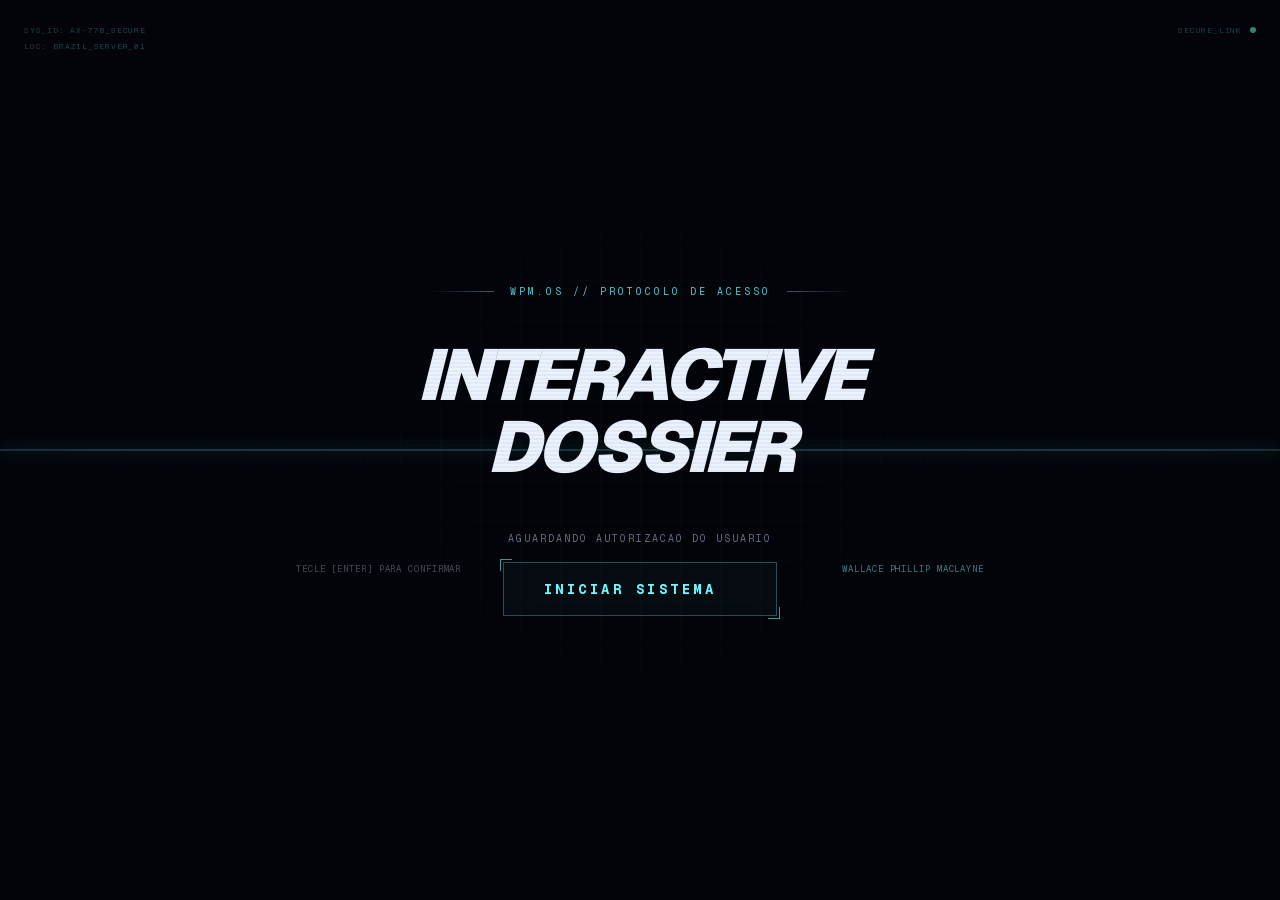
<file: index.html>
<!DOCTYPE html><html lang="pt-BR" translate="no" class="geist_a71539c9-module__T19VSG__variable geist_mono_8d43a2aa-module__8Li5zG__variable notranslate h-full antialiased"><head><meta charSet="utf-8"/><meta name="viewport" content="width=device-width, initial-scale=1"/><link rel="preload" href="/_next/static/media/797e433ab948586e-s.p.0.q-h669a_dqa.woff2" as="font" crossorigin="" type="font/woff2"/><link rel="preload" href="/_next/static/media/caa3a2e1cccd8315-s.p.16t1db8_9y2o~.woff2" as="font" crossorigin="" type="font/woff2"/><link rel="stylesheet" href="/_next/static/chunks/12eqcy9iph8if.css" data-precedence="next"/><link rel="preload" as="script" fetchPriority="low" href="/_next/static/chunks/11n40mn7j1~63.js"/><script src="/_next/static/chunks/0h2d7u7pw8jb6.js" async=""></script><script src="/_next/static/chunks/0ss2wcxd7g8xs.js" async=""></script><script src="/_next/static/chunks/0ljjnck5ohosw.js" async=""></script><script src="/_next/static/chunks/13.e57r-v69_p.js" async=""></script><script src="/_next/static/chunks/0.h~90f0sdwwn.js" async=""></script><script src="/_next/static/chunks/turbopack-0r7y1dw8263rt.js" async=""></script><script src="/_next/static/chunks/02noyhbm_2ves.js" async=""></script><script src="/_next/static/chunks/0db~xpz94m5nm.js" async=""></script><script src="/_next/static/chunks/0f~lzdw5puibt.js" async=""></script><script src="/_next/static/chunks/03vmb3if.8fyn.js" async=""></script><script src="/_next/static/chunks/0c-l1e7se64zc.js" async=""></script><script src="/_next/static/chunks/0z11ixhhohd-1.js" async=""></script><script src="/_next/static/chunks/0-rhfuvsv3g99.js" async=""></script><meta name="next-size-adjust" content=""/><title>WPM.OS - Wallace Phillip Maclayne | Interactive Portfolio</title><meta name="description" content="Interactive portfolio system by Wallace Phillip Maclayne, combining product thinking, operations, UX, and web systems built from real constraints."/><meta name="application-name" content="WPM.OS"/><link rel="author" href="https://wpmsmartwonkey.me"/><meta name="author" content="Wallace Phillip Maclayne"/><meta name="keywords" content="Wallace Phillip Maclayne,WPM.OS,portfolio,creative developer,front-end,UX,motion design,WebGL,React,Next.js"/><meta name="creator" content="Wallace Phillip Maclayne"/><meta name="publisher" content="Wallace Phillip Maclayne"/><meta name="robots" content="index, follow"/><meta name="googlebot" content="index, follow, max-video-preview:-1, max-image-preview:large, max-snippet:-1"/><meta name="google" content="notranslate"/><link rel="canonical" href="https://wpmsmartwonkey.me/"/><meta property="og:title" content="WPM.OS - Wallace Phillip Maclayne"/><meta property="og:description" content="Interactive portfolio system by Wallace Phillip Maclayne, combining product thinking, operations, UX, and web systems built from real constraints."/><meta property="og:url" content="https://wpmsmartwonkey.me/"/><meta property="og:site_name" content="WPM.OS"/><meta property="og:locale" content="en_US"/><meta property="og:image" content="https://wpmsmartwonkey.me/project-livro-cover-og.jpg"/><meta property="og:image:width" content="1200"/><meta property="og:image:height" content="630"/><meta property="og:image:alt" content="WPM.OS portfolio featured work preview"/><meta property="og:type" content="website"/><meta name="twitter:card" content="summary_large_image"/><meta name="twitter:title" content="WPM.OS - Wallace Phillip Maclayne"/><meta name="twitter:description" content="Interactive portfolio system by Wallace Phillip Maclayne, combining product thinking, operations, UX, and web systems built from real constraints."/><meta name="twitter:image" content="https://wpmsmartwonkey.me/project-livro-cover-og.jpg"/><link rel="icon" href="/favicon.ico?favicon.0x3dzn~oxb6tn.ico" sizes="256x256" type="image/x-icon"/><script src="/_next/static/chunks/03~yq9q893hmn.js" noModule=""></script></head><body translate="no" class="notranslate min-h-full bg-wpm-black text-wpm-white"><div hidden=""><!--$--><!--/$--></div><a href="#main-content" class="sr-only focus:not-sr-only focus:fixed focus:top-3 focus:left-3 focus:z-[60] font-mono text-xs text-wpm-cyan bg-wpm-black border border-wpm-purple/30 px-4 py-2 rounded-sm focus:outline-none focus:ring-2 focus:ring-wpm-purple/50 focus:ring-offset-2 focus:ring-offset-wpm-black">Ir para o conteúdo</a><script type="application/ld+json">{"@context":"https://schema.org","@type":"Person","name":"Wallace Phillip Maclayne","url":"https://wpmsmartwonkey.me","jobTitle":"Commercial Manager / Marketing Technologist","description":"Interactive portfolio system by Wallace Phillip Maclayne, combining product thinking, operations, UX, and web systems built from real constraints.","sameAs":["https://github.com/acewallthemac","https://www.linkedin.com/in/wpmaclayne/"],"knowsAbout":["Gestão de Equipes","Negociação Comercial","Trade Marketing","Visual Merchandising","Liderança Operacional","React","Next.js","TypeScript","Tailwind CSS","Supabase","PostgreSQL","PWA","Figma","UX Design","IA Generativa e LLMs","Testes Automatizados"],"mainEntityOfPage":"https://wpmsmartwonkey.me/"}</script><p class="sr-only" aria-live="polite" aria-atomic="true">Start screen ready.</p><main id="main-content" tabindex="-1" class="focus:outline-none"><div class="fixed inset-0 z-40 flex flex-col items-center justify-center overflow-hidden bg-[#02040a]"><div class="absolute inset-0 opacity-[0.04]" style="background-image:linear-gradient(rgba(116,247,255,0.4) 1px, transparent 1px), linear-gradient(90deg, rgba(116,247,255,0.4) 1px, transparent 1px);background-size:40px 40px"></div><div class="absolute inset-0 bg-[radial-gradient(circle_at_50%_50%,transparent_20%,#02040a_80%)]"></div><div class="absolute top-6 left-6 flex flex-col gap-1 text-wpm-cyan/40 font-mono text-[8px] uppercase tracking-widest"><span>SYS_ID: AX-77B_SECURE</span><span>LOC: BRAZIL_SERVER_01</span></div><div class="absolute top-6 right-6 flex items-center gap-2"><span class="font-mono text-[8px] text-wpm-cyan/40 uppercase tracking-widest animate-pulse">SECURE_LINK</span><div class="h-1.5 w-1.5 rounded-full bg-wpm-success"></div></div><div class="relative z-10 flex flex-col items-center max-w-3xl w-full px-6"><div class="flex items-center gap-4 mb-10 w-full justify-center opacity-80"><div class="h-px w-16 bg-gradient-to-r from-transparent to-wpm-cyan/50"></div><p class="font-mono text-[10px] tracking-[0.3em] uppercase text-wpm-cyan">WPM.OS // Protocolo de Acesso</p><div class="h-px w-16 bg-gradient-to-l from-transparent to-wpm-cyan/50"></div></div><h1 class="text-center font-sans text-5xl md:text-7xl font-black leading-none text-wpm-white tracking-tighter uppercase italic wpm-glitch" data-text="INTERACTIVE DOSSIER">INTERACTIVE DOSSIER</h1><div class="mt-12 flex flex-col items-center"><p class="font-mono text-[10px] uppercase tracking-[0.2em] text-wpm-muted mb-4">Aguardando autorizacao do usuario</p><button class="group relative flex items-center justify-center border border-wpm-cyan/30 bg-wpm-cyan/[0.03] px-10 py-4 cursor-pointer hover:bg-wpm-cyan/[0.08] transition-colors focus-visible:outline-none focus-visible:ring-2 focus-visible:ring-wpm-cyan/70"><div class="absolute -top-1 -left-1 h-3 w-3 border-t border-l border-wpm-cyan/60"></div><div class="absolute -bottom-1 -right-1 h-3 w-3 border-b border-r border-wpm-cyan/60"></div><span class="font-mono text-sm tracking-[0.25em] font-bold text-wpm-cyan group-hover:text-glow-cyan transition-all">INICIAR SISTEMA</span><span class="ml-3 font-mono text-sm font-bold text-wpm-cyan opacity-100">_</span></button></div><div class="absolute bottom-10 flex w-full justify-between px-10 text-[9px] font-mono text-wpm-gray uppercase tracking-widest"><span class="opacity-50">Tecle [ENTER] para confirmar</span><span class="opacity-50 text-wpm-cyan">Wallace Phillip Maclayne</span></div></div><div class="absolute left-0 right-0 h-[2px] bg-wpm-cyan/20 animate-scanline shadow-[0_0_15px_rgba(116,247,255,0.4)]"></div><div class="crt-overlay"></div><div class="crt-vignette"></div></div></main><!--$--><!--/$--><script src="/_next/static/chunks/11n40mn7j1~63.js" id="_R_" async=""></script><script>(self.__next_f=self.__next_f||[]).push([0])</script><script>self.__next_f.push([1,"1:\"$Sreact.fragment\"\n2:I[13862,[\"/_next/static/chunks/02noyhbm_2ves.js\",\"/_next/static/chunks/0db~xpz94m5nm.js\"],\"default\"]\n3:I[10357,[\"/_next/static/chunks/02noyhbm_2ves.js\",\"/_next/static/chunks/0db~xpz94m5nm.js\",\"/_next/static/chunks/0f~lzdw5puibt.js\"],\"default\"]\n4:I[73043,[\"/_next/static/chunks/02noyhbm_2ves.js\",\"/_next/static/chunks/0db~xpz94m5nm.js\"],\"default\"]\n5:I[76210,[\"/_next/static/chunks/02noyhbm_2ves.js\",\"/_next/static/chunks/0db~xpz94m5nm.js\",\"/_next/static/chunks/03vmb3if.8fyn.js\",\"/_next/static/chunks/0c-l1e7se64zc.js\"],\"default\"]\n6:I[58080,[\"/_next/static/chunks/02noyhbm_2ves.js\",\"/_next/static/chunks/0db~xpz94m5nm.js\"],\"default\"]\n7:I[6978,[\"/_next/static/chunks/02noyhbm_2ves.js\",\"/_next/static/chunks/0db~xpz94m5nm.js\"],\"ClientPageRoot\"]\n8:I[99200,[\"/_next/static/chunks/02noyhbm_2ves.js\",\"/_next/static/chunks/0db~xpz94m5nm.js\",\"/_next/static/chunks/0z11ixhhohd-1.js\",\"/_next/static/chunks/0c-l1e7se64zc.js\"],\"default\"]\nb:I[64690,[\"/_next/static/chunks/02noyhbm_2ves.js\",\"/_next/static/chunks/0db~xpz94m5nm.js\"],\"OutletBoundary\"]\nc:\"$Sreact.suspense\"\ne:I[64690,[\"/_next/static/chunks/02noyhbm_2ves.js\",\"/_next/static/chunks/0db~xpz94m5nm.js\"],\"ViewportBoundary\"]\n10:I[64690,[\"/_next/static/chunks/02noyhbm_2ves.js\",\"/_next/static/chunks/0db~xpz94m5nm.js\"],\"MetadataBoundary\"]\n12:I[49449,[\"/_next/static/chunks/02noyhbm_2ves.js\",\"/_next/static/chunks/0db~xpz94m5nm.js\",\"/_next/static/chunks/0-rhfuvsv3g99.js\"],\"default\"]\n:HL[\"/_next/static/chunks/12eqcy9iph8if.css\",\"style\"]\n:HL[\"/_next/static/media/797e433ab948586e-s.p.0.q-h669a_dqa.woff2\",\"font\",{\"crossOrigin\":\"\",\"type\":\"font/woff2\"}]\n:HL[\"/_next/static/media/caa3a2e1cccd8315-s.p.16t1db8_9y2o~.woff2\",\"font\",{\"crossOrigin\":\"\",\"type\":\"font/woff2\"}]\n"])</script><script>self.__next_f.push([1,"0:{\"P\":null,\"c\":[\"\",\"\"],\"q\":\"\",\"i\":false,\"f\":[[[\"\",{\"children\":[\"__PAGE__\",{}]},\"$undefined\",\"$undefined\",16],[[\"$\",\"$1\",\"c\",{\"children\":[[[\"$\",\"link\",\"0\",{\"rel\":\"stylesheet\",\"href\":\"/_next/static/chunks/12eqcy9iph8if.css\",\"precedence\":\"next\",\"crossOrigin\":\"$undefined\",\"nonce\":\"$undefined\"}],[\"$\",\"script\",\"script-0\",{\"src\":\"/_next/static/chunks/02noyhbm_2ves.js\",\"async\":true,\"nonce\":\"$undefined\"}],[\"$\",\"script\",\"script-1\",{\"src\":\"/_next/static/chunks/0db~xpz94m5nm.js\",\"async\":true,\"nonce\":\"$undefined\"}]],[\"$\",\"html\",null,{\"lang\":\"pt-BR\",\"translate\":\"no\",\"className\":\"geist_a71539c9-module__T19VSG__variable geist_mono_8d43a2aa-module__8Li5zG__variable notranslate h-full antialiased\",\"children\":[\"$\",\"body\",null,{\"translate\":\"no\",\"className\":\"notranslate min-h-full bg-wpm-black text-wpm-white\",\"children\":[[\"$\",\"a\",null,{\"href\":\"#main-content\",\"className\":\"sr-only focus:not-sr-only focus:fixed focus:top-3 focus:left-3 focus:z-[60] font-mono text-xs text-wpm-cyan bg-wpm-black border border-wpm-purple/30 px-4 py-2 rounded-sm focus:outline-none focus:ring-2 focus:ring-wpm-purple/50 focus:ring-offset-2 focus:ring-offset-wpm-black\",\"children\":\"Ir para o conteúdo\"}],[\"$\",\"script\",null,{\"type\":\"application/ld+json\",\"children\":\"{\\\"@context\\\":\\\"https://schema.org\\\",\\\"@type\\\":\\\"Person\\\",\\\"name\\\":\\\"Wallace Phillip Maclayne\\\",\\\"url\\\":\\\"https://wpmsmartwonkey.me\\\",\\\"jobTitle\\\":\\\"Commercial Manager / Marketing Technologist\\\",\\\"description\\\":\\\"Interactive portfolio system by Wallace Phillip Maclayne, combining product thinking, operations, UX, and web systems built from real constraints.\\\",\\\"sameAs\\\":[\\\"https://github.com/acewallthemac\\\",\\\"https://www.linkedin.com/in/wpmaclayne/\\\"],\\\"knowsAbout\\\":[\\\"Gestão de Equipes\\\",\\\"Negociação Comercial\\\",\\\"Trade Marketing\\\",\\\"Visual Merchandising\\\",\\\"Liderança Operacional\\\",\\\"React\\\",\\\"Next.js\\\",\\\"TypeScript\\\",\\\"Tailwind CSS\\\",\\\"Supabase\\\",\\\"PostgreSQL\\\",\\\"PWA\\\",\\\"Figma\\\",\\\"UX Design\\\",\\\"IA Generativa e LLMs\\\",\\\"Testes Automatizados\\\"],\\\"mainEntityOfPage\\\":\\\"https://wpmsmartwonkey.me/\\\"}\"}],[\"$\",\"$L2\",null,{\"parallelRouterKey\":\"children\",\"error\":\"$3\",\"errorStyles\":[],\"errorScripts\":[[\"$\",\"script\",\"script-0\",{\"src\":\"/_next/static/chunks/0f~lzdw5puibt.js\",\"async\":true}]],\"template\":[\"$\",\"$L4\",null,{}],\"templateStyles\":\"$undefined\",\"templateScripts\":\"$undefined\",\"notFound\":[[\"$\",\"$L5\",null,{}],[]],\"forbidden\":\"$undefined\",\"unauthorized\":\"$undefined\"}],[\"$\",\"$L6\",null,{}]]}]}]]}],{\"children\":[[\"$\",\"$1\",\"c\",{\"children\":[[\"$\",\"$L7\",null,{\"Component\":\"$8\",\"serverProvidedParams\":{\"searchParams\":{},\"params\":{},\"promises\":[\"$@9\",\"$@a\"]}}],[[\"$\",\"script\",\"script-0\",{\"src\":\"/_next/static/chunks/0z11ixhhohd-1.js\",\"async\":true,\"nonce\":\"$undefined\"}],[\"$\",\"script\",\"script-1\",{\"src\":\"/_next/static/chunks/0c-l1e7se64zc.js\",\"async\":true,\"nonce\":\"$undefined\"}]],[\"$\",\"$Lb\",null,{\"children\":[\"$\",\"$c\",null,{\"name\":\"Next.MetadataOutlet\",\"children\":\"$@d\"}]}]]}],{},null,false,null]},null,false,null],[\"$\",\"$1\",\"h\",{\"children\":[null,[\"$\",\"$Le\",null,{\"children\":\"$Lf\"}],[\"$\",\"div\",null,{\"hidden\":true,\"children\":[\"$\",\"$L10\",null,{\"children\":[\"$\",\"$c\",null,{\"name\":\"Next.Metadata\",\"children\":\"$L11\"}]}]}],[\"$\",\"meta\",null,{\"name\":\"next-size-adjust\",\"content\":\"\"}]]}],false]],\"m\":\"$undefined\",\"G\":[\"$12\",[[\"$\",\"link\",\"0\",{\"rel\":\"stylesheet\",\"href\":\"/_next/static/chunks/12eqcy9iph8if.css\",\"precedence\":\"next\",\"crossOrigin\":\"$undefined\",\"nonce\":\"$undefined\"}]]],\"S\":true,\"h\":null,\"s\":\"$undefined\",\"l\":\"$undefined\",\"p\":\"$undefined\",\"d\":\"$undefined\",\"b\":\"dKsdw8HbYvzYkblWJy-wK\"}\n"])</script><script>self.__next_f.push([1,"9:{}\na:\"$0:f:0:1:1:children:0:props:children:0:props:serverProvidedParams:params\"\n"])</script><script>self.__next_f.push([1,"f:[[\"$\",\"meta\",\"0\",{\"charSet\":\"utf-8\"}],[\"$\",\"meta\",\"1\",{\"name\":\"viewport\",\"content\":\"width=device-width, initial-scale=1\"}]]\n"])</script><script>self.__next_f.push([1,"13:I[39561,[\"/_next/static/chunks/02noyhbm_2ves.js\",\"/_next/static/chunks/0db~xpz94m5nm.js\"],\"IconMark\"]\nd:null\n"])</script><script>self.__next_f.push([1,"11:[[\"$\",\"title\",\"0\",{\"children\":\"WPM.OS - Wallace Phillip Maclayne | Interactive Portfolio\"}],[\"$\",\"meta\",\"1\",{\"name\":\"description\",\"content\":\"Interactive portfolio system by Wallace Phillip Maclayne, combining product thinking, operations, UX, and web systems built from real constraints.\"}],[\"$\",\"meta\",\"2\",{\"name\":\"application-name\",\"content\":\"WPM.OS\"}],[\"$\",\"link\",\"3\",{\"rel\":\"author\",\"href\":\"https://wpmsmartwonkey.me\"}],[\"$\",\"meta\",\"4\",{\"name\":\"author\",\"content\":\"Wallace Phillip Maclayne\"}],[\"$\",\"meta\",\"5\",{\"name\":\"keywords\",\"content\":\"Wallace Phillip Maclayne,WPM.OS,portfolio,creative developer,front-end,UX,motion design,WebGL,React,Next.js\"}],[\"$\",\"meta\",\"6\",{\"name\":\"creator\",\"content\":\"Wallace Phillip Maclayne\"}],[\"$\",\"meta\",\"7\",{\"name\":\"publisher\",\"content\":\"Wallace Phillip Maclayne\"}],[\"$\",\"meta\",\"8\",{\"name\":\"robots\",\"content\":\"index, follow\"}],[\"$\",\"meta\",\"9\",{\"name\":\"googlebot\",\"content\":\"index, follow, max-video-preview:-1, max-image-preview:large, max-snippet:-1\"}],[\"$\",\"meta\",\"10\",{\"name\":\"google\",\"content\":\"notranslate\"}],[\"$\",\"link\",\"11\",{\"rel\":\"canonical\",\"href\":\"https://wpmsmartwonkey.me/\"}],[\"$\",\"meta\",\"12\",{\"property\":\"og:title\",\"content\":\"WPM.OS - Wallace Phillip Maclayne\"}],[\"$\",\"meta\",\"13\",{\"property\":\"og:description\",\"content\":\"Interactive portfolio system by Wallace Phillip Maclayne, combining product thinking, operations, UX, and web systems built from real constraints.\"}],[\"$\",\"meta\",\"14\",{\"property\":\"og:url\",\"content\":\"https://wpmsmartwonkey.me/\"}],[\"$\",\"meta\",\"15\",{\"property\":\"og:site_name\",\"content\":\"WPM.OS\"}],[\"$\",\"meta\",\"16\",{\"property\":\"og:locale\",\"content\":\"en_US\"}],[\"$\",\"meta\",\"17\",{\"property\":\"og:image\",\"content\":\"https://wpmsmartwonkey.me/project-livro-cover-og.jpg\"}],[\"$\",\"meta\",\"18\",{\"property\":\"og:image:width\",\"content\":\"1200\"}],[\"$\",\"meta\",\"19\",{\"property\":\"og:image:height\",\"content\":\"630\"}],[\"$\",\"meta\",\"20\",{\"property\":\"og:image:alt\",\"content\":\"WPM.OS portfolio featured work preview\"}],[\"$\",\"meta\",\"21\",{\"property\":\"og:type\",\"content\":\"website\"}],[\"$\",\"meta\",\"22\",{\"name\":\"twitter:card\",\"content\":\"summary_large_image\"}],[\"$\",\"meta\",\"23\",{\"name\":\"twitter:title\",\"content\":\"WPM.OS - Wallace Phillip Maclayne\"}],[\"$\",\"meta\",\"24\",{\"name\":\"twitter:description\",\"content\":\"Interactive portfolio system by Wallace Phillip Maclayne, combining product thinking, operations, UX, and web systems built from real constraints.\"}],[\"$\",\"meta\",\"25\",{\"name\":\"twitter:image\",\"content\":\"https://wpmsmartwonkey.me/project-livro-cover-og.jpg\"}],[\"$\",\"link\",\"26\",{\"rel\":\"icon\",\"href\":\"/favicon.ico?favicon.0x3dzn~oxb6tn.ico\",\"sizes\":\"256x256\",\"type\":\"image/x-icon\"}],[\"$\",\"$L13\",\"27\",{}]]\n"])</script></body></html>
</file>
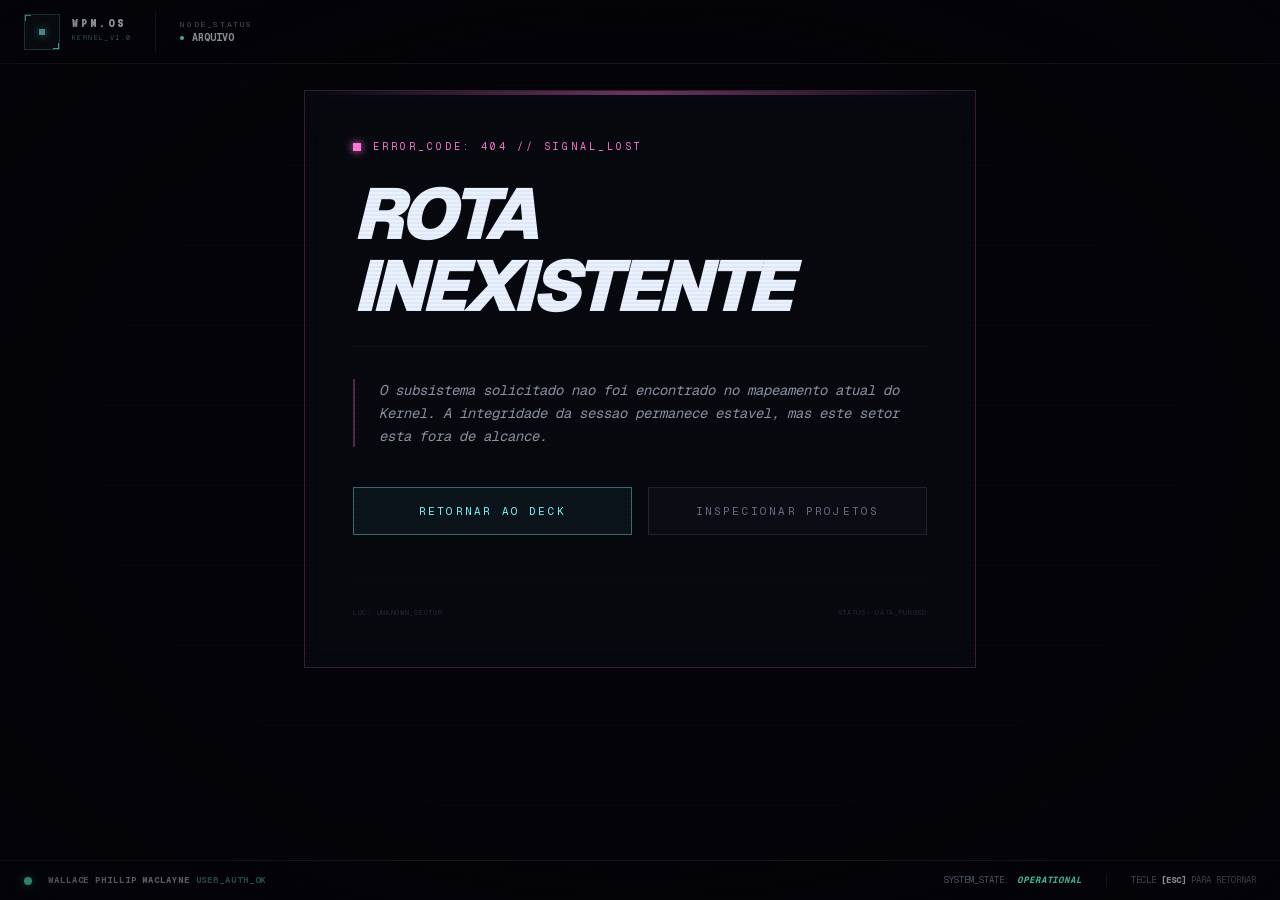
<file: 404/index.html>
<!DOCTYPE html><html lang="pt-BR" translate="no" class="geist_a71539c9-module__T19VSG__variable geist_mono_8d43a2aa-module__8Li5zG__variable notranslate h-full antialiased"><head><meta charSet="utf-8"/><meta name="viewport" content="width=device-width, initial-scale=1"/><link rel="stylesheet" href="/_next/static/chunks/12eqcy9iph8if.css" data-precedence="next"/><link rel="preload" as="script" fetchPriority="low" href="/_next/static/chunks/11n40mn7j1~63.js"/><script src="/_next/static/chunks/0h2d7u7pw8jb6.js" async=""></script><script src="/_next/static/chunks/0ss2wcxd7g8xs.js" async=""></script><script src="/_next/static/chunks/0ljjnck5ohosw.js" async=""></script><script src="/_next/static/chunks/13.e57r-v69_p.js" async=""></script><script src="/_next/static/chunks/0.h~90f0sdwwn.js" async=""></script><script src="/_next/static/chunks/turbopack-0r7y1dw8263rt.js" async=""></script><script src="/_next/static/chunks/02noyhbm_2ves.js" async=""></script><script src="/_next/static/chunks/0db~xpz94m5nm.js" async=""></script><script src="/_next/static/chunks/0f~lzdw5puibt.js" async=""></script><script src="/_next/static/chunks/03vmb3if.8fyn.js" async=""></script><script src="/_next/static/chunks/0c-l1e7se64zc.js" async=""></script><script src="/_next/static/chunks/0-rhfuvsv3g99.js" async=""></script><meta name="robots" content="noindex"/><meta name="next-size-adjust" content=""/><title>WPM.OS - Wallace Phillip Maclayne | Interactive Portfolio</title><meta name="description" content="Interactive portfolio system by Wallace Phillip Maclayne, combining product thinking, operations, UX, and web systems built from real constraints."/><meta name="application-name" content="WPM.OS"/><link rel="author" href="https://wpmsmartwonkey.me"/><meta name="author" content="Wallace Phillip Maclayne"/><meta name="keywords" content="Wallace Phillip Maclayne,WPM.OS,portfolio,creative developer,front-end,UX,motion design,WebGL,React,Next.js"/><meta name="creator" content="Wallace Phillip Maclayne"/><meta name="publisher" content="Wallace Phillip Maclayne"/><meta name="robots" content="index, follow"/><meta name="googlebot" content="index, follow, max-video-preview:-1, max-image-preview:large, max-snippet:-1"/><meta name="google" content="notranslate"/><link rel="canonical" href="https://wpmsmartwonkey.me/"/><meta property="og:title" content="WPM.OS - Wallace Phillip Maclayne"/><meta property="og:description" content="Interactive portfolio system by Wallace Phillip Maclayne, combining product thinking, operations, UX, and web systems built from real constraints."/><meta property="og:url" content="https://wpmsmartwonkey.me/"/><meta property="og:site_name" content="WPM.OS"/><meta property="og:locale" content="en_US"/><meta property="og:image" content="https://wpmsmartwonkey.me/project-livro-cover-og.jpg"/><meta property="og:image:width" content="1200"/><meta property="og:image:height" content="630"/><meta property="og:image:alt" content="WPM.OS portfolio featured work preview"/><meta property="og:type" content="website"/><meta name="twitter:card" content="summary_large_image"/><meta name="twitter:title" content="WPM.OS - Wallace Phillip Maclayne"/><meta name="twitter:description" content="Interactive portfolio system by Wallace Phillip Maclayne, combining product thinking, operations, UX, and web systems built from real constraints."/><meta name="twitter:image" content="https://wpmsmartwonkey.me/project-livro-cover-og.jpg"/><link rel="icon" href="/favicon.ico?favicon.0x3dzn~oxb6tn.ico" sizes="256x256" type="image/x-icon"/><script src="/_next/static/chunks/03~yq9q893hmn.js" noModule=""></script></head><body translate="no" class="notranslate min-h-full bg-wpm-black text-wpm-white"><div hidden=""><!--$--><!--/$--></div><a href="#main-content" class="sr-only focus:not-sr-only focus:fixed focus:top-3 focus:left-3 focus:z-[60] font-mono text-xs text-wpm-cyan bg-wpm-black border border-wpm-purple/30 px-4 py-2 rounded-sm focus:outline-none focus:ring-2 focus:ring-wpm-purple/50 focus:ring-offset-2 focus:ring-offset-wpm-black">Ir para o conteúdo</a><script type="application/ld+json">{"@context":"https://schema.org","@type":"Person","name":"Wallace Phillip Maclayne","url":"https://wpmsmartwonkey.me","jobTitle":"Commercial Manager / Marketing Technologist","description":"Interactive portfolio system by Wallace Phillip Maclayne, combining product thinking, operations, UX, and web systems built from real constraints.","sameAs":["https://github.com/acewallthemac","https://www.linkedin.com/in/wpmaclayne/"],"knowsAbout":["Gestão de Equipes","Negociação Comercial","Trade Marketing","Visual Merchandising","Liderança Operacional","React","Next.js","TypeScript","Tailwind CSS","Supabase","PostgreSQL","PWA","Figma","UX Design","IA Generativa e LLMs","Testes Automatizados"],"mainEntityOfPage":"https://wpmsmartwonkey.me/"}</script><div class="min-h-screen bg-wpm-black relative"><div class="pointer-events-none fixed inset-0 z-0 opacity-[0.025]" style="background-image:linear-gradient(rgba(108,77,255,0.5) 1px, transparent 1px), linear-gradient(90deg, rgba(108,77,255,0.5) 1px, transparent 1px);background-size:80px 80px"></div><header class="fixed top-0 left-0 right-0 z-30 h-16 bg-[#050509]/90 backdrop-blur-xl border-b border-white/[0.08]"><div class="mx-auto h-full flex items-center justify-between px-6"><div class="flex items-center gap-6"><a class="flex items-center gap-3 group" href="/"><div class="relative flex h-9 w-9 items-center justify-center border border-wpm-cyan/30 bg-wpm-cyan/5"><div class="h-1.5 w-1.5 bg-wpm-cyan shadow-[0_0_8px_rgba(116,247,255,0.8)]"></div><div class="absolute top-0 left-0 h-1.5 w-1.5 border-t border-l border-wpm-cyan"></div><div class="absolute bottom-0 right-0 h-1.5 w-1.5 border-b border-r border-wpm-cyan"></div></div><div class="flex flex-col"><span class="font-mono text-[10px] font-black tracking-[0.3em] text-wpm-white leading-none">WPM.OS</span><span class="font-mono text-[7px] text-wpm-cyan/50 tracking-[0.2em] mt-1 uppercase">KERNEL_V1.0</span></div></a><div class="hidden h-10 w-px bg-white/10 sm:block"></div><div class="hidden flex-col sm:flex"><span class="font-mono text-[8px] uppercase tracking-[0.2em] text-wpm-muted">NODE_STATUS</span><div class="flex items-center gap-2"><div class="h-1 w-1 rounded-full bg-wpm-success animate-pulse"></div><span class="font-mono text-[10px] uppercase font-bold text-wpm-white/80">ARQUIVO</span></div></div></div></div></header><footer class="fixed bottom-0 left-0 right-0 z-30 hidden h-10 items-center justify-between border-t border-white/[0.08] bg-[#050509]/90 px-6 backdrop-blur-md md:flex"><div class="flex items-center gap-4"><div class="h-2 w-2 rounded-full bg-wpm-success shadow-[0_0_8px_rgba(91,255,199,0.5)]"></div><span class="font-mono text-[9px] text-wpm-white/60 uppercase tracking-widest font-bold">Wallace Phillip Maclayne<!-- --> <span class="text-wpm-cyan/40">USER_AUTH_OK</span></span></div><div class="flex items-center gap-6"><div class="flex items-center gap-2"><span class="font-mono text-[9px] text-wpm-muted uppercase">SYSTEM_STATE:</span><span class="font-mono text-[9px] text-wpm-success font-bold uppercase tracking-widest italic animate-pulse">OPERATIONAL</span></div><span class="font-mono text-[9px] text-wpm-muted border-l border-white/10 pl-6">TECLE <span class="text-wpm-white font-bold">[ESC]</span> PARA RETORNAR</span></div></footer><main id="main-content" tabindex="-1" class="pt-16 pb-16 min-h-screen focus:outline-none relative z-10"><div class="relative w-full overflow-hidden"><div class="w-full" style="opacity:1;transform:none"><div class="flex flex-col items-center justify-center min-h-[70vh] px-6"><div class="relative border border-wpm-experimental/20 bg-[#0a0d14]/60 p-8 md:p-12 max-w-2xl w-full backdrop-blur-md overflow-hidden"><div class="absolute top-0 left-0 w-full h-1 bg-gradient-to-r from-transparent via-wpm-experimental/40 to-transparent"></div><div class="flex items-center gap-3 mb-6"><div class="h-2 w-2 bg-wpm-experimental animate-pulse shadow-[0_0_8px_#FF7AD9]"></div><span class="font-mono text-[10px] uppercase tracking-[0.3em] text-wpm-experimental">Error_Code: 404 // Signal_Lost</span></div><h1 class="font-sans text-5xl md:text-7xl font-black uppercase italic tracking-tighter text-wpm-white mb-6 wpm-glitch" data-text="ROTA INEXISTENTE">ROTA INEXISTENTE</h1><div class="h-px w-full bg-white/5 mb-8"></div><p class="font-mono text-sm leading-relaxed text-wpm-gray mb-10 border-l-2 border-wpm-experimental/30 pl-6 italic">O subsistema solicitado nao foi encontrado no mapeamento atual do Kernel. A integridade da sessao permanece estavel, mas este setor esta fora de alcance.</p><div class="grid sm:grid-cols-2 gap-4"><a class="wpm-btn-ripple flex min-h-12 items-center justify-center border border-wpm-cyan/40 bg-wpm-cyan/[0.05] font-mono text-[11px] uppercase tracking-[0.2em] text-wpm-cyan transition-all hover:bg-wpm-cyan/10" href="/console/">Retornar ao Deck</a><a class="wpm-btn-ripple flex min-h-12 items-center justify-center border border-white/10 bg-white/[0.02] font-mono text-[11px] uppercase tracking-[0.2em] text-wpm-muted hover:text-wpm-white transition-all" href="/projects/">Inspecionar Projetos</a></div><div class="mt-12 pt-6 border-t border-white/5 flex justify-between items-center opacity-30"><span class="font-mono text-[7px] uppercase tracking-widest text-wpm-muted">Loc: Unknown_Sector</span><span class="font-mono text-[7px] uppercase tracking-widest text-wpm-muted">Status: Data_Purged</span></div></div></div></div></div></main><!--$!--><template data-dgst="BAILOUT_TO_CLIENT_SIDE_RENDERING"></template><!--/$--><a class="fixed bottom-14 right-6 z-40 flex h-14 w-14 items-center justify-center border border-wpm-cyan/40 bg-wpm-black/90 text-wpm-cyan shadow-[0_0_30px_rgba(116,247,255,0.2)] backdrop-blur-lg hover:bg-wpm-cyan hover:text-wpm-black transition-all active:scale-90 lg:hidden" aria-label="Voltar ao console" href="/console/"><span class="font-mono text-xl font-black italic">&lt;</span></a><div class="crt-overlay pointer-events-none"></div><div class="crt-vignette pointer-events-none"></div></div><!--$--><!--/$--><script src="/_next/static/chunks/11n40mn7j1~63.js" id="_R_" async=""></script><script>(self.__next_f=self.__next_f||[]).push([0])</script><script>self.__next_f.push([1,"1:\"$Sreact.fragment\"\n2:I[13862,[\"/_next/static/chunks/02noyhbm_2ves.js\",\"/_next/static/chunks/0db~xpz94m5nm.js\"],\"default\"]\n3:I[10357,[\"/_next/static/chunks/02noyhbm_2ves.js\",\"/_next/static/chunks/0db~xpz94m5nm.js\",\"/_next/static/chunks/0f~lzdw5puibt.js\"],\"default\"]\n4:I[73043,[\"/_next/static/chunks/02noyhbm_2ves.js\",\"/_next/static/chunks/0db~xpz94m5nm.js\"],\"default\"]\n5:I[76210,[\"/_next/static/chunks/02noyhbm_2ves.js\",\"/_next/static/chunks/0db~xpz94m5nm.js\",\"/_next/static/chunks/03vmb3if.8fyn.js\",\"/_next/static/chunks/0c-l1e7se64zc.js\"],\"default\"]\n6:I[58080,[\"/_next/static/chunks/02noyhbm_2ves.js\",\"/_next/static/chunks/0db~xpz94m5nm.js\"],\"default\"]\n7:I[6978,[\"/_next/static/chunks/02noyhbm_2ves.js\",\"/_next/static/chunks/0db~xpz94m5nm.js\"],\"ClientPageRoot\"]\na:I[64690,[\"/_next/static/chunks/02noyhbm_2ves.js\",\"/_next/static/chunks/0db~xpz94m5nm.js\"],\"OutletBoundary\"]\nb:\"$Sreact.suspense\"\ne:I[64690,[\"/_next/static/chunks/02noyhbm_2ves.js\",\"/_next/static/chunks/0db~xpz94m5nm.js\"],\"ViewportBoundary\"]\n10:I[64690,[\"/_next/static/chunks/02noyhbm_2ves.js\",\"/_next/static/chunks/0db~xpz94m5nm.js\"],\"MetadataBoundary\"]\n12:I[49449,[\"/_next/static/chunks/02noyhbm_2ves.js\",\"/_next/static/chunks/0db~xpz94m5nm.js\",\"/_next/static/chunks/0-rhfuvsv3g99.js\"],\"default\"]\n:HL[\"/_next/static/chunks/12eqcy9iph8if.css\",\"style\"]\n"])</script><script>self.__next_f.push([1,"0:{\"P\":null,\"c\":[\"\",\"_not-found\",\"\"],\"q\":\"\",\"i\":false,\"f\":[[[\"\",{\"children\":[\"/_not-found\",{\"children\":[\"__PAGE__\",{}]}]},\"$undefined\",\"$undefined\",16],[[\"$\",\"$1\",\"c\",{\"children\":[[[\"$\",\"link\",\"0\",{\"rel\":\"stylesheet\",\"href\":\"/_next/static/chunks/12eqcy9iph8if.css\",\"precedence\":\"next\",\"crossOrigin\":\"$undefined\",\"nonce\":\"$undefined\"}],[\"$\",\"script\",\"script-0\",{\"src\":\"/_next/static/chunks/02noyhbm_2ves.js\",\"async\":true,\"nonce\":\"$undefined\"}],[\"$\",\"script\",\"script-1\",{\"src\":\"/_next/static/chunks/0db~xpz94m5nm.js\",\"async\":true,\"nonce\":\"$undefined\"}]],[\"$\",\"html\",null,{\"lang\":\"pt-BR\",\"translate\":\"no\",\"className\":\"geist_a71539c9-module__T19VSG__variable geist_mono_8d43a2aa-module__8Li5zG__variable notranslate h-full antialiased\",\"children\":[\"$\",\"body\",null,{\"translate\":\"no\",\"className\":\"notranslate min-h-full bg-wpm-black text-wpm-white\",\"children\":[[\"$\",\"a\",null,{\"href\":\"#main-content\",\"className\":\"sr-only focus:not-sr-only focus:fixed focus:top-3 focus:left-3 focus:z-[60] font-mono text-xs text-wpm-cyan bg-wpm-black border border-wpm-purple/30 px-4 py-2 rounded-sm focus:outline-none focus:ring-2 focus:ring-wpm-purple/50 focus:ring-offset-2 focus:ring-offset-wpm-black\",\"children\":\"Ir para o conteúdo\"}],[\"$\",\"script\",null,{\"type\":\"application/ld+json\",\"children\":\"{\\\"@context\\\":\\\"https://schema.org\\\",\\\"@type\\\":\\\"Person\\\",\\\"name\\\":\\\"Wallace Phillip Maclayne\\\",\\\"url\\\":\\\"https://wpmsmartwonkey.me\\\",\\\"jobTitle\\\":\\\"Commercial Manager / Marketing Technologist\\\",\\\"description\\\":\\\"Interactive portfolio system by Wallace Phillip Maclayne, combining product thinking, operations, UX, and web systems built from real constraints.\\\",\\\"sameAs\\\":[\\\"https://github.com/acewallthemac\\\",\\\"https://www.linkedin.com/in/wpmaclayne/\\\"],\\\"knowsAbout\\\":[\\\"Gestão de Equipes\\\",\\\"Negociação Comercial\\\",\\\"Trade Marketing\\\",\\\"Visual Merchandising\\\",\\\"Liderança Operacional\\\",\\\"React\\\",\\\"Next.js\\\",\\\"TypeScript\\\",\\\"Tailwind CSS\\\",\\\"Supabase\\\",\\\"PostgreSQL\\\",\\\"PWA\\\",\\\"Figma\\\",\\\"UX Design\\\",\\\"IA Generativa e LLMs\\\",\\\"Testes Automatizados\\\"],\\\"mainEntityOfPage\\\":\\\"https://wpmsmartwonkey.me/\\\"}\"}],[\"$\",\"$L2\",null,{\"parallelRouterKey\":\"children\",\"error\":\"$3\",\"errorStyles\":[],\"errorScripts\":[[\"$\",\"script\",\"script-0\",{\"src\":\"/_next/static/chunks/0f~lzdw5puibt.js\",\"async\":true}]],\"template\":[\"$\",\"$L4\",null,{}],\"templateStyles\":\"$undefined\",\"templateScripts\":\"$undefined\",\"notFound\":[[\"$\",\"$L5\",null,{}],[]],\"forbidden\":\"$undefined\",\"unauthorized\":\"$undefined\"}],[\"$\",\"$L6\",null,{}]]}]}]]}],{\"children\":[[\"$\",\"$1\",\"c\",{\"children\":[null,[\"$\",\"$L2\",null,{\"parallelRouterKey\":\"children\",\"error\":\"$undefined\",\"errorStyles\":\"$undefined\",\"errorScripts\":\"$undefined\",\"template\":[\"$\",\"$L4\",null,{}],\"templateStyles\":\"$undefined\",\"templateScripts\":\"$undefined\",\"notFound\":\"$undefined\",\"forbidden\":\"$undefined\",\"unauthorized\":\"$undefined\"}]]}],{\"children\":[[\"$\",\"$1\",\"c\",{\"children\":[[\"$\",\"$L7\",null,{\"Component\":\"$5\",\"serverProvidedParams\":{\"searchParams\":{},\"params\":{},\"promises\":[\"$@8\",\"$@9\"]}}],[[\"$\",\"script\",\"script-0\",{\"src\":\"/_next/static/chunks/03vmb3if.8fyn.js\",\"async\":true,\"nonce\":\"$undefined\"}],[\"$\",\"script\",\"script-1\",{\"src\":\"/_next/static/chunks/0c-l1e7se64zc.js\",\"async\":true,\"nonce\":\"$undefined\"}]],[\"$\",\"$La\",null,{\"children\":[\"$\",\"$b\",null,{\"name\":\"Next.MetadataOutlet\",\"children\":\"$@c\"}]}]]}],{},null,false,null]},null,false,\"$@d\"]},null,false,null],[\"$\",\"$1\",\"h\",{\"children\":[[\"$\",\"meta\",null,{\"name\":\"robots\",\"content\":\"noindex\"}],[\"$\",\"$Le\",null,{\"children\":\"$Lf\"}],[\"$\",\"div\",null,{\"hidden\":true,\"children\":[\"$\",\"$L10\",null,{\"children\":[\"$\",\"$b\",null,{\"name\":\"Next.Metadata\",\"children\":\"$L11\"}]}]}],[\"$\",\"meta\",null,{\"name\":\"next-size-adjust\",\"content\":\"\"}]]}],false]],\"m\":\"$undefined\",\"G\":[\"$12\",[[\"$\",\"link\",\"0\",{\"rel\":\"stylesheet\",\"href\":\"/_next/static/chunks/12eqcy9iph8if.css\",\"precedence\":\"next\",\"crossOrigin\":\"$undefined\",\"nonce\":\"$undefined\"}]]],\"S\":true,\"h\":null,\"s\":\"$undefined\",\"l\":\"$undefined\",\"p\":\"$undefined\",\"d\":\"$undefined\",\"b\":\"dKsdw8HbYvzYkblWJy-wK\"}\n"])</script><script>self.__next_f.push([1,"13:[]\nd:\"$W13\"\n8:{}\n9:\"$0:f:0:1:1:children:1:children:0:props:children:0:props:serverProvidedParams:params\"\n"])</script><script>self.__next_f.push([1,"f:[[\"$\",\"meta\",\"0\",{\"charSet\":\"utf-8\"}],[\"$\",\"meta\",\"1\",{\"name\":\"viewport\",\"content\":\"width=device-width, initial-scale=1\"}]]\n"])</script><script>self.__next_f.push([1,"14:I[39561,[\"/_next/static/chunks/02noyhbm_2ves.js\",\"/_next/static/chunks/0db~xpz94m5nm.js\"],\"IconMark\"]\nc:null\n"])</script><script>self.__next_f.push([1,"11:[[\"$\",\"title\",\"0\",{\"children\":\"WPM.OS - Wallace Phillip Maclayne | Interactive Portfolio\"}],[\"$\",\"meta\",\"1\",{\"name\":\"description\",\"content\":\"Interactive portfolio system by Wallace Phillip Maclayne, combining product thinking, operations, UX, and web systems built from real constraints.\"}],[\"$\",\"meta\",\"2\",{\"name\":\"application-name\",\"content\":\"WPM.OS\"}],[\"$\",\"link\",\"3\",{\"rel\":\"author\",\"href\":\"https://wpmsmartwonkey.me\"}],[\"$\",\"meta\",\"4\",{\"name\":\"author\",\"content\":\"Wallace Phillip Maclayne\"}],[\"$\",\"meta\",\"5\",{\"name\":\"keywords\",\"content\":\"Wallace Phillip Maclayne,WPM.OS,portfolio,creative developer,front-end,UX,motion design,WebGL,React,Next.js\"}],[\"$\",\"meta\",\"6\",{\"name\":\"creator\",\"content\":\"Wallace Phillip Maclayne\"}],[\"$\",\"meta\",\"7\",{\"name\":\"publisher\",\"content\":\"Wallace Phillip Maclayne\"}],[\"$\",\"meta\",\"8\",{\"name\":\"robots\",\"content\":\"index, follow\"}],[\"$\",\"meta\",\"9\",{\"name\":\"googlebot\",\"content\":\"index, follow, max-video-preview:-1, max-image-preview:large, max-snippet:-1\"}],[\"$\",\"meta\",\"10\",{\"name\":\"google\",\"content\":\"notranslate\"}],[\"$\",\"link\",\"11\",{\"rel\":\"canonical\",\"href\":\"https://wpmsmartwonkey.me/\"}],[\"$\",\"meta\",\"12\",{\"property\":\"og:title\",\"content\":\"WPM.OS - Wallace Phillip Maclayne\"}],[\"$\",\"meta\",\"13\",{\"property\":\"og:description\",\"content\":\"Interactive portfolio system by Wallace Phillip Maclayne, combining product thinking, operations, UX, and web systems built from real constraints.\"}],[\"$\",\"meta\",\"14\",{\"property\":\"og:url\",\"content\":\"https://wpmsmartwonkey.me/\"}],[\"$\",\"meta\",\"15\",{\"property\":\"og:site_name\",\"content\":\"WPM.OS\"}],[\"$\",\"meta\",\"16\",{\"property\":\"og:locale\",\"content\":\"en_US\"}],[\"$\",\"meta\",\"17\",{\"property\":\"og:image\",\"content\":\"https://wpmsmartwonkey.me/project-livro-cover-og.jpg\"}],[\"$\",\"meta\",\"18\",{\"property\":\"og:image:width\",\"content\":\"1200\"}],[\"$\",\"meta\",\"19\",{\"property\":\"og:image:height\",\"content\":\"630\"}],[\"$\",\"meta\",\"20\",{\"property\":\"og:image:alt\",\"content\":\"WPM.OS portfolio featured work preview\"}],[\"$\",\"meta\",\"21\",{\"property\":\"og:type\",\"content\":\"website\"}],[\"$\",\"meta\",\"22\",{\"name\":\"twitter:card\",\"content\":\"summary_large_image\"}],[\"$\",\"meta\",\"23\",{\"name\":\"twitter:title\",\"content\":\"WPM.OS - Wallace Phillip Maclayne\"}],[\"$\",\"meta\",\"24\",{\"name\":\"twitter:description\",\"content\":\"Interactive portfolio system by Wallace Phillip Maclayne, combining product thinking, operations, UX, and web systems built from real constraints.\"}],[\"$\",\"meta\",\"25\",{\"name\":\"twitter:image\",\"content\":\"https://wpmsmartwonkey.me/project-livro-cover-og.jpg\"}],[\"$\",\"link\",\"26\",{\"rel\":\"icon\",\"href\":\"/favicon.ico?favicon.0x3dzn~oxb6tn.ico\",\"sizes\":\"256x256\",\"type\":\"image/x-icon\"}],[\"$\",\"$L14\",\"27\",{}]]\n"])</script></body></html>
</file>
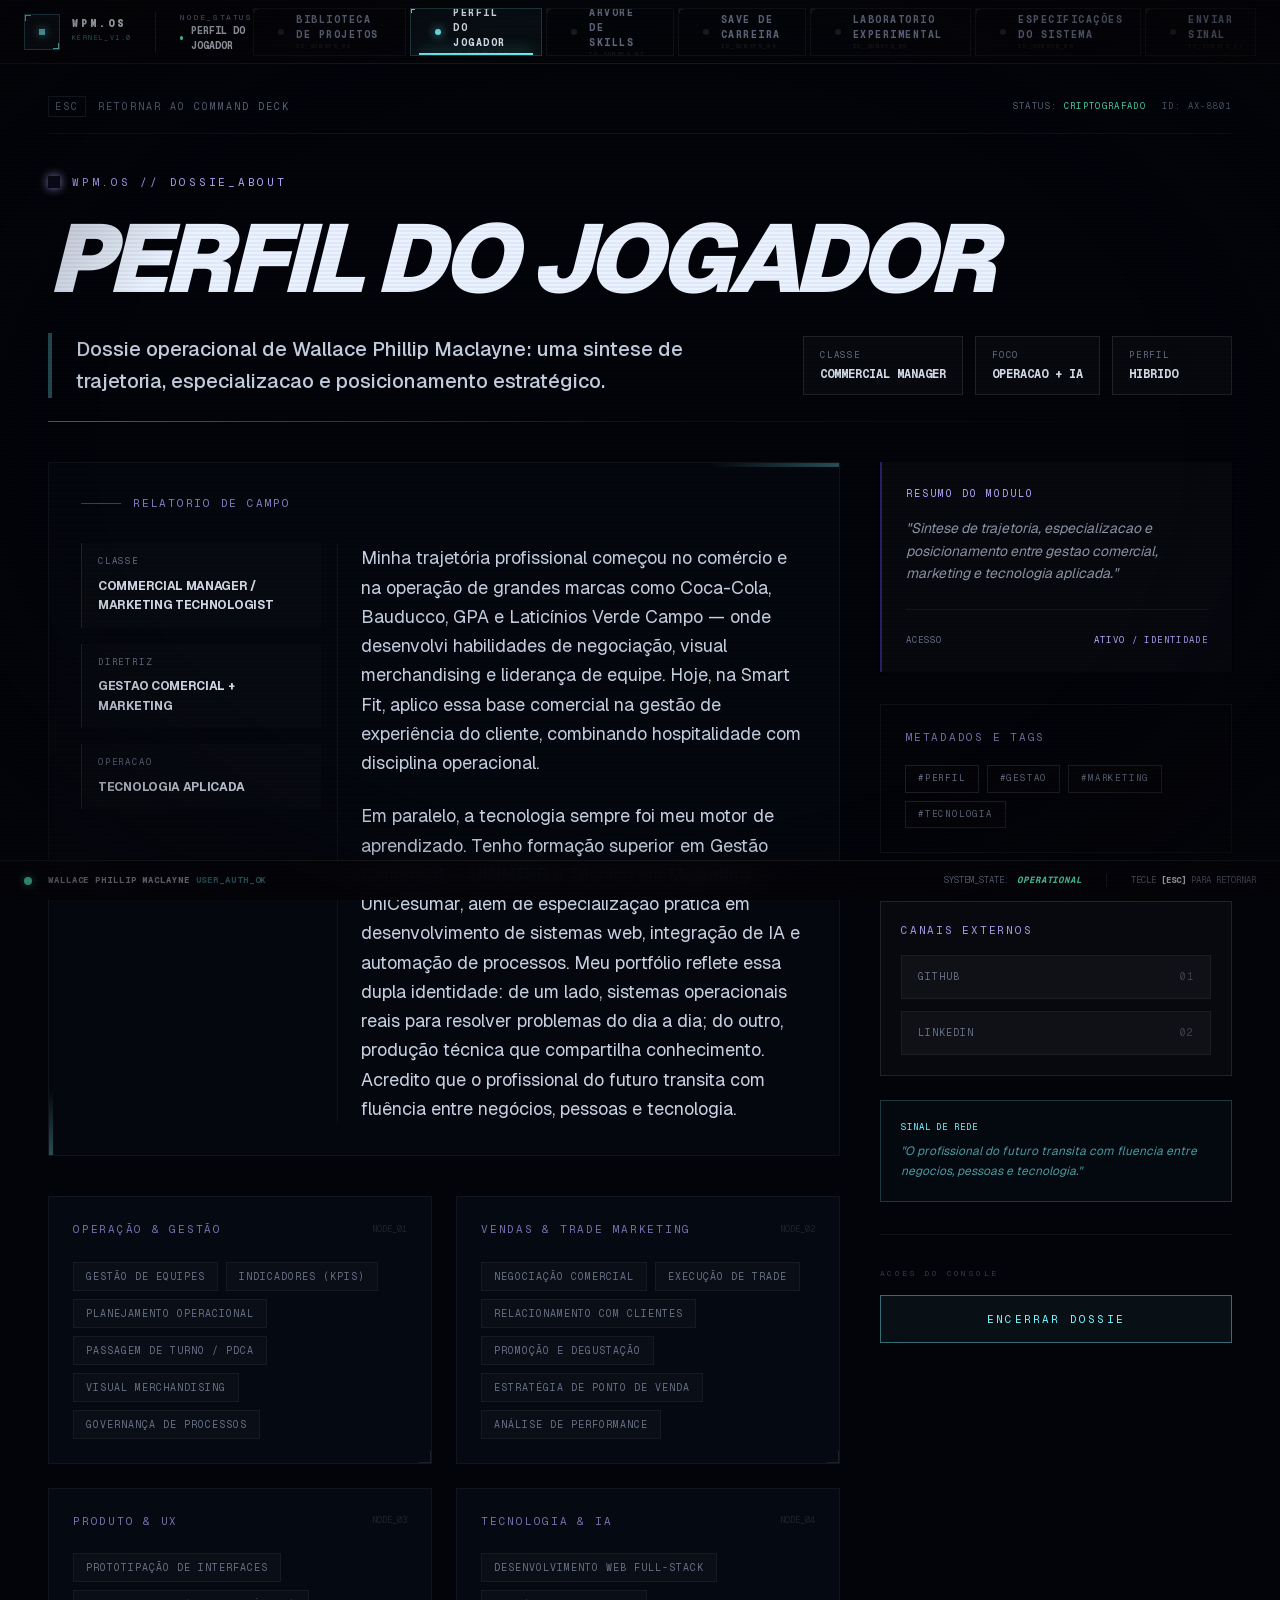
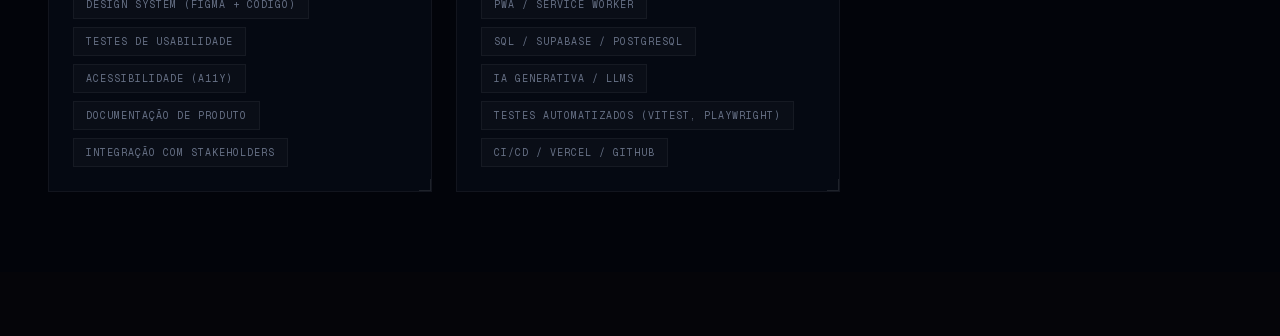
<file: about/index.html>
<!DOCTYPE html><html lang="pt-BR" translate="no" class="geist_a71539c9-module__T19VSG__variable geist_mono_8d43a2aa-module__8Li5zG__variable notranslate h-full antialiased"><head><meta charSet="utf-8"/><meta name="viewport" content="width=device-width, initial-scale=1"/><link rel="preload" href="/_next/static/media/797e433ab948586e-s.p.0.q-h669a_dqa.woff2" as="font" crossorigin="" type="font/woff2"/><link rel="preload" href="/_next/static/media/caa3a2e1cccd8315-s.p.16t1db8_9y2o~.woff2" as="font" crossorigin="" type="font/woff2"/><link rel="stylesheet" href="/_next/static/chunks/12eqcy9iph8if.css" data-precedence="next"/><link rel="preload" as="script" fetchPriority="low" href="/_next/static/chunks/11n40mn7j1~63.js"/><script src="/_next/static/chunks/0h2d7u7pw8jb6.js" async=""></script><script src="/_next/static/chunks/0ss2wcxd7g8xs.js" async=""></script><script src="/_next/static/chunks/0ljjnck5ohosw.js" async=""></script><script src="/_next/static/chunks/13.e57r-v69_p.js" async=""></script><script src="/_next/static/chunks/0.h~90f0sdwwn.js" async=""></script><script src="/_next/static/chunks/turbopack-0r7y1dw8263rt.js" async=""></script><script src="/_next/static/chunks/02noyhbm_2ves.js" async=""></script><script src="/_next/static/chunks/0db~xpz94m5nm.js" async=""></script><script src="/_next/static/chunks/0f~lzdw5puibt.js" async=""></script><script src="/_next/static/chunks/03vmb3if.8fyn.js" async=""></script><script src="/_next/static/chunks/0c-l1e7se64zc.js" async=""></script><script src="/_next/static/chunks/0akxp7bke1asw.js" async=""></script><script src="/_next/static/chunks/0zoegvtxd8_8o.js" async=""></script><script src="/_next/static/chunks/0-rhfuvsv3g99.js" async=""></script><meta name="next-size-adjust" content=""/><title>About | WPM.OS - Wallace Phillip Maclayne</title><meta name="description" content="Professional profile of Wallace Phillip Maclayne — Commercial Manager, Marketing Technologist, and systems builder combining business, people, and technology from Brazil."/><meta name="application-name" content="WPM.OS"/><link rel="author" href="https://wpmsmartwonkey.me"/><meta name="author" content="Wallace Phillip Maclayne"/><meta name="keywords" content="Wallace Phillip Maclayne,WPM.OS,portfolio,creative developer,front-end,UX,motion design,WebGL,React,Next.js"/><meta name="creator" content="Wallace Phillip Maclayne"/><meta name="publisher" content="Wallace Phillip Maclayne"/><meta name="robots" content="index, follow"/><meta name="googlebot" content="index, follow, max-video-preview:-1, max-image-preview:large, max-snippet:-1"/><meta name="google" content="notranslate"/><link rel="canonical" href="https://wpmsmartwonkey.me/about/"/><meta property="og:title" content="About | WPM.OS - Wallace Phillip Maclayne"/><meta property="og:description" content="Professional profile of Wallace Phillip Maclayne — Commercial Manager, Marketing Technologist, and systems builder combining business, people, and technology from Brazil."/><meta property="og:url" content="https://wpmsmartwonkey.me/about/"/><meta property="og:type" content="profile"/><meta name="twitter:card" content="summary"/><meta name="twitter:title" content="About | WPM.OS - Wallace Phillip Maclayne"/><meta name="twitter:description" content="Professional profile of Wallace Phillip Maclayne — Commercial Manager, Marketing Technologist, and systems builder combining business, people, and technology from Brazil."/><link rel="icon" href="/favicon.ico?favicon.0x3dzn~oxb6tn.ico" sizes="256x256" type="image/x-icon"/><script src="/_next/static/chunks/03~yq9q893hmn.js" noModule=""></script></head><body translate="no" class="notranslate min-h-full bg-wpm-black text-wpm-white"><div hidden=""><!--$--><!--/$--></div><a href="#main-content" class="sr-only focus:not-sr-only focus:fixed focus:top-3 focus:left-3 focus:z-[60] font-mono text-xs text-wpm-cyan bg-wpm-black border border-wpm-purple/30 px-4 py-2 rounded-sm focus:outline-none focus:ring-2 focus:ring-wpm-purple/50 focus:ring-offset-2 focus:ring-offset-wpm-black">Ir para o conteúdo</a><script type="application/ld+json">{"@context":"https://schema.org","@type":"Person","name":"Wallace Phillip Maclayne","url":"https://wpmsmartwonkey.me","jobTitle":"Commercial Manager / Marketing Technologist","description":"Interactive portfolio system by Wallace Phillip Maclayne, combining product thinking, operations, UX, and web systems built from real constraints.","sameAs":["https://github.com/acewallthemac","https://www.linkedin.com/in/wpmaclayne/"],"knowsAbout":["Gestão de Equipes","Negociação Comercial","Trade Marketing","Visual Merchandising","Liderança Operacional","React","Next.js","TypeScript","Tailwind CSS","Supabase","PostgreSQL","PWA","Figma","UX Design","IA Generativa e LLMs","Testes Automatizados"],"mainEntityOfPage":"https://wpmsmartwonkey.me/"}</script><div class="min-h-screen bg-wpm-black relative"><div class="pointer-events-none fixed inset-0 z-0 opacity-[0.025]" style="background-image:linear-gradient(rgba(108,77,255,0.5) 1px, transparent 1px), linear-gradient(90deg, rgba(108,77,255,0.5) 1px, transparent 1px);background-size:80px 80px"></div><header class="fixed top-0 left-0 right-0 z-30 h-16 bg-[#050509]/90 backdrop-blur-xl border-b border-white/[0.08]"><div class="mx-auto h-full flex items-center justify-between px-6"><div class="flex items-center gap-6"><a class="flex items-center gap-3 group" href="/"><div class="relative flex h-9 w-9 items-center justify-center border border-wpm-cyan/30 bg-wpm-cyan/5"><div class="h-1.5 w-1.5 bg-wpm-cyan shadow-[0_0_8px_rgba(116,247,255,0.8)]"></div><div class="absolute top-0 left-0 h-1.5 w-1.5 border-t border-l border-wpm-cyan"></div><div class="absolute bottom-0 right-0 h-1.5 w-1.5 border-b border-r border-wpm-cyan"></div></div><div class="flex flex-col"><span class="font-mono text-[10px] font-black tracking-[0.3em] text-wpm-white leading-none">WPM.OS</span><span class="font-mono text-[7px] text-wpm-cyan/50 tracking-[0.2em] mt-1 uppercase">KERNEL_V1.0</span></div></a><div class="hidden h-10 w-px bg-white/10 sm:block"></div><div class="hidden flex-col sm:flex"><span class="font-mono text-[8px] uppercase tracking-[0.2em] text-wpm-muted">NODE_STATUS</span><div class="flex items-center gap-2"><div class="h-1 w-1 rounded-full bg-wpm-success animate-pulse"></div><span class="font-mono text-[10px] uppercase font-bold text-wpm-white/80">Perfil do Jogador</span></div></div></div><nav class="hidden lg:flex items-center h-full gap-1"><a class="relative flex items-center px-6 h-12 transition-all duration-300 group overflow-hidden
                               border border-white/5 hover:border-white/20 hover:bg-white/[0.02]" href="/projects/"><div class="absolute top-0 left-0 h-1 w-1 border-t border-l transition-colors border-white/10"></div><div class="flex items-center gap-3 relative z-10"><div class="relative flex items-center justify-center"><div class="h-1.5 w-1.5 rounded-full transition-all duration-300 bg-white/10 group-hover:bg-wpm-cyan/40"></div></div><div class="flex flex-col"><span class="font-mono text-[10px] font-bold tracking-[0.15em] uppercase transition-colors text-wpm-muted group-hover:text-wpm-white">Biblioteca de Projetos</span><span class="font-mono text-[6px] tracking-widest text-white/10 uppercase group-hover:text-wpm-cyan/20 transition-colors">ID_SUBSYS_0<!-- -->1</span></div></div><div class="absolute inset-0 bg-gradient-to-tr from-transparent via-transparent to-white/[0.02] opacity-0 group-hover:opacity-100 transition-opacity"></div></a><a class="relative flex items-center px-6 h-12 transition-all duration-300 group overflow-hidden
                               bg-wpm-cyan/[0.04] border border-wpm-cyan/20" href="/about/"><div class="absolute top-0 left-0 h-1 w-1 border-t border-l transition-colors border-wpm-cyan"></div><div class="flex items-center gap-3 relative z-10"><div class="relative flex items-center justify-center"><div class="h-1.5 w-1.5 rounded-full transition-all duration-300 bg-wpm-cyan shadow-[0_0_10px_rgba(116,247,255,1)]"></div><div class="absolute h-1.5 w-1.5 rounded-full border border-wpm-cyan" style="opacity:0;transform:scale(0.8)"></div></div><div class="flex flex-col"><span class="font-mono text-[10px] font-bold tracking-[0.15em] uppercase transition-colors text-wpm-white">Perfil do Jogador</span><span class="font-mono text-[6px] tracking-widest text-white/10 uppercase group-hover:text-wpm-cyan/20 transition-colors">ID_SUBSYS_0<!-- -->2</span></div></div><div class="absolute inset-0 bg-gradient-to-tr from-transparent via-transparent to-white/[0.02] opacity-0 group-hover:opacity-100 transition-opacity"></div><div class="absolute bottom-0 left-2 right-2 h-0.5 bg-wpm-cyan shadow-[0_0_15px_rgba(116,247,255,0.8)]"></div></a><a class="relative flex items-center px-6 h-12 transition-all duration-300 group overflow-hidden
                               border border-white/5 hover:border-white/20 hover:bg-white/[0.02]" href="/skills/"><div class="absolute top-0 left-0 h-1 w-1 border-t border-l transition-colors border-white/10"></div><div class="flex items-center gap-3 relative z-10"><div class="relative flex items-center justify-center"><div class="h-1.5 w-1.5 rounded-full transition-all duration-300 bg-white/10 group-hover:bg-wpm-cyan/40"></div></div><div class="flex flex-col"><span class="font-mono text-[10px] font-bold tracking-[0.15em] uppercase transition-colors text-wpm-muted group-hover:text-wpm-white">Arvore de Skills</span><span class="font-mono text-[6px] tracking-widest text-white/10 uppercase group-hover:text-wpm-cyan/20 transition-colors">ID_SUBSYS_0<!-- -->3</span></div></div><div class="absolute inset-0 bg-gradient-to-tr from-transparent via-transparent to-white/[0.02] opacity-0 group-hover:opacity-100 transition-opacity"></div></a><a class="relative flex items-center px-6 h-12 transition-all duration-300 group overflow-hidden
                               border border-white/5 hover:border-white/20 hover:bg-white/[0.02]" href="/resume/"><div class="absolute top-0 left-0 h-1 w-1 border-t border-l transition-colors border-white/10"></div><div class="flex items-center gap-3 relative z-10"><div class="relative flex items-center justify-center"><div class="h-1.5 w-1.5 rounded-full transition-all duration-300 bg-white/10 group-hover:bg-wpm-cyan/40"></div></div><div class="flex flex-col"><span class="font-mono text-[10px] font-bold tracking-[0.15em] uppercase transition-colors text-wpm-muted group-hover:text-wpm-white">Save de Carreira</span><span class="font-mono text-[6px] tracking-widest text-white/10 uppercase group-hover:text-wpm-cyan/20 transition-colors">ID_SUBSYS_0<!-- -->4</span></div></div><div class="absolute inset-0 bg-gradient-to-tr from-transparent via-transparent to-white/[0.02] opacity-0 group-hover:opacity-100 transition-opacity"></div></a><a class="relative flex items-center px-6 h-12 transition-all duration-300 group overflow-hidden
                               border border-white/5 hover:border-white/20 hover:bg-white/[0.02]" href="/lab/"><div class="absolute top-0 left-0 h-1 w-1 border-t border-l transition-colors border-white/10"></div><div class="flex items-center gap-3 relative z-10"><div class="relative flex items-center justify-center"><div class="h-1.5 w-1.5 rounded-full transition-all duration-300 bg-white/10 group-hover:bg-wpm-cyan/40"></div></div><div class="flex flex-col"><span class="font-mono text-[10px] font-bold tracking-[0.15em] uppercase transition-colors text-wpm-muted group-hover:text-wpm-white">Laboratorio Experimental</span><span class="font-mono text-[6px] tracking-widest text-white/10 uppercase group-hover:text-wpm-cyan/20 transition-colors">ID_SUBSYS_0<!-- -->5</span></div></div><div class="absolute inset-0 bg-gradient-to-tr from-transparent via-transparent to-white/[0.02] opacity-0 group-hover:opacity-100 transition-opacity"></div></a><a class="relative flex items-center px-6 h-12 transition-all duration-300 group overflow-hidden
                               border border-white/5 hover:border-white/20 hover:bg-white/[0.02]" href="/specs/"><div class="absolute top-0 left-0 h-1 w-1 border-t border-l transition-colors border-white/10"></div><div class="flex items-center gap-3 relative z-10"><div class="relative flex items-center justify-center"><div class="h-1.5 w-1.5 rounded-full transition-all duration-300 bg-white/10 group-hover:bg-wpm-cyan/40"></div></div><div class="flex flex-col"><span class="font-mono text-[10px] font-bold tracking-[0.15em] uppercase transition-colors text-wpm-muted group-hover:text-wpm-white">Especificações do Sistema</span><span class="font-mono text-[6px] tracking-widest text-white/10 uppercase group-hover:text-wpm-cyan/20 transition-colors">ID_SUBSYS_0<!-- -->6</span></div></div><div class="absolute inset-0 bg-gradient-to-tr from-transparent via-transparent to-white/[0.02] opacity-0 group-hover:opacity-100 transition-opacity"></div></a><a class="relative flex items-center px-6 h-12 transition-all duration-300 group overflow-hidden
                               border border-white/5 hover:border-white/20 hover:bg-white/[0.02]" href="/contact/"><div class="absolute top-0 left-0 h-1 w-1 border-t border-l transition-colors border-white/10"></div><div class="flex items-center gap-3 relative z-10"><div class="relative flex items-center justify-center"><div class="h-1.5 w-1.5 rounded-full transition-all duration-300 bg-white/10 group-hover:bg-wpm-cyan/40"></div></div><div class="flex flex-col"><span class="font-mono text-[10px] font-bold tracking-[0.15em] uppercase transition-colors text-wpm-muted group-hover:text-wpm-white">Enviar Sinal</span><span class="font-mono text-[6px] tracking-widest text-white/10 uppercase group-hover:text-wpm-cyan/20 transition-colors">ID_SUBSYS_0<!-- -->7</span></div></div><div class="absolute inset-0 bg-gradient-to-tr from-transparent via-transparent to-white/[0.02] opacity-0 group-hover:opacity-100 transition-opacity"></div></a></nav><button class="lg:hidden flex items-center gap-4 px-5 py-2 border border-wpm-cyan/20 bg-wpm-cyan/[0.03] active:bg-wpm-cyan/[0.1] transition-all"><div class="flex flex-col gap-1.5"><div class="h-0.5 w-5 bg-wpm-cyan shadow-[0_0_5px_rgba(116,247,255,0.5)]"></div><div class="h-0.5 w-3 bg-wpm-cyan shadow-[0_0_5px_rgba(116,247,255,0.5)]"></div></div><span class="font-mono text-[10px] uppercase font-black tracking-[0.2em] text-wpm-cyan">Modules</span></button></div></header><footer class="fixed bottom-0 left-0 right-0 z-30 hidden h-10 items-center justify-between border-t border-white/[0.08] bg-[#050509]/90 px-6 backdrop-blur-md md:flex"><div class="flex items-center gap-4"><div class="h-2 w-2 rounded-full bg-wpm-success shadow-[0_0_8px_rgba(91,255,199,0.5)]"></div><span class="font-mono text-[9px] text-wpm-white/60 uppercase tracking-widest font-bold">Wallace Phillip Maclayne<!-- --> <span class="text-wpm-cyan/40">USER_AUTH_OK</span></span></div><div class="flex items-center gap-6"><div class="flex items-center gap-2"><span class="font-mono text-[9px] text-wpm-muted uppercase">SYSTEM_STATE:</span><span class="font-mono text-[9px] text-wpm-success font-bold uppercase tracking-widest italic animate-pulse">OPERATIONAL</span></div><span class="font-mono text-[9px] text-wpm-muted border-l border-white/10 pl-6">TECLE <span class="text-wpm-white font-bold">[ESC]</span> PARA RETORNAR</span></div></footer><main id="main-content" tabindex="-1" class="pt-16 pb-16 min-h-screen focus:outline-none relative z-10"><div class="relative w-full overflow-hidden"><div class="w-full" style="opacity:1;transform:none"><div class="relative min-h-screen bg-[#02040a] px-4 py-8 pb-20 md:px-8 lg:px-12"><div class="pointer-events-none fixed inset-0 -z-10" aria-hidden="true"><div class="absolute inset-0 bg-[radial-gradient(circle_at_50%_0%,rgba(116,247,255,0.05),transparent_40%)]"></div><div class="absolute inset-0 opacity-[0.03] bg-[linear-gradient(rgba(108,77,255,0.5)_1px,transparent_1px),linear-gradient(90deg,rgba(108,77,255,0.5)_1px,transparent_1px)] bg-[size:100px_100px]"></div></div><div class="mx-auto max-w-7xl"><div class="mb-10 flex items-center justify-between border-b border-white/5 pb-4"><a class="group flex items-center gap-3 font-mono text-[10px] uppercase tracking-[0.2em] text-wpm-muted transition-colors hover:text-wpm-cyan" href="/console/"><span class="border border-white/10 px-1.5 py-0.5 group-hover:border-wpm-cyan/40">ESC</span><span class="hidden sm:inline">Retornar ao Command Deck</span><span class="sm:hidden">Retornar</span></a><div class="flex items-center gap-4 font-mono text-[9px] text-wpm-muted uppercase tracking-[0.15em]"><span>Status: <span class="text-wpm-success">Criptografado</span></span><span class="hidden md:inline">ID: AX-8801</span></div></div><header class="relative mb-12"><div class="min-w-0" style="opacity:1;transform:none"><div class="flex items-center gap-3"><span class="h-3 w-3 bg-wpm-purple/[0.075] shadow-[0_0_10px_currentColor] text-wpm-lavender"></span><p class="font-mono text-[11px] uppercase tracking-[0.25em] text-wpm-lavender">WPM.OS // Dossie_<!-- -->ABOUT</p></div><h1 class="mt-6 font-sans text-5xl font-black leading-[0.9] tracking-tighter text-wpm-white md:text-7xl lg:text-8xl uppercase italic">Perfil do Jogador</h1><div class="mt-8 flex flex-col gap-8 lg:flex-row lg:items-center lg:justify-between"><p class="max-w-3xl text-lg font-medium leading-relaxed text-wpm-text-secondary md:text-xl border-l-4 border-wpm-cyan/30 pl-6">Dossie operacional de Wallace Phillip Maclayne: uma sintese de trajetoria, especializacao e posicionamento estratégico.</p><div class="flex shrink-0 flex-wrap gap-3"><div class="border border-white/10 bg-white/[0.02] px-4 py-3 min-w-[120px]"><p class="font-mono text-[9px] uppercase tracking-[0.2em] text-wpm-muted">classe</p><p class="mt-1 font-mono text-xs font-bold uppercase text-wpm-white/90">Commercial Manager</p></div><div class="border border-white/10 bg-white/[0.02] px-4 py-3 min-w-[120px]"><p class="font-mono text-[9px] uppercase tracking-[0.2em] text-wpm-muted">foco</p><p class="mt-1 font-mono text-xs font-bold uppercase text-wpm-white/90">operacao + IA</p></div><div class="border border-white/10 bg-white/[0.02] px-4 py-3 min-w-[120px]"><p class="font-mono text-[9px] uppercase tracking-[0.2em] text-wpm-muted">perfil</p><p class="mt-1 font-mono text-xs font-bold uppercase text-wpm-white/90">hibrido</p></div></div></div></div><div class="absolute -bottom-6 left-0 h-px w-full bg-gradient-to-r from-wpm-cyan/40 via-white/5 to-transparent"></div></header><div class="mt-16 grid gap-10 lg:grid-cols-[1fr_22rem]"><main class="min-w-0"><div style="opacity:1;transform:none"><div class="space-y-10"><section class="relative border border-white/5 bg-[#0a0d14]/40 p-6 md:p-8 overflow-hidden" style="opacity:1;transform:none"><div class="absolute right-0 top-0 h-1 w-32 bg-gradient-to-l from-wpm-cyan/30 to-transparent"></div><div class="absolute left-0 bottom-0 h-16 w-1 bg-gradient-to-t from-wpm-cyan/30 to-transparent"></div><div class="flex items-center gap-3 mb-8"><span class="h-px w-10 bg-wpm-cyan/30"></span><p class="wpm-section-title opacity-80">Relatorio de Campo</p></div><div class="grid gap-10 lg:grid-cols-[240px_1fr]"><div class="space-y-4"><div class="border-l border-white/10 bg-white/[0.01] px-4 py-3"><p class="font-mono text-[9px] uppercase tracking-[0.2em] text-wpm-muted">classe</p><p class="mt-2 text-xs font-bold leading-relaxed text-wpm-white/90 uppercase tracking-tight">Commercial Manager / Marketing Technologist</p></div><div class="border-l border-white/10 bg-white/[0.01] px-4 py-3"><p class="font-mono text-[9px] uppercase tracking-[0.2em] text-wpm-muted">diretriz</p><p class="mt-2 text-xs font-bold leading-relaxed text-wpm-white/90 uppercase tracking-tight">Gestao comercial + marketing</p></div><div class="border-l border-white/10 bg-white/[0.01] px-4 py-3"><p class="font-mono text-[9px] uppercase tracking-[0.2em] text-wpm-muted">operacao</p><p class="mt-2 text-xs font-bold leading-relaxed text-wpm-white/90 uppercase tracking-tight">Tecnologia aplicada</p></div></div><div class="relative"><div class="absolute -left-6 top-0 bottom-0 w-px bg-white/5 hidden lg:block"></div><div class="space-y-6"><p class="font-sans text-base md:text-lg leading-relaxed text-wpm-text-secondary">Minha trajetória profissional começou no comércio e na operação de grandes marcas como Coca-Cola, Bauducco, GPA e Laticínios Verde Campo — onde desenvolvi habilidades de negociação, visual merchandising e liderança de equipe. Hoje, na Smart Fit, aplico essa base comercial na gestão de experiência do cliente, combinando hospitalidade com disciplina operacional.</p><p class="font-sans text-base md:text-lg leading-relaxed text-wpm-text-secondary">Em paralelo, a tecnologia sempre foi meu motor de aprendizado. Tenho formação superior em Gestão Comercial — UNINTER e Técnico em Marketing — UniCesumar, além de especialização prática em desenvolvimento de sistemas web, integração de IA e automação de processos. Meu portfólio reflete essa dupla identidade: de um lado, sistemas operacionais reais para resolver problemas do dia a dia; do outro, produção técnica que compartilha conhecimento. Acredito que o profissional do futuro transita com fluência entre negócios, pessoas e tecnologia.</p></div></div></div></section><section class="grid gap-6 md:grid-cols-2"><article class="group relative border border-white/5 bg-wpm-elevated/40 p-6 transition-all hover:border-white/15" style="opacity:1;transform:none"><div class="flex items-center justify-between mb-6"><p class="wpm-section-title opacity-70 group-hover:opacity-100 transition-opacity">Operação &amp; Gestão</p><span class="font-mono text-[9px] text-white/10">NODE_0<!-- -->1</span></div><div class="flex flex-wrap gap-2"><span class="border border-white/5 bg-white/[0.02] px-3 py-1.5 font-mono text-[10px] uppercase tracking-widest text-wpm-muted transition-colors hover:text-wpm-cyan hover:border-wpm-cyan/40">Gestão de equipes</span><span class="border border-white/5 bg-white/[0.02] px-3 py-1.5 font-mono text-[10px] uppercase tracking-widest text-wpm-muted transition-colors hover:text-wpm-cyan hover:border-wpm-cyan/40">Indicadores (KPIs)</span><span class="border border-white/5 bg-white/[0.02] px-3 py-1.5 font-mono text-[10px] uppercase tracking-widest text-wpm-muted transition-colors hover:text-wpm-cyan hover:border-wpm-cyan/40">Planejamento operacional</span><span class="border border-white/5 bg-white/[0.02] px-3 py-1.5 font-mono text-[10px] uppercase tracking-widest text-wpm-muted transition-colors hover:text-wpm-cyan hover:border-wpm-cyan/40">Passagem de turno / PDCA</span><span class="border border-white/5 bg-white/[0.02] px-3 py-1.5 font-mono text-[10px] uppercase tracking-widest text-wpm-muted transition-colors hover:text-wpm-cyan hover:border-wpm-cyan/40">Visual Merchandising</span><span class="border border-white/5 bg-white/[0.02] px-3 py-1.5 font-mono text-[10px] uppercase tracking-widest text-wpm-muted transition-colors hover:text-wpm-cyan hover:border-wpm-cyan/40">Governança de processos</span></div><div class="absolute bottom-0 right-0 h-3 w-3 border-b border-r border-white/10 group-hover:border-wpm-cyan/40 transition-colors"></div></article><article class="group relative border border-white/5 bg-wpm-elevated/40 p-6 transition-all hover:border-white/15" style="opacity:1;transform:none"><div class="flex items-center justify-between mb-6"><p class="wpm-section-title opacity-70 group-hover:opacity-100 transition-opacity">Vendas &amp; Trade Marketing</p><span class="font-mono text-[9px] text-white/10">NODE_0<!-- -->2</span></div><div class="flex flex-wrap gap-2"><span class="border border-white/5 bg-white/[0.02] px-3 py-1.5 font-mono text-[10px] uppercase tracking-widest text-wpm-muted transition-colors hover:text-wpm-cyan hover:border-wpm-cyan/40">Negociação comercial</span><span class="border border-white/5 bg-white/[0.02] px-3 py-1.5 font-mono text-[10px] uppercase tracking-widest text-wpm-muted transition-colors hover:text-wpm-cyan hover:border-wpm-cyan/40">Execução de trade</span><span class="border border-white/5 bg-white/[0.02] px-3 py-1.5 font-mono text-[10px] uppercase tracking-widest text-wpm-muted transition-colors hover:text-wpm-cyan hover:border-wpm-cyan/40">Relacionamento com clientes</span><span class="border border-white/5 bg-white/[0.02] px-3 py-1.5 font-mono text-[10px] uppercase tracking-widest text-wpm-muted transition-colors hover:text-wpm-cyan hover:border-wpm-cyan/40">Promoção e degustação</span><span class="border border-white/5 bg-white/[0.02] px-3 py-1.5 font-mono text-[10px] uppercase tracking-widest text-wpm-muted transition-colors hover:text-wpm-cyan hover:border-wpm-cyan/40">Estratégia de ponto de venda</span><span class="border border-white/5 bg-white/[0.02] px-3 py-1.5 font-mono text-[10px] uppercase tracking-widest text-wpm-muted transition-colors hover:text-wpm-cyan hover:border-wpm-cyan/40">Análise de performance</span></div><div class="absolute bottom-0 right-0 h-3 w-3 border-b border-r border-white/10 group-hover:border-wpm-cyan/40 transition-colors"></div></article><article class="group relative border border-white/5 bg-wpm-elevated/40 p-6 transition-all hover:border-white/15" style="opacity:1;transform:none"><div class="flex items-center justify-between mb-6"><p class="wpm-section-title opacity-70 group-hover:opacity-100 transition-opacity">Produto &amp; UX</p><span class="font-mono text-[9px] text-white/10">NODE_0<!-- -->3</span></div><div class="flex flex-wrap gap-2"><span class="border border-white/5 bg-white/[0.02] px-3 py-1.5 font-mono text-[10px] uppercase tracking-widest text-wpm-muted transition-colors hover:text-wpm-cyan hover:border-wpm-cyan/40">Prototipação de interfaces</span><span class="border border-white/5 bg-white/[0.02] px-3 py-1.5 font-mono text-[10px] uppercase tracking-widest text-wpm-muted transition-colors hover:text-wpm-cyan hover:border-wpm-cyan/40">Design System (Figma + Código)</span><span class="border border-white/5 bg-white/[0.02] px-3 py-1.5 font-mono text-[10px] uppercase tracking-widest text-wpm-muted transition-colors hover:text-wpm-cyan hover:border-wpm-cyan/40">Testes de usabilidade</span><span class="border border-white/5 bg-white/[0.02] px-3 py-1.5 font-mono text-[10px] uppercase tracking-widest text-wpm-muted transition-colors hover:text-wpm-cyan hover:border-wpm-cyan/40">Acessibilidade (a11y)</span><span class="border border-white/5 bg-white/[0.02] px-3 py-1.5 font-mono text-[10px] uppercase tracking-widest text-wpm-muted transition-colors hover:text-wpm-cyan hover:border-wpm-cyan/40">Documentação de produto</span><span class="border border-white/5 bg-white/[0.02] px-3 py-1.5 font-mono text-[10px] uppercase tracking-widest text-wpm-muted transition-colors hover:text-wpm-cyan hover:border-wpm-cyan/40">Integração com stakeholders</span></div><div class="absolute bottom-0 right-0 h-3 w-3 border-b border-r border-white/10 group-hover:border-wpm-cyan/40 transition-colors"></div></article><article class="group relative border border-white/5 bg-wpm-elevated/40 p-6 transition-all hover:border-white/15" style="opacity:1;transform:none"><div class="flex items-center justify-between mb-6"><p class="wpm-section-title opacity-70 group-hover:opacity-100 transition-opacity">Tecnologia &amp; IA</p><span class="font-mono text-[9px] text-white/10">NODE_0<!-- -->4</span></div><div class="flex flex-wrap gap-2"><span class="border border-white/5 bg-white/[0.02] px-3 py-1.5 font-mono text-[10px] uppercase tracking-widest text-wpm-muted transition-colors hover:text-wpm-cyan hover:border-wpm-cyan/40">Desenvolvimento Web Full-Stack</span><span class="border border-white/5 bg-white/[0.02] px-3 py-1.5 font-mono text-[10px] uppercase tracking-widest text-wpm-muted transition-colors hover:text-wpm-cyan hover:border-wpm-cyan/40">PWA / Service Worker</span><span class="border border-white/5 bg-white/[0.02] px-3 py-1.5 font-mono text-[10px] uppercase tracking-widest text-wpm-muted transition-colors hover:text-wpm-cyan hover:border-wpm-cyan/40">SQL / Supabase / PostgreSQL</span><span class="border border-white/5 bg-white/[0.02] px-3 py-1.5 font-mono text-[10px] uppercase tracking-widest text-wpm-muted transition-colors hover:text-wpm-cyan hover:border-wpm-cyan/40">IA Generativa / LLMs</span><span class="border border-white/5 bg-white/[0.02] px-3 py-1.5 font-mono text-[10px] uppercase tracking-widest text-wpm-muted transition-colors hover:text-wpm-cyan hover:border-wpm-cyan/40">Testes automatizados (Vitest, Playwright)</span><span class="border border-white/5 bg-white/[0.02] px-3 py-1.5 font-mono text-[10px] uppercase tracking-widest text-wpm-muted transition-colors hover:text-wpm-cyan hover:border-wpm-cyan/40">CI/CD / Vercel / GitHub</span></div><div class="absolute bottom-0 right-0 h-3 w-3 border-b border-r border-white/10 group-hover:border-wpm-cyan/40 transition-colors"></div></article></section></div></div></main><aside class="min-w-0"><div class="space-y-8 sticky top-8" style="opacity:1;transform:none"><section class="border-l-2 border-wpm-purple/35 bg-white/[0.02] p-6 shadow-sm"><div class="flex items-center justify-between mb-4"><p class="font-mono text-[10px] uppercase tracking-[0.2em] text-wpm-lavender">Resumo do Modulo</p><span class="h-1.5 w-1.5 rounded-full bg-wpm-lavender animate-pulse"></span></div><p class="text-sm leading-relaxed text-wpm-gray italic">&quot;<!-- -->Sintese de trajetoria, especializacao e posicionamento entre gestao comercial, marketing e tecnologia aplicada.<!-- -->&quot;</p><div class="mt-6 pt-6 border-t border-white/5 flex items-center justify-between"><span class="font-mono text-[9px] text-wpm-muted uppercase tracking-widest">Acesso</span><span class="font-mono text-[9px] uppercase tracking-[0.15em] text-wpm-lavender">ATIVO / IDENTIDADE</span></div></section><section class="border border-white/5 bg-wpm-black/40 p-6 backdrop-blur-sm"><p class="wpm-section-title mb-5 opacity-70">Metadados e Tags</p><div class="flex flex-wrap gap-2"><span class="border border-white/10 bg-wpm-black px-3 py-1.5 font-mono text-[9px] uppercase tracking-[0.2em] text-wpm-muted hover:text-wpm-cyan hover:border-wpm-cyan/30 transition-colors">#<!-- -->perfil</span><span class="border border-white/10 bg-wpm-black px-3 py-1.5 font-mono text-[9px] uppercase tracking-[0.2em] text-wpm-muted hover:text-wpm-cyan hover:border-wpm-cyan/30 transition-colors">#<!-- -->gestao</span><span class="border border-white/10 bg-wpm-black px-3 py-1.5 font-mono text-[9px] uppercase tracking-[0.2em] text-wpm-muted hover:text-wpm-cyan hover:border-wpm-cyan/30 transition-colors">#<!-- -->marketing</span><span class="border border-white/10 bg-wpm-black px-3 py-1.5 font-mono text-[9px] uppercase tracking-[0.2em] text-wpm-muted hover:text-wpm-cyan hover:border-wpm-cyan/30 transition-colors">#<!-- -->tecnologia</span></div></section><div class="pt-4"><div class="space-y-6"><div class="border border-white/10 bg-white/[0.02] p-5"><p class="wpm-section-title mb-4">Canais Externos</p><div class="flex flex-col gap-3"><a href="https://github.com/acewallthemac" target="_blank" rel="noopener noreferrer" class="wpm-btn-ripple flex min-h-11 items-center justify-between border border-white/5 bg-white/[0.03] px-4 font-mono text-[10px] uppercase tracking-widest text-wpm-muted hover:text-wpm-cyan hover:border-wpm-cyan/40 transition-colors">GITHUB <span class="opacity-50">01</span></a><a href="https://www.linkedin.com/in/wpmaclayne/" target="_blank" rel="noopener noreferrer" class="wpm-btn-ripple flex min-h-11 items-center justify-between border border-white/5 bg-white/[0.03] px-4 font-mono text-[10px] uppercase tracking-widest text-wpm-muted hover:text-wpm-cyan hover:border-wpm-cyan/40 transition-colors">LINKEDIN <span class="opacity-50">02</span></a></div></div><div class="border border-wpm-cyan/20 bg-wpm-cyan/[0.02] p-5"><p class="font-mono text-[9px] uppercase tracking-widest text-wpm-cyan mb-2">Sinal de Rede</p><p class="text-xs text-wpm-cyan/60 leading-relaxed italic">&quot;O profissional do futuro transita com fluencia entre negocios, pessoas e tecnologia.&quot;</p></div></div></div><div class="border-t border-white/5 pt-8"><p class="font-mono text-[8px] uppercase tracking-[0.3em] text-wpm-muted/50 mb-4">Acoes do Console</p><a class="wpm-btn-ripple flex min-h-12 items-center justify-center border border-wpm-cyan/40 bg-wpm-cyan/[0.05] font-mono text-[11px] uppercase tracking-[0.2em] text-wpm-cyan transition-all hover:bg-wpm-cyan/10 active:scale-[0.98]" href="/console/">Encerrar Dossie</a></div></div></aside></div></div></div></div></div></main><!--$!--><template data-dgst="BAILOUT_TO_CLIENT_SIDE_RENDERING"></template><!--/$--><a class="fixed bottom-14 right-6 z-40 flex h-14 w-14 items-center justify-center border border-wpm-cyan/40 bg-wpm-black/90 text-wpm-cyan shadow-[0_0_30px_rgba(116,247,255,0.2)] backdrop-blur-lg hover:bg-wpm-cyan hover:text-wpm-black transition-all active:scale-90 lg:hidden" aria-label="Voltar ao console" href="/console/"><span class="font-mono text-xl font-black italic">&lt;</span></a><div class="crt-overlay pointer-events-none"></div><div class="crt-vignette pointer-events-none"></div></div><!--$--><!--/$--><script src="/_next/static/chunks/11n40mn7j1~63.js" id="_R_" async=""></script><script>(self.__next_f=self.__next_f||[]).push([0])</script><script>self.__next_f.push([1,"1:\"$Sreact.fragment\"\n2:I[13862,[\"/_next/static/chunks/02noyhbm_2ves.js\",\"/_next/static/chunks/0db~xpz94m5nm.js\"],\"default\"]\n3:I[10357,[\"/_next/static/chunks/02noyhbm_2ves.js\",\"/_next/static/chunks/0db~xpz94m5nm.js\",\"/_next/static/chunks/0f~lzdw5puibt.js\"],\"default\"]\n4:I[73043,[\"/_next/static/chunks/02noyhbm_2ves.js\",\"/_next/static/chunks/0db~xpz94m5nm.js\"],\"default\"]\n5:I[76210,[\"/_next/static/chunks/02noyhbm_2ves.js\",\"/_next/static/chunks/0db~xpz94m5nm.js\",\"/_next/static/chunks/03vmb3if.8fyn.js\",\"/_next/static/chunks/0c-l1e7se64zc.js\"],\"default\"]\n6:I[58080,[\"/_next/static/chunks/02noyhbm_2ves.js\",\"/_next/static/chunks/0db~xpz94m5nm.js\"],\"default\"]\n7:I[6978,[\"/_next/static/chunks/02noyhbm_2ves.js\",\"/_next/static/chunks/0db~xpz94m5nm.js\"],\"ClientPageRoot\"]\n8:I[59050,[\"/_next/static/chunks/02noyhbm_2ves.js\",\"/_next/static/chunks/0db~xpz94m5nm.js\",\"/_next/static/chunks/0akxp7bke1asw.js\",\"/_next/static/chunks/0c-l1e7se64zc.js\",\"/_next/static/chunks/0zoegvtxd8_8o.js\"],\"default\"]\nb:I[64690,[\"/_next/static/chunks/02noyhbm_2ves.js\",\"/_next/static/chunks/0db~xpz94m5nm.js\"],\"OutletBoundary\"]\nc:\"$Sreact.suspense\"\ne:I[64690,[\"/_next/static/chunks/02noyhbm_2ves.js\",\"/_next/static/chunks/0db~xpz94m5nm.js\"],\"ViewportBoundary\"]\n10:I[64690,[\"/_next/static/chunks/02noyhbm_2ves.js\",\"/_next/static/chunks/0db~xpz94m5nm.js\"],\"MetadataBoundary\"]\n12:I[49449,[\"/_next/static/chunks/02noyhbm_2ves.js\",\"/_next/static/chunks/0db~xpz94m5nm.js\",\"/_next/static/chunks/0-rhfuvsv3g99.js\"],\"default\"]\n:HL[\"/_next/static/chunks/12eqcy9iph8if.css\",\"style\"]\n:HL[\"/_next/static/media/797e433ab948586e-s.p.0.q-h669a_dqa.woff2\",\"font\",{\"crossOrigin\":\"\",\"type\":\"font/woff2\"}]\n:HL[\"/_next/static/media/caa3a2e1cccd8315-s.p.16t1db8_9y2o~.woff2\",\"font\",{\"crossOrigin\":\"\",\"type\":\"font/woff2\"}]\n"])</script><script>self.__next_f.push([1,"0:{\"P\":null,\"c\":[\"\",\"about\",\"\"],\"q\":\"\",\"i\":false,\"f\":[[[\"\",{\"children\":[\"about\",{\"children\":[\"__PAGE__\",{}]}]},\"$undefined\",\"$undefined\",16],[[\"$\",\"$1\",\"c\",{\"children\":[[[\"$\",\"link\",\"0\",{\"rel\":\"stylesheet\",\"href\":\"/_next/static/chunks/12eqcy9iph8if.css\",\"precedence\":\"next\",\"crossOrigin\":\"$undefined\",\"nonce\":\"$undefined\"}],[\"$\",\"script\",\"script-0\",{\"src\":\"/_next/static/chunks/02noyhbm_2ves.js\",\"async\":true,\"nonce\":\"$undefined\"}],[\"$\",\"script\",\"script-1\",{\"src\":\"/_next/static/chunks/0db~xpz94m5nm.js\",\"async\":true,\"nonce\":\"$undefined\"}]],[\"$\",\"html\",null,{\"lang\":\"pt-BR\",\"translate\":\"no\",\"className\":\"geist_a71539c9-module__T19VSG__variable geist_mono_8d43a2aa-module__8Li5zG__variable notranslate h-full antialiased\",\"children\":[\"$\",\"body\",null,{\"translate\":\"no\",\"className\":\"notranslate min-h-full bg-wpm-black text-wpm-white\",\"children\":[[\"$\",\"a\",null,{\"href\":\"#main-content\",\"className\":\"sr-only focus:not-sr-only focus:fixed focus:top-3 focus:left-3 focus:z-[60] font-mono text-xs text-wpm-cyan bg-wpm-black border border-wpm-purple/30 px-4 py-2 rounded-sm focus:outline-none focus:ring-2 focus:ring-wpm-purple/50 focus:ring-offset-2 focus:ring-offset-wpm-black\",\"children\":\"Ir para o conteúdo\"}],[\"$\",\"script\",null,{\"type\":\"application/ld+json\",\"children\":\"{\\\"@context\\\":\\\"https://schema.org\\\",\\\"@type\\\":\\\"Person\\\",\\\"name\\\":\\\"Wallace Phillip Maclayne\\\",\\\"url\\\":\\\"https://wpmsmartwonkey.me\\\",\\\"jobTitle\\\":\\\"Commercial Manager / Marketing Technologist\\\",\\\"description\\\":\\\"Interactive portfolio system by Wallace Phillip Maclayne, combining product thinking, operations, UX, and web systems built from real constraints.\\\",\\\"sameAs\\\":[\\\"https://github.com/acewallthemac\\\",\\\"https://www.linkedin.com/in/wpmaclayne/\\\"],\\\"knowsAbout\\\":[\\\"Gestão de Equipes\\\",\\\"Negociação Comercial\\\",\\\"Trade Marketing\\\",\\\"Visual Merchandising\\\",\\\"Liderança Operacional\\\",\\\"React\\\",\\\"Next.js\\\",\\\"TypeScript\\\",\\\"Tailwind CSS\\\",\\\"Supabase\\\",\\\"PostgreSQL\\\",\\\"PWA\\\",\\\"Figma\\\",\\\"UX Design\\\",\\\"IA Generativa e LLMs\\\",\\\"Testes Automatizados\\\"],\\\"mainEntityOfPage\\\":\\\"https://wpmsmartwonkey.me/\\\"}\"}],[\"$\",\"$L2\",null,{\"parallelRouterKey\":\"children\",\"error\":\"$3\",\"errorStyles\":[],\"errorScripts\":[[\"$\",\"script\",\"script-0\",{\"src\":\"/_next/static/chunks/0f~lzdw5puibt.js\",\"async\":true}]],\"template\":[\"$\",\"$L4\",null,{}],\"templateStyles\":\"$undefined\",\"templateScripts\":\"$undefined\",\"notFound\":[[\"$\",\"$L5\",null,{}],[]],\"forbidden\":\"$undefined\",\"unauthorized\":\"$undefined\"}],[\"$\",\"$L6\",null,{}]]}]}]]}],{\"children\":[[\"$\",\"$1\",\"c\",{\"children\":[null,[\"$\",\"$L2\",null,{\"parallelRouterKey\":\"children\",\"error\":\"$undefined\",\"errorStyles\":\"$undefined\",\"errorScripts\":\"$undefined\",\"template\":[\"$\",\"$L4\",null,{}],\"templateStyles\":\"$undefined\",\"templateScripts\":\"$undefined\",\"notFound\":\"$undefined\",\"forbidden\":\"$undefined\",\"unauthorized\":\"$undefined\"}]]}],{\"children\":[[\"$\",\"$1\",\"c\",{\"children\":[[\"$\",\"$L7\",null,{\"Component\":\"$8\",\"serverProvidedParams\":{\"searchParams\":{},\"params\":{},\"promises\":[\"$@9\",\"$@a\"]}}],[[\"$\",\"script\",\"script-0\",{\"src\":\"/_next/static/chunks/0akxp7bke1asw.js\",\"async\":true,\"nonce\":\"$undefined\"}],[\"$\",\"script\",\"script-1\",{\"src\":\"/_next/static/chunks/0c-l1e7se64zc.js\",\"async\":true,\"nonce\":\"$undefined\"}],[\"$\",\"script\",\"script-2\",{\"src\":\"/_next/static/chunks/0zoegvtxd8_8o.js\",\"async\":true,\"nonce\":\"$undefined\"}]],[\"$\",\"$Lb\",null,{\"children\":[\"$\",\"$c\",null,{\"name\":\"Next.MetadataOutlet\",\"children\":\"$@d\"}]}]]}],{},null,false,null]},null,false,null]},null,false,null],[\"$\",\"$1\",\"h\",{\"children\":[null,[\"$\",\"$Le\",null,{\"children\":\"$Lf\"}],[\"$\",\"div\",null,{\"hidden\":true,\"children\":[\"$\",\"$L10\",null,{\"children\":[\"$\",\"$c\",null,{\"name\":\"Next.Metadata\",\"children\":\"$L11\"}]}]}],[\"$\",\"meta\",null,{\"name\":\"next-size-adjust\",\"content\":\"\"}]]}],false]],\"m\":\"$undefined\",\"G\":[\"$12\",[[\"$\",\"link\",\"0\",{\"rel\":\"stylesheet\",\"href\":\"/_next/static/chunks/12eqcy9iph8if.css\",\"precedence\":\"next\",\"crossOrigin\":\"$undefined\",\"nonce\":\"$undefined\"}]]],\"S\":true,\"h\":null,\"s\":\"$undefined\",\"l\":\"$undefined\",\"p\":\"$undefined\",\"d\":\"$undefined\",\"b\":\"dKsdw8HbYvzYkblWJy-wK\"}\n"])</script><script>self.__next_f.push([1,"9:{}\na:\"$0:f:0:1:1:children:1:children:0:props:children:0:props:serverProvidedParams:params\"\n"])</script><script>self.__next_f.push([1,"f:[[\"$\",\"meta\",\"0\",{\"charSet\":\"utf-8\"}],[\"$\",\"meta\",\"1\",{\"name\":\"viewport\",\"content\":\"width=device-width, initial-scale=1\"}]]\n"])</script><script>self.__next_f.push([1,"13:I[39561,[\"/_next/static/chunks/02noyhbm_2ves.js\",\"/_next/static/chunks/0db~xpz94m5nm.js\"],\"IconMark\"]\nd:null\n"])</script><script>self.__next_f.push([1,"11:[[\"$\",\"title\",\"0\",{\"children\":\"About | WPM.OS - Wallace Phillip Maclayne\"}],[\"$\",\"meta\",\"1\",{\"name\":\"description\",\"content\":\"Professional profile of Wallace Phillip Maclayne — Commercial Manager, Marketing Technologist, and systems builder combining business, people, and technology from Brazil.\"}],[\"$\",\"meta\",\"2\",{\"name\":\"application-name\",\"content\":\"WPM.OS\"}],[\"$\",\"link\",\"3\",{\"rel\":\"author\",\"href\":\"https://wpmsmartwonkey.me\"}],[\"$\",\"meta\",\"4\",{\"name\":\"author\",\"content\":\"Wallace Phillip Maclayne\"}],[\"$\",\"meta\",\"5\",{\"name\":\"keywords\",\"content\":\"Wallace Phillip Maclayne,WPM.OS,portfolio,creative developer,front-end,UX,motion design,WebGL,React,Next.js\"}],[\"$\",\"meta\",\"6\",{\"name\":\"creator\",\"content\":\"Wallace Phillip Maclayne\"}],[\"$\",\"meta\",\"7\",{\"name\":\"publisher\",\"content\":\"Wallace Phillip Maclayne\"}],[\"$\",\"meta\",\"8\",{\"name\":\"robots\",\"content\":\"index, follow\"}],[\"$\",\"meta\",\"9\",{\"name\":\"googlebot\",\"content\":\"index, follow, max-video-preview:-1, max-image-preview:large, max-snippet:-1\"}],[\"$\",\"meta\",\"10\",{\"name\":\"google\",\"content\":\"notranslate\"}],[\"$\",\"link\",\"11\",{\"rel\":\"canonical\",\"href\":\"https://wpmsmartwonkey.me/about/\"}],[\"$\",\"meta\",\"12\",{\"property\":\"og:title\",\"content\":\"About | WPM.OS - Wallace Phillip Maclayne\"}],[\"$\",\"meta\",\"13\",{\"property\":\"og:description\",\"content\":\"Professional profile of Wallace Phillip Maclayne — Commercial Manager, Marketing Technologist, and systems builder combining business, people, and technology from Brazil.\"}],[\"$\",\"meta\",\"14\",{\"property\":\"og:url\",\"content\":\"https://wpmsmartwonkey.me/about/\"}],[\"$\",\"meta\",\"15\",{\"property\":\"og:type\",\"content\":\"profile\"}],[\"$\",\"meta\",\"16\",{\"name\":\"twitter:card\",\"content\":\"summary\"}],[\"$\",\"meta\",\"17\",{\"name\":\"twitter:title\",\"content\":\"About | WPM.OS - Wallace Phillip Maclayne\"}],[\"$\",\"meta\",\"18\",{\"name\":\"twitter:description\",\"content\":\"Professional profile of Wallace Phillip Maclayne — Commercial Manager, Marketing Technologist, and systems builder combining business, people, and technology from Brazil.\"}],[\"$\",\"link\",\"19\",{\"rel\":\"icon\",\"href\":\"/favicon.ico?favicon.0x3dzn~oxb6tn.ico\",\"sizes\":\"256x256\",\"type\":\"image/x-icon\"}],[\"$\",\"$L13\",\"20\",{}]]\n"])</script></body></html>
</file>
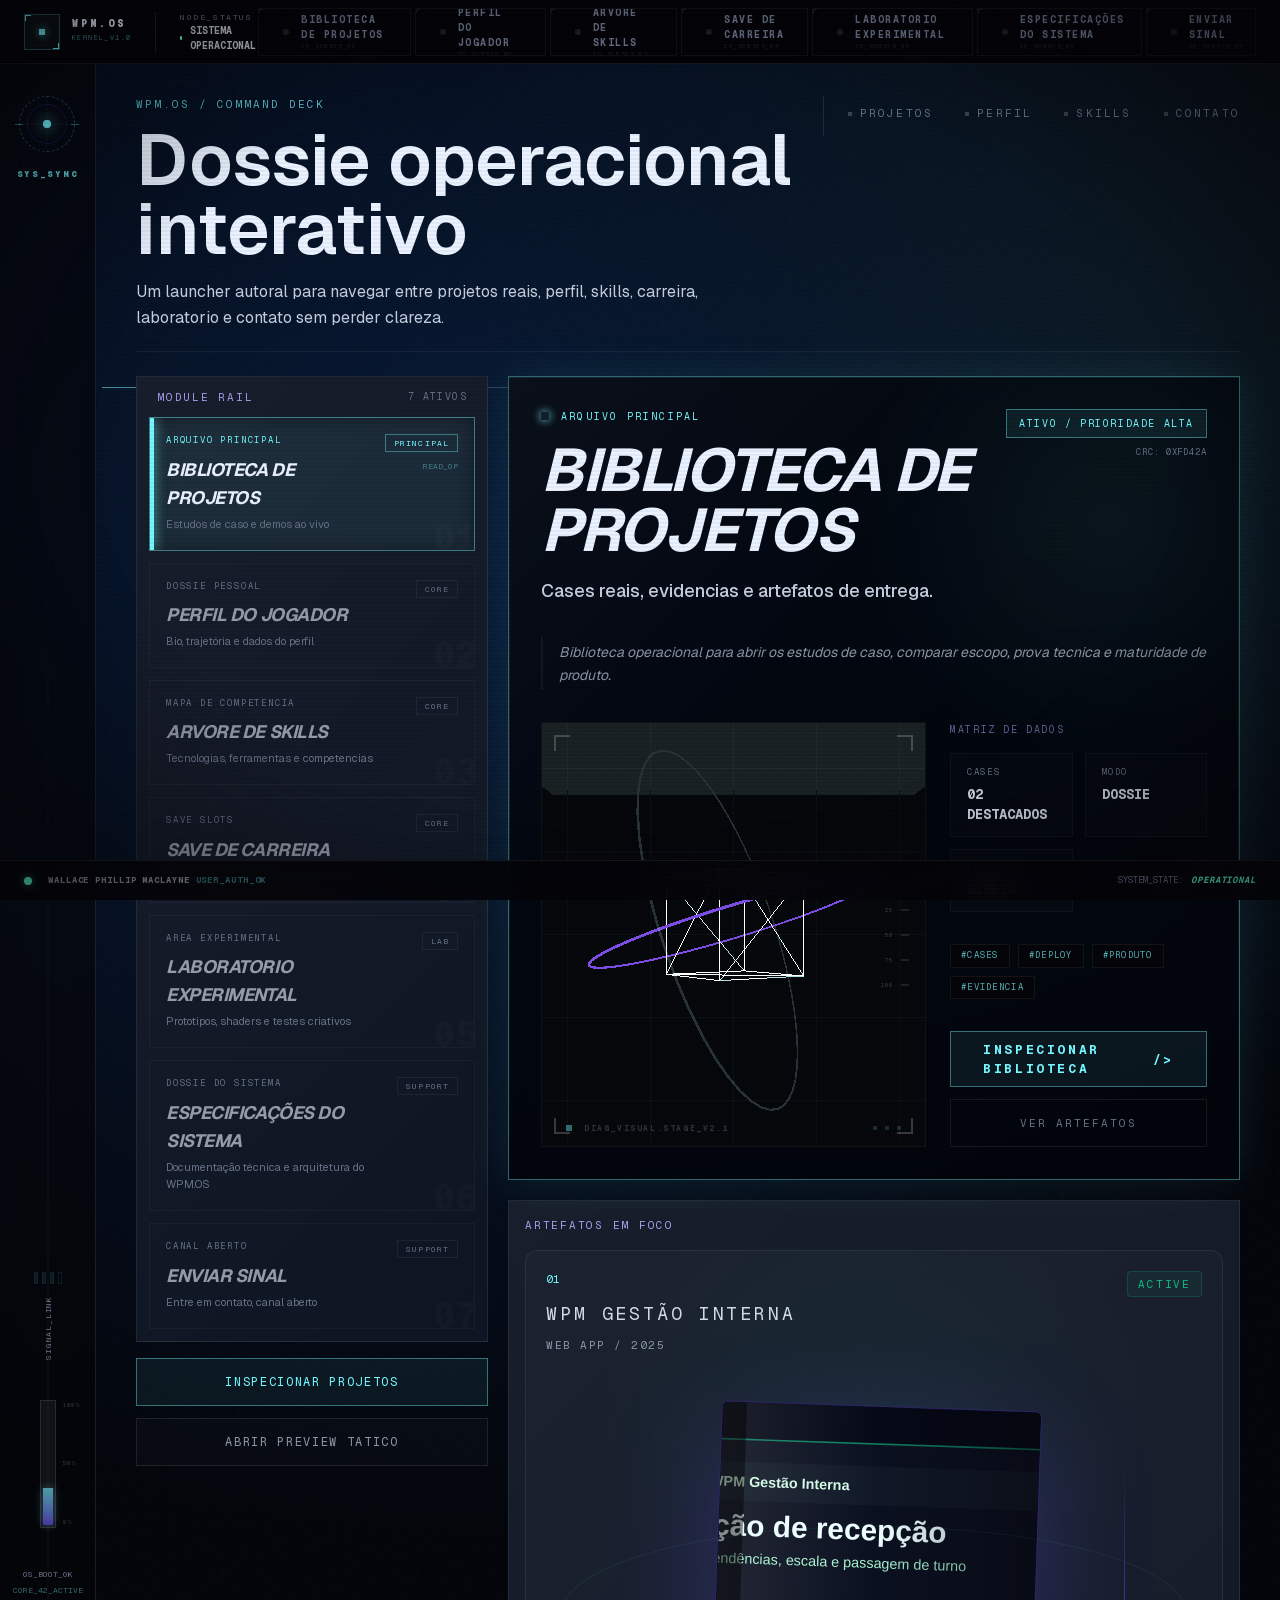
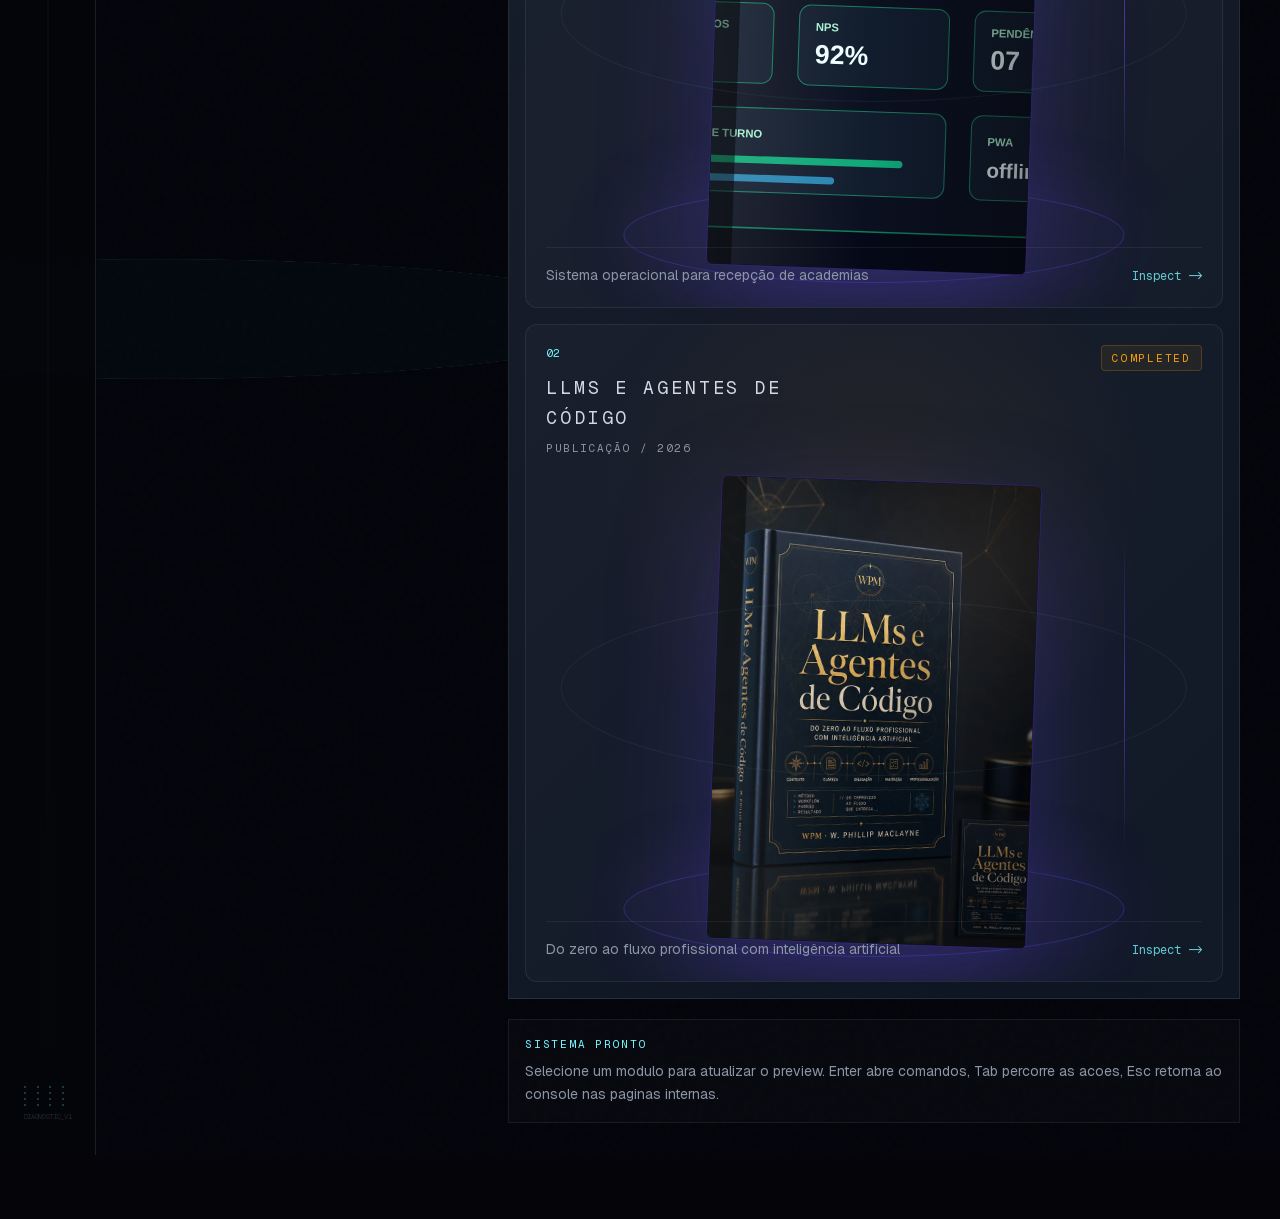
<file: console/index.html>
<!DOCTYPE html><html lang="pt-BR" translate="no" class="geist_a71539c9-module__T19VSG__variable geist_mono_8d43a2aa-module__8Li5zG__variable notranslate h-full antialiased"><head><meta charSet="utf-8"/><meta name="viewport" content="width=device-width, initial-scale=1"/><link rel="preload" href="/_next/static/media/797e433ab948586e-s.p.0.q-h669a_dqa.woff2" as="font" crossorigin="" type="font/woff2"/><link rel="preload" href="/_next/static/media/caa3a2e1cccd8315-s.p.16t1db8_9y2o~.woff2" as="font" crossorigin="" type="font/woff2"/><link rel="stylesheet" href="/_next/static/chunks/12eqcy9iph8if.css" data-precedence="next"/><link rel="preload" as="script" fetchPriority="low" href="/_next/static/chunks/11n40mn7j1~63.js"/><script src="/_next/static/chunks/0h2d7u7pw8jb6.js" async=""></script><script src="/_next/static/chunks/0ss2wcxd7g8xs.js" async=""></script><script src="/_next/static/chunks/0ljjnck5ohosw.js" async=""></script><script src="/_next/static/chunks/13.e57r-v69_p.js" async=""></script><script src="/_next/static/chunks/0.h~90f0sdwwn.js" async=""></script><script src="/_next/static/chunks/turbopack-0r7y1dw8263rt.js" async=""></script><script src="/_next/static/chunks/02noyhbm_2ves.js" async=""></script><script src="/_next/static/chunks/0db~xpz94m5nm.js" async=""></script><script src="/_next/static/chunks/0f~lzdw5puibt.js" async=""></script><script src="/_next/static/chunks/03vmb3if.8fyn.js" async=""></script><script src="/_next/static/chunks/0c-l1e7se64zc.js" async=""></script><script src="/_next/static/chunks/12z9sr.4yiv9e.js" async=""></script><script src="/_next/static/chunks/0zyywjb_fdm-e.js" async=""></script><script src="/_next/static/chunks/0-rhfuvsv3g99.js" async=""></script><meta name="next-size-adjust" content=""/><title>WPM.OS - Wallace Phillip Maclayne | Interactive Portfolio</title><meta name="description" content="Interactive portfolio system by Wallace Phillip Maclayne, combining product thinking, operations, UX, and web systems built from real constraints."/><meta name="application-name" content="WPM.OS"/><link rel="author" href="https://wpmsmartwonkey.me"/><meta name="author" content="Wallace Phillip Maclayne"/><meta name="keywords" content="Wallace Phillip Maclayne,WPM.OS,portfolio,creative developer,front-end,UX,motion design,WebGL,React,Next.js"/><meta name="creator" content="Wallace Phillip Maclayne"/><meta name="publisher" content="Wallace Phillip Maclayne"/><meta name="robots" content="index, follow"/><meta name="googlebot" content="index, follow, max-video-preview:-1, max-image-preview:large, max-snippet:-1"/><meta name="google" content="notranslate"/><link rel="canonical" href="https://wpmsmartwonkey.me/"/><meta property="og:title" content="WPM.OS - Wallace Phillip Maclayne"/><meta property="og:description" content="Interactive portfolio system by Wallace Phillip Maclayne, combining product thinking, operations, UX, and web systems built from real constraints."/><meta property="og:url" content="https://wpmsmartwonkey.me/"/><meta property="og:site_name" content="WPM.OS"/><meta property="og:locale" content="en_US"/><meta property="og:image" content="https://wpmsmartwonkey.me/project-livro-cover-og.jpg"/><meta property="og:image:width" content="1200"/><meta property="og:image:height" content="630"/><meta property="og:image:alt" content="WPM.OS portfolio featured work preview"/><meta property="og:type" content="website"/><meta name="twitter:card" content="summary_large_image"/><meta name="twitter:title" content="WPM.OS - Wallace Phillip Maclayne"/><meta name="twitter:description" content="Interactive portfolio system by Wallace Phillip Maclayne, combining product thinking, operations, UX, and web systems built from real constraints."/><meta name="twitter:image" content="https://wpmsmartwonkey.me/project-livro-cover-og.jpg"/><link rel="icon" href="/favicon.ico?favicon.0x3dzn~oxb6tn.ico" sizes="256x256" type="image/x-icon"/><script src="/_next/static/chunks/03~yq9q893hmn.js" noModule=""></script></head><body translate="no" class="notranslate min-h-full bg-wpm-black text-wpm-white"><div hidden=""><!--$--><!--/$--></div><a href="#main-content" class="sr-only focus:not-sr-only focus:fixed focus:top-3 focus:left-3 focus:z-[60] font-mono text-xs text-wpm-cyan bg-wpm-black border border-wpm-purple/30 px-4 py-2 rounded-sm focus:outline-none focus:ring-2 focus:ring-wpm-purple/50 focus:ring-offset-2 focus:ring-offset-wpm-black">Ir para o conteúdo</a><script type="application/ld+json">{"@context":"https://schema.org","@type":"Person","name":"Wallace Phillip Maclayne","url":"https://wpmsmartwonkey.me","jobTitle":"Commercial Manager / Marketing Technologist","description":"Interactive portfolio system by Wallace Phillip Maclayne, combining product thinking, operations, UX, and web systems built from real constraints.","sameAs":["https://github.com/acewallthemac","https://www.linkedin.com/in/wpmaclayne/"],"knowsAbout":["Gestão de Equipes","Negociação Comercial","Trade Marketing","Visual Merchandising","Liderança Operacional","React","Next.js","TypeScript","Tailwind CSS","Supabase","PostgreSQL","PWA","Figma","UX Design","IA Generativa e LLMs","Testes Automatizados"],"mainEntityOfPage":"https://wpmsmartwonkey.me/"}</script><div class="min-h-screen bg-wpm-black relative"><div class="pointer-events-none fixed inset-0 z-0 opacity-[0.025]" style="background-image:linear-gradient(rgba(108,77,255,0.5) 1px, transparent 1px), linear-gradient(90deg, rgba(108,77,255,0.5) 1px, transparent 1px);background-size:80px 80px"></div><header class="fixed top-0 left-0 right-0 z-30 h-16 bg-[#050509]/90 backdrop-blur-xl border-b border-white/[0.08]"><div class="mx-auto h-full flex items-center justify-between px-6"><div class="flex items-center gap-6"><a class="flex items-center gap-3 group" href="/"><div class="relative flex h-9 w-9 items-center justify-center border border-wpm-cyan/30 bg-wpm-cyan/5"><div class="h-1.5 w-1.5 bg-wpm-cyan shadow-[0_0_8px_rgba(116,247,255,0.8)]"></div><div class="absolute top-0 left-0 h-1.5 w-1.5 border-t border-l border-wpm-cyan"></div><div class="absolute bottom-0 right-0 h-1.5 w-1.5 border-b border-r border-wpm-cyan"></div></div><div class="flex flex-col"><span class="font-mono text-[10px] font-black tracking-[0.3em] text-wpm-white leading-none">WPM.OS</span><span class="font-mono text-[7px] text-wpm-cyan/50 tracking-[0.2em] mt-1 uppercase">KERNEL_V1.0</span></div></a><div class="hidden h-10 w-px bg-white/10 sm:block"></div><div class="hidden flex-col sm:flex"><span class="font-mono text-[8px] uppercase tracking-[0.2em] text-wpm-muted">NODE_STATUS</span><div class="flex items-center gap-2"><div class="h-1 w-1 rounded-full bg-wpm-success animate-pulse"></div><span class="font-mono text-[10px] uppercase font-bold text-wpm-white/80">SISTEMA OPERACIONAL</span></div></div></div><nav class="hidden lg:flex items-center h-full gap-1"><a class="relative flex items-center px-6 h-12 transition-all duration-300 group overflow-hidden
                               border border-white/5 hover:border-white/20 hover:bg-white/[0.02]" href="/projects/"><div class="absolute top-0 left-0 h-1 w-1 border-t border-l transition-colors border-white/10"></div><div class="flex items-center gap-3 relative z-10"><div class="relative flex items-center justify-center"><div class="h-1.5 w-1.5 rounded-full transition-all duration-300 bg-white/10 group-hover:bg-wpm-cyan/40"></div></div><div class="flex flex-col"><span class="font-mono text-[10px] font-bold tracking-[0.15em] uppercase transition-colors text-wpm-muted group-hover:text-wpm-white">Biblioteca de Projetos</span><span class="font-mono text-[6px] tracking-widest text-white/10 uppercase group-hover:text-wpm-cyan/20 transition-colors">ID_SUBSYS_0<!-- -->1</span></div></div><div class="absolute inset-0 bg-gradient-to-tr from-transparent via-transparent to-white/[0.02] opacity-0 group-hover:opacity-100 transition-opacity"></div></a><a class="relative flex items-center px-6 h-12 transition-all duration-300 group overflow-hidden
                               border border-white/5 hover:border-white/20 hover:bg-white/[0.02]" href="/about/"><div class="absolute top-0 left-0 h-1 w-1 border-t border-l transition-colors border-white/10"></div><div class="flex items-center gap-3 relative z-10"><div class="relative flex items-center justify-center"><div class="h-1.5 w-1.5 rounded-full transition-all duration-300 bg-white/10 group-hover:bg-wpm-cyan/40"></div></div><div class="flex flex-col"><span class="font-mono text-[10px] font-bold tracking-[0.15em] uppercase transition-colors text-wpm-muted group-hover:text-wpm-white">Perfil do Jogador</span><span class="font-mono text-[6px] tracking-widest text-white/10 uppercase group-hover:text-wpm-cyan/20 transition-colors">ID_SUBSYS_0<!-- -->2</span></div></div><div class="absolute inset-0 bg-gradient-to-tr from-transparent via-transparent to-white/[0.02] opacity-0 group-hover:opacity-100 transition-opacity"></div></a><a class="relative flex items-center px-6 h-12 transition-all duration-300 group overflow-hidden
                               border border-white/5 hover:border-white/20 hover:bg-white/[0.02]" href="/skills/"><div class="absolute top-0 left-0 h-1 w-1 border-t border-l transition-colors border-white/10"></div><div class="flex items-center gap-3 relative z-10"><div class="relative flex items-center justify-center"><div class="h-1.5 w-1.5 rounded-full transition-all duration-300 bg-white/10 group-hover:bg-wpm-cyan/40"></div></div><div class="flex flex-col"><span class="font-mono text-[10px] font-bold tracking-[0.15em] uppercase transition-colors text-wpm-muted group-hover:text-wpm-white">Arvore de Skills</span><span class="font-mono text-[6px] tracking-widest text-white/10 uppercase group-hover:text-wpm-cyan/20 transition-colors">ID_SUBSYS_0<!-- -->3</span></div></div><div class="absolute inset-0 bg-gradient-to-tr from-transparent via-transparent to-white/[0.02] opacity-0 group-hover:opacity-100 transition-opacity"></div></a><a class="relative flex items-center px-6 h-12 transition-all duration-300 group overflow-hidden
                               border border-white/5 hover:border-white/20 hover:bg-white/[0.02]" href="/resume/"><div class="absolute top-0 left-0 h-1 w-1 border-t border-l transition-colors border-white/10"></div><div class="flex items-center gap-3 relative z-10"><div class="relative flex items-center justify-center"><div class="h-1.5 w-1.5 rounded-full transition-all duration-300 bg-white/10 group-hover:bg-wpm-cyan/40"></div></div><div class="flex flex-col"><span class="font-mono text-[10px] font-bold tracking-[0.15em] uppercase transition-colors text-wpm-muted group-hover:text-wpm-white">Save de Carreira</span><span class="font-mono text-[6px] tracking-widest text-white/10 uppercase group-hover:text-wpm-cyan/20 transition-colors">ID_SUBSYS_0<!-- -->4</span></div></div><div class="absolute inset-0 bg-gradient-to-tr from-transparent via-transparent to-white/[0.02] opacity-0 group-hover:opacity-100 transition-opacity"></div></a><a class="relative flex items-center px-6 h-12 transition-all duration-300 group overflow-hidden
                               border border-white/5 hover:border-white/20 hover:bg-white/[0.02]" href="/lab/"><div class="absolute top-0 left-0 h-1 w-1 border-t border-l transition-colors border-white/10"></div><div class="flex items-center gap-3 relative z-10"><div class="relative flex items-center justify-center"><div class="h-1.5 w-1.5 rounded-full transition-all duration-300 bg-white/10 group-hover:bg-wpm-cyan/40"></div></div><div class="flex flex-col"><span class="font-mono text-[10px] font-bold tracking-[0.15em] uppercase transition-colors text-wpm-muted group-hover:text-wpm-white">Laboratorio Experimental</span><span class="font-mono text-[6px] tracking-widest text-white/10 uppercase group-hover:text-wpm-cyan/20 transition-colors">ID_SUBSYS_0<!-- -->5</span></div></div><div class="absolute inset-0 bg-gradient-to-tr from-transparent via-transparent to-white/[0.02] opacity-0 group-hover:opacity-100 transition-opacity"></div></a><a class="relative flex items-center px-6 h-12 transition-all duration-300 group overflow-hidden
                               border border-white/5 hover:border-white/20 hover:bg-white/[0.02]" href="/specs/"><div class="absolute top-0 left-0 h-1 w-1 border-t border-l transition-colors border-white/10"></div><div class="flex items-center gap-3 relative z-10"><div class="relative flex items-center justify-center"><div class="h-1.5 w-1.5 rounded-full transition-all duration-300 bg-white/10 group-hover:bg-wpm-cyan/40"></div></div><div class="flex flex-col"><span class="font-mono text-[10px] font-bold tracking-[0.15em] uppercase transition-colors text-wpm-muted group-hover:text-wpm-white">Especificações do Sistema</span><span class="font-mono text-[6px] tracking-widest text-white/10 uppercase group-hover:text-wpm-cyan/20 transition-colors">ID_SUBSYS_0<!-- -->6</span></div></div><div class="absolute inset-0 bg-gradient-to-tr from-transparent via-transparent to-white/[0.02] opacity-0 group-hover:opacity-100 transition-opacity"></div></a><a class="relative flex items-center px-6 h-12 transition-all duration-300 group overflow-hidden
                               border border-white/5 hover:border-white/20 hover:bg-white/[0.02]" href="/contact/"><div class="absolute top-0 left-0 h-1 w-1 border-t border-l transition-colors border-white/10"></div><div class="flex items-center gap-3 relative z-10"><div class="relative flex items-center justify-center"><div class="h-1.5 w-1.5 rounded-full transition-all duration-300 bg-white/10 group-hover:bg-wpm-cyan/40"></div></div><div class="flex flex-col"><span class="font-mono text-[10px] font-bold tracking-[0.15em] uppercase transition-colors text-wpm-muted group-hover:text-wpm-white">Enviar Sinal</span><span class="font-mono text-[6px] tracking-widest text-white/10 uppercase group-hover:text-wpm-cyan/20 transition-colors">ID_SUBSYS_0<!-- -->7</span></div></div><div class="absolute inset-0 bg-gradient-to-tr from-transparent via-transparent to-white/[0.02] opacity-0 group-hover:opacity-100 transition-opacity"></div></a></nav><button class="lg:hidden flex items-center gap-4 px-5 py-2 border border-wpm-cyan/20 bg-wpm-cyan/[0.03] active:bg-wpm-cyan/[0.1] transition-all"><div class="flex flex-col gap-1.5"><div class="h-0.5 w-5 bg-wpm-cyan shadow-[0_0_5px_rgba(116,247,255,0.5)]"></div><div class="h-0.5 w-3 bg-wpm-cyan shadow-[0_0_5px_rgba(116,247,255,0.5)]"></div></div><span class="font-mono text-[10px] uppercase font-black tracking-[0.2em] text-wpm-cyan">Modules</span></button></div></header><footer class="fixed bottom-0 left-0 right-0 z-30 hidden h-10 items-center justify-between border-t border-white/[0.08] bg-[#050509]/90 px-6 backdrop-blur-md md:flex"><div class="flex items-center gap-4"><div class="h-2 w-2 rounded-full bg-wpm-success shadow-[0_0_8px_rgba(91,255,199,0.5)]"></div><span class="font-mono text-[9px] text-wpm-white/60 uppercase tracking-widest font-bold">Wallace Phillip Maclayne<!-- --> <span class="text-wpm-cyan/40">USER_AUTH_OK</span></span></div><div class="flex items-center gap-6"><div class="flex items-center gap-2"><span class="font-mono text-[9px] text-wpm-muted uppercase">SYSTEM_STATE:</span><span class="font-mono text-[9px] text-wpm-success font-bold uppercase tracking-widest italic animate-pulse">OPERATIONAL</span></div></div></footer><main id="main-content" tabindex="-1" class="pt-16 pb-16 min-h-screen focus:outline-none relative z-10"><div class="relative w-full overflow-hidden"><div class="w-full" style="opacity:1;transform:none"><div class="relative min-h-[calc(100vh-7rem)] overflow-hidden bg-[#02040a]"><h1 class="sr-only">WPM.OS - command deck premium do portfolio Wallace Phillip Maclayne</h1><div class="pointer-events-none absolute inset-0" aria-hidden="true"><div class="absolute inset-0 bg-[radial-gradient(circle_at_34%_18%,rgba(7,27,58,0.94),transparent_42%),radial-gradient(circle_at_84%_14%,rgba(116,247,255,0.09),transparent_28%),linear-gradient(180deg,rgba(5,5,9,0.24),#02040a_84%)]"></div><div class="absolute inset-0 bg-noise opacity-45"></div><div class="absolute left-[8%] top-[12%] h-px w-[78%] bg-gradient-to-r from-wpm-cyan/55 via-white/10 to-transparent"></div><div class="absolute left-1/2 top-[63%] h-80 w-[60rem] -translate-x-1/2 rounded-[50%] border border-wpm-cyan/10 bg-wpm-cyan/[0.018]" style="transform:translateX(calc(-50% + var(--wpm-parallax-x, 0px))) translateY(var(--wpm-parallax-y, 0px)) rotateX(68deg)"></div></div><div class="relative z-10 flex min-h-[calc(100vh-7rem)]"><aside aria-label="Telemetria do sistema" class="jsx-64c82ffbd9d3fb92 hidden xl:flex w-24 shrink-0 flex-col items-center justify-between border-r border-white/10 bg-[#050509]/60 px-2 py-8 backdrop-blur-md relative overflow-hidden"><div class="jsx-64c82ffbd9d3fb92 absolute left-1/2 top-0 bottom-0 w-px bg-gradient-to-b from-transparent via-white/5 to-transparent -translate-x-1/2"></div><div class="jsx-64c82ffbd9d3fb92 relative z-10 flex flex-col items-center gap-4"><div class="jsx-64c82ffbd9d3fb92 relative h-14 w-14"><div class="absolute inset-0 rounded-full border border-dashed border-wpm-cyan/30" style="transform:rotate(360deg)"></div><div class="absolute inset-2 rounded-full border border-wpm-purple/20" style="transform:rotate(-360deg)"></div><div class="jsx-64c82ffbd9d3fb92 absolute left-1/2 top-1/2 h-2 w-2 -translate-x-1/2 -translate-y-1/2 rounded-full bg-wpm-cyan shadow-[0_0_15px_rgba(116,247,255,1)]"></div><div class="absolute left-1/2 top-1/2 h-2 w-2 -translate-x-1/2 -translate-y-1/2 rounded-full bg-wpm-cyan" style="opacity:0.5;transform:none"></div><div class="jsx-64c82ffbd9d3fb92 absolute -left-1 top-1/2 h-px w-2 bg-wpm-cyan/40"></div><div class="jsx-64c82ffbd9d3fb92 absolute -right-1 top-1/2 h-px w-2 bg-wpm-cyan/40"></div><div class="jsx-64c82ffbd9d3fb92 absolute top-1/2 left-1/2 -translate-x-1/2 -translate-y-1/2 w-full h-px bg-wpm-cyan/5"></div><div class="jsx-64c82ffbd9d3fb92 absolute top-1/2 left-1/2 -translate-x-1/2 -translate-y-1/2 h-full w-px bg-wpm-cyan/5"></div></div><span class="jsx-64c82ffbd9d3fb92 font-mono text-[9px] uppercase tracking-[0.3em] text-wpm-cyan/80 font-black">SYS_SYNC</span></div><div class="jsx-64c82ffbd9d3fb92 flex w-full flex-col items-center gap-10 z-10"><div class="jsx-64c82ffbd9d3fb92 flex flex-col items-center gap-3"><div class="jsx-64c82ffbd9d3fb92 flex gap-1"><div class="w-1 h-3 border border-wpm-cyan/40 bg-wpm-cyan/40" style="opacity:0.2"></div><div class="w-1 h-3 border border-wpm-cyan/40 bg-wpm-cyan/40" style="opacity:0.2"></div><div class="w-1 h-3 border border-wpm-cyan/40 bg-wpm-cyan/40" style="opacity:0.2"></div><div class="w-1 h-3 border border-wpm-cyan/40 bg-transparent" style="opacity:0.2"></div></div><span class="jsx-64c82ffbd9d3fb92 font-mono text-[8px] uppercase tracking-widest text-wpm-muted vertical-text">SIGNAL_LINK</span></div><div class="jsx-64c82ffbd9d3fb92 relative w-4 h-32 bg-white/5 border border-white/10 flex flex-col justify-end p-0.5"><div class="w-full bg-gradient-to-t from-wpm-purple/60 to-wpm-cyan/60 shadow-[0_0_10px_rgba(116,247,255,0.3)]" style="height:30%"></div><div class="jsx-64c82ffbd9d3fb92 absolute -right-6 top-0 bottom-0 flex flex-col justify-between font-mono text-[6px] text-white/20"><span class="jsx-64c82ffbd9d3fb92">100%</span><span class="jsx-64c82ffbd9d3fb92">50%</span><span class="jsx-64c82ffbd9d3fb92">0%</span></div></div><div class="jsx-64c82ffbd9d3fb92 flex flex-col items-center gap-1"><span class="jsx-64c82ffbd9d3fb92 font-mono text-[8px] text-wpm-muted">OS_BOOT_OK</span><span class="jsx-64c82ffbd9d3fb92 font-mono text-[8px] text-wpm-cyan/40">CORE_42_ACTIVE</span></div></div><div aria-hidden="true" class="jsx-64c82ffbd9d3fb92 flex flex-col gap-1.5 opacity-30"><div class="jsx-64c82ffbd9d3fb92 grid grid-cols-4 gap-1"><div class="jsx-64c82ffbd9d3fb92 h-0.5 w-0.5 rounded-full bg-wpm-cyan"></div><div class="jsx-64c82ffbd9d3fb92 h-0.5 w-0.5 rounded-full bg-wpm-cyan"></div><div class="jsx-64c82ffbd9d3fb92 h-0.5 w-0.5 rounded-full bg-wpm-cyan"></div><div class="jsx-64c82ffbd9d3fb92 h-0.5 w-0.5 rounded-full bg-wpm-cyan"></div><div class="jsx-64c82ffbd9d3fb92 h-0.5 w-0.5 rounded-full bg-wpm-cyan"></div><div class="jsx-64c82ffbd9d3fb92 h-0.5 w-0.5 rounded-full bg-wpm-cyan"></div><div class="jsx-64c82ffbd9d3fb92 h-0.5 w-0.5 rounded-full bg-wpm-cyan"></div><div class="jsx-64c82ffbd9d3fb92 h-0.5 w-0.5 rounded-full bg-wpm-cyan"></div><div class="jsx-64c82ffbd9d3fb92 h-0.5 w-0.5 rounded-full bg-wpm-cyan"></div><div class="jsx-64c82ffbd9d3fb92 h-0.5 w-0.5 rounded-full bg-wpm-cyan"></div><div class="jsx-64c82ffbd9d3fb92 h-0.5 w-0.5 rounded-full bg-wpm-cyan"></div><div class="jsx-64c82ffbd9d3fb92 h-0.5 w-0.5 rounded-full bg-wpm-cyan"></div><div class="jsx-64c82ffbd9d3fb92 h-0.5 w-0.5 rounded-full bg-wpm-cyan"></div><div class="jsx-64c82ffbd9d3fb92 h-0.5 w-0.5 rounded-full bg-wpm-cyan"></div><div class="jsx-64c82ffbd9d3fb92 h-0.5 w-0.5 rounded-full bg-wpm-cyan"></div><div class="jsx-64c82ffbd9d3fb92 h-0.5 w-0.5 rounded-full bg-wpm-cyan"></div></div><span class="jsx-64c82ffbd9d3fb92 font-mono text-[7px] text-center tracking-tighter text-wpm-muted uppercase">Diagnostic_v1</span></div></aside><section class="flex min-w-0 flex-1 flex-col px-4 py-6 md:px-8 md:py-8 xl:px-10"><div class="mb-6 flex flex-col gap-4 border-b border-white/[0.06] pb-5 md:flex-row md:items-start md:justify-between"><div class="min-w-0"><p class="font-mono text-[11px] uppercase tracking-[0.18em] text-wpm-cyan/75">WPM.OS / Command Deck</p><p class="mt-3 max-w-2xl font-sans text-4xl font-semibold leading-[0.96] tracking-normal text-wpm-white sm:text-6xl lg:text-7xl">Dossie operacional interativo</p><p class="mt-4 max-w-xl text-base leading-relaxed text-wpm-text-secondary">Um launcher autoral para navegar entre projetos reais, perfil, skills, carreira, laboratorio e contato sem perder clareza.</p></div><div class="hidden items-center md:flex"><span class="mr-6 h-10 w-px bg-white/10" aria-hidden="true"></span><nav aria-label="Navegacao principal" class="flex items-center gap-8"><a class="group relative flex flex-col items-start gap-1 focus-visible:outline-none" href="/projects/"><div class="flex items-center gap-2"><div class="h-1 w-1 bg-white/20 group-hover:bg-wpm-cyan transition-colors"></div><span class="font-mono text-[11px] uppercase tracking-[0.2em] text-wpm-muted group-hover:text-wpm-white transition-colors">Projetos</span></div><span class="h-px w-0 bg-wpm-cyan/40 transition-all duration-300 group-hover:w-full"></span></a><a class="group relative flex flex-col items-start gap-1 focus-visible:outline-none" href="/about/"><div class="flex items-center gap-2"><div class="h-1 w-1 bg-white/20 group-hover:bg-wpm-cyan transition-colors"></div><span class="font-mono text-[11px] uppercase tracking-[0.2em] text-wpm-muted group-hover:text-wpm-white transition-colors">Perfil</span></div><span class="h-px w-0 bg-wpm-cyan/40 transition-all duration-300 group-hover:w-full"></span></a><a class="group relative flex flex-col items-start gap-1 focus-visible:outline-none" href="/skills/"><div class="flex items-center gap-2"><div class="h-1 w-1 bg-white/20 group-hover:bg-wpm-cyan transition-colors"></div><span class="font-mono text-[11px] uppercase tracking-[0.2em] text-wpm-muted group-hover:text-wpm-white transition-colors">Skills</span></div><span class="h-px w-0 bg-wpm-cyan/40 transition-all duration-300 group-hover:w-full"></span></a><a class="group relative flex flex-col items-start gap-1 focus-visible:outline-none" href="/contact/"><div class="flex items-center gap-2"><div class="h-1 w-1 bg-white/20 group-hover:bg-wpm-cyan transition-colors"></div><span class="font-mono text-[11px] uppercase tracking-[0.2em] text-wpm-muted group-hover:text-wpm-white transition-colors">Contato</span></div><span class="h-px w-0 bg-wpm-cyan/40 transition-all duration-300 group-hover:w-full"></span></a></nav></div></div><div class="grid flex-1 gap-5 xl:grid-cols-[22rem_minmax(0,1fr)] 2xl:grid-cols-[24rem_minmax(0,1fr)]"><nav aria-label="Modulos WPM.OS" class="min-w-0"><div class="wpm-data-surface p-3"><div class="mb-3 flex items-center justify-between px-2"><p class="wpm-section-title">Module rail</p><span class="font-mono text-[10px] uppercase tracking-[0.14em] text-wpm-muted">7<!-- --> ativos</span></div><div class="space-y-3" role="list"><button type="button" data-module-command="projects" aria-pressed="true" class="group relative w-full overflow-hidden border px-4 py-4 text-left transition-all duration-300 focus-visible:outline-none focus-visible:ring-2 focus-visible:ring-wpm-cyan/70 border-wpm-cyan/40 bg-wpm-cyan/[0.075] shadow-[inset_0_0_20px_rgba(0,0,0,0.4)] min-h-32" style="opacity:1;transform:none"><div class="absolute left-0 top-0 h-full w-[4px] bg-wpm-cyan shadow-[0_0_12px_currentColor] text-wpm-cyan"></div><div class="flex items-start justify-between gap-4"><div class="min-w-0"><div class="flex items-center gap-2"><span class="font-mono text-[9px] uppercase tracking-[0.2em] text-wpm-cyan">Arquivo principal</span><span class="h-1 w-1 rounded-full bg-wpm-cyan" style="opacity:0"></span></div><span class="mt-2 block font-sans text-lg font-bold tracking-tight uppercase italic text-wpm-white">Biblioteca de Projetos</span><span class="mt-1 block text-[11px] leading-relaxed text-wpm-muted group-hover:text-wpm-gray transition-colors line-clamp-1">Estudos de caso e demos ao vivo</span></div><div class="flex flex-col items-end gap-2 shrink-0"><span class="border px-2 py-0.5 font-mono text-[8px] uppercase tracking-[0.14em] border-wpm-cyan/40 text-wpm-cyan">principal</span><span class="font-mono text-[8px] text-wpm-cyan/40 animate-pulse">READ_OP</span></div></div><span class="absolute -bottom-2 -right-1 font-mono text-4xl font-black text-white/[0.02] select-none pointer-events-none">0<!-- -->1</span></button><button type="button" data-module-command="about" aria-pressed="false" class="group relative w-full overflow-hidden border px-4 py-4 text-left transition-all duration-300 focus-visible:outline-none focus-visible:ring-2 focus-visible:ring-wpm-cyan/70 border-white/[0.04] bg-transparent hover:border-white/[0.1] hover:bg-white/[0.01] min-h-24" style="opacity:1;transform:none"><div class="flex items-start justify-between gap-4"><div class="min-w-0"><div class="flex items-center gap-2"><span class="font-mono text-[9px] uppercase tracking-[0.2em] text-wpm-muted">Dossie pessoal</span></div><span class="mt-2 block font-sans text-lg font-bold tracking-tight uppercase italic text-wpm-white/60">Perfil do Jogador</span><span class="mt-1 block text-[11px] leading-relaxed text-wpm-muted group-hover:text-wpm-gray transition-colors line-clamp-1">Bio, trajetória e dados do perfil</span></div><div class="flex flex-col items-end gap-2 shrink-0"><span class="border px-2 py-0.5 font-mono text-[8px] uppercase tracking-[0.14em] border-white/[0.06] text-wpm-muted">core</span></div></div><span class="absolute -bottom-2 -right-1 font-mono text-4xl font-black text-white/[0.02] select-none pointer-events-none">0<!-- -->2</span></button><button type="button" data-module-command="skills" aria-pressed="false" class="group relative w-full overflow-hidden border px-4 py-4 text-left transition-all duration-300 focus-visible:outline-none focus-visible:ring-2 focus-visible:ring-wpm-cyan/70 border-white/[0.04] bg-transparent hover:border-white/[0.1] hover:bg-white/[0.01] min-h-24" style="opacity:1;transform:none"><div class="flex items-start justify-between gap-4"><div class="min-w-0"><div class="flex items-center gap-2"><span class="font-mono text-[9px] uppercase tracking-[0.2em] text-wpm-muted">Mapa de competencia</span></div><span class="mt-2 block font-sans text-lg font-bold tracking-tight uppercase italic text-wpm-white/60">Arvore de Skills</span><span class="mt-1 block text-[11px] leading-relaxed text-wpm-muted group-hover:text-wpm-gray transition-colors line-clamp-1">Tecnologias, ferramentas e competencias</span></div><div class="flex flex-col items-end gap-2 shrink-0"><span class="border px-2 py-0.5 font-mono text-[8px] uppercase tracking-[0.14em] border-white/[0.06] text-wpm-muted">core</span></div></div><span class="absolute -bottom-2 -right-1 font-mono text-4xl font-black text-white/[0.02] select-none pointer-events-none">0<!-- -->3</span></button><button type="button" data-module-command="resume" aria-pressed="false" class="group relative w-full overflow-hidden border px-4 py-4 text-left transition-all duration-300 focus-visible:outline-none focus-visible:ring-2 focus-visible:ring-wpm-cyan/70 border-white/[0.04] bg-transparent hover:border-white/[0.1] hover:bg-white/[0.01] min-h-24" style="opacity:1;transform:none"><div class="flex items-start justify-between gap-4"><div class="min-w-0"><div class="flex items-center gap-2"><span class="font-mono text-[9px] uppercase tracking-[0.2em] text-wpm-muted">Save slots</span></div><span class="mt-2 block font-sans text-lg font-bold tracking-tight uppercase italic text-wpm-white/60">Save de Carreira</span><span class="mt-1 block text-[11px] leading-relaxed text-wpm-muted group-hover:text-wpm-gray transition-colors line-clamp-1">Experiência, formação e linha do tempo</span></div><div class="flex flex-col items-end gap-2 shrink-0"><span class="border px-2 py-0.5 font-mono text-[8px] uppercase tracking-[0.14em] border-white/[0.06] text-wpm-muted">core</span></div></div><span class="absolute -bottom-2 -right-1 font-mono text-4xl font-black text-white/[0.02] select-none pointer-events-none">0<!-- -->4</span></button><button type="button" data-module-command="lab" aria-pressed="false" class="group relative w-full overflow-hidden border px-4 py-4 text-left transition-all duration-300 focus-visible:outline-none focus-visible:ring-2 focus-visible:ring-wpm-cyan/70 border-white/[0.04] bg-transparent hover:border-white/[0.1] hover:bg-white/[0.01] min-h-24" style="opacity:1;transform:none"><div class="flex items-start justify-between gap-4"><div class="min-w-0"><div class="flex items-center gap-2"><span class="font-mono text-[9px] uppercase tracking-[0.2em] text-wpm-muted">Area experimental</span></div><span class="mt-2 block font-sans text-lg font-bold tracking-tight uppercase italic text-wpm-white/60">Laboratorio Experimental</span><span class="mt-1 block text-[11px] leading-relaxed text-wpm-muted group-hover:text-wpm-gray transition-colors line-clamp-1">Prototipos, shaders e testes criativos</span></div><div class="flex flex-col items-end gap-2 shrink-0"><span class="border px-2 py-0.5 font-mono text-[8px] uppercase tracking-[0.14em] border-white/[0.06] text-wpm-muted">lab</span></div></div><span class="absolute -bottom-2 -right-1 font-mono text-4xl font-black text-white/[0.02] select-none pointer-events-none">0<!-- -->5</span></button><button type="button" data-module-command="specs" aria-pressed="false" class="group relative w-full overflow-hidden border px-4 py-4 text-left transition-all duration-300 focus-visible:outline-none focus-visible:ring-2 focus-visible:ring-wpm-cyan/70 border-white/[0.04] bg-transparent hover:border-white/[0.1] hover:bg-white/[0.01] min-h-24" style="opacity:1;transform:none"><div class="flex items-start justify-between gap-4"><div class="min-w-0"><div class="flex items-center gap-2"><span class="font-mono text-[9px] uppercase tracking-[0.2em] text-wpm-muted">Dossie do Sistema</span></div><span class="mt-2 block font-sans text-lg font-bold tracking-tight uppercase italic text-wpm-white/60">Especificações do Sistema</span><span class="mt-1 block text-[11px] leading-relaxed text-wpm-muted group-hover:text-wpm-gray transition-colors line-clamp-1">Documentação técnica e arquitetura do WPM.OS</span></div><div class="flex flex-col items-end gap-2 shrink-0"><span class="border px-2 py-0.5 font-mono text-[8px] uppercase tracking-[0.14em] border-white/[0.06] text-wpm-muted">support</span></div></div><span class="absolute -bottom-2 -right-1 font-mono text-4xl font-black text-white/[0.02] select-none pointer-events-none">0<!-- -->6</span></button><button type="button" data-module-command="contact" aria-pressed="false" class="group relative w-full overflow-hidden border px-4 py-4 text-left transition-all duration-300 focus-visible:outline-none focus-visible:ring-2 focus-visible:ring-wpm-cyan/70 border-white/[0.04] bg-transparent hover:border-white/[0.1] hover:bg-white/[0.01] min-h-24" style="opacity:1;transform:none"><div class="flex items-start justify-between gap-4"><div class="min-w-0"><div class="flex items-center gap-2"><span class="font-mono text-[9px] uppercase tracking-[0.2em] text-wpm-muted">Canal aberto</span></div><span class="mt-2 block font-sans text-lg font-bold tracking-tight uppercase italic text-wpm-white/60">Enviar Sinal</span><span class="mt-1 block text-[11px] leading-relaxed text-wpm-muted group-hover:text-wpm-gray transition-colors line-clamp-1">Entre em contato, canal aberto</span></div><div class="flex flex-col items-end gap-2 shrink-0"><span class="border px-2 py-0.5 font-mono text-[8px] uppercase tracking-[0.14em] border-white/[0.06] text-wpm-muted">support</span></div></div><span class="absolute -bottom-2 -right-1 font-mono text-4xl font-black text-white/[0.02] select-none pointer-events-none">0<!-- -->7</span></button></div></div><div class="mt-4 grid gap-3 sm:grid-cols-2 xl:grid-cols-1"><a class="wpm-btn-ripple inline-flex min-h-12 items-center justify-center border border-wpm-cyan/40 bg-wpm-cyan/[0.07] px-4 font-mono text-[12px] uppercase tracking-[0.14em] text-wpm-cyan transition-transform hover:-translate-y-0.5 focus-visible:outline-none focus-visible:ring-2 focus-visible:ring-wpm-cyan/70" href="/projects/">Inspecionar projetos</a><button type="button" class="wpm-btn-ripple inline-flex min-h-12 items-center justify-center border border-white/[0.09] bg-white/[0.018] px-4 font-mono text-[12px] uppercase tracking-[0.14em] text-wpm-gray transition-colors hover:border-white/[0.18] hover:text-wpm-white focus-visible:outline-none focus-visible:ring-2 focus-visible:ring-wpm-purple/60">Abrir preview tatico</button></div></nav><div class="grid min-w-0 gap-5 2xl:grid-cols-[minmax(0,1fr)_22rem]"><article class="relative min-w-0 overflow-hidden border border-wpm-cyan/40 bg-[#02040a]/80 backdrop-blur-md shadow-[0_0_44px_rgba(116,247,255,0.10)] min-h-[34rem] p-5 md:p-8"><div class="pointer-events-none absolute inset-0 overflow-hidden" aria-hidden="true"><div class="absolute inset-0 bg-[linear-gradient(135deg,rgba(255,255,255,0.035),transparent_36%),radial-gradient(circle_at_82%_18%,rgba(116,247,255,0.06),transparent_28%)]"></div><div class="absolute left-0 top-0 h-full w-px bg-gradient-to-b from-transparent via-white/10 to-transparent"></div><div class="absolute right-0 top-0 h-full w-px bg-gradient-to-b from-transparent via-white/10 to-transparent"></div><div class="absolute left-0 right-0 h-px bg-wpm-cyan/10 z-0" style="top:0%"></div></div><div class="relative z-10 flex h-full flex-col" style="opacity:0;transform:translateY(10px)"><div class="flex flex-col gap-6 sm:flex-row sm:items-start sm:justify-between"><div class="min-w-0"><div class="flex items-center gap-3"><span class="h-2 w-2 bg-wpm-cyan/[0.075] animate-pulse shadow-[0_0_8px_currentColor] text-wpm-cyan"></span><p class="font-mono text-[10px] uppercase tracking-[0.22em] text-wpm-cyan">Arquivo principal</p></div><h2 class="mt-4 max-w-2xl font-sans text-4xl font-bold leading-none tracking-tight text-wpm-white sm:text-5xl lg:text-6xl uppercase italic">Biblioteca de Projetos</h2><p class="mt-4 max-w-xl text-lg font-medium leading-relaxed text-wpm-text-secondary">Cases reais, evidencias e artefatos de entrega.</p></div><div class="flex flex-col items-end gap-2 shrink-0"><span class="inline-flex border border-wpm-cyan/40 bg-wpm-cyan/[0.075] px-3 py-1.5 font-mono text-[10px] uppercase tracking-[0.16em] text-wpm-cyan shadow-sm">ATIVO / PRIORIDADE ALTA</span><span class="font-mono text-[9px] text-wpm-muted tracking-widest uppercase">CRC: 0xFD42A</span></div></div><p class="mt-8 max-w-3xl text-sm leading-relaxed text-wpm-gray border-l-2 border-white/5 pl-4 py-1 italic">Biblioteca operacional para abrir os estudos de caso, comparar escopo, prova tecnica e maturidade de produto.</p><div class="mt-8 grid flex-1 gap-6 lg:grid-cols-[1.2fr_0.8fr]"><div class="relative min-h-[22rem] border border-white/5 bg-[#05070a] shadow-inner group"><div class="relative h-full w-full overflow-hidden bg-[#05070a]"><div class="absolute inset-0 opacity-20" aria-hidden="true"><div class="absolute inset-0 bg-[radial-gradient(circle_at_50%_50%,rgba(255,255,255,0.05)_1px,transparent_1px)] bg-[size:20px_20px]"></div></div><div class="absolute inset-0 z-10 flex items-center justify-center"><div class="relative h-full min-h-[350px] w-full overflow-hidden" aria-hidden="true"><div class="absolute inset-[14%] border border-wpm-cyan/15 bg-wpm-cyan/[0.025] shadow-[inset_0_0_28px_rgba(116,247,255,0.08)]"></div><div class="absolute left-1/2 top-1/2 h-28 w-28 -translate-x-1/2 -translate-y-1/2 rotate-45 border border-wpm-cyan/35 bg-wpm-cyan/[0.04]"></div><div class="absolute left-1/2 top-1/2 h-44 w-44 -translate-x-1/2 -translate-y-1/2 rounded-full border border-wpm-purple/25"></div><div class="absolute inset-0 bg-[linear-gradient(rgba(116,247,255,0.018)_1px,transparent_1px)] bg-[size:100%_4px]"></div></div></div><div class="absolute left-3 top-3 h-4 w-4 border-l-2 border-t-2 border-white/20 z-20"></div><div class="absolute right-3 top-3 h-4 w-4 border-r-2 border-t-2 border-white/20 z-20"></div><div class="absolute left-3 bottom-3 h-4 w-4 border-l-2 border-b-2 border-white/20 z-20"></div><div class="absolute right-3 bottom-3 h-4 w-4 border-r-2 border-b-2 border-white/20 z-20"></div><div class="absolute bottom-3 left-6 right-6 flex justify-between items-center opacity-40 z-20"><div class="flex items-center gap-3"><div class="h-1.5 w-1.5 bg-wpm-cyan animate-pulse"></div><span class="font-mono text-[8px] uppercase tracking-[0.2em] text-wpm-muted font-bold">Diag_Visual.Stage_v2.1</span></div><div class="flex gap-2"><div class="w-1 h-1 bg-wpm-cyan/40"></div><div class="w-1 h-1 bg-wpm-cyan/40"></div><div class="w-1 h-1 bg-wpm-cyan/40"></div></div></div><div class="absolute right-4 top-1/2 -translate-y-1/2 flex flex-col gap-4 opacity-20 pointer-events-none"><div class="flex items-center gap-2 justify-end"><span class="font-mono text-[6px] text-white">0</span><div class="h-px w-2 bg-white"></div></div><div class="flex items-center gap-2 justify-end"><span class="font-mono text-[6px] text-white">25</span><div class="h-px w-2 bg-white"></div></div><div class="flex items-center gap-2 justify-end"><span class="font-mono text-[6px] text-white">50</span><div class="h-px w-2 bg-white"></div></div><div class="flex items-center gap-2 justify-end"><span class="font-mono text-[6px] text-white">75</span><div class="h-px w-2 bg-white"></div></div><div class="flex items-center gap-2 justify-end"><span class="font-mono text-[6px] text-white">100</span><div class="h-px w-2 bg-white"></div></div></div></div></div><div class="flex flex-col justify-between gap-8"><div class="grid gap-4"><p class="wpm-section-title !text-[10px] opacity-60">Matriz de Dados</p><div class="grid grid-cols-2 gap-3"><div class="border border-white/[0.04] bg-white/[0.01] px-4 py-3 hover:bg-white/[0.03] transition-colors"><p class="font-mono text-[9px] uppercase tracking-[0.18em] text-wpm-muted">cases</p><p class="mt-1 font-mono text-sm uppercase font-bold text-wpm-white/90">02 destacados</p></div><div class="border border-white/[0.04] bg-white/[0.01] px-4 py-3 hover:bg-white/[0.03] transition-colors"><p class="font-mono text-[9px] uppercase tracking-[0.18em] text-wpm-muted">modo</p><p class="mt-1 font-mono text-sm uppercase font-bold text-wpm-white/90">dossie</p></div><div class="border border-white/[0.04] bg-white/[0.01] px-4 py-3 hover:bg-white/[0.03] transition-colors"><p class="font-mono text-[9px] uppercase tracking-[0.18em] text-wpm-muted">entrada</p><p class="mt-1 font-mono text-sm uppercase font-bold text-wpm-white/90">direta</p></div></div><div class="flex flex-wrap gap-2 mt-4"><span class="border border-white/[0.06] bg-wpm-black px-2.5 py-1 font-mono text-[9px] uppercase tracking-[0.14em] text-wpm-cyan/70 hover:text-wpm-cyan hover:border-wpm-cyan/40 transition-colors">#<!-- -->cases</span><span class="border border-white/[0.06] bg-wpm-black px-2.5 py-1 font-mono text-[9px] uppercase tracking-[0.14em] text-wpm-cyan/70 hover:text-wpm-cyan hover:border-wpm-cyan/40 transition-colors">#<!-- -->deploy</span><span class="border border-white/[0.06] bg-wpm-black px-2.5 py-1 font-mono text-[9px] uppercase tracking-[0.14em] text-wpm-cyan/70 hover:text-wpm-cyan hover:border-wpm-cyan/40 transition-colors">#<!-- -->produto</span><span class="border border-white/[0.06] bg-wpm-black px-2.5 py-1 font-mono text-[9px] uppercase tracking-[0.14em] text-wpm-cyan/70 hover:text-wpm-cyan hover:border-wpm-cyan/40 transition-colors">#<!-- -->evidencia</span></div></div><div class="flex flex-col gap-3"><a class="group wpm-btn-ripple relative inline-flex min-h-14 items-center justify-center gap-4 border border-wpm-cyan/40 bg-wpm-cyan/[0.075] px-8 font-mono text-[13px] font-bold uppercase tracking-[0.2em] text-wpm-cyan transition-all hover:scale-[1.02] active:scale-[0.98] focus-visible:outline-none focus-visible:ring-2 focus-visible:ring-wpm-cyan/70" href="/projects/"><span class="relative z-10">Inspecionar biblioteca</span><span class="relative z-10 transition-transform group-hover:translate-x-2">/&gt;</span></a><a class="wpm-btn-ripple inline-flex min-h-12 items-center justify-center border border-white/[0.08] bg-transparent px-8 font-mono text-[11px] uppercase tracking-[0.18em] text-wpm-muted transition-colors hover:border-white/[0.15] hover:text-wpm-white" href="/projects/">Ver artefatos</a></div></div></div></div></article><aside class="grid min-w-0 gap-5"><div class="wpm-data-surface hidden p-4 lg:block"><p class="wpm-section-title">Artefatos em foco</p><div class="mt-4 grid gap-4"><a class="group relative block w-[calc(100vw-2.5rem)] max-w-full min-w-0 overflow-hidden rounded-xl border border-white/[0.07] bg-white/[0.018] transition-all duration-500 hover:-translate-y-1 hover:border-wpm-cyan/35 hover:bg-white/[0.032] focus-visible:outline-none focus-visible:ring-2 focus-visible:ring-wpm-cyan/70 sm:w-full" aria-label="Inspect WPM Gestão Interna" href="/projects/wpm-gestao-interna/"><div class="absolute inset-0 opacity-70 transition-opacity duration-500 group-hover:opacity-100" style="background:radial-gradient(circle at 50% 28%, #10B98118, transparent 48%)"></div><div class="absolute inset-x-5 top-5 z-20 flex min-w-0 items-start justify-between gap-4"><div class="min-w-0"><p class="font-mono text-[11px] text-wpm-cyan">01</p><h2 class="mt-3 max-w-80 break-words font-mono text-base uppercase leading-relaxed tracking-[0.18em] text-wpm-white/88 sm:text-lg sm:tracking-[0.16em]">WPM Gestão Interna</h2><p class="mt-2 font-mono text-[11px] uppercase tracking-[0.14em] text-wpm-gray">Web App<!-- --> / <!-- -->2025</p></div><span class="shrink-0 rounded-sm border px-2.5 py-1 font-mono text-[11px] uppercase tracking-[0.16em]" style="color:#10B981;border-color:#10B98135;background-color:#10B98110">Active</span></div><div class="relative z-10 pt-28"><div class="relative h-[23rem] sm:h-[29rem] lg:h-[34rem]" aria-hidden="true"><div class="absolute bottom-6 left-1/2 h-24 w-[72%] -translate-x-1/2 rounded-[50%] border border-wpm-purple/30 bg-wpm-purple/[0.055] shadow-[0_0_80px_rgba(108,77,255,0.16)]"></div><div class="absolute left-1/2 top-[8%] h-[18.5rem] w-[13rem] -translate-x-1/2 overflow-hidden rounded-md border border-wpm-purple/35 bg-wpm-black shadow-[0_38px_110px_rgba(108,77,255,0.25)] sm:h-[25rem] sm:w-[17.5rem] lg:h-[29rem] lg:w-[20rem]" style="transform:rotateZ(2deg);transform-style:preserve-3d"><img alt="" loading="lazy" decoding="async" data-nimg="fill" class="object-cover" style="position:absolute;height:100%;width:100%;left:0;top:0;right:0;bottom:0;color:transparent" src="/project-wpm-gestao-cover.svg"/><div class="absolute inset-0 bg-gradient-to-r from-white/10 via-transparent to-wpm-black/45"></div><div class="absolute inset-y-0 left-0 w-6 bg-black/45"></div></div><div class="absolute left-1/2 top-[30%] h-44 w-[90%] -translate-x-1/2 rounded-[50%] border border-wpm-cyan/10 opacity-60"></div><div class="absolute right-[14%] top-[18%] h-[20rem] w-px bg-gradient-to-b from-transparent via-wpm-purple/55 to-transparent"></div></div></div><div class="absolute inset-x-5 bottom-5 z-20 flex items-center justify-between gap-4 border-t border-white/[0.06] pt-4"><p class="line-clamp-2 text-sm leading-relaxed text-wpm-gray">Sistema operacional para recepção de academias</p><span class="shrink-0 font-mono text-xs text-wpm-cyan/80 transition-transform group-hover:translate-x-1">Inspect -&gt;</span></div></a><a class="group relative block w-[calc(100vw-2.5rem)] max-w-full min-w-0 overflow-hidden rounded-xl border border-white/[0.07] bg-white/[0.018] transition-all duration-500 hover:-translate-y-1 hover:border-wpm-cyan/35 hover:bg-white/[0.032] focus-visible:outline-none focus-visible:ring-2 focus-visible:ring-wpm-cyan/70 sm:w-full" aria-label="Inspect LLMs e Agentes de Código" href="/projects/livro-llm-agentes/"><div class="absolute inset-0 opacity-70 transition-opacity duration-500 group-hover:opacity-100" style="background:radial-gradient(circle at 50% 28%, #F59E0B18, transparent 48%)"></div><div class="absolute inset-x-5 top-5 z-20 flex min-w-0 items-start justify-between gap-4"><div class="min-w-0"><p class="font-mono text-[11px] text-wpm-cyan">02</p><h2 class="mt-3 max-w-80 break-words font-mono text-base uppercase leading-relaxed tracking-[0.18em] text-wpm-white/88 sm:text-lg sm:tracking-[0.16em]">LLMs e Agentes de Código</h2><p class="mt-2 font-mono text-[11px] uppercase tracking-[0.14em] text-wpm-gray">Publicação<!-- --> / <!-- -->2026</p></div><span class="shrink-0 rounded-sm border px-2.5 py-1 font-mono text-[11px] uppercase tracking-[0.16em]" style="color:#F59E0B;border-color:#F59E0B35;background-color:#F59E0B10">Completed</span></div><div class="relative z-10 pt-28"><div class="relative h-[23rem] sm:h-[29rem] lg:h-[34rem]" aria-hidden="true"><div class="absolute bottom-6 left-1/2 h-24 w-[72%] -translate-x-1/2 rounded-[50%] border border-wpm-purple/30 bg-wpm-purple/[0.055] shadow-[0_0_80px_rgba(108,77,255,0.16)]"></div><div class="absolute left-1/2 top-[8%] h-[18.5rem] w-[13rem] -translate-x-1/2 overflow-hidden rounded-md border border-wpm-purple/35 bg-wpm-black shadow-[0_38px_110px_rgba(108,77,255,0.25)] sm:h-[25rem] sm:w-[17.5rem] lg:h-[29rem] lg:w-[20rem]" style="transform:rotateZ(2deg);transform-style:preserve-3d"><img alt="" loading="lazy" decoding="async" data-nimg="fill" class="object-cover" style="position:absolute;height:100%;width:100%;left:0;top:0;right:0;bottom:0;color:transparent" src="/project-livro-cover-960.webp"/><div class="absolute inset-0 bg-gradient-to-r from-white/10 via-transparent to-wpm-black/45"></div><div class="absolute inset-y-0 left-0 w-6 bg-black/45"></div></div><div class="absolute left-1/2 top-[30%] h-44 w-[90%] -translate-x-1/2 rounded-[50%] border border-wpm-cyan/10 opacity-60"></div><div class="absolute right-[14%] top-[18%] h-[20rem] w-px bg-gradient-to-b from-transparent via-wpm-purple/55 to-transparent"></div></div></div><div class="absolute inset-x-5 bottom-5 z-20 flex items-center justify-between gap-4 border-t border-white/[0.06] pt-4"><p class="line-clamp-2 text-sm leading-relaxed text-wpm-gray">Do zero ao fluxo profissional com inteligência artificial</p><span class="shrink-0 font-mono text-xs text-wpm-cyan/80 transition-transform group-hover:translate-x-1">Inspect -&gt;</span></div></a></div></div><div class="border border-white/[0.07] bg-white/[0.018] p-4"><p class="font-mono text-[11px] uppercase tracking-[0.16em] text-wpm-cyan">Sistema pronto</p><p class="mt-2 text-sm leading-relaxed text-wpm-gray">Selecione um modulo para atualizar o preview. Enter abre comandos, Tab percorre as acoes, Esc retorna ao console nas paginas internas.</p></div></aside></div></div></section></div></div></div></div></main><!--$!--><template data-dgst="BAILOUT_TO_CLIENT_SIDE_RENDERING"></template><!--/$--><div class="crt-overlay pointer-events-none"></div><div class="crt-vignette pointer-events-none"></div></div><!--$--><!--/$--><script src="/_next/static/chunks/11n40mn7j1~63.js" id="_R_" async=""></script><script>(self.__next_f=self.__next_f||[]).push([0])</script><script>self.__next_f.push([1,"1:\"$Sreact.fragment\"\n2:I[13862,[\"/_next/static/chunks/02noyhbm_2ves.js\",\"/_next/static/chunks/0db~xpz94m5nm.js\"],\"default\"]\n3:I[10357,[\"/_next/static/chunks/02noyhbm_2ves.js\",\"/_next/static/chunks/0db~xpz94m5nm.js\",\"/_next/static/chunks/0f~lzdw5puibt.js\"],\"default\"]\n4:I[73043,[\"/_next/static/chunks/02noyhbm_2ves.js\",\"/_next/static/chunks/0db~xpz94m5nm.js\"],\"default\"]\n5:I[76210,[\"/_next/static/chunks/02noyhbm_2ves.js\",\"/_next/static/chunks/0db~xpz94m5nm.js\",\"/_next/static/chunks/03vmb3if.8fyn.js\",\"/_next/static/chunks/0c-l1e7se64zc.js\"],\"default\"]\n6:I[58080,[\"/_next/static/chunks/02noyhbm_2ves.js\",\"/_next/static/chunks/0db~xpz94m5nm.js\"],\"default\"]\n7:I[6978,[\"/_next/static/chunks/02noyhbm_2ves.js\",\"/_next/static/chunks/0db~xpz94m5nm.js\"],\"ClientPageRoot\"]\n8:I[41645,[\"/_next/static/chunks/02noyhbm_2ves.js\",\"/_next/static/chunks/0db~xpz94m5nm.js\",\"/_next/static/chunks/12z9sr.4yiv9e.js\",\"/_next/static/chunks/0c-l1e7se64zc.js\",\"/_next/static/chunks/0zyywjb_fdm-e.js\"],\"default\"]\nb:I[64690,[\"/_next/static/chunks/02noyhbm_2ves.js\",\"/_next/static/chunks/0db~xpz94m5nm.js\"],\"OutletBoundary\"]\nc:\"$Sreact.suspense\"\nf:I[64690,[\"/_next/static/chunks/02noyhbm_2ves.js\",\"/_next/static/chunks/0db~xpz94m5nm.js\"],\"ViewportBoundary\"]\n11:I[64690,[\"/_next/static/chunks/02noyhbm_2ves.js\",\"/_next/static/chunks/0db~xpz94m5nm.js\"],\"MetadataBoundary\"]\n13:I[49449,[\"/_next/static/chunks/02noyhbm_2ves.js\",\"/_next/static/chunks/0db~xpz94m5nm.js\",\"/_next/static/chunks/0-rhfuvsv3g99.js\"],\"default\"]\n:HL[\"/_next/static/chunks/12eqcy9iph8if.css\",\"style\"]\n:HL[\"/_next/static/media/797e433ab948586e-s.p.0.q-h669a_dqa.woff2\",\"font\",{\"crossOrigin\":\"\",\"type\":\"font/woff2\"}]\n:HL[\"/_next/static/media/caa3a2e1cccd8315-s.p.16t1db8_9y2o~.woff2\",\"font\",{\"crossOrigin\":\"\",\"type\":\"font/woff2\"}]\n"])</script><script>self.__next_f.push([1,"0:{\"P\":null,\"c\":[\"\",\"console\",\"\"],\"q\":\"\",\"i\":false,\"f\":[[[\"\",{\"children\":[\"console\",{\"children\":[\"__PAGE__\",{}]}]},\"$undefined\",\"$undefined\",16],[[\"$\",\"$1\",\"c\",{\"children\":[[[\"$\",\"link\",\"0\",{\"rel\":\"stylesheet\",\"href\":\"/_next/static/chunks/12eqcy9iph8if.css\",\"precedence\":\"next\",\"crossOrigin\":\"$undefined\",\"nonce\":\"$undefined\"}],[\"$\",\"script\",\"script-0\",{\"src\":\"/_next/static/chunks/02noyhbm_2ves.js\",\"async\":true,\"nonce\":\"$undefined\"}],[\"$\",\"script\",\"script-1\",{\"src\":\"/_next/static/chunks/0db~xpz94m5nm.js\",\"async\":true,\"nonce\":\"$undefined\"}]],[\"$\",\"html\",null,{\"lang\":\"pt-BR\",\"translate\":\"no\",\"className\":\"geist_a71539c9-module__T19VSG__variable geist_mono_8d43a2aa-module__8Li5zG__variable notranslate h-full antialiased\",\"children\":[\"$\",\"body\",null,{\"translate\":\"no\",\"className\":\"notranslate min-h-full bg-wpm-black text-wpm-white\",\"children\":[[\"$\",\"a\",null,{\"href\":\"#main-content\",\"className\":\"sr-only focus:not-sr-only focus:fixed focus:top-3 focus:left-3 focus:z-[60] font-mono text-xs text-wpm-cyan bg-wpm-black border border-wpm-purple/30 px-4 py-2 rounded-sm focus:outline-none focus:ring-2 focus:ring-wpm-purple/50 focus:ring-offset-2 focus:ring-offset-wpm-black\",\"children\":\"Ir para o conteúdo\"}],[\"$\",\"script\",null,{\"type\":\"application/ld+json\",\"children\":\"{\\\"@context\\\":\\\"https://schema.org\\\",\\\"@type\\\":\\\"Person\\\",\\\"name\\\":\\\"Wallace Phillip Maclayne\\\",\\\"url\\\":\\\"https://wpmsmartwonkey.me\\\",\\\"jobTitle\\\":\\\"Commercial Manager / Marketing Technologist\\\",\\\"description\\\":\\\"Interactive portfolio system by Wallace Phillip Maclayne, combining product thinking, operations, UX, and web systems built from real constraints.\\\",\\\"sameAs\\\":[\\\"https://github.com/acewallthemac\\\",\\\"https://www.linkedin.com/in/wpmaclayne/\\\"],\\\"knowsAbout\\\":[\\\"Gestão de Equipes\\\",\\\"Negociação Comercial\\\",\\\"Trade Marketing\\\",\\\"Visual Merchandising\\\",\\\"Liderança Operacional\\\",\\\"React\\\",\\\"Next.js\\\",\\\"TypeScript\\\",\\\"Tailwind CSS\\\",\\\"Supabase\\\",\\\"PostgreSQL\\\",\\\"PWA\\\",\\\"Figma\\\",\\\"UX Design\\\",\\\"IA Generativa e LLMs\\\",\\\"Testes Automatizados\\\"],\\\"mainEntityOfPage\\\":\\\"https://wpmsmartwonkey.me/\\\"}\"}],[\"$\",\"$L2\",null,{\"parallelRouterKey\":\"children\",\"error\":\"$3\",\"errorStyles\":[],\"errorScripts\":[[\"$\",\"script\",\"script-0\",{\"src\":\"/_next/static/chunks/0f~lzdw5puibt.js\",\"async\":true}]],\"template\":[\"$\",\"$L4\",null,{}],\"templateStyles\":\"$undefined\",\"templateScripts\":\"$undefined\",\"notFound\":[[\"$\",\"$L5\",null,{}],[]],\"forbidden\":\"$undefined\",\"unauthorized\":\"$undefined\"}],[\"$\",\"$L6\",null,{}]]}]}]]}],{\"children\":[[\"$\",\"$1\",\"c\",{\"children\":[null,[\"$\",\"$L2\",null,{\"parallelRouterKey\":\"children\",\"error\":\"$undefined\",\"errorStyles\":\"$undefined\",\"errorScripts\":\"$undefined\",\"template\":[\"$\",\"$L4\",null,{}],\"templateStyles\":\"$undefined\",\"templateScripts\":\"$undefined\",\"notFound\":\"$undefined\",\"forbidden\":\"$undefined\",\"unauthorized\":\"$undefined\"}]]}],{\"children\":[[\"$\",\"$1\",\"c\",{\"children\":[[\"$\",\"$L7\",null,{\"Component\":\"$8\",\"serverProvidedParams\":{\"searchParams\":{},\"params\":{},\"promises\":[\"$@9\",\"$@a\"]}}],[[\"$\",\"script\",\"script-0\",{\"src\":\"/_next/static/chunks/12z9sr.4yiv9e.js\",\"async\":true,\"nonce\":\"$undefined\"}],[\"$\",\"script\",\"script-1\",{\"src\":\"/_next/static/chunks/0c-l1e7se64zc.js\",\"async\":true,\"nonce\":\"$undefined\"}],[\"$\",\"script\",\"script-2\",{\"src\":\"/_next/static/chunks/0zyywjb_fdm-e.js\",\"async\":true,\"nonce\":\"$undefined\"}]],[\"$\",\"$Lb\",null,{\"children\":[\"$\",\"$c\",null,{\"name\":\"Next.MetadataOutlet\",\"children\":\"$@d\"}]}]]}],{},null,false,null]},null,false,\"$@e\"]},null,false,null],[\"$\",\"$1\",\"h\",{\"children\":[null,[\"$\",\"$Lf\",null,{\"children\":\"$L10\"}],[\"$\",\"div\",null,{\"hidden\":true,\"children\":[\"$\",\"$L11\",null,{\"children\":[\"$\",\"$c\",null,{\"name\":\"Next.Metadata\",\"children\":\"$L12\"}]}]}],[\"$\",\"meta\",null,{\"name\":\"next-size-adjust\",\"content\":\"\"}]]}],false]],\"m\":\"$undefined\",\"G\":[\"$13\",[[\"$\",\"link\",\"0\",{\"rel\":\"stylesheet\",\"href\":\"/_next/static/chunks/12eqcy9iph8if.css\",\"precedence\":\"next\",\"crossOrigin\":\"$undefined\",\"nonce\":\"$undefined\"}]]],\"S\":true,\"h\":null,\"s\":\"$undefined\",\"l\":\"$undefined\",\"p\":\"$undefined\",\"d\":\"$undefined\",\"b\":\"dKsdw8HbYvzYkblWJy-wK\"}\n"])</script><script>self.__next_f.push([1,"14:[]\ne:\"$W14\"\n9:{}\na:\"$0:f:0:1:1:children:1:children:0:props:children:0:props:serverProvidedParams:params\"\n"])</script><script>self.__next_f.push([1,"10:[[\"$\",\"meta\",\"0\",{\"charSet\":\"utf-8\"}],[\"$\",\"meta\",\"1\",{\"name\":\"viewport\",\"content\":\"width=device-width, initial-scale=1\"}]]\n"])</script><script>self.__next_f.push([1,"15:I[39561,[\"/_next/static/chunks/02noyhbm_2ves.js\",\"/_next/static/chunks/0db~xpz94m5nm.js\"],\"IconMark\"]\nd:null\n"])</script><script>self.__next_f.push([1,"12:[[\"$\",\"title\",\"0\",{\"children\":\"WPM.OS - Wallace Phillip Maclayne | Interactive Portfolio\"}],[\"$\",\"meta\",\"1\",{\"name\":\"description\",\"content\":\"Interactive portfolio system by Wallace Phillip Maclayne, combining product thinking, operations, UX, and web systems built from real constraints.\"}],[\"$\",\"meta\",\"2\",{\"name\":\"application-name\",\"content\":\"WPM.OS\"}],[\"$\",\"link\",\"3\",{\"rel\":\"author\",\"href\":\"https://wpmsmartwonkey.me\"}],[\"$\",\"meta\",\"4\",{\"name\":\"author\",\"content\":\"Wallace Phillip Maclayne\"}],[\"$\",\"meta\",\"5\",{\"name\":\"keywords\",\"content\":\"Wallace Phillip Maclayne,WPM.OS,portfolio,creative developer,front-end,UX,motion design,WebGL,React,Next.js\"}],[\"$\",\"meta\",\"6\",{\"name\":\"creator\",\"content\":\"Wallace Phillip Maclayne\"}],[\"$\",\"meta\",\"7\",{\"name\":\"publisher\",\"content\":\"Wallace Phillip Maclayne\"}],[\"$\",\"meta\",\"8\",{\"name\":\"robots\",\"content\":\"index, follow\"}],[\"$\",\"meta\",\"9\",{\"name\":\"googlebot\",\"content\":\"index, follow, max-video-preview:-1, max-image-preview:large, max-snippet:-1\"}],[\"$\",\"meta\",\"10\",{\"name\":\"google\",\"content\":\"notranslate\"}],[\"$\",\"link\",\"11\",{\"rel\":\"canonical\",\"href\":\"https://wpmsmartwonkey.me/\"}],[\"$\",\"meta\",\"12\",{\"property\":\"og:title\",\"content\":\"WPM.OS - Wallace Phillip Maclayne\"}],[\"$\",\"meta\",\"13\",{\"property\":\"og:description\",\"content\":\"Interactive portfolio system by Wallace Phillip Maclayne, combining product thinking, operations, UX, and web systems built from real constraints.\"}],[\"$\",\"meta\",\"14\",{\"property\":\"og:url\",\"content\":\"https://wpmsmartwonkey.me/\"}],[\"$\",\"meta\",\"15\",{\"property\":\"og:site_name\",\"content\":\"WPM.OS\"}],[\"$\",\"meta\",\"16\",{\"property\":\"og:locale\",\"content\":\"en_US\"}],[\"$\",\"meta\",\"17\",{\"property\":\"og:image\",\"content\":\"https://wpmsmartwonkey.me/project-livro-cover-og.jpg\"}],[\"$\",\"meta\",\"18\",{\"property\":\"og:image:width\",\"content\":\"1200\"}],[\"$\",\"meta\",\"19\",{\"property\":\"og:image:height\",\"content\":\"630\"}],[\"$\",\"meta\",\"20\",{\"property\":\"og:image:alt\",\"content\":\"WPM.OS portfolio featured work preview\"}],[\"$\",\"meta\",\"21\",{\"property\":\"og:type\",\"content\":\"website\"}],[\"$\",\"meta\",\"22\",{\"name\":\"twitter:card\",\"content\":\"summary_large_image\"}],[\"$\",\"meta\",\"23\",{\"name\":\"twitter:title\",\"content\":\"WPM.OS - Wallace Phillip Maclayne\"}],[\"$\",\"meta\",\"24\",{\"name\":\"twitter:description\",\"content\":\"Interactive portfolio system by Wallace Phillip Maclayne, combining product thinking, operations, UX, and web systems built from real constraints.\"}],[\"$\",\"meta\",\"25\",{\"name\":\"twitter:image\",\"content\":\"https://wpmsmartwonkey.me/project-livro-cover-og.jpg\"}],[\"$\",\"link\",\"26\",{\"rel\":\"icon\",\"href\":\"/favicon.ico?favicon.0x3dzn~oxb6tn.ico\",\"sizes\":\"256x256\",\"type\":\"image/x-icon\"}],[\"$\",\"$L15\",\"27\",{}]]\n"])</script></body></html>
</file>
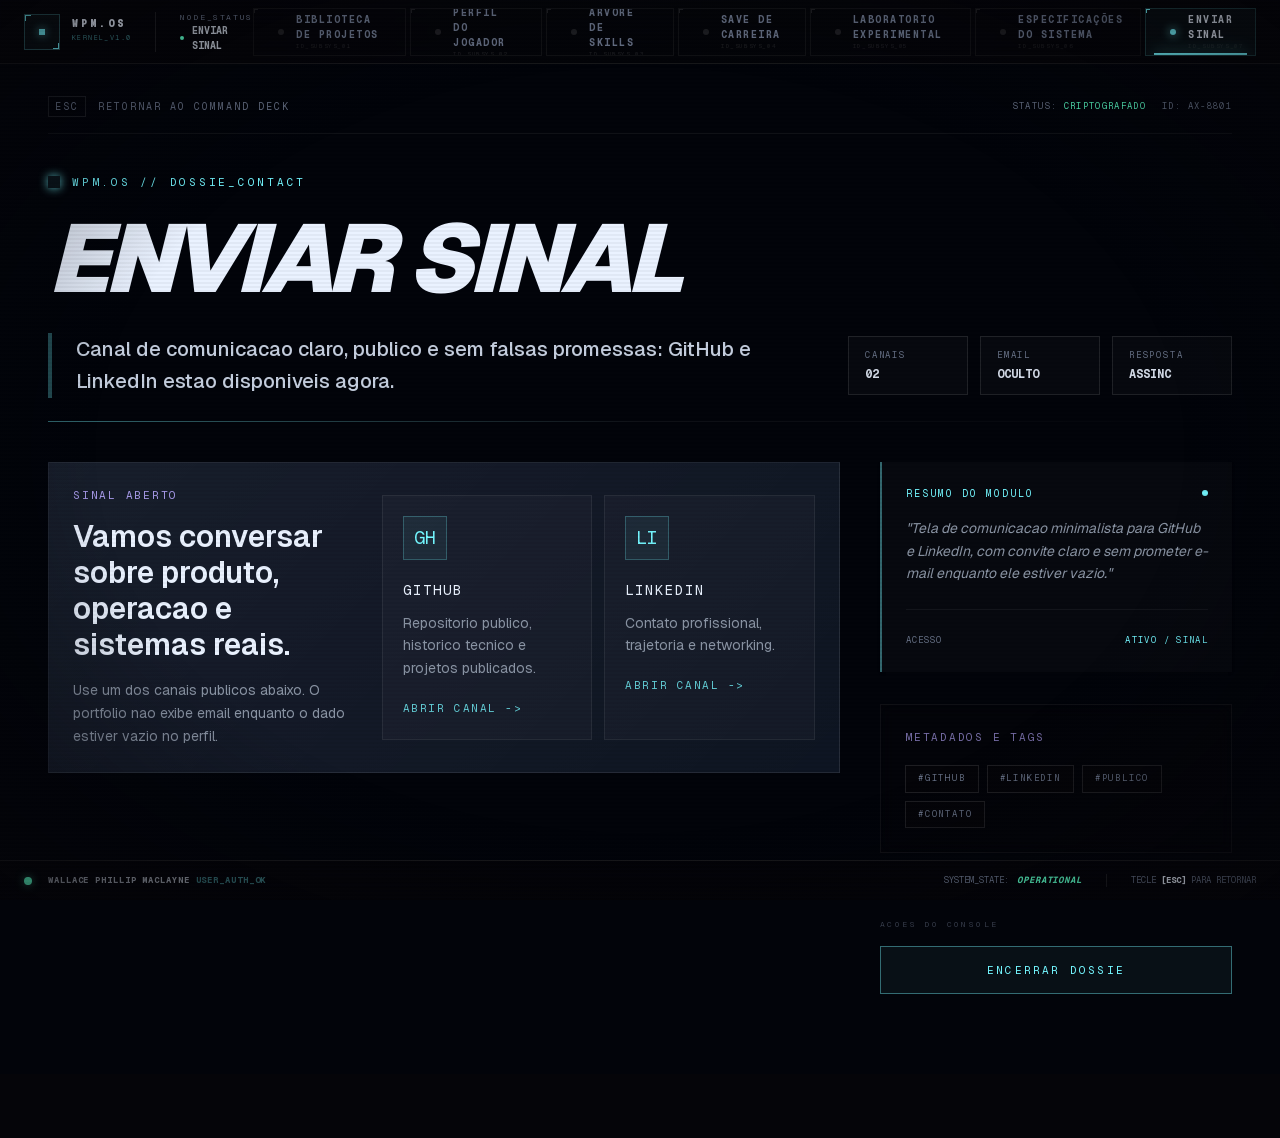
<file: contact/index.html>
<!DOCTYPE html><html lang="pt-BR" translate="no" class="geist_a71539c9-module__T19VSG__variable geist_mono_8d43a2aa-module__8Li5zG__variable notranslate h-full antialiased"><head><meta charSet="utf-8"/><meta name="viewport" content="width=device-width, initial-scale=1"/><link rel="preload" href="/_next/static/media/797e433ab948586e-s.p.0.q-h669a_dqa.woff2" as="font" crossorigin="" type="font/woff2"/><link rel="preload" href="/_next/static/media/caa3a2e1cccd8315-s.p.16t1db8_9y2o~.woff2" as="font" crossorigin="" type="font/woff2"/><link rel="stylesheet" href="/_next/static/chunks/12eqcy9iph8if.css" data-precedence="next"/><link rel="preload" as="script" fetchPriority="low" href="/_next/static/chunks/11n40mn7j1~63.js"/><script src="/_next/static/chunks/0h2d7u7pw8jb6.js" async=""></script><script src="/_next/static/chunks/0ss2wcxd7g8xs.js" async=""></script><script src="/_next/static/chunks/0ljjnck5ohosw.js" async=""></script><script src="/_next/static/chunks/13.e57r-v69_p.js" async=""></script><script src="/_next/static/chunks/0.h~90f0sdwwn.js" async=""></script><script src="/_next/static/chunks/turbopack-0r7y1dw8263rt.js" async=""></script><script src="/_next/static/chunks/02noyhbm_2ves.js" async=""></script><script src="/_next/static/chunks/0db~xpz94m5nm.js" async=""></script><script src="/_next/static/chunks/0f~lzdw5puibt.js" async=""></script><script src="/_next/static/chunks/03vmb3if.8fyn.js" async=""></script><script src="/_next/static/chunks/0c-l1e7se64zc.js" async=""></script><script src="/_next/static/chunks/14s50am0ga-0e.js" async=""></script><script src="/_next/static/chunks/0zoegvtxd8_8o.js" async=""></script><script src="/_next/static/chunks/0i0c89bc2iaud.js" async=""></script><script src="/_next/static/chunks/0-rhfuvsv3g99.js" async=""></script><meta name="next-size-adjust" content=""/><title>Contact | WPM.OS - Wallace Phillip Maclayne</title><meta name="description" content="Contact Wallace Phillip Maclayne via public channels — GitHub and LinkedIn. Open for collaboration and professional inquiries."/><meta name="application-name" content="WPM.OS"/><link rel="author" href="https://wpmsmartwonkey.me"/><meta name="author" content="Wallace Phillip Maclayne"/><meta name="keywords" content="Wallace Phillip Maclayne,WPM.OS,portfolio,creative developer,front-end,UX,motion design,WebGL,React,Next.js"/><meta name="creator" content="Wallace Phillip Maclayne"/><meta name="publisher" content="Wallace Phillip Maclayne"/><meta name="robots" content="index, follow"/><meta name="googlebot" content="index, follow, max-video-preview:-1, max-image-preview:large, max-snippet:-1"/><meta name="google" content="notranslate"/><link rel="canonical" href="https://wpmsmartwonkey.me/contact/"/><meta property="og:title" content="Contact | WPM.OS - Wallace Phillip Maclayne"/><meta property="og:description" content="Contact Wallace Phillip Maclayne via public channels — GitHub and LinkedIn. Open for collaboration and professional inquiries."/><meta property="og:url" content="https://wpmsmartwonkey.me/contact/"/><meta property="og:type" content="website"/><meta name="twitter:card" content="summary"/><meta name="twitter:title" content="Contact | WPM.OS - Wallace Phillip Maclayne"/><meta name="twitter:description" content="Contact Wallace Phillip Maclayne via public channels — GitHub and LinkedIn. Open for collaboration and professional inquiries."/><link rel="icon" href="/favicon.ico?favicon.0x3dzn~oxb6tn.ico" sizes="256x256" type="image/x-icon"/><script src="/_next/static/chunks/03~yq9q893hmn.js" noModule=""></script></head><body translate="no" class="notranslate min-h-full bg-wpm-black text-wpm-white"><div hidden=""><!--$--><!--/$--></div><a href="#main-content" class="sr-only focus:not-sr-only focus:fixed focus:top-3 focus:left-3 focus:z-[60] font-mono text-xs text-wpm-cyan bg-wpm-black border border-wpm-purple/30 px-4 py-2 rounded-sm focus:outline-none focus:ring-2 focus:ring-wpm-purple/50 focus:ring-offset-2 focus:ring-offset-wpm-black">Ir para o conteúdo</a><script type="application/ld+json">{"@context":"https://schema.org","@type":"Person","name":"Wallace Phillip Maclayne","url":"https://wpmsmartwonkey.me","jobTitle":"Commercial Manager / Marketing Technologist","description":"Interactive portfolio system by Wallace Phillip Maclayne, combining product thinking, operations, UX, and web systems built from real constraints.","sameAs":["https://github.com/acewallthemac","https://www.linkedin.com/in/wpmaclayne/"],"knowsAbout":["Gestão de Equipes","Negociação Comercial","Trade Marketing","Visual Merchandising","Liderança Operacional","React","Next.js","TypeScript","Tailwind CSS","Supabase","PostgreSQL","PWA","Figma","UX Design","IA Generativa e LLMs","Testes Automatizados"],"mainEntityOfPage":"https://wpmsmartwonkey.me/"}</script><div class="min-h-screen bg-wpm-black relative"><div class="pointer-events-none fixed inset-0 z-0 opacity-[0.025]" style="background-image:linear-gradient(rgba(108,77,255,0.5) 1px, transparent 1px), linear-gradient(90deg, rgba(108,77,255,0.5) 1px, transparent 1px);background-size:80px 80px"></div><header class="fixed top-0 left-0 right-0 z-30 h-16 bg-[#050509]/90 backdrop-blur-xl border-b border-white/[0.08]"><div class="mx-auto h-full flex items-center justify-between px-6"><div class="flex items-center gap-6"><a class="flex items-center gap-3 group" href="/"><div class="relative flex h-9 w-9 items-center justify-center border border-wpm-cyan/30 bg-wpm-cyan/5"><div class="h-1.5 w-1.5 bg-wpm-cyan shadow-[0_0_8px_rgba(116,247,255,0.8)]"></div><div class="absolute top-0 left-0 h-1.5 w-1.5 border-t border-l border-wpm-cyan"></div><div class="absolute bottom-0 right-0 h-1.5 w-1.5 border-b border-r border-wpm-cyan"></div></div><div class="flex flex-col"><span class="font-mono text-[10px] font-black tracking-[0.3em] text-wpm-white leading-none">WPM.OS</span><span class="font-mono text-[7px] text-wpm-cyan/50 tracking-[0.2em] mt-1 uppercase">KERNEL_V1.0</span></div></a><div class="hidden h-10 w-px bg-white/10 sm:block"></div><div class="hidden flex-col sm:flex"><span class="font-mono text-[8px] uppercase tracking-[0.2em] text-wpm-muted">NODE_STATUS</span><div class="flex items-center gap-2"><div class="h-1 w-1 rounded-full bg-wpm-success animate-pulse"></div><span class="font-mono text-[10px] uppercase font-bold text-wpm-white/80">Enviar Sinal</span></div></div></div><nav class="hidden lg:flex items-center h-full gap-1"><a class="relative flex items-center px-6 h-12 transition-all duration-300 group overflow-hidden
                               border border-white/5 hover:border-white/20 hover:bg-white/[0.02]" href="/projects/"><div class="absolute top-0 left-0 h-1 w-1 border-t border-l transition-colors border-white/10"></div><div class="flex items-center gap-3 relative z-10"><div class="relative flex items-center justify-center"><div class="h-1.5 w-1.5 rounded-full transition-all duration-300 bg-white/10 group-hover:bg-wpm-cyan/40"></div></div><div class="flex flex-col"><span class="font-mono text-[10px] font-bold tracking-[0.15em] uppercase transition-colors text-wpm-muted group-hover:text-wpm-white">Biblioteca de Projetos</span><span class="font-mono text-[6px] tracking-widest text-white/10 uppercase group-hover:text-wpm-cyan/20 transition-colors">ID_SUBSYS_0<!-- -->1</span></div></div><div class="absolute inset-0 bg-gradient-to-tr from-transparent via-transparent to-white/[0.02] opacity-0 group-hover:opacity-100 transition-opacity"></div></a><a class="relative flex items-center px-6 h-12 transition-all duration-300 group overflow-hidden
                               border border-white/5 hover:border-white/20 hover:bg-white/[0.02]" href="/about/"><div class="absolute top-0 left-0 h-1 w-1 border-t border-l transition-colors border-white/10"></div><div class="flex items-center gap-3 relative z-10"><div class="relative flex items-center justify-center"><div class="h-1.5 w-1.5 rounded-full transition-all duration-300 bg-white/10 group-hover:bg-wpm-cyan/40"></div></div><div class="flex flex-col"><span class="font-mono text-[10px] font-bold tracking-[0.15em] uppercase transition-colors text-wpm-muted group-hover:text-wpm-white">Perfil do Jogador</span><span class="font-mono text-[6px] tracking-widest text-white/10 uppercase group-hover:text-wpm-cyan/20 transition-colors">ID_SUBSYS_0<!-- -->2</span></div></div><div class="absolute inset-0 bg-gradient-to-tr from-transparent via-transparent to-white/[0.02] opacity-0 group-hover:opacity-100 transition-opacity"></div></a><a class="relative flex items-center px-6 h-12 transition-all duration-300 group overflow-hidden
                               border border-white/5 hover:border-white/20 hover:bg-white/[0.02]" href="/skills/"><div class="absolute top-0 left-0 h-1 w-1 border-t border-l transition-colors border-white/10"></div><div class="flex items-center gap-3 relative z-10"><div class="relative flex items-center justify-center"><div class="h-1.5 w-1.5 rounded-full transition-all duration-300 bg-white/10 group-hover:bg-wpm-cyan/40"></div></div><div class="flex flex-col"><span class="font-mono text-[10px] font-bold tracking-[0.15em] uppercase transition-colors text-wpm-muted group-hover:text-wpm-white">Arvore de Skills</span><span class="font-mono text-[6px] tracking-widest text-white/10 uppercase group-hover:text-wpm-cyan/20 transition-colors">ID_SUBSYS_0<!-- -->3</span></div></div><div class="absolute inset-0 bg-gradient-to-tr from-transparent via-transparent to-white/[0.02] opacity-0 group-hover:opacity-100 transition-opacity"></div></a><a class="relative flex items-center px-6 h-12 transition-all duration-300 group overflow-hidden
                               border border-white/5 hover:border-white/20 hover:bg-white/[0.02]" href="/resume/"><div class="absolute top-0 left-0 h-1 w-1 border-t border-l transition-colors border-white/10"></div><div class="flex items-center gap-3 relative z-10"><div class="relative flex items-center justify-center"><div class="h-1.5 w-1.5 rounded-full transition-all duration-300 bg-white/10 group-hover:bg-wpm-cyan/40"></div></div><div class="flex flex-col"><span class="font-mono text-[10px] font-bold tracking-[0.15em] uppercase transition-colors text-wpm-muted group-hover:text-wpm-white">Save de Carreira</span><span class="font-mono text-[6px] tracking-widest text-white/10 uppercase group-hover:text-wpm-cyan/20 transition-colors">ID_SUBSYS_0<!-- -->4</span></div></div><div class="absolute inset-0 bg-gradient-to-tr from-transparent via-transparent to-white/[0.02] opacity-0 group-hover:opacity-100 transition-opacity"></div></a><a class="relative flex items-center px-6 h-12 transition-all duration-300 group overflow-hidden
                               border border-white/5 hover:border-white/20 hover:bg-white/[0.02]" href="/lab/"><div class="absolute top-0 left-0 h-1 w-1 border-t border-l transition-colors border-white/10"></div><div class="flex items-center gap-3 relative z-10"><div class="relative flex items-center justify-center"><div class="h-1.5 w-1.5 rounded-full transition-all duration-300 bg-white/10 group-hover:bg-wpm-cyan/40"></div></div><div class="flex flex-col"><span class="font-mono text-[10px] font-bold tracking-[0.15em] uppercase transition-colors text-wpm-muted group-hover:text-wpm-white">Laboratorio Experimental</span><span class="font-mono text-[6px] tracking-widest text-white/10 uppercase group-hover:text-wpm-cyan/20 transition-colors">ID_SUBSYS_0<!-- -->5</span></div></div><div class="absolute inset-0 bg-gradient-to-tr from-transparent via-transparent to-white/[0.02] opacity-0 group-hover:opacity-100 transition-opacity"></div></a><a class="relative flex items-center px-6 h-12 transition-all duration-300 group overflow-hidden
                               border border-white/5 hover:border-white/20 hover:bg-white/[0.02]" href="/specs/"><div class="absolute top-0 left-0 h-1 w-1 border-t border-l transition-colors border-white/10"></div><div class="flex items-center gap-3 relative z-10"><div class="relative flex items-center justify-center"><div class="h-1.5 w-1.5 rounded-full transition-all duration-300 bg-white/10 group-hover:bg-wpm-cyan/40"></div></div><div class="flex flex-col"><span class="font-mono text-[10px] font-bold tracking-[0.15em] uppercase transition-colors text-wpm-muted group-hover:text-wpm-white">Especificações do Sistema</span><span class="font-mono text-[6px] tracking-widest text-white/10 uppercase group-hover:text-wpm-cyan/20 transition-colors">ID_SUBSYS_0<!-- -->6</span></div></div><div class="absolute inset-0 bg-gradient-to-tr from-transparent via-transparent to-white/[0.02] opacity-0 group-hover:opacity-100 transition-opacity"></div></a><a class="relative flex items-center px-6 h-12 transition-all duration-300 group overflow-hidden
                               bg-wpm-cyan/[0.04] border border-wpm-cyan/20" href="/contact/"><div class="absolute top-0 left-0 h-1 w-1 border-t border-l transition-colors border-wpm-cyan"></div><div class="flex items-center gap-3 relative z-10"><div class="relative flex items-center justify-center"><div class="h-1.5 w-1.5 rounded-full transition-all duration-300 bg-wpm-cyan shadow-[0_0_10px_rgba(116,247,255,1)]"></div><div class="absolute h-1.5 w-1.5 rounded-full border border-wpm-cyan" style="opacity:0;transform:scale(0.8)"></div></div><div class="flex flex-col"><span class="font-mono text-[10px] font-bold tracking-[0.15em] uppercase transition-colors text-wpm-white">Enviar Sinal</span><span class="font-mono text-[6px] tracking-widest text-white/10 uppercase group-hover:text-wpm-cyan/20 transition-colors">ID_SUBSYS_0<!-- -->7</span></div></div><div class="absolute inset-0 bg-gradient-to-tr from-transparent via-transparent to-white/[0.02] opacity-0 group-hover:opacity-100 transition-opacity"></div><div class="absolute bottom-0 left-2 right-2 h-0.5 bg-wpm-cyan shadow-[0_0_15px_rgba(116,247,255,0.8)]"></div></a></nav><button class="lg:hidden flex items-center gap-4 px-5 py-2 border border-wpm-cyan/20 bg-wpm-cyan/[0.03] active:bg-wpm-cyan/[0.1] transition-all"><div class="flex flex-col gap-1.5"><div class="h-0.5 w-5 bg-wpm-cyan shadow-[0_0_5px_rgba(116,247,255,0.5)]"></div><div class="h-0.5 w-3 bg-wpm-cyan shadow-[0_0_5px_rgba(116,247,255,0.5)]"></div></div><span class="font-mono text-[10px] uppercase font-black tracking-[0.2em] text-wpm-cyan">Modules</span></button></div></header><footer class="fixed bottom-0 left-0 right-0 z-30 hidden h-10 items-center justify-between border-t border-white/[0.08] bg-[#050509]/90 px-6 backdrop-blur-md md:flex"><div class="flex items-center gap-4"><div class="h-2 w-2 rounded-full bg-wpm-success shadow-[0_0_8px_rgba(91,255,199,0.5)]"></div><span class="font-mono text-[9px] text-wpm-white/60 uppercase tracking-widest font-bold">Wallace Phillip Maclayne<!-- --> <span class="text-wpm-cyan/40">USER_AUTH_OK</span></span></div><div class="flex items-center gap-6"><div class="flex items-center gap-2"><span class="font-mono text-[9px] text-wpm-muted uppercase">SYSTEM_STATE:</span><span class="font-mono text-[9px] text-wpm-success font-bold uppercase tracking-widest italic animate-pulse">OPERATIONAL</span></div><span class="font-mono text-[9px] text-wpm-muted border-l border-white/10 pl-6">TECLE <span class="text-wpm-white font-bold">[ESC]</span> PARA RETORNAR</span></div></footer><main id="main-content" tabindex="-1" class="pt-16 pb-16 min-h-screen focus:outline-none relative z-10"><div class="relative w-full overflow-hidden"><div class="w-full" style="opacity:1;transform:none"><div class="relative min-h-screen bg-[#02040a] px-4 py-8 pb-20 md:px-8 lg:px-12"><div class="pointer-events-none fixed inset-0 -z-10" aria-hidden="true"><div class="absolute inset-0 bg-[radial-gradient(circle_at_50%_0%,rgba(116,247,255,0.05),transparent_40%)]"></div><div class="absolute inset-0 opacity-[0.03] bg-[linear-gradient(rgba(108,77,255,0.5)_1px,transparent_1px),linear-gradient(90deg,rgba(108,77,255,0.5)_1px,transparent_1px)] bg-[size:100px_100px]"></div></div><div class="mx-auto max-w-7xl"><div class="mb-10 flex items-center justify-between border-b border-white/5 pb-4"><a class="group flex items-center gap-3 font-mono text-[10px] uppercase tracking-[0.2em] text-wpm-muted transition-colors hover:text-wpm-cyan" href="/console/"><span class="border border-white/10 px-1.5 py-0.5 group-hover:border-wpm-cyan/40">ESC</span><span class="hidden sm:inline">Retornar ao Command Deck</span><span class="sm:hidden">Retornar</span></a><div class="flex items-center gap-4 font-mono text-[9px] text-wpm-muted uppercase tracking-[0.15em]"><span>Status: <span class="text-wpm-success">Criptografado</span></span><span class="hidden md:inline">ID: AX-8801</span></div></div><header class="relative mb-12"><div class="min-w-0" style="opacity:1;transform:none"><div class="flex items-center gap-3"><span class="h-3 w-3 bg-wpm-cyan/[0.075] shadow-[0_0_10px_currentColor] text-wpm-cyan"></span><p class="font-mono text-[11px] uppercase tracking-[0.25em] text-wpm-cyan">WPM.OS // Dossie_<!-- -->CONTACT</p></div><h1 class="mt-6 font-sans text-5xl font-black leading-[0.9] tracking-tighter text-wpm-white md:text-7xl lg:text-8xl uppercase italic">Enviar Sinal</h1><div class="mt-8 flex flex-col gap-8 lg:flex-row lg:items-center lg:justify-between"><p class="max-w-3xl text-lg font-medium leading-relaxed text-wpm-text-secondary md:text-xl border-l-4 border-wpm-cyan/30 pl-6">Canal de comunicacao claro, publico e sem falsas promessas: GitHub e LinkedIn estao disponiveis agora.</p><div class="flex shrink-0 flex-wrap gap-3"><div class="border border-white/10 bg-white/[0.02] px-4 py-3 min-w-[120px]"><p class="font-mono text-[9px] uppercase tracking-[0.2em] text-wpm-muted">canais</p><p class="mt-1 font-mono text-xs font-bold uppercase text-wpm-white/90">02</p></div><div class="border border-white/10 bg-white/[0.02] px-4 py-3 min-w-[120px]"><p class="font-mono text-[9px] uppercase tracking-[0.2em] text-wpm-muted">email</p><p class="mt-1 font-mono text-xs font-bold uppercase text-wpm-white/90">oculto</p></div><div class="border border-white/10 bg-white/[0.02] px-4 py-3 min-w-[120px]"><p class="font-mono text-[9px] uppercase tracking-[0.2em] text-wpm-muted">resposta</p><p class="mt-1 font-mono text-xs font-bold uppercase text-wpm-white/90">assinc</p></div></div></div></div><div class="absolute -bottom-6 left-0 h-px w-full bg-gradient-to-r from-wpm-cyan/40 via-white/5 to-transparent"></div></header><div class="mt-16 grid gap-10 lg:grid-cols-[1fr_22rem]"><main class="min-w-0"><div style="opacity:1;transform:none"><section class="wpm-data-surface p-5 md:p-6"><div class="grid gap-5 lg:grid-cols-[0.8fr_1.2fr] lg:items-center"><div><p class="wpm-section-title">Sinal aberto</p><h2 class="mt-4 text-3xl font-semibold tracking-normal text-wpm-white">Vamos conversar sobre produto, operacao e sistemas reais.</h2><p class="mt-4 text-sm leading-relaxed text-wpm-gray">Use um dos canais publicos abaixo. O portfolio nao exibe email enquanto o dado estiver vazio no perfil.</p></div><div class="grid gap-3 sm:grid-cols-2"><a href="https://github.com/acewallthemac" target="_blank" rel="noopener noreferrer" class="group min-h-48 border border-white/[0.07] bg-white/[0.025] p-5 transition-all duration-200 hover:-translate-y-0.5 hover:border-wpm-cyan/35 focus-visible:outline-none focus-visible:ring-2 focus-visible:ring-wpm-cyan/70" aria-label="Contact via GitHub" style="opacity:1;transform:none"><span class="inline-flex h-11 w-11 items-center justify-center border border-wpm-cyan/25 bg-wpm-cyan/[0.06] text-wpm-cyan"><span class="font-mono select-none text-lg" aria-hidden="true">GH</span></span><h3 class="mt-5 font-mono text-sm uppercase tracking-[0.14em] text-wpm-white">GitHub</h3><p class="mt-3 text-sm leading-relaxed text-wpm-gray">Repositorio publico, historico tecnico e projetos publicados.</p><span class="mt-5 inline-flex font-mono text-[11px] uppercase tracking-[0.14em] text-wpm-cyan/80">Abrir canal -&gt;</span></a><a href="https://www.linkedin.com/in/wpmaclayne/" target="_blank" rel="noopener noreferrer" class="group min-h-48 border border-white/[0.07] bg-white/[0.025] p-5 transition-all duration-200 hover:-translate-y-0.5 hover:border-wpm-cyan/35 focus-visible:outline-none focus-visible:ring-2 focus-visible:ring-wpm-cyan/70" aria-label="Contact via LinkedIn" style="opacity:1;transform:none"><span class="inline-flex h-11 w-11 items-center justify-center border border-wpm-cyan/25 bg-wpm-cyan/[0.06] text-wpm-cyan"><span class="font-mono select-none text-lg" aria-hidden="true">LI</span></span><h3 class="mt-5 font-mono text-sm uppercase tracking-[0.14em] text-wpm-white">LinkedIn</h3><p class="mt-3 text-sm leading-relaxed text-wpm-gray">Contato profissional, trajetoria e networking.</p><span class="mt-5 inline-flex font-mono text-[11px] uppercase tracking-[0.14em] text-wpm-cyan/80">Abrir canal -&gt;</span></a></div></div></section></div></main><aside class="min-w-0"><div class="space-y-8 sticky top-8" style="opacity:1;transform:none"><section class="border-l-2 border-wpm-cyan/40 bg-white/[0.02] p-6 shadow-sm"><div class="flex items-center justify-between mb-4"><p class="font-mono text-[10px] uppercase tracking-[0.2em] text-wpm-cyan">Resumo do Modulo</p><span class="h-1.5 w-1.5 rounded-full bg-wpm-cyan animate-pulse"></span></div><p class="text-sm leading-relaxed text-wpm-gray italic">&quot;<!-- -->Tela de comunicacao minimalista para GitHub e LinkedIn, com convite claro e sem prometer e-mail enquanto ele estiver vazio.<!-- -->&quot;</p><div class="mt-6 pt-6 border-t border-white/5 flex items-center justify-between"><span class="font-mono text-[9px] text-wpm-muted uppercase tracking-widest">Acesso</span><span class="font-mono text-[9px] uppercase tracking-[0.15em] text-wpm-cyan">ATIVO / SINAL</span></div></section><section class="border border-white/5 bg-wpm-black/40 p-6 backdrop-blur-sm"><p class="wpm-section-title mb-5 opacity-70">Metadados e Tags</p><div class="flex flex-wrap gap-2"><span class="border border-white/10 bg-wpm-black px-3 py-1.5 font-mono text-[9px] uppercase tracking-[0.2em] text-wpm-muted hover:text-wpm-cyan hover:border-wpm-cyan/30 transition-colors">#<!-- -->github</span><span class="border border-white/10 bg-wpm-black px-3 py-1.5 font-mono text-[9px] uppercase tracking-[0.2em] text-wpm-muted hover:text-wpm-cyan hover:border-wpm-cyan/30 transition-colors">#<!-- -->linkedin</span><span class="border border-white/10 bg-wpm-black px-3 py-1.5 font-mono text-[9px] uppercase tracking-[0.2em] text-wpm-muted hover:text-wpm-cyan hover:border-wpm-cyan/30 transition-colors">#<!-- -->publico</span><span class="border border-white/10 bg-wpm-black px-3 py-1.5 font-mono text-[9px] uppercase tracking-[0.2em] text-wpm-muted hover:text-wpm-cyan hover:border-wpm-cyan/30 transition-colors">#<!-- -->contato</span></div></section><div class="border-t border-white/5 pt-8"><p class="font-mono text-[8px] uppercase tracking-[0.3em] text-wpm-muted/50 mb-4">Acoes do Console</p><a class="wpm-btn-ripple flex min-h-12 items-center justify-center border border-wpm-cyan/40 bg-wpm-cyan/[0.05] font-mono text-[11px] uppercase tracking-[0.2em] text-wpm-cyan transition-all hover:bg-wpm-cyan/10 active:scale-[0.98]" href="/console/">Encerrar Dossie</a></div></div></aside></div></div></div></div></div></main><!--$!--><template data-dgst="BAILOUT_TO_CLIENT_SIDE_RENDERING"></template><!--/$--><a class="fixed bottom-14 right-6 z-40 flex h-14 w-14 items-center justify-center border border-wpm-cyan/40 bg-wpm-black/90 text-wpm-cyan shadow-[0_0_30px_rgba(116,247,255,0.2)] backdrop-blur-lg hover:bg-wpm-cyan hover:text-wpm-black transition-all active:scale-90 lg:hidden" aria-label="Voltar ao console" href="/console/"><span class="font-mono text-xl font-black italic">&lt;</span></a><div class="crt-overlay pointer-events-none"></div><div class="crt-vignette pointer-events-none"></div></div><!--$--><!--/$--><script src="/_next/static/chunks/11n40mn7j1~63.js" id="_R_" async=""></script><script>(self.__next_f=self.__next_f||[]).push([0])</script><script>self.__next_f.push([1,"1:\"$Sreact.fragment\"\n2:I[13862,[\"/_next/static/chunks/02noyhbm_2ves.js\",\"/_next/static/chunks/0db~xpz94m5nm.js\"],\"default\"]\n3:I[10357,[\"/_next/static/chunks/02noyhbm_2ves.js\",\"/_next/static/chunks/0db~xpz94m5nm.js\",\"/_next/static/chunks/0f~lzdw5puibt.js\"],\"default\"]\n4:I[73043,[\"/_next/static/chunks/02noyhbm_2ves.js\",\"/_next/static/chunks/0db~xpz94m5nm.js\"],\"default\"]\n5:I[76210,[\"/_next/static/chunks/02noyhbm_2ves.js\",\"/_next/static/chunks/0db~xpz94m5nm.js\",\"/_next/static/chunks/03vmb3if.8fyn.js\",\"/_next/static/chunks/0c-l1e7se64zc.js\"],\"default\"]\n6:I[58080,[\"/_next/static/chunks/02noyhbm_2ves.js\",\"/_next/static/chunks/0db~xpz94m5nm.js\"],\"default\"]\n7:I[6978,[\"/_next/static/chunks/02noyhbm_2ves.js\",\"/_next/static/chunks/0db~xpz94m5nm.js\"],\"ClientPageRoot\"]\n8:I[7867,[\"/_next/static/chunks/02noyhbm_2ves.js\",\"/_next/static/chunks/0db~xpz94m5nm.js\",\"/_next/static/chunks/14s50am0ga-0e.js\",\"/_next/static/chunks/0zoegvtxd8_8o.js\",\"/_next/static/chunks/0i0c89bc2iaud.js\",\"/_next/static/chunks/0c-l1e7se64zc.js\"],\"default\"]\nb:I[64690,[\"/_next/static/chunks/02noyhbm_2ves.js\",\"/_next/static/chunks/0db~xpz94m5nm.js\"],\"OutletBoundary\"]\nc:\"$Sreact.suspense\"\ne:I[64690,[\"/_next/static/chunks/02noyhbm_2ves.js\",\"/_next/static/chunks/0db~xpz94m5nm.js\"],\"ViewportBoundary\"]\n10:I[64690,[\"/_next/static/chunks/02noyhbm_2ves.js\",\"/_next/static/chunks/0db~xpz94m5nm.js\"],\"MetadataBoundary\"]\n12:I[49449,[\"/_next/static/chunks/02noyhbm_2ves.js\",\"/_next/static/chunks/0db~xpz94m5nm.js\",\"/_next/static/chunks/0-rhfuvsv3g99.js\"],\"default\"]\n:HL[\"/_next/static/chunks/12eqcy9iph8if.css\",\"style\"]\n:HL[\"/_next/static/media/797e433ab948586e-s.p.0.q-h669a_dqa.woff2\",\"font\",{\"crossOrigin\":\"\",\"type\":\"font/woff2\"}]\n:HL[\"/_next/static/media/caa3a2e1cccd8315-s.p.16t1db8_9y2o~.woff2\",\"font\",{\"crossOrigin\":\"\",\"type\":\"font/woff2\"}]\n"])</script><script>self.__next_f.push([1,"0:{\"P\":null,\"c\":[\"\",\"contact\",\"\"],\"q\":\"\",\"i\":false,\"f\":[[[\"\",{\"children\":[\"contact\",{\"children\":[\"__PAGE__\",{}]}]},\"$undefined\",\"$undefined\",16],[[\"$\",\"$1\",\"c\",{\"children\":[[[\"$\",\"link\",\"0\",{\"rel\":\"stylesheet\",\"href\":\"/_next/static/chunks/12eqcy9iph8if.css\",\"precedence\":\"next\",\"crossOrigin\":\"$undefined\",\"nonce\":\"$undefined\"}],[\"$\",\"script\",\"script-0\",{\"src\":\"/_next/static/chunks/02noyhbm_2ves.js\",\"async\":true,\"nonce\":\"$undefined\"}],[\"$\",\"script\",\"script-1\",{\"src\":\"/_next/static/chunks/0db~xpz94m5nm.js\",\"async\":true,\"nonce\":\"$undefined\"}]],[\"$\",\"html\",null,{\"lang\":\"pt-BR\",\"translate\":\"no\",\"className\":\"geist_a71539c9-module__T19VSG__variable geist_mono_8d43a2aa-module__8Li5zG__variable notranslate h-full antialiased\",\"children\":[\"$\",\"body\",null,{\"translate\":\"no\",\"className\":\"notranslate min-h-full bg-wpm-black text-wpm-white\",\"children\":[[\"$\",\"a\",null,{\"href\":\"#main-content\",\"className\":\"sr-only focus:not-sr-only focus:fixed focus:top-3 focus:left-3 focus:z-[60] font-mono text-xs text-wpm-cyan bg-wpm-black border border-wpm-purple/30 px-4 py-2 rounded-sm focus:outline-none focus:ring-2 focus:ring-wpm-purple/50 focus:ring-offset-2 focus:ring-offset-wpm-black\",\"children\":\"Ir para o conteúdo\"}],[\"$\",\"script\",null,{\"type\":\"application/ld+json\",\"children\":\"{\\\"@context\\\":\\\"https://schema.org\\\",\\\"@type\\\":\\\"Person\\\",\\\"name\\\":\\\"Wallace Phillip Maclayne\\\",\\\"url\\\":\\\"https://wpmsmartwonkey.me\\\",\\\"jobTitle\\\":\\\"Commercial Manager / Marketing Technologist\\\",\\\"description\\\":\\\"Interactive portfolio system by Wallace Phillip Maclayne, combining product thinking, operations, UX, and web systems built from real constraints.\\\",\\\"sameAs\\\":[\\\"https://github.com/acewallthemac\\\",\\\"https://www.linkedin.com/in/wpmaclayne/\\\"],\\\"knowsAbout\\\":[\\\"Gestão de Equipes\\\",\\\"Negociação Comercial\\\",\\\"Trade Marketing\\\",\\\"Visual Merchandising\\\",\\\"Liderança Operacional\\\",\\\"React\\\",\\\"Next.js\\\",\\\"TypeScript\\\",\\\"Tailwind CSS\\\",\\\"Supabase\\\",\\\"PostgreSQL\\\",\\\"PWA\\\",\\\"Figma\\\",\\\"UX Design\\\",\\\"IA Generativa e LLMs\\\",\\\"Testes Automatizados\\\"],\\\"mainEntityOfPage\\\":\\\"https://wpmsmartwonkey.me/\\\"}\"}],[\"$\",\"$L2\",null,{\"parallelRouterKey\":\"children\",\"error\":\"$3\",\"errorStyles\":[],\"errorScripts\":[[\"$\",\"script\",\"script-0\",{\"src\":\"/_next/static/chunks/0f~lzdw5puibt.js\",\"async\":true}]],\"template\":[\"$\",\"$L4\",null,{}],\"templateStyles\":\"$undefined\",\"templateScripts\":\"$undefined\",\"notFound\":[[\"$\",\"$L5\",null,{}],[]],\"forbidden\":\"$undefined\",\"unauthorized\":\"$undefined\"}],[\"$\",\"$L6\",null,{}]]}]}]]}],{\"children\":[[\"$\",\"$1\",\"c\",{\"children\":[null,[\"$\",\"$L2\",null,{\"parallelRouterKey\":\"children\",\"error\":\"$undefined\",\"errorStyles\":\"$undefined\",\"errorScripts\":\"$undefined\",\"template\":[\"$\",\"$L4\",null,{}],\"templateStyles\":\"$undefined\",\"templateScripts\":\"$undefined\",\"notFound\":\"$undefined\",\"forbidden\":\"$undefined\",\"unauthorized\":\"$undefined\"}]]}],{\"children\":[[\"$\",\"$1\",\"c\",{\"children\":[[\"$\",\"$L7\",null,{\"Component\":\"$8\",\"serverProvidedParams\":{\"searchParams\":{},\"params\":{},\"promises\":[\"$@9\",\"$@a\"]}}],[[\"$\",\"script\",\"script-0\",{\"src\":\"/_next/static/chunks/14s50am0ga-0e.js\",\"async\":true,\"nonce\":\"$undefined\"}],[\"$\",\"script\",\"script-1\",{\"src\":\"/_next/static/chunks/0zoegvtxd8_8o.js\",\"async\":true,\"nonce\":\"$undefined\"}],[\"$\",\"script\",\"script-2\",{\"src\":\"/_next/static/chunks/0i0c89bc2iaud.js\",\"async\":true,\"nonce\":\"$undefined\"}],[\"$\",\"script\",\"script-3\",{\"src\":\"/_next/static/chunks/0c-l1e7se64zc.js\",\"async\":true,\"nonce\":\"$undefined\"}]],[\"$\",\"$Lb\",null,{\"children\":[\"$\",\"$c\",null,{\"name\":\"Next.MetadataOutlet\",\"children\":\"$@d\"}]}]]}],{},null,false,null]},null,false,null]},null,false,null],[\"$\",\"$1\",\"h\",{\"children\":[null,[\"$\",\"$Le\",null,{\"children\":\"$Lf\"}],[\"$\",\"div\",null,{\"hidden\":true,\"children\":[\"$\",\"$L10\",null,{\"children\":[\"$\",\"$c\",null,{\"name\":\"Next.Metadata\",\"children\":\"$L11\"}]}]}],[\"$\",\"meta\",null,{\"name\":\"next-size-adjust\",\"content\":\"\"}]]}],false]],\"m\":\"$undefined\",\"G\":[\"$12\",[[\"$\",\"link\",\"0\",{\"rel\":\"stylesheet\",\"href\":\"/_next/static/chunks/12eqcy9iph8if.css\",\"precedence\":\"next\",\"crossOrigin\":\"$undefined\",\"nonce\":\"$undefined\"}]]],\"S\":true,\"h\":null,\"s\":\"$undefined\",\"l\":\"$undefined\",\"p\":\"$undefined\",\"d\":\"$undefined\",\"b\":\"dKsdw8HbYvzYkblWJy-wK\"}\n"])</script><script>self.__next_f.push([1,"9:{}\na:\"$0:f:0:1:1:children:1:children:0:props:children:0:props:serverProvidedParams:params\"\n"])</script><script>self.__next_f.push([1,"f:[[\"$\",\"meta\",\"0\",{\"charSet\":\"utf-8\"}],[\"$\",\"meta\",\"1\",{\"name\":\"viewport\",\"content\":\"width=device-width, initial-scale=1\"}]]\n"])</script><script>self.__next_f.push([1,"13:I[39561,[\"/_next/static/chunks/02noyhbm_2ves.js\",\"/_next/static/chunks/0db~xpz94m5nm.js\"],\"IconMark\"]\nd:null\n"])</script><script>self.__next_f.push([1,"11:[[\"$\",\"title\",\"0\",{\"children\":\"Contact | WPM.OS - Wallace Phillip Maclayne\"}],[\"$\",\"meta\",\"1\",{\"name\":\"description\",\"content\":\"Contact Wallace Phillip Maclayne via public channels — GitHub and LinkedIn. Open for collaboration and professional inquiries.\"}],[\"$\",\"meta\",\"2\",{\"name\":\"application-name\",\"content\":\"WPM.OS\"}],[\"$\",\"link\",\"3\",{\"rel\":\"author\",\"href\":\"https://wpmsmartwonkey.me\"}],[\"$\",\"meta\",\"4\",{\"name\":\"author\",\"content\":\"Wallace Phillip Maclayne\"}],[\"$\",\"meta\",\"5\",{\"name\":\"keywords\",\"content\":\"Wallace Phillip Maclayne,WPM.OS,portfolio,creative developer,front-end,UX,motion design,WebGL,React,Next.js\"}],[\"$\",\"meta\",\"6\",{\"name\":\"creator\",\"content\":\"Wallace Phillip Maclayne\"}],[\"$\",\"meta\",\"7\",{\"name\":\"publisher\",\"content\":\"Wallace Phillip Maclayne\"}],[\"$\",\"meta\",\"8\",{\"name\":\"robots\",\"content\":\"index, follow\"}],[\"$\",\"meta\",\"9\",{\"name\":\"googlebot\",\"content\":\"index, follow, max-video-preview:-1, max-image-preview:large, max-snippet:-1\"}],[\"$\",\"meta\",\"10\",{\"name\":\"google\",\"content\":\"notranslate\"}],[\"$\",\"link\",\"11\",{\"rel\":\"canonical\",\"href\":\"https://wpmsmartwonkey.me/contact/\"}],[\"$\",\"meta\",\"12\",{\"property\":\"og:title\",\"content\":\"Contact | WPM.OS - Wallace Phillip Maclayne\"}],[\"$\",\"meta\",\"13\",{\"property\":\"og:description\",\"content\":\"Contact Wallace Phillip Maclayne via public channels — GitHub and LinkedIn. Open for collaboration and professional inquiries.\"}],[\"$\",\"meta\",\"14\",{\"property\":\"og:url\",\"content\":\"https://wpmsmartwonkey.me/contact/\"}],[\"$\",\"meta\",\"15\",{\"property\":\"og:type\",\"content\":\"website\"}],[\"$\",\"meta\",\"16\",{\"name\":\"twitter:card\",\"content\":\"summary\"}],[\"$\",\"meta\",\"17\",{\"name\":\"twitter:title\",\"content\":\"Contact | WPM.OS - Wallace Phillip Maclayne\"}],[\"$\",\"meta\",\"18\",{\"name\":\"twitter:description\",\"content\":\"Contact Wallace Phillip Maclayne via public channels — GitHub and LinkedIn. Open for collaboration and professional inquiries.\"}],[\"$\",\"link\",\"19\",{\"rel\":\"icon\",\"href\":\"/favicon.ico?favicon.0x3dzn~oxb6tn.ico\",\"sizes\":\"256x256\",\"type\":\"image/x-icon\"}],[\"$\",\"$L13\",\"20\",{}]]\n"])</script></body></html>
</file>
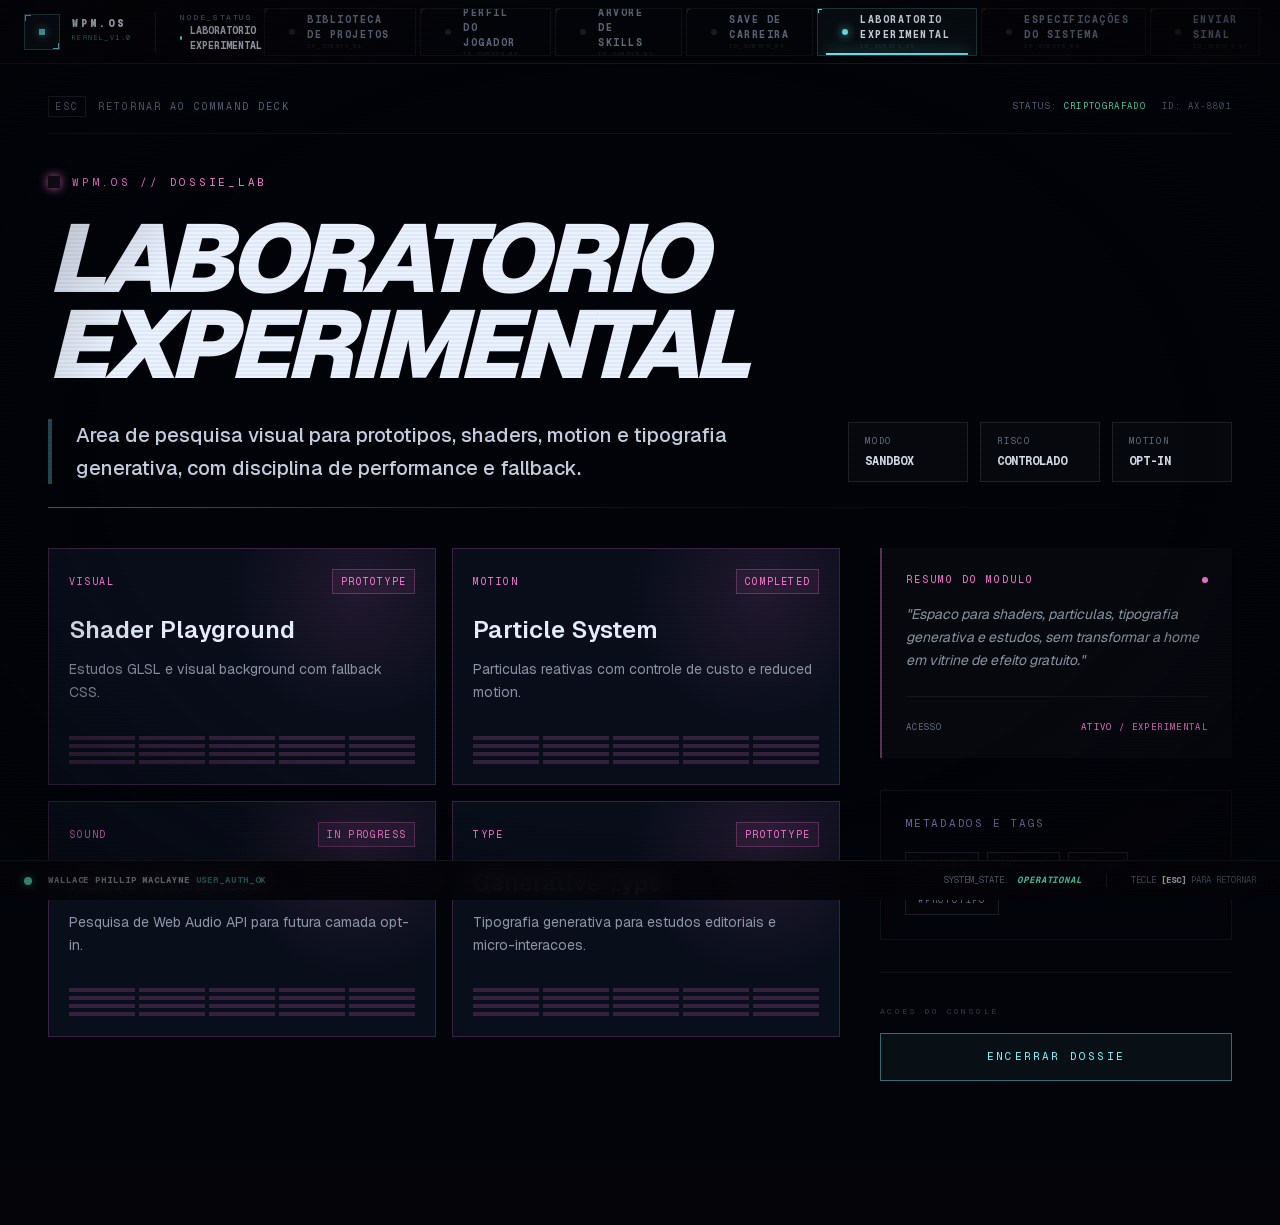
<file: lab/index.html>
<!DOCTYPE html><html lang="pt-BR" translate="no" class="geist_a71539c9-module__T19VSG__variable geist_mono_8d43a2aa-module__8Li5zG__variable notranslate h-full antialiased"><head><meta charSet="utf-8"/><meta name="viewport" content="width=device-width, initial-scale=1"/><link rel="preload" href="/_next/static/media/797e433ab948586e-s.p.0.q-h669a_dqa.woff2" as="font" crossorigin="" type="font/woff2"/><link rel="preload" href="/_next/static/media/caa3a2e1cccd8315-s.p.16t1db8_9y2o~.woff2" as="font" crossorigin="" type="font/woff2"/><link rel="stylesheet" href="/_next/static/chunks/12eqcy9iph8if.css" data-precedence="next"/><link rel="preload" as="script" fetchPriority="low" href="/_next/static/chunks/11n40mn7j1~63.js"/><script src="/_next/static/chunks/0h2d7u7pw8jb6.js" async=""></script><script src="/_next/static/chunks/0ss2wcxd7g8xs.js" async=""></script><script src="/_next/static/chunks/0ljjnck5ohosw.js" async=""></script><script src="/_next/static/chunks/13.e57r-v69_p.js" async=""></script><script src="/_next/static/chunks/0.h~90f0sdwwn.js" async=""></script><script src="/_next/static/chunks/turbopack-0r7y1dw8263rt.js" async=""></script><script src="/_next/static/chunks/02noyhbm_2ves.js" async=""></script><script src="/_next/static/chunks/0db~xpz94m5nm.js" async=""></script><script src="/_next/static/chunks/0f~lzdw5puibt.js" async=""></script><script src="/_next/static/chunks/03vmb3if.8fyn.js" async=""></script><script src="/_next/static/chunks/0c-l1e7se64zc.js" async=""></script><script src="/_next/static/chunks/0ct3pbnff8q8k.js" async=""></script><script src="/_next/static/chunks/0zoegvtxd8_8o.js" async=""></script><script src="/_next/static/chunks/0-rhfuvsv3g99.js" async=""></script><meta name="next-size-adjust" content=""/><title>Experimental Lab | WPM.OS - Wallace Phillip Maclayne</title><meta name="description" content="Experimental lab by Wallace Phillip Maclayne — prototype catalog, interface studies, and creative coding explorations inside the WPM.OS portfolio."/><meta name="application-name" content="WPM.OS"/><link rel="author" href="https://wpmsmartwonkey.me"/><meta name="author" content="Wallace Phillip Maclayne"/><meta name="keywords" content="Wallace Phillip Maclayne,WPM.OS,portfolio,creative developer,front-end,UX,motion design,WebGL,React,Next.js"/><meta name="creator" content="Wallace Phillip Maclayne"/><meta name="publisher" content="Wallace Phillip Maclayne"/><meta name="robots" content="index, follow"/><meta name="googlebot" content="index, follow, max-video-preview:-1, max-image-preview:large, max-snippet:-1"/><meta name="google" content="notranslate"/><link rel="canonical" href="https://wpmsmartwonkey.me/lab/"/><meta property="og:title" content="Experimental Lab | WPM.OS - Wallace Phillip Maclayne"/><meta property="og:description" content="Experimental lab by Wallace Phillip Maclayne — prototype catalog, interface studies, and creative coding explorations inside the WPM.OS portfolio."/><meta property="og:url" content="https://wpmsmartwonkey.me/lab/"/><meta property="og:type" content="website"/><meta name="twitter:card" content="summary"/><meta name="twitter:title" content="Experimental Lab | WPM.OS - Wallace Phillip Maclayne"/><meta name="twitter:description" content="Experimental lab by Wallace Phillip Maclayne — prototype catalog, interface studies, and creative coding explorations inside the WPM.OS portfolio."/><link rel="icon" href="/favicon.ico?favicon.0x3dzn~oxb6tn.ico" sizes="256x256" type="image/x-icon"/><script src="/_next/static/chunks/03~yq9q893hmn.js" noModule=""></script></head><body translate="no" class="notranslate min-h-full bg-wpm-black text-wpm-white"><div hidden=""><!--$--><!--/$--></div><a href="#main-content" class="sr-only focus:not-sr-only focus:fixed focus:top-3 focus:left-3 focus:z-[60] font-mono text-xs text-wpm-cyan bg-wpm-black border border-wpm-purple/30 px-4 py-2 rounded-sm focus:outline-none focus:ring-2 focus:ring-wpm-purple/50 focus:ring-offset-2 focus:ring-offset-wpm-black">Ir para o conteúdo</a><script type="application/ld+json">{"@context":"https://schema.org","@type":"Person","name":"Wallace Phillip Maclayne","url":"https://wpmsmartwonkey.me","jobTitle":"Commercial Manager / Marketing Technologist","description":"Interactive portfolio system by Wallace Phillip Maclayne, combining product thinking, operations, UX, and web systems built from real constraints.","sameAs":["https://github.com/acewallthemac","https://www.linkedin.com/in/wpmaclayne/"],"knowsAbout":["Gestão de Equipes","Negociação Comercial","Trade Marketing","Visual Merchandising","Liderança Operacional","React","Next.js","TypeScript","Tailwind CSS","Supabase","PostgreSQL","PWA","Figma","UX Design","IA Generativa e LLMs","Testes Automatizados"],"mainEntityOfPage":"https://wpmsmartwonkey.me/"}</script><div class="min-h-screen bg-wpm-black relative"><div class="pointer-events-none fixed inset-0 z-0 opacity-[0.025]" style="background-image:linear-gradient(rgba(108,77,255,0.5) 1px, transparent 1px), linear-gradient(90deg, rgba(108,77,255,0.5) 1px, transparent 1px);background-size:80px 80px"></div><header class="fixed top-0 left-0 right-0 z-30 h-16 bg-[#050509]/90 backdrop-blur-xl border-b border-white/[0.08]"><div class="mx-auto h-full flex items-center justify-between px-6"><div class="flex items-center gap-6"><a class="flex items-center gap-3 group" href="/"><div class="relative flex h-9 w-9 items-center justify-center border border-wpm-cyan/30 bg-wpm-cyan/5"><div class="h-1.5 w-1.5 bg-wpm-cyan shadow-[0_0_8px_rgba(116,247,255,0.8)]"></div><div class="absolute top-0 left-0 h-1.5 w-1.5 border-t border-l border-wpm-cyan"></div><div class="absolute bottom-0 right-0 h-1.5 w-1.5 border-b border-r border-wpm-cyan"></div></div><div class="flex flex-col"><span class="font-mono text-[10px] font-black tracking-[0.3em] text-wpm-white leading-none">WPM.OS</span><span class="font-mono text-[7px] text-wpm-cyan/50 tracking-[0.2em] mt-1 uppercase">KERNEL_V1.0</span></div></a><div class="hidden h-10 w-px bg-white/10 sm:block"></div><div class="hidden flex-col sm:flex"><span class="font-mono text-[8px] uppercase tracking-[0.2em] text-wpm-muted">NODE_STATUS</span><div class="flex items-center gap-2"><div class="h-1 w-1 rounded-full bg-wpm-success animate-pulse"></div><span class="font-mono text-[10px] uppercase font-bold text-wpm-white/80">Laboratorio Experimental</span></div></div></div><nav class="hidden lg:flex items-center h-full gap-1"><a class="relative flex items-center px-6 h-12 transition-all duration-300 group overflow-hidden
                               border border-white/5 hover:border-white/20 hover:bg-white/[0.02]" href="/projects/"><div class="absolute top-0 left-0 h-1 w-1 border-t border-l transition-colors border-white/10"></div><div class="flex items-center gap-3 relative z-10"><div class="relative flex items-center justify-center"><div class="h-1.5 w-1.5 rounded-full transition-all duration-300 bg-white/10 group-hover:bg-wpm-cyan/40"></div></div><div class="flex flex-col"><span class="font-mono text-[10px] font-bold tracking-[0.15em] uppercase transition-colors text-wpm-muted group-hover:text-wpm-white">Biblioteca de Projetos</span><span class="font-mono text-[6px] tracking-widest text-white/10 uppercase group-hover:text-wpm-cyan/20 transition-colors">ID_SUBSYS_0<!-- -->1</span></div></div><div class="absolute inset-0 bg-gradient-to-tr from-transparent via-transparent to-white/[0.02] opacity-0 group-hover:opacity-100 transition-opacity"></div></a><a class="relative flex items-center px-6 h-12 transition-all duration-300 group overflow-hidden
                               border border-white/5 hover:border-white/20 hover:bg-white/[0.02]" href="/about/"><div class="absolute top-0 left-0 h-1 w-1 border-t border-l transition-colors border-white/10"></div><div class="flex items-center gap-3 relative z-10"><div class="relative flex items-center justify-center"><div class="h-1.5 w-1.5 rounded-full transition-all duration-300 bg-white/10 group-hover:bg-wpm-cyan/40"></div></div><div class="flex flex-col"><span class="font-mono text-[10px] font-bold tracking-[0.15em] uppercase transition-colors text-wpm-muted group-hover:text-wpm-white">Perfil do Jogador</span><span class="font-mono text-[6px] tracking-widest text-white/10 uppercase group-hover:text-wpm-cyan/20 transition-colors">ID_SUBSYS_0<!-- -->2</span></div></div><div class="absolute inset-0 bg-gradient-to-tr from-transparent via-transparent to-white/[0.02] opacity-0 group-hover:opacity-100 transition-opacity"></div></a><a class="relative flex items-center px-6 h-12 transition-all duration-300 group overflow-hidden
                               border border-white/5 hover:border-white/20 hover:bg-white/[0.02]" href="/skills/"><div class="absolute top-0 left-0 h-1 w-1 border-t border-l transition-colors border-white/10"></div><div class="flex items-center gap-3 relative z-10"><div class="relative flex items-center justify-center"><div class="h-1.5 w-1.5 rounded-full transition-all duration-300 bg-white/10 group-hover:bg-wpm-cyan/40"></div></div><div class="flex flex-col"><span class="font-mono text-[10px] font-bold tracking-[0.15em] uppercase transition-colors text-wpm-muted group-hover:text-wpm-white">Arvore de Skills</span><span class="font-mono text-[6px] tracking-widest text-white/10 uppercase group-hover:text-wpm-cyan/20 transition-colors">ID_SUBSYS_0<!-- -->3</span></div></div><div class="absolute inset-0 bg-gradient-to-tr from-transparent via-transparent to-white/[0.02] opacity-0 group-hover:opacity-100 transition-opacity"></div></a><a class="relative flex items-center px-6 h-12 transition-all duration-300 group overflow-hidden
                               border border-white/5 hover:border-white/20 hover:bg-white/[0.02]" href="/resume/"><div class="absolute top-0 left-0 h-1 w-1 border-t border-l transition-colors border-white/10"></div><div class="flex items-center gap-3 relative z-10"><div class="relative flex items-center justify-center"><div class="h-1.5 w-1.5 rounded-full transition-all duration-300 bg-white/10 group-hover:bg-wpm-cyan/40"></div></div><div class="flex flex-col"><span class="font-mono text-[10px] font-bold tracking-[0.15em] uppercase transition-colors text-wpm-muted group-hover:text-wpm-white">Save de Carreira</span><span class="font-mono text-[6px] tracking-widest text-white/10 uppercase group-hover:text-wpm-cyan/20 transition-colors">ID_SUBSYS_0<!-- -->4</span></div></div><div class="absolute inset-0 bg-gradient-to-tr from-transparent via-transparent to-white/[0.02] opacity-0 group-hover:opacity-100 transition-opacity"></div></a><a class="relative flex items-center px-6 h-12 transition-all duration-300 group overflow-hidden
                               bg-wpm-cyan/[0.04] border border-wpm-cyan/20" href="/lab/"><div class="absolute top-0 left-0 h-1 w-1 border-t border-l transition-colors border-wpm-cyan"></div><div class="flex items-center gap-3 relative z-10"><div class="relative flex items-center justify-center"><div class="h-1.5 w-1.5 rounded-full transition-all duration-300 bg-wpm-cyan shadow-[0_0_10px_rgba(116,247,255,1)]"></div><div class="absolute h-1.5 w-1.5 rounded-full border border-wpm-cyan" style="opacity:0;transform:scale(0.8)"></div></div><div class="flex flex-col"><span class="font-mono text-[10px] font-bold tracking-[0.15em] uppercase transition-colors text-wpm-white">Laboratorio Experimental</span><span class="font-mono text-[6px] tracking-widest text-white/10 uppercase group-hover:text-wpm-cyan/20 transition-colors">ID_SUBSYS_0<!-- -->5</span></div></div><div class="absolute inset-0 bg-gradient-to-tr from-transparent via-transparent to-white/[0.02] opacity-0 group-hover:opacity-100 transition-opacity"></div><div class="absolute bottom-0 left-2 right-2 h-0.5 bg-wpm-cyan shadow-[0_0_15px_rgba(116,247,255,0.8)]"></div></a><a class="relative flex items-center px-6 h-12 transition-all duration-300 group overflow-hidden
                               border border-white/5 hover:border-white/20 hover:bg-white/[0.02]" href="/specs/"><div class="absolute top-0 left-0 h-1 w-1 border-t border-l transition-colors border-white/10"></div><div class="flex items-center gap-3 relative z-10"><div class="relative flex items-center justify-center"><div class="h-1.5 w-1.5 rounded-full transition-all duration-300 bg-white/10 group-hover:bg-wpm-cyan/40"></div></div><div class="flex flex-col"><span class="font-mono text-[10px] font-bold tracking-[0.15em] uppercase transition-colors text-wpm-muted group-hover:text-wpm-white">Especificações do Sistema</span><span class="font-mono text-[6px] tracking-widest text-white/10 uppercase group-hover:text-wpm-cyan/20 transition-colors">ID_SUBSYS_0<!-- -->6</span></div></div><div class="absolute inset-0 bg-gradient-to-tr from-transparent via-transparent to-white/[0.02] opacity-0 group-hover:opacity-100 transition-opacity"></div></a><a class="relative flex items-center px-6 h-12 transition-all duration-300 group overflow-hidden
                               border border-white/5 hover:border-white/20 hover:bg-white/[0.02]" href="/contact/"><div class="absolute top-0 left-0 h-1 w-1 border-t border-l transition-colors border-white/10"></div><div class="flex items-center gap-3 relative z-10"><div class="relative flex items-center justify-center"><div class="h-1.5 w-1.5 rounded-full transition-all duration-300 bg-white/10 group-hover:bg-wpm-cyan/40"></div></div><div class="flex flex-col"><span class="font-mono text-[10px] font-bold tracking-[0.15em] uppercase transition-colors text-wpm-muted group-hover:text-wpm-white">Enviar Sinal</span><span class="font-mono text-[6px] tracking-widest text-white/10 uppercase group-hover:text-wpm-cyan/20 transition-colors">ID_SUBSYS_0<!-- -->7</span></div></div><div class="absolute inset-0 bg-gradient-to-tr from-transparent via-transparent to-white/[0.02] opacity-0 group-hover:opacity-100 transition-opacity"></div></a></nav><button class="lg:hidden flex items-center gap-4 px-5 py-2 border border-wpm-cyan/20 bg-wpm-cyan/[0.03] active:bg-wpm-cyan/[0.1] transition-all"><div class="flex flex-col gap-1.5"><div class="h-0.5 w-5 bg-wpm-cyan shadow-[0_0_5px_rgba(116,247,255,0.5)]"></div><div class="h-0.5 w-3 bg-wpm-cyan shadow-[0_0_5px_rgba(116,247,255,0.5)]"></div></div><span class="font-mono text-[10px] uppercase font-black tracking-[0.2em] text-wpm-cyan">Modules</span></button></div></header><footer class="fixed bottom-0 left-0 right-0 z-30 hidden h-10 items-center justify-between border-t border-white/[0.08] bg-[#050509]/90 px-6 backdrop-blur-md md:flex"><div class="flex items-center gap-4"><div class="h-2 w-2 rounded-full bg-wpm-success shadow-[0_0_8px_rgba(91,255,199,0.5)]"></div><span class="font-mono text-[9px] text-wpm-white/60 uppercase tracking-widest font-bold">Wallace Phillip Maclayne<!-- --> <span class="text-wpm-cyan/40">USER_AUTH_OK</span></span></div><div class="flex items-center gap-6"><div class="flex items-center gap-2"><span class="font-mono text-[9px] text-wpm-muted uppercase">SYSTEM_STATE:</span><span class="font-mono text-[9px] text-wpm-success font-bold uppercase tracking-widest italic animate-pulse">OPERATIONAL</span></div><span class="font-mono text-[9px] text-wpm-muted border-l border-white/10 pl-6">TECLE <span class="text-wpm-white font-bold">[ESC]</span> PARA RETORNAR</span></div></footer><main id="main-content" tabindex="-1" class="pt-16 pb-16 min-h-screen focus:outline-none relative z-10"><div class="relative w-full overflow-hidden"><div class="w-full" style="opacity:1;transform:none"><div class="relative min-h-screen bg-[#02040a] px-4 py-8 pb-20 md:px-8 lg:px-12"><div class="pointer-events-none fixed inset-0 -z-10" aria-hidden="true"><div class="absolute inset-0 bg-[radial-gradient(circle_at_50%_0%,rgba(116,247,255,0.05),transparent_40%)]"></div><div class="absolute inset-0 opacity-[0.03] bg-[linear-gradient(rgba(108,77,255,0.5)_1px,transparent_1px),linear-gradient(90deg,rgba(108,77,255,0.5)_1px,transparent_1px)] bg-[size:100px_100px]"></div></div><div class="mx-auto max-w-7xl"><div class="mb-10 flex items-center justify-between border-b border-white/5 pb-4"><a class="group flex items-center gap-3 font-mono text-[10px] uppercase tracking-[0.2em] text-wpm-muted transition-colors hover:text-wpm-cyan" href="/console/"><span class="border border-white/10 px-1.5 py-0.5 group-hover:border-wpm-cyan/40">ESC</span><span class="hidden sm:inline">Retornar ao Command Deck</span><span class="sm:hidden">Retornar</span></a><div class="flex items-center gap-4 font-mono text-[9px] text-wpm-muted uppercase tracking-[0.15em]"><span>Status: <span class="text-wpm-success">Criptografado</span></span><span class="hidden md:inline">ID: AX-8801</span></div></div><header class="relative mb-12"><div class="min-w-0" style="opacity:1;transform:none"><div class="flex items-center gap-3"><span class="h-3 w-3 bg-wpm-experimental/[0.075] shadow-[0_0_10px_currentColor] text-wpm-experimental"></span><p class="font-mono text-[11px] uppercase tracking-[0.25em] text-wpm-experimental">WPM.OS // Dossie_<!-- -->LAB</p></div><h1 class="mt-6 font-sans text-5xl font-black leading-[0.9] tracking-tighter text-wpm-white md:text-7xl lg:text-8xl uppercase italic">Laboratorio Experimental</h1><div class="mt-8 flex flex-col gap-8 lg:flex-row lg:items-center lg:justify-between"><p class="max-w-3xl text-lg font-medium leading-relaxed text-wpm-text-secondary md:text-xl border-l-4 border-wpm-cyan/30 pl-6">Area de pesquisa visual para prototipos, shaders, motion e tipografia generativa, com disciplina de performance e fallback.</p><div class="flex shrink-0 flex-wrap gap-3"><div class="border border-white/10 bg-white/[0.02] px-4 py-3 min-w-[120px]"><p class="font-mono text-[9px] uppercase tracking-[0.2em] text-wpm-muted">modo</p><p class="mt-1 font-mono text-xs font-bold uppercase text-wpm-white/90">sandbox</p></div><div class="border border-white/10 bg-white/[0.02] px-4 py-3 min-w-[120px]"><p class="font-mono text-[9px] uppercase tracking-[0.2em] text-wpm-muted">risco</p><p class="mt-1 font-mono text-xs font-bold uppercase text-wpm-white/90">controlado</p></div><div class="border border-white/10 bg-white/[0.02] px-4 py-3 min-w-[120px]"><p class="font-mono text-[9px] uppercase tracking-[0.2em] text-wpm-muted">motion</p><p class="mt-1 font-mono text-xs font-bold uppercase text-wpm-white/90">opt-in</p></div></div></div></div><div class="absolute -bottom-6 left-0 h-px w-full bg-gradient-to-r from-wpm-cyan/40 via-white/5 to-transparent"></div></header><div class="mt-16 grid gap-10 lg:grid-cols-[1fr_22rem]"><main class="min-w-0"><div style="opacity:1;transform:none"><section class="grid gap-4 md:grid-cols-2"><article class="relative min-h-56 overflow-hidden border border-wpm-experimental/20 bg-wpm-elevated/75 p-5" style="opacity:1;transform:none"><div class="pointer-events-none absolute inset-0 bg-[radial-gradient(circle_at_80%_20%,rgba(255,122,217,0.10),transparent_36%)]" aria-hidden="true"></div><div class="relative z-10 flex h-full flex-col justify-between"><div><div class="flex items-center justify-between gap-4"><p class="font-mono text-[10px] uppercase tracking-[0.16em] text-wpm-experimental">visual</p><span class="border border-wpm-experimental/25 bg-wpm-experimental/[0.06] px-2 py-1 font-mono text-[10px] uppercase tracking-[0.12em] text-wpm-experimental">Prototype</span></div><h2 class="mt-5 text-2xl font-semibold tracking-normal text-wpm-white">Shader Playground</h2><p class="mt-3 text-sm leading-relaxed text-wpm-gray">Estudos GLSL e visual background com fallback CSS.</p></div><div class="mt-8 grid grid-cols-5 gap-1 opacity-60" aria-hidden="true"><span class="h-1 bg-wpm-experimental/30"></span><span class="h-1 bg-wpm-experimental/30"></span><span class="h-1 bg-wpm-experimental/30"></span><span class="h-1 bg-wpm-experimental/30"></span><span class="h-1 bg-wpm-experimental/30"></span><span class="h-1 bg-wpm-experimental/30"></span><span class="h-1 bg-wpm-experimental/30"></span><span class="h-1 bg-wpm-experimental/30"></span><span class="h-1 bg-wpm-experimental/30"></span><span class="h-1 bg-wpm-experimental/30"></span><span class="h-1 bg-wpm-experimental/30"></span><span class="h-1 bg-wpm-experimental/30"></span><span class="h-1 bg-wpm-experimental/30"></span><span class="h-1 bg-wpm-experimental/30"></span><span class="h-1 bg-wpm-experimental/30"></span><span class="h-1 bg-wpm-experimental/30"></span><span class="h-1 bg-wpm-experimental/30"></span><span class="h-1 bg-wpm-experimental/30"></span><span class="h-1 bg-wpm-experimental/30"></span><span class="h-1 bg-wpm-experimental/30"></span></div></div></article><article class="relative min-h-56 overflow-hidden border border-wpm-experimental/20 bg-wpm-elevated/75 p-5" style="opacity:1;transform:none"><div class="pointer-events-none absolute inset-0 bg-[radial-gradient(circle_at_80%_20%,rgba(255,122,217,0.10),transparent_36%)]" aria-hidden="true"></div><div class="relative z-10 flex h-full flex-col justify-between"><div><div class="flex items-center justify-between gap-4"><p class="font-mono text-[10px] uppercase tracking-[0.16em] text-wpm-experimental">motion</p><span class="border border-wpm-experimental/25 bg-wpm-experimental/[0.06] px-2 py-1 font-mono text-[10px] uppercase tracking-[0.12em] text-wpm-experimental">Completed</span></div><h2 class="mt-5 text-2xl font-semibold tracking-normal text-wpm-white">Particle System</h2><p class="mt-3 text-sm leading-relaxed text-wpm-gray">Particulas reativas com controle de custo e reduced motion.</p></div><div class="mt-8 grid grid-cols-5 gap-1 opacity-60" aria-hidden="true"><span class="h-1 bg-wpm-experimental/30"></span><span class="h-1 bg-wpm-experimental/30"></span><span class="h-1 bg-wpm-experimental/30"></span><span class="h-1 bg-wpm-experimental/30"></span><span class="h-1 bg-wpm-experimental/30"></span><span class="h-1 bg-wpm-experimental/30"></span><span class="h-1 bg-wpm-experimental/30"></span><span class="h-1 bg-wpm-experimental/30"></span><span class="h-1 bg-wpm-experimental/30"></span><span class="h-1 bg-wpm-experimental/30"></span><span class="h-1 bg-wpm-experimental/30"></span><span class="h-1 bg-wpm-experimental/30"></span><span class="h-1 bg-wpm-experimental/30"></span><span class="h-1 bg-wpm-experimental/30"></span><span class="h-1 bg-wpm-experimental/30"></span><span class="h-1 bg-wpm-experimental/30"></span><span class="h-1 bg-wpm-experimental/30"></span><span class="h-1 bg-wpm-experimental/30"></span><span class="h-1 bg-wpm-experimental/30"></span><span class="h-1 bg-wpm-experimental/30"></span></div></div></article><article class="relative min-h-56 overflow-hidden border border-wpm-experimental/20 bg-wpm-elevated/75 p-5" style="opacity:1;transform:none"><div class="pointer-events-none absolute inset-0 bg-[radial-gradient(circle_at_80%_20%,rgba(255,122,217,0.10),transparent_36%)]" aria-hidden="true"></div><div class="relative z-10 flex h-full flex-col justify-between"><div><div class="flex items-center justify-between gap-4"><p class="font-mono text-[10px] uppercase tracking-[0.16em] text-wpm-experimental">sound</p><span class="border border-wpm-experimental/25 bg-wpm-experimental/[0.06] px-2 py-1 font-mono text-[10px] uppercase tracking-[0.12em] text-wpm-experimental">In Progress</span></div><h2 class="mt-5 text-2xl font-semibold tracking-normal text-wpm-white">Audio Visualizer</h2><p class="mt-3 text-sm leading-relaxed text-wpm-gray">Pesquisa de Web Audio API para futura camada opt-in.</p></div><div class="mt-8 grid grid-cols-5 gap-1 opacity-60" aria-hidden="true"><span class="h-1 bg-wpm-experimental/30"></span><span class="h-1 bg-wpm-experimental/30"></span><span class="h-1 bg-wpm-experimental/30"></span><span class="h-1 bg-wpm-experimental/30"></span><span class="h-1 bg-wpm-experimental/30"></span><span class="h-1 bg-wpm-experimental/30"></span><span class="h-1 bg-wpm-experimental/30"></span><span class="h-1 bg-wpm-experimental/30"></span><span class="h-1 bg-wpm-experimental/30"></span><span class="h-1 bg-wpm-experimental/30"></span><span class="h-1 bg-wpm-experimental/30"></span><span class="h-1 bg-wpm-experimental/30"></span><span class="h-1 bg-wpm-experimental/30"></span><span class="h-1 bg-wpm-experimental/30"></span><span class="h-1 bg-wpm-experimental/30"></span><span class="h-1 bg-wpm-experimental/30"></span><span class="h-1 bg-wpm-experimental/30"></span><span class="h-1 bg-wpm-experimental/30"></span><span class="h-1 bg-wpm-experimental/30"></span><span class="h-1 bg-wpm-experimental/30"></span></div></div></article><article class="relative min-h-56 overflow-hidden border border-wpm-experimental/20 bg-wpm-elevated/75 p-5" style="opacity:1;transform:none"><div class="pointer-events-none absolute inset-0 bg-[radial-gradient(circle_at_80%_20%,rgba(255,122,217,0.10),transparent_36%)]" aria-hidden="true"></div><div class="relative z-10 flex h-full flex-col justify-between"><div><div class="flex items-center justify-between gap-4"><p class="font-mono text-[10px] uppercase tracking-[0.16em] text-wpm-experimental">type</p><span class="border border-wpm-experimental/25 bg-wpm-experimental/[0.06] px-2 py-1 font-mono text-[10px] uppercase tracking-[0.12em] text-wpm-experimental">Prototype</span></div><h2 class="mt-5 text-2xl font-semibold tracking-normal text-wpm-white">Generative Type</h2><p class="mt-3 text-sm leading-relaxed text-wpm-gray">Tipografia generativa para estudos editoriais e micro-interacoes.</p></div><div class="mt-8 grid grid-cols-5 gap-1 opacity-60" aria-hidden="true"><span class="h-1 bg-wpm-experimental/30"></span><span class="h-1 bg-wpm-experimental/30"></span><span class="h-1 bg-wpm-experimental/30"></span><span class="h-1 bg-wpm-experimental/30"></span><span class="h-1 bg-wpm-experimental/30"></span><span class="h-1 bg-wpm-experimental/30"></span><span class="h-1 bg-wpm-experimental/30"></span><span class="h-1 bg-wpm-experimental/30"></span><span class="h-1 bg-wpm-experimental/30"></span><span class="h-1 bg-wpm-experimental/30"></span><span class="h-1 bg-wpm-experimental/30"></span><span class="h-1 bg-wpm-experimental/30"></span><span class="h-1 bg-wpm-experimental/30"></span><span class="h-1 bg-wpm-experimental/30"></span><span class="h-1 bg-wpm-experimental/30"></span><span class="h-1 bg-wpm-experimental/30"></span><span class="h-1 bg-wpm-experimental/30"></span><span class="h-1 bg-wpm-experimental/30"></span><span class="h-1 bg-wpm-experimental/30"></span><span class="h-1 bg-wpm-experimental/30"></span></div></div></article></section></div></main><aside class="min-w-0"><div class="space-y-8 sticky top-8" style="opacity:1;transform:none"><section class="border-l-2 border-wpm-experimental/35 bg-white/[0.02] p-6 shadow-sm"><div class="flex items-center justify-between mb-4"><p class="font-mono text-[10px] uppercase tracking-[0.2em] text-wpm-experimental">Resumo do Modulo</p><span class="h-1.5 w-1.5 rounded-full bg-wpm-experimental animate-pulse"></span></div><p class="text-sm leading-relaxed text-wpm-gray italic">&quot;<!-- -->Espaco para shaders, particulas, tipografia generativa e estudos, sem transformar a home em vitrine de efeito gratuito.<!-- -->&quot;</p><div class="mt-6 pt-6 border-t border-white/5 flex items-center justify-between"><span class="font-mono text-[9px] text-wpm-muted uppercase tracking-widest">Acesso</span><span class="font-mono text-[9px] uppercase tracking-[0.15em] text-wpm-experimental">ATIVO / EXPERIMENTAL</span></div></section><section class="border border-white/5 bg-wpm-black/40 p-6 backdrop-blur-sm"><p class="wpm-section-title mb-5 opacity-70">Metadados e Tags</p><div class="flex flex-wrap gap-2"><span class="border border-white/10 bg-wpm-black px-3 py-1.5 font-mono text-[9px] uppercase tracking-[0.2em] text-wpm-muted hover:text-wpm-cyan hover:border-wpm-cyan/30 transition-colors">#<!-- -->shader</span><span class="border border-white/10 bg-wpm-black px-3 py-1.5 font-mono text-[9px] uppercase tracking-[0.2em] text-wpm-muted hover:text-wpm-cyan hover:border-wpm-cyan/30 transition-colors">#<!-- -->motion</span><span class="border border-white/10 bg-wpm-black px-3 py-1.5 font-mono text-[9px] uppercase tracking-[0.2em] text-wpm-muted hover:text-wpm-cyan hover:border-wpm-cyan/30 transition-colors">#<!-- -->type</span><span class="border border-white/10 bg-wpm-black px-3 py-1.5 font-mono text-[9px] uppercase tracking-[0.2em] text-wpm-muted hover:text-wpm-cyan hover:border-wpm-cyan/30 transition-colors">#<!-- -->prototipo</span></div></section><div class="border-t border-white/5 pt-8"><p class="font-mono text-[8px] uppercase tracking-[0.3em] text-wpm-muted/50 mb-4">Acoes do Console</p><a class="wpm-btn-ripple flex min-h-12 items-center justify-center border border-wpm-cyan/40 bg-wpm-cyan/[0.05] font-mono text-[11px] uppercase tracking-[0.2em] text-wpm-cyan transition-all hover:bg-wpm-cyan/10 active:scale-[0.98]" href="/console/">Encerrar Dossie</a></div></div></aside></div></div></div></div></div></main><!--$!--><template data-dgst="BAILOUT_TO_CLIENT_SIDE_RENDERING"></template><!--/$--><a class="fixed bottom-14 right-6 z-40 flex h-14 w-14 items-center justify-center border border-wpm-cyan/40 bg-wpm-black/90 text-wpm-cyan shadow-[0_0_30px_rgba(116,247,255,0.2)] backdrop-blur-lg hover:bg-wpm-cyan hover:text-wpm-black transition-all active:scale-90 lg:hidden" aria-label="Voltar ao console" href="/console/"><span class="font-mono text-xl font-black italic">&lt;</span></a><div class="crt-overlay pointer-events-none"></div><div class="crt-vignette pointer-events-none"></div></div><!--$--><!--/$--><script src="/_next/static/chunks/11n40mn7j1~63.js" id="_R_" async=""></script><script>(self.__next_f=self.__next_f||[]).push([0])</script><script>self.__next_f.push([1,"1:\"$Sreact.fragment\"\n2:I[13862,[\"/_next/static/chunks/02noyhbm_2ves.js\",\"/_next/static/chunks/0db~xpz94m5nm.js\"],\"default\"]\n3:I[10357,[\"/_next/static/chunks/02noyhbm_2ves.js\",\"/_next/static/chunks/0db~xpz94m5nm.js\",\"/_next/static/chunks/0f~lzdw5puibt.js\"],\"default\"]\n4:I[73043,[\"/_next/static/chunks/02noyhbm_2ves.js\",\"/_next/static/chunks/0db~xpz94m5nm.js\"],\"default\"]\n5:I[76210,[\"/_next/static/chunks/02noyhbm_2ves.js\",\"/_next/static/chunks/0db~xpz94m5nm.js\",\"/_next/static/chunks/03vmb3if.8fyn.js\",\"/_next/static/chunks/0c-l1e7se64zc.js\"],\"default\"]\n6:I[58080,[\"/_next/static/chunks/02noyhbm_2ves.js\",\"/_next/static/chunks/0db~xpz94m5nm.js\"],\"default\"]\n7:I[6978,[\"/_next/static/chunks/02noyhbm_2ves.js\",\"/_next/static/chunks/0db~xpz94m5nm.js\"],\"ClientPageRoot\"]\n8:I[63481,[\"/_next/static/chunks/02noyhbm_2ves.js\",\"/_next/static/chunks/0db~xpz94m5nm.js\",\"/_next/static/chunks/0ct3pbnff8q8k.js\",\"/_next/static/chunks/0c-l1e7se64zc.js\",\"/_next/static/chunks/0zoegvtxd8_8o.js\"],\"default\"]\nb:I[64690,[\"/_next/static/chunks/02noyhbm_2ves.js\",\"/_next/static/chunks/0db~xpz94m5nm.js\"],\"OutletBoundary\"]\nc:\"$Sreact.suspense\"\ne:I[64690,[\"/_next/static/chunks/02noyhbm_2ves.js\",\"/_next/static/chunks/0db~xpz94m5nm.js\"],\"ViewportBoundary\"]\n10:I[64690,[\"/_next/static/chunks/02noyhbm_2ves.js\",\"/_next/static/chunks/0db~xpz94m5nm.js\"],\"MetadataBoundary\"]\n12:I[49449,[\"/_next/static/chunks/02noyhbm_2ves.js\",\"/_next/static/chunks/0db~xpz94m5nm.js\",\"/_next/static/chunks/0-rhfuvsv3g99.js\"],\"default\"]\n:HL[\"/_next/static/chunks/12eqcy9iph8if.css\",\"style\"]\n:HL[\"/_next/static/media/797e433ab948586e-s.p.0.q-h669a_dqa.woff2\",\"font\",{\"crossOrigin\":\"\",\"type\":\"font/woff2\"}]\n:HL[\"/_next/static/media/caa3a2e1cccd8315-s.p.16t1db8_9y2o~.woff2\",\"font\",{\"crossOrigin\":\"\",\"type\":\"font/woff2\"}]\n"])</script><script>self.__next_f.push([1,"0:{\"P\":null,\"c\":[\"\",\"lab\",\"\"],\"q\":\"\",\"i\":false,\"f\":[[[\"\",{\"children\":[\"lab\",{\"children\":[\"__PAGE__\",{}]}]},\"$undefined\",\"$undefined\",16],[[\"$\",\"$1\",\"c\",{\"children\":[[[\"$\",\"link\",\"0\",{\"rel\":\"stylesheet\",\"href\":\"/_next/static/chunks/12eqcy9iph8if.css\",\"precedence\":\"next\",\"crossOrigin\":\"$undefined\",\"nonce\":\"$undefined\"}],[\"$\",\"script\",\"script-0\",{\"src\":\"/_next/static/chunks/02noyhbm_2ves.js\",\"async\":true,\"nonce\":\"$undefined\"}],[\"$\",\"script\",\"script-1\",{\"src\":\"/_next/static/chunks/0db~xpz94m5nm.js\",\"async\":true,\"nonce\":\"$undefined\"}]],[\"$\",\"html\",null,{\"lang\":\"pt-BR\",\"translate\":\"no\",\"className\":\"geist_a71539c9-module__T19VSG__variable geist_mono_8d43a2aa-module__8Li5zG__variable notranslate h-full antialiased\",\"children\":[\"$\",\"body\",null,{\"translate\":\"no\",\"className\":\"notranslate min-h-full bg-wpm-black text-wpm-white\",\"children\":[[\"$\",\"a\",null,{\"href\":\"#main-content\",\"className\":\"sr-only focus:not-sr-only focus:fixed focus:top-3 focus:left-3 focus:z-[60] font-mono text-xs text-wpm-cyan bg-wpm-black border border-wpm-purple/30 px-4 py-2 rounded-sm focus:outline-none focus:ring-2 focus:ring-wpm-purple/50 focus:ring-offset-2 focus:ring-offset-wpm-black\",\"children\":\"Ir para o conteúdo\"}],[\"$\",\"script\",null,{\"type\":\"application/ld+json\",\"children\":\"{\\\"@context\\\":\\\"https://schema.org\\\",\\\"@type\\\":\\\"Person\\\",\\\"name\\\":\\\"Wallace Phillip Maclayne\\\",\\\"url\\\":\\\"https://wpmsmartwonkey.me\\\",\\\"jobTitle\\\":\\\"Commercial Manager / Marketing Technologist\\\",\\\"description\\\":\\\"Interactive portfolio system by Wallace Phillip Maclayne, combining product thinking, operations, UX, and web systems built from real constraints.\\\",\\\"sameAs\\\":[\\\"https://github.com/acewallthemac\\\",\\\"https://www.linkedin.com/in/wpmaclayne/\\\"],\\\"knowsAbout\\\":[\\\"Gestão de Equipes\\\",\\\"Negociação Comercial\\\",\\\"Trade Marketing\\\",\\\"Visual Merchandising\\\",\\\"Liderança Operacional\\\",\\\"React\\\",\\\"Next.js\\\",\\\"TypeScript\\\",\\\"Tailwind CSS\\\",\\\"Supabase\\\",\\\"PostgreSQL\\\",\\\"PWA\\\",\\\"Figma\\\",\\\"UX Design\\\",\\\"IA Generativa e LLMs\\\",\\\"Testes Automatizados\\\"],\\\"mainEntityOfPage\\\":\\\"https://wpmsmartwonkey.me/\\\"}\"}],[\"$\",\"$L2\",null,{\"parallelRouterKey\":\"children\",\"error\":\"$3\",\"errorStyles\":[],\"errorScripts\":[[\"$\",\"script\",\"script-0\",{\"src\":\"/_next/static/chunks/0f~lzdw5puibt.js\",\"async\":true}]],\"template\":[\"$\",\"$L4\",null,{}],\"templateStyles\":\"$undefined\",\"templateScripts\":\"$undefined\",\"notFound\":[[\"$\",\"$L5\",null,{}],[]],\"forbidden\":\"$undefined\",\"unauthorized\":\"$undefined\"}],[\"$\",\"$L6\",null,{}]]}]}]]}],{\"children\":[[\"$\",\"$1\",\"c\",{\"children\":[null,[\"$\",\"$L2\",null,{\"parallelRouterKey\":\"children\",\"error\":\"$undefined\",\"errorStyles\":\"$undefined\",\"errorScripts\":\"$undefined\",\"template\":[\"$\",\"$L4\",null,{}],\"templateStyles\":\"$undefined\",\"templateScripts\":\"$undefined\",\"notFound\":\"$undefined\",\"forbidden\":\"$undefined\",\"unauthorized\":\"$undefined\"}]]}],{\"children\":[[\"$\",\"$1\",\"c\",{\"children\":[[\"$\",\"$L7\",null,{\"Component\":\"$8\",\"serverProvidedParams\":{\"searchParams\":{},\"params\":{},\"promises\":[\"$@9\",\"$@a\"]}}],[[\"$\",\"script\",\"script-0\",{\"src\":\"/_next/static/chunks/0ct3pbnff8q8k.js\",\"async\":true,\"nonce\":\"$undefined\"}],[\"$\",\"script\",\"script-1\",{\"src\":\"/_next/static/chunks/0c-l1e7se64zc.js\",\"async\":true,\"nonce\":\"$undefined\"}],[\"$\",\"script\",\"script-2\",{\"src\":\"/_next/static/chunks/0zoegvtxd8_8o.js\",\"async\":true,\"nonce\":\"$undefined\"}]],[\"$\",\"$Lb\",null,{\"children\":[\"$\",\"$c\",null,{\"name\":\"Next.MetadataOutlet\",\"children\":\"$@d\"}]}]]}],{},null,false,null]},null,false,null]},null,false,null],[\"$\",\"$1\",\"h\",{\"children\":[null,[\"$\",\"$Le\",null,{\"children\":\"$Lf\"}],[\"$\",\"div\",null,{\"hidden\":true,\"children\":[\"$\",\"$L10\",null,{\"children\":[\"$\",\"$c\",null,{\"name\":\"Next.Metadata\",\"children\":\"$L11\"}]}]}],[\"$\",\"meta\",null,{\"name\":\"next-size-adjust\",\"content\":\"\"}]]}],false]],\"m\":\"$undefined\",\"G\":[\"$12\",[[\"$\",\"link\",\"0\",{\"rel\":\"stylesheet\",\"href\":\"/_next/static/chunks/12eqcy9iph8if.css\",\"precedence\":\"next\",\"crossOrigin\":\"$undefined\",\"nonce\":\"$undefined\"}]]],\"S\":true,\"h\":null,\"s\":\"$undefined\",\"l\":\"$undefined\",\"p\":\"$undefined\",\"d\":\"$undefined\",\"b\":\"dKsdw8HbYvzYkblWJy-wK\"}\n"])</script><script>self.__next_f.push([1,"9:{}\na:\"$0:f:0:1:1:children:1:children:0:props:children:0:props:serverProvidedParams:params\"\n"])</script><script>self.__next_f.push([1,"f:[[\"$\",\"meta\",\"0\",{\"charSet\":\"utf-8\"}],[\"$\",\"meta\",\"1\",{\"name\":\"viewport\",\"content\":\"width=device-width, initial-scale=1\"}]]\n"])</script><script>self.__next_f.push([1,"13:I[39561,[\"/_next/static/chunks/02noyhbm_2ves.js\",\"/_next/static/chunks/0db~xpz94m5nm.js\"],\"IconMark\"]\nd:null\n"])</script><script>self.__next_f.push([1,"11:[[\"$\",\"title\",\"0\",{\"children\":\"Experimental Lab | WPM.OS - Wallace Phillip Maclayne\"}],[\"$\",\"meta\",\"1\",{\"name\":\"description\",\"content\":\"Experimental lab by Wallace Phillip Maclayne — prototype catalog, interface studies, and creative coding explorations inside the WPM.OS portfolio.\"}],[\"$\",\"meta\",\"2\",{\"name\":\"application-name\",\"content\":\"WPM.OS\"}],[\"$\",\"link\",\"3\",{\"rel\":\"author\",\"href\":\"https://wpmsmartwonkey.me\"}],[\"$\",\"meta\",\"4\",{\"name\":\"author\",\"content\":\"Wallace Phillip Maclayne\"}],[\"$\",\"meta\",\"5\",{\"name\":\"keywords\",\"content\":\"Wallace Phillip Maclayne,WPM.OS,portfolio,creative developer,front-end,UX,motion design,WebGL,React,Next.js\"}],[\"$\",\"meta\",\"6\",{\"name\":\"creator\",\"content\":\"Wallace Phillip Maclayne\"}],[\"$\",\"meta\",\"7\",{\"name\":\"publisher\",\"content\":\"Wallace Phillip Maclayne\"}],[\"$\",\"meta\",\"8\",{\"name\":\"robots\",\"content\":\"index, follow\"}],[\"$\",\"meta\",\"9\",{\"name\":\"googlebot\",\"content\":\"index, follow, max-video-preview:-1, max-image-preview:large, max-snippet:-1\"}],[\"$\",\"meta\",\"10\",{\"name\":\"google\",\"content\":\"notranslate\"}],[\"$\",\"link\",\"11\",{\"rel\":\"canonical\",\"href\":\"https://wpmsmartwonkey.me/lab/\"}],[\"$\",\"meta\",\"12\",{\"property\":\"og:title\",\"content\":\"Experimental Lab | WPM.OS - Wallace Phillip Maclayne\"}],[\"$\",\"meta\",\"13\",{\"property\":\"og:description\",\"content\":\"Experimental lab by Wallace Phillip Maclayne — prototype catalog, interface studies, and creative coding explorations inside the WPM.OS portfolio.\"}],[\"$\",\"meta\",\"14\",{\"property\":\"og:url\",\"content\":\"https://wpmsmartwonkey.me/lab/\"}],[\"$\",\"meta\",\"15\",{\"property\":\"og:type\",\"content\":\"website\"}],[\"$\",\"meta\",\"16\",{\"name\":\"twitter:card\",\"content\":\"summary\"}],[\"$\",\"meta\",\"17\",{\"name\":\"twitter:title\",\"content\":\"Experimental Lab | WPM.OS - Wallace Phillip Maclayne\"}],[\"$\",\"meta\",\"18\",{\"name\":\"twitter:description\",\"content\":\"Experimental lab by Wallace Phillip Maclayne — prototype catalog, interface studies, and creative coding explorations inside the WPM.OS portfolio.\"}],[\"$\",\"link\",\"19\",{\"rel\":\"icon\",\"href\":\"/favicon.ico?favicon.0x3dzn~oxb6tn.ico\",\"sizes\":\"256x256\",\"type\":\"image/x-icon\"}],[\"$\",\"$L13\",\"20\",{}]]\n"])</script></body></html>
</file>
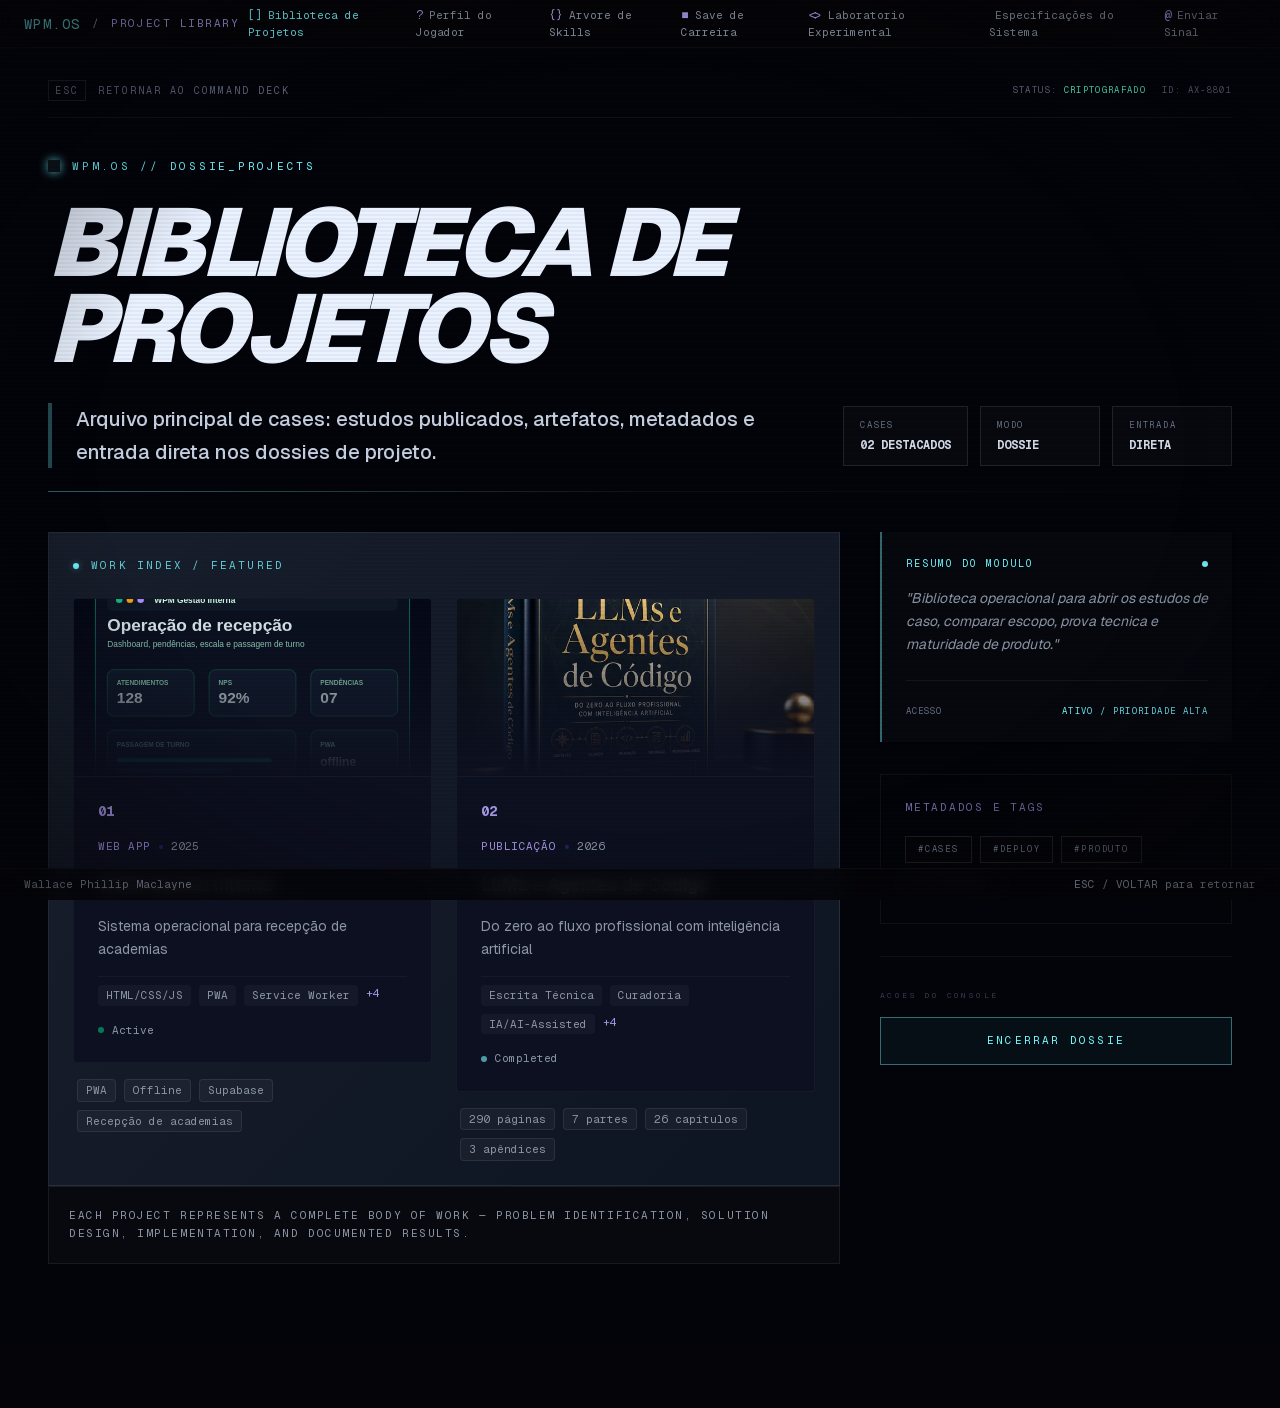
<file: projects/index.html>
<!DOCTYPE html><html lang="pt-BR" translate="no" class="geist_a71539c9-module__T19VSG__variable geist_mono_8d43a2aa-module__8Li5zG__variable notranslate h-full antialiased"><head><meta charSet="utf-8"/><meta name="viewport" content="width=device-width, initial-scale=1"/><link rel="preload" href="/_next/static/media/797e433ab948586e-s.p.0.q-h669a_dqa.woff2" as="font" crossorigin="" type="font/woff2"/><link rel="preload" href="/_next/static/media/caa3a2e1cccd8315-s.p.16t1db8_9y2o~.woff2" as="font" crossorigin="" type="font/woff2"/><link rel="stylesheet" href="/_next/static/chunks/12eqcy9iph8if.css" data-precedence="next"/><link rel="preload" as="script" fetchPriority="low" href="/_next/static/chunks/11n40mn7j1~63.js"/><script src="/_next/static/chunks/0h2d7u7pw8jb6.js" async=""></script><script src="/_next/static/chunks/0ss2wcxd7g8xs.js" async=""></script><script src="/_next/static/chunks/0ljjnck5ohosw.js" async=""></script><script src="/_next/static/chunks/13.e57r-v69_p.js" async=""></script><script src="/_next/static/chunks/0.h~90f0sdwwn.js" async=""></script><script src="/_next/static/chunks/turbopack-0r7y1dw8263rt.js" async=""></script><script src="/_next/static/chunks/02noyhbm_2ves.js" async=""></script><script src="/_next/static/chunks/0db~xpz94m5nm.js" async=""></script><script src="/_next/static/chunks/0f~lzdw5puibt.js" async=""></script><script src="/_next/static/chunks/03vmb3if.8fyn.js" async=""></script><script src="/_next/static/chunks/0c-l1e7se64zc.js" async=""></script><script src="/_next/static/chunks/0f~67tmrxxqwn.js" async=""></script><script src="/_next/static/chunks/0-rhfuvsv3g99.js" async=""></script><meta name="next-size-adjust" content=""/><title>Project Library | WPM.OS - Wallace Phillip Maclayne</title><meta name="description" content="Real projects and case studies by Wallace Phillip Maclayne — operational systems, editorial products, and documented results built from real-world constraints."/><meta name="application-name" content="WPM.OS"/><link rel="author" href="https://wpmsmartwonkey.me"/><meta name="author" content="Wallace Phillip Maclayne"/><meta name="keywords" content="Wallace Phillip Maclayne,WPM.OS,portfolio,creative developer,front-end,UX,motion design,WebGL,React,Next.js"/><meta name="creator" content="Wallace Phillip Maclayne"/><meta name="publisher" content="Wallace Phillip Maclayne"/><meta name="robots" content="index, follow"/><meta name="googlebot" content="index, follow, max-video-preview:-1, max-image-preview:large, max-snippet:-1"/><meta name="google" content="notranslate"/><link rel="canonical" href="https://wpmsmartwonkey.me/projects/"/><meta property="og:title" content="Project Library | WPM.OS - Wallace Phillip Maclayne"/><meta property="og:description" content="Real projects and case studies by Wallace Phillip Maclayne — operational systems, editorial products, and documented results built from real-world constraints."/><meta property="og:url" content="https://wpmsmartwonkey.me/projects/"/><meta property="og:type" content="website"/><meta name="twitter:card" content="summary"/><meta name="twitter:title" content="Project Library | WPM.OS - Wallace Phillip Maclayne"/><meta name="twitter:description" content="Real projects and case studies by Wallace Phillip Maclayne — operational systems, editorial products, and documented results built from real-world constraints."/><link rel="icon" href="/favicon.ico?favicon.0x3dzn~oxb6tn.ico" sizes="256x256" type="image/x-icon"/><script src="/_next/static/chunks/03~yq9q893hmn.js" noModule=""></script></head><body translate="no" class="notranslate min-h-full bg-wpm-black text-wpm-white"><div hidden=""><!--$--><!--/$--></div><a href="#main-content" class="sr-only focus:not-sr-only focus:fixed focus:top-3 focus:left-3 focus:z-[60] font-mono text-xs text-wpm-cyan bg-wpm-black border border-wpm-purple/30 px-4 py-2 rounded-sm focus:outline-none focus:ring-2 focus:ring-wpm-purple/50 focus:ring-offset-2 focus:ring-offset-wpm-black">Ir para o conteúdo</a><script type="application/ld+json">{"@context":"https://schema.org","@type":"Person","name":"Wallace Phillip Maclayne","url":"https://wpmsmartwonkey.me","jobTitle":"Commercial Manager / Marketing Technologist","description":"Interactive portfolio system by Wallace Phillip Maclayne, combining product thinking, operations, UX, and web systems built from real constraints.","sameAs":["https://github.com/acewallthemac","https://www.linkedin.com/in/wpmaclayne/"],"knowsAbout":["Gestão de Equipes","Negociação Comercial","Trade Marketing","Visual Merchandising","Liderança Operacional","React","Next.js","TypeScript","Tailwind CSS","Supabase","PostgreSQL","PWA","Figma","UX Design","IA Generativa e LLMs","Testes Automatizados"],"mainEntityOfPage":"https://wpmsmartwonkey.me/"}</script><div class="min-h-screen bg-wpm-black relative"><div class="pointer-events-none fixed inset-0 z-0 opacity-[0.025]" style="background-image:linear-gradient(rgba(108,77,255,0.5) 1px, transparent 1px), linear-gradient(90deg, rgba(108,77,255,0.5) 1px, transparent 1px);background-size:80px 80px"></div><header class="fixed top-0 left-0 right-0 z-30 h-12 border-b border-white/[0.04] bg-wpm-black/80 backdrop-blur-sm flex items-center justify-between px-4 md:px-6"><div class="flex items-center gap-3"><a class="font-mono text-sm tracking-widest text-wpm-cyan/80 hover:text-wpm-cyan transition-colors focus-visible:outline-none focus-visible:ring-2 focus-visible:ring-wpm-purple/50 focus-visible:ring-offset-2 focus-visible:ring-offset-wpm-black rounded-sm" aria-label="WPM.OS Home" href="/">WPM.OS</a><span class="hidden font-mono text-[11px] text-wpm-gray sm:inline" aria-hidden="true">/</span><span class="hidden max-w-44 truncate font-mono text-[11px] uppercase tracking-[0.14em] text-wpm-lavender/90 sm:inline">Project Library</span></div><nav aria-label="Navegacao rapida" class="hidden md:flex items-center gap-0.5"><a class="relative font-mono text-[11px] hover:text-wpm-cyan
                         px-2 py-1 transition-colors duration-200 group
                         focus-visible:outline-none focus-visible:ring-2 focus-visible:ring-wpm-purple/50 focus-visible:ring-offset-2 focus-visible:ring-offset-wpm-black rounded-sm text-wpm-cyan" aria-label="Biblioteca de Projetos" aria-current="page" href="/projects/"><span class="text-wpm-cyan"><span class="font-mono select-none text-xs" aria-hidden="true">[]</span></span><span class="ml-1.5 hidden lg:inline">Biblioteca de Projetos</span></a><a class="relative font-mono text-[11px] hover:text-wpm-cyan
                         px-2 py-1 transition-colors duration-200 group
                         focus-visible:outline-none focus-visible:ring-2 focus-visible:ring-wpm-purple/50 focus-visible:ring-offset-2 focus-visible:ring-offset-wpm-black rounded-sm text-wpm-gray" aria-label="Perfil do Jogador" href="/about/"><span class="text-wpm-lavender/90 group-hover:text-wpm-lavender transition-colors"><span class="font-mono select-none text-xs" aria-hidden="true">?</span></span><span class="ml-1.5 hidden lg:inline">Perfil do Jogador</span></a><a class="relative font-mono text-[11px] hover:text-wpm-cyan
                         px-2 py-1 transition-colors duration-200 group
                         focus-visible:outline-none focus-visible:ring-2 focus-visible:ring-wpm-purple/50 focus-visible:ring-offset-2 focus-visible:ring-offset-wpm-black rounded-sm text-wpm-gray" aria-label="Arvore de Skills" href="/skills/"><span class="text-wpm-lavender/90 group-hover:text-wpm-lavender transition-colors"><span class="font-mono select-none text-xs" aria-hidden="true">{}</span></span><span class="ml-1.5 hidden lg:inline">Arvore de Skills</span></a><a class="relative font-mono text-[11px] hover:text-wpm-cyan
                         px-2 py-1 transition-colors duration-200 group
                         focus-visible:outline-none focus-visible:ring-2 focus-visible:ring-wpm-purple/50 focus-visible:ring-offset-2 focus-visible:ring-offset-wpm-black rounded-sm text-wpm-gray" aria-label="Save de Carreira" href="/resume/"><span class="text-wpm-lavender/90 group-hover:text-wpm-lavender transition-colors"><span class="font-mono select-none text-xs" aria-hidden="true">■</span></span><span class="ml-1.5 hidden lg:inline">Save de Carreira</span></a><a class="relative font-mono text-[11px] hover:text-wpm-cyan
                         px-2 py-1 transition-colors duration-200 group
                         focus-visible:outline-none focus-visible:ring-2 focus-visible:ring-wpm-purple/50 focus-visible:ring-offset-2 focus-visible:ring-offset-wpm-black rounded-sm text-wpm-gray" aria-label="Laboratorio Experimental" href="/lab/"><span class="text-wpm-lavender/90 group-hover:text-wpm-lavender transition-colors"><span class="font-mono select-none text-xs" aria-hidden="true">&lt;&gt;</span></span><span class="ml-1.5 hidden lg:inline">Laboratorio Experimental</span></a><a class="relative font-mono text-[11px] hover:text-wpm-cyan
                         px-2 py-1 transition-colors duration-200 group
                         focus-visible:outline-none focus-visible:ring-2 focus-visible:ring-wpm-purple/50 focus-visible:ring-offset-2 focus-visible:ring-offset-wpm-black rounded-sm text-wpm-gray" aria-label="Especificações do Sistema" href="/specs/"><span class="text-wpm-lavender/90 group-hover:text-wpm-lavender transition-colors"><span class="font-mono select-none text-xs" aria-hidden="true"></span></span><span class="ml-1.5 hidden lg:inline">Especificações do Sistema</span></a><a class="relative font-mono text-[11px] hover:text-wpm-cyan
                         px-2 py-1 transition-colors duration-200 group
                         focus-visible:outline-none focus-visible:ring-2 focus-visible:ring-wpm-purple/50 focus-visible:ring-offset-2 focus-visible:ring-offset-wpm-black rounded-sm text-wpm-gray" aria-label="Enviar Sinal" href="/contact/"><span class="text-wpm-lavender/90 group-hover:text-wpm-lavender transition-colors"><span class="font-mono select-none text-xs" aria-hidden="true">@</span></span><span class="ml-1.5 hidden lg:inline">Enviar Sinal</span></a></nav><a class="md:hidden font-mono text-[11px] text-wpm-gray hover:text-wpm-cyan transition-colors focus-visible:outline-none focus-visible:ring-2 focus-visible:ring-wpm-purple/50 rounded-sm px-2 py-1" href="/console/">MODULOS</a></header><footer class="fixed bottom-0 left-0 right-0 z-30 hidden h-8 items-center justify-between border-t border-white/[0.04] bg-wpm-black/80 px-4 backdrop-blur-sm md:flex md:px-6"><span class="font-mono text-[11px] text-wpm-gray">Wallace Phillip Maclayne</span><span class="font-mono text-[11px] text-wpm-gray">ESC / VOLTAR para retornar</span></footer><main id="main-content" tabindex="-1" class="pt-12 pb-16 min-h-screen focus:outline-none"><div><div class="relative min-h-screen bg-[#02040a] px-4 py-8 pb-20 md:px-8 lg:px-12"><div class="pointer-events-none fixed inset-0 -z-10" aria-hidden="true"><div class="absolute inset-0 bg-[radial-gradient(circle_at_50%_0%,rgba(116,247,255,0.05),transparent_40%)]"></div><div class="absolute inset-0 opacity-[0.03] bg-[linear-gradient(rgba(108,77,255,0.5)_1px,transparent_1px),linear-gradient(90deg,rgba(108,77,255,0.5)_1px,transparent_1px)] bg-[size:100px_100px]"></div></div><div class="mx-auto max-w-7xl"><div class="mb-10 flex items-center justify-between border-b border-white/5 pb-4"><a class="group flex items-center gap-3 font-mono text-[10px] uppercase tracking-[0.2em] text-wpm-muted transition-colors hover:text-wpm-cyan" href="/console/"><span class="border border-white/10 px-1.5 py-0.5 group-hover:border-wpm-cyan/40">ESC</span><span class="hidden sm:inline">Retornar ao Command Deck</span><span class="sm:hidden">Retornar</span></a><div class="flex items-center gap-4 font-mono text-[9px] text-wpm-muted uppercase tracking-[0.15em]"><span>Status: <span class="text-wpm-success">Criptografado</span></span><span class="hidden md:inline">ID: AX-8801</span></div></div><header class="relative mb-12"><div class="min-w-0" style="opacity:0;transform:translateX(-20px)"><div class="flex items-center gap-3"><span class="h-3 w-3 bg-wpm-cyan/[0.075] shadow-[0_0_10px_currentColor] text-wpm-cyan"></span><p class="font-mono text-[11px] uppercase tracking-[0.25em] text-wpm-cyan">WPM.OS // Dossie_<!-- -->PROJECTS</p></div><h1 class="mt-6 font-sans text-5xl font-black leading-[0.9] tracking-tighter text-wpm-white md:text-7xl lg:text-8xl uppercase italic">Biblioteca de Projetos</h1><div class="mt-8 flex flex-col gap-8 lg:flex-row lg:items-center lg:justify-between"><p class="max-w-3xl text-lg font-medium leading-relaxed text-wpm-text-secondary md:text-xl border-l-4 border-wpm-cyan/30 pl-6">Arquivo principal de cases: estudos publicados, artefatos, metadados e entrada direta nos dossies de projeto.</p><div class="flex shrink-0 flex-wrap gap-3"><div class="border border-white/10 bg-white/[0.02] px-4 py-3 min-w-[120px]"><p class="font-mono text-[9px] uppercase tracking-[0.2em] text-wpm-muted">cases</p><p class="mt-1 font-mono text-xs font-bold uppercase text-wpm-white/90">02 destacados</p></div><div class="border border-white/10 bg-white/[0.02] px-4 py-3 min-w-[120px]"><p class="font-mono text-[9px] uppercase tracking-[0.2em] text-wpm-muted">modo</p><p class="mt-1 font-mono text-xs font-bold uppercase text-wpm-white/90">dossie</p></div><div class="border border-white/10 bg-white/[0.02] px-4 py-3 min-w-[120px]"><p class="font-mono text-[9px] uppercase tracking-[0.2em] text-wpm-muted">entrada</p><p class="mt-1 font-mono text-xs font-bold uppercase text-wpm-white/90">direta</p></div></div></div></div><div class="absolute -bottom-6 left-0 h-px w-full bg-gradient-to-r from-wpm-cyan/40 via-white/5 to-transparent"></div></header><div class="mt-16 grid gap-10 lg:grid-cols-[1fr_22rem]"><main class="min-w-0"><div style="opacity:0;transform:translateY(20px)"><section class="wpm-data-surface p-5 md:p-6"><div class="flex items-center gap-3 mb-6"><span class="w-1.5 h-1.5 rounded-full" style="background-color:#74F7FF;box-shadow:0 0 6px rgba(116,247,255,0.4)"></span><h2 class="font-mono text-[11px] tracking-[0.2em] uppercase text-wpm-cyan/80">Work index / featured</h2></div><div class="grid grid-cols-1 lg:grid-cols-2 gap-6"><div class="flex flex-col gap-4"><a class="block group focus-visible:outline-none" href="/projects/wpm-gestao-interna/"><article class="relative bg-wpm-card border border-white/[0.04] rounded-sm group-focus-visible:ring-2 group-focus-visible:ring-wpm-purple/50 group-focus-visible:ring-offset-2 group-focus-visible:ring-offset-wpm-black flex flex-col h-full transition-colors transition-transform duration-300 overflow-hidden hover:-translate-y-1 hover:border-white/[0.14]" style="border-color:rgba(255,255,255,0.04)" role="article" aria-label="WPM Gestão Interna — Web App, 2025"><div class="absolute inset-0 rounded-sm opacity-0 group-hover:opacity-100 transition-opacity duration-300 pointer-events-none" style="background:radial-gradient(400px circle at center, #10B98110, transparent 70%)"></div><div class="relative w-full aspect-[16/9] sm:aspect-[2/1] overflow-hidden border-b border-white/[0.04]"><img alt="WPM Gestão Interna cover" loading="lazy" decoding="async" data-nimg="fill" class="object-cover group-hover:scale-105 transition-transform duration-500" style="position:absolute;height:100%;width:100%;left:0;top:0;right:0;bottom:0;color:transparent" src="/project-wpm-gestao-cover.svg"/><div class="absolute inset-0 bg-gradient-to-t from-wpm-card via-wpm-card/40 to-transparent pointer-events-none"></div></div><div class="p-5 sm:p-6 flex flex-col gap-4 flex-1"><span class="font-mono text-[14px] text-wpm-lavender/90 font-bold tracking-wide select-none">01</span><div class="flex items-center gap-2 flex-wrap min-w-0"><span class="font-mono text-[11px] uppercase tracking-wider text-wpm-lavender/90 whitespace-nowrap">Web App</span><span class="w-1 h-1 rounded-full bg-wpm-purple/30 flex-shrink-0"></span><span class="font-mono text-[11px] text-wpm-gray whitespace-nowrap">2025</span></div><h3 class="text-lg font-medium text-wpm-white/90 group-hover:text-glow-cyan transition-all duration-300 break-words">WPM Gestão Interna</h3><p class="text-sm text-wpm-gray leading-relaxed line-clamp-2 flex-1 break-words">Sistema operacional para recepção de academias</p><div class="flex flex-wrap gap-2 pt-2 border-t border-white/[0.04] min-w-0"><span class="font-mono text-[11px] text-wpm-gray bg-white/[0.035] px-2 py-0.5 rounded-sm break-words max-w-full">HTML/CSS/JS</span><span class="font-mono text-[11px] text-wpm-gray bg-white/[0.035] px-2 py-0.5 rounded-sm break-words max-w-full">PWA</span><span class="font-mono text-[11px] text-wpm-gray bg-white/[0.035] px-2 py-0.5 rounded-sm break-words max-w-full">Service Worker</span><span class="font-mono text-[11px] text-wpm-lavender/90 whitespace-nowrap flex-shrink-0">+<!-- -->4</span></div><div class="flex items-center justify-between"><div class="flex items-center gap-2 min-w-0"><span class="w-1.5 h-1.5 rounded-full flex-shrink-0 bg-emerald-500/60"></span><span class="font-mono text-[11px] text-wpm-gray whitespace-nowrap">Active</span></div><span class="font-mono text-[11px] text-wpm-gray opacity-0 group-hover:opacity-100 transition-opacity whitespace-nowrap flex-shrink-0">SELECT »</span></div></div></article></a><div class="flex flex-wrap gap-2 px-1 min-w-0 overflow-hidden"><span class="font-mono text-[11px] text-wpm-gray bg-white/[0.035] border border-white/[0.08] px-2 py-0.5 rounded-sm break-words max-w-full">PWA</span><span class="font-mono text-[11px] text-wpm-gray bg-white/[0.035] border border-white/[0.08] px-2 py-0.5 rounded-sm break-words max-w-full">Offline</span><span class="font-mono text-[11px] text-wpm-gray bg-white/[0.035] border border-white/[0.08] px-2 py-0.5 rounded-sm break-words max-w-full">Supabase</span><span class="font-mono text-[11px] text-wpm-gray bg-white/[0.035] border border-white/[0.08] px-2 py-0.5 rounded-sm break-words max-w-full">Recepção de academias</span></div></div><div class="flex flex-col gap-4"><a class="block group focus-visible:outline-none" href="/projects/livro-llm-agentes/"><article class="relative bg-wpm-card border border-white/[0.04] rounded-sm group-focus-visible:ring-2 group-focus-visible:ring-wpm-purple/50 group-focus-visible:ring-offset-2 group-focus-visible:ring-offset-wpm-black flex flex-col h-full transition-colors transition-transform duration-300 overflow-hidden hover:-translate-y-1 hover:border-white/[0.14]" style="border-color:rgba(255,255,255,0.04)" role="article" aria-label="LLMs e Agentes de Código — Publicação, 2026"><div class="absolute inset-0 rounded-sm opacity-0 group-hover:opacity-100 transition-opacity duration-300 pointer-events-none" style="background:radial-gradient(400px circle at center, #F59E0B10, transparent 70%)"></div><div class="relative w-full aspect-[16/9] sm:aspect-[2/1] overflow-hidden border-b border-white/[0.04]"><img alt="LLMs e Agentes de Código cover" loading="lazy" decoding="async" data-nimg="fill" class="object-cover group-hover:scale-105 transition-transform duration-500" style="position:absolute;height:100%;width:100%;left:0;top:0;right:0;bottom:0;color:transparent" src="/project-livro-cover-640.webp"/><div class="absolute inset-0 bg-gradient-to-t from-wpm-card via-wpm-card/40 to-transparent pointer-events-none"></div></div><div class="p-5 sm:p-6 flex flex-col gap-4 flex-1"><span class="font-mono text-[14px] text-wpm-lavender/90 font-bold tracking-wide select-none">02</span><div class="flex items-center gap-2 flex-wrap min-w-0"><span class="font-mono text-[11px] uppercase tracking-wider text-wpm-lavender/90 whitespace-nowrap">Publicação</span><span class="w-1 h-1 rounded-full bg-wpm-purple/30 flex-shrink-0"></span><span class="font-mono text-[11px] text-wpm-gray whitespace-nowrap">2026</span></div><h3 class="text-lg font-medium text-wpm-white/90 group-hover:text-glow-cyan transition-all duration-300 break-words">LLMs e Agentes de Código</h3><p class="text-sm text-wpm-gray leading-relaxed line-clamp-2 flex-1 break-words">Do zero ao fluxo profissional com inteligência artificial</p><div class="flex flex-wrap gap-2 pt-2 border-t border-white/[0.04] min-w-0"><span class="font-mono text-[11px] text-wpm-gray bg-white/[0.035] px-2 py-0.5 rounded-sm break-words max-w-full">Escrita Técnica</span><span class="font-mono text-[11px] text-wpm-gray bg-white/[0.035] px-2 py-0.5 rounded-sm break-words max-w-full">Curadoria</span><span class="font-mono text-[11px] text-wpm-gray bg-white/[0.035] px-2 py-0.5 rounded-sm break-words max-w-full">IA/AI-Assisted</span><span class="font-mono text-[11px] text-wpm-lavender/90 whitespace-nowrap flex-shrink-0">+<!-- -->4</span></div><div class="flex items-center justify-between"><div class="flex items-center gap-2 min-w-0"><span class="w-1.5 h-1.5 rounded-full flex-shrink-0 bg-wpm-cyan/60"></span><span class="font-mono text-[11px] text-wpm-gray whitespace-nowrap">Completed</span></div><span class="font-mono text-[11px] text-wpm-gray opacity-0 group-hover:opacity-100 transition-opacity whitespace-nowrap flex-shrink-0">SELECT »</span></div></div></article></a><div class="flex flex-wrap gap-2 px-1 min-w-0 overflow-hidden"><span class="font-mono text-[11px] text-wpm-gray bg-white/[0.035] border border-white/[0.08] px-2 py-0.5 rounded-sm break-words max-w-full">290 páginas</span><span class="font-mono text-[11px] text-wpm-gray bg-white/[0.035] border border-white/[0.08] px-2 py-0.5 rounded-sm break-words max-w-full">7 partes</span><span class="font-mono text-[11px] text-wpm-gray bg-white/[0.035] border border-white/[0.08] px-2 py-0.5 rounded-sm break-words max-w-full">26 capítulos</span><span class="font-mono text-[11px] text-wpm-gray bg-white/[0.035] border border-white/[0.08] px-2 py-0.5 rounded-sm break-words max-w-full">3 apêndices</span></div></div></div></section><section class="border border-white/[0.07] bg-white/[0.02] p-5"><p class="font-mono text-[11px] text-wpm-gray uppercase tracking-[0.14em] leading-relaxed">Each project represents a complete body of work — problem identification, solution design, implementation, and documented results.</p></section></div></main><aside class="min-w-0"><div class="space-y-8 sticky top-8" style="opacity:0;transform:translateX(20px)"><section class="border-l-2 border-wpm-cyan/40 bg-white/[0.02] p-6 shadow-sm"><div class="flex items-center justify-between mb-4"><p class="font-mono text-[10px] uppercase tracking-[0.2em] text-wpm-cyan">Resumo do Modulo</p><span class="h-1.5 w-1.5 rounded-full bg-wpm-cyan animate-pulse"></span></div><p class="text-sm leading-relaxed text-wpm-gray italic">&quot;<!-- -->Biblioteca operacional para abrir os estudos de caso, comparar escopo, prova tecnica e maturidade de produto.<!-- -->&quot;</p><div class="mt-6 pt-6 border-t border-white/5 flex items-center justify-between"><span class="font-mono text-[9px] text-wpm-muted uppercase tracking-widest">Acesso</span><span class="font-mono text-[9px] uppercase tracking-[0.15em] text-wpm-cyan">ATIVO / PRIORIDADE ALTA</span></div></section><section class="border border-white/5 bg-wpm-black/40 p-6 backdrop-blur-sm"><p class="wpm-section-title mb-5 opacity-70">Metadados e Tags</p><div class="flex flex-wrap gap-2"><span class="border border-white/10 bg-wpm-black px-3 py-1.5 font-mono text-[9px] uppercase tracking-[0.2em] text-wpm-muted hover:text-wpm-cyan hover:border-wpm-cyan/30 transition-colors">#<!-- -->cases</span><span class="border border-white/10 bg-wpm-black px-3 py-1.5 font-mono text-[9px] uppercase tracking-[0.2em] text-wpm-muted hover:text-wpm-cyan hover:border-wpm-cyan/30 transition-colors">#<!-- -->deploy</span><span class="border border-white/10 bg-wpm-black px-3 py-1.5 font-mono text-[9px] uppercase tracking-[0.2em] text-wpm-muted hover:text-wpm-cyan hover:border-wpm-cyan/30 transition-colors">#<!-- -->produto</span><span class="border border-white/10 bg-wpm-black px-3 py-1.5 font-mono text-[9px] uppercase tracking-[0.2em] text-wpm-muted hover:text-wpm-cyan hover:border-wpm-cyan/30 transition-colors">#<!-- -->evidencia</span></div></section><div class="border-t border-white/5 pt-8"><p class="font-mono text-[8px] uppercase tracking-[0.3em] text-wpm-muted/50 mb-4">Acoes do Console</p><a class="wpm-btn-ripple flex min-h-12 items-center justify-center border border-wpm-cyan/40 bg-wpm-cyan/[0.05] font-mono text-[11px] uppercase tracking-[0.2em] text-wpm-cyan transition-all hover:bg-wpm-cyan/10 active:scale-[0.98]" href="/console/">Encerrar Dossie</a></div></div></aside></div></div></div></div></main><a class="fixed bottom-12 right-4 z-40 inline-flex min-h-11 items-center justify-center border border-wpm-cyan/45 bg-wpm-black/90 px-4 font-mono text-[11px] uppercase tracking-[0.14em] text-wpm-cyan shadow-[0_0_28px_rgba(116,247,255,0.12)] backdrop-blur-sm transition-colors hover:border-wpm-cyan/70 focus-visible:outline-none focus-visible:ring-2 focus-visible:ring-wpm-cyan/70 md:hidden" aria-label="Voltar ao console" href="/console/">Voltar</a><div class="crt-overlay"></div><div class="crt-vignette"></div></div><!--$--><!--/$--><script src="/_next/static/chunks/11n40mn7j1~63.js" id="_R_" async=""></script><script>(self.__next_f=self.__next_f||[]).push([0])</script><script>self.__next_f.push([1,"1:\"$Sreact.fragment\"\n2:I[13862,[\"/_next/static/chunks/02noyhbm_2ves.js\",\"/_next/static/chunks/0db~xpz94m5nm.js\"],\"default\"]\n3:I[10357,[\"/_next/static/chunks/02noyhbm_2ves.js\",\"/_next/static/chunks/0db~xpz94m5nm.js\",\"/_next/static/chunks/0f~lzdw5puibt.js\"],\"default\"]\n4:I[73043,[\"/_next/static/chunks/02noyhbm_2ves.js\",\"/_next/static/chunks/0db~xpz94m5nm.js\"],\"default\"]\n5:I[76210,[\"/_next/static/chunks/02noyhbm_2ves.js\",\"/_next/static/chunks/0db~xpz94m5nm.js\",\"/_next/static/chunks/03vmb3if.8fyn.js\",\"/_next/static/chunks/0c-l1e7se64zc.js\"],\"default\"]\n6:I[58080,[\"/_next/static/chunks/02noyhbm_2ves.js\",\"/_next/static/chunks/0db~xpz94m5nm.js\"],\"default\"]\n7:I[85079,[\"/_next/static/chunks/02noyhbm_2ves.js\",\"/_next/static/chunks/0db~xpz94m5nm.js\",\"/_next/static/chunks/0f~67tmrxxqwn.js\",\"/_next/static/chunks/0c-l1e7se64zc.js\"],\"\"]\n1a:I[49449,[\"/_next/static/chunks/02noyhbm_2ves.js\",\"/_next/static/chunks/0db~xpz94m5nm.js\",\"/_next/static/chunks/0-rhfuvsv3g99.js\"],\"default\"]\n:HL[\"/_next/static/chunks/12eqcy9iph8if.css\",\"style\"]\n:HL[\"/_next/static/media/797e433ab948586e-s.p.0.q-h669a_dqa.woff2\",\"font\",{\"crossOrigin\":\"\",\"type\":\"font/woff2\"}]\n:HL[\"/_next/static/media/caa3a2e1cccd8315-s.p.16t1db8_9y2o~.woff2\",\"font\",{\"crossOrigin\":\"\",\"type\":\"font/woff2\"}]\n"])</script><script>self.__next_f.push([1,"0:{\"P\":null,\"c\":[\"\",\"projects\",\"\"],\"q\":\"\",\"i\":false,\"f\":[[[\"\",{\"children\":[\"projects\",{\"children\":[\"__PAGE__\",{}]}]},\"$undefined\",\"$undefined\",16],[[\"$\",\"$1\",\"c\",{\"children\":[[[\"$\",\"link\",\"0\",{\"rel\":\"stylesheet\",\"href\":\"/_next/static/chunks/12eqcy9iph8if.css\",\"precedence\":\"next\",\"crossOrigin\":\"$undefined\",\"nonce\":\"$undefined\"}],[\"$\",\"script\",\"script-0\",{\"src\":\"/_next/static/chunks/02noyhbm_2ves.js\",\"async\":true,\"nonce\":\"$undefined\"}],[\"$\",\"script\",\"script-1\",{\"src\":\"/_next/static/chunks/0db~xpz94m5nm.js\",\"async\":true,\"nonce\":\"$undefined\"}]],[\"$\",\"html\",null,{\"lang\":\"pt-BR\",\"translate\":\"no\",\"className\":\"geist_a71539c9-module__T19VSG__variable geist_mono_8d43a2aa-module__8Li5zG__variable notranslate h-full antialiased\",\"children\":[\"$\",\"body\",null,{\"translate\":\"no\",\"className\":\"notranslate min-h-full bg-wpm-black text-wpm-white\",\"children\":[[\"$\",\"a\",null,{\"href\":\"#main-content\",\"className\":\"sr-only focus:not-sr-only focus:fixed focus:top-3 focus:left-3 focus:z-[60] font-mono text-xs text-wpm-cyan bg-wpm-black border border-wpm-purple/30 px-4 py-2 rounded-sm focus:outline-none focus:ring-2 focus:ring-wpm-purple/50 focus:ring-offset-2 focus:ring-offset-wpm-black\",\"children\":\"Ir para o conteúdo\"}],[\"$\",\"script\",null,{\"type\":\"application/ld+json\",\"children\":\"{\\\"@context\\\":\\\"https://schema.org\\\",\\\"@type\\\":\\\"Person\\\",\\\"name\\\":\\\"Wallace Phillip Maclayne\\\",\\\"url\\\":\\\"https://wpmsmartwonkey.me\\\",\\\"jobTitle\\\":\\\"Commercial Manager / Marketing Technologist\\\",\\\"description\\\":\\\"Interactive portfolio system by Wallace Phillip Maclayne, combining product thinking, operations, UX, and web systems built from real constraints.\\\",\\\"sameAs\\\":[\\\"https://github.com/acewallthemac\\\",\\\"https://www.linkedin.com/in/wpmaclayne/\\\"],\\\"knowsAbout\\\":[\\\"Gestão de Equipes\\\",\\\"Negociação Comercial\\\",\\\"Trade Marketing\\\",\\\"Visual Merchandising\\\",\\\"Liderança Operacional\\\",\\\"React\\\",\\\"Next.js\\\",\\\"TypeScript\\\",\\\"Tailwind CSS\\\",\\\"Supabase\\\",\\\"PostgreSQL\\\",\\\"PWA\\\",\\\"Figma\\\",\\\"UX Design\\\",\\\"IA Generativa e LLMs\\\",\\\"Testes Automatizados\\\"],\\\"mainEntityOfPage\\\":\\\"https://wpmsmartwonkey.me/\\\"}\"}],[\"$\",\"$L2\",null,{\"parallelRouterKey\":\"children\",\"error\":\"$3\",\"errorStyles\":[],\"errorScripts\":[[\"$\",\"script\",\"script-0\",{\"src\":\"/_next/static/chunks/0f~lzdw5puibt.js\",\"async\":true}]],\"template\":[\"$\",\"$L4\",null,{}],\"templateStyles\":\"$undefined\",\"templateScripts\":\"$undefined\",\"notFound\":[[\"$\",\"$L5\",null,{}],[]],\"forbidden\":\"$undefined\",\"unauthorized\":\"$undefined\"}],[\"$\",\"$L6\",null,{}]]}]}]]}],{\"children\":[[\"$\",\"$1\",\"c\",{\"children\":[null,[\"$\",\"$L2\",null,{\"parallelRouterKey\":\"children\",\"error\":\"$undefined\",\"errorStyles\":\"$undefined\",\"errorScripts\":\"$undefined\",\"template\":[\"$\",\"$L4\",null,{}],\"templateStyles\":\"$undefined\",\"templateScripts\":\"$undefined\",\"notFound\":\"$undefined\",\"forbidden\":\"$undefined\",\"unauthorized\":\"$undefined\"}]]}],{\"children\":[[\"$\",\"$1\",\"c\",{\"children\":[[\"$\",\"div\",null,{\"className\":\"min-h-screen bg-wpm-black relative\",\"children\":[[\"$\",\"div\",null,{\"className\":\"pointer-events-none fixed inset-0 z-0 opacity-[0.025]\",\"style\":{\"backgroundImage\":\"linear-gradient(rgba(108,77,255,0.5) 1px, transparent 1px), linear-gradient(90deg, rgba(108,77,255,0.5) 1px, transparent 1px)\",\"backgroundSize\":\"80px 80px\"}}],[\"$\",\"header\",null,{\"className\":\"fixed top-0 left-0 right-0 z-30 h-12 border-b border-white/[0.04] bg-wpm-black/80 backdrop-blur-sm flex items-center justify-between px-4 md:px-6\",\"children\":[[\"$\",\"div\",null,{\"className\":\"flex items-center gap-3\",\"children\":[[\"$\",\"$L7\",null,{\"href\":\"/\",\"className\":\"font-mono text-sm tracking-widest text-wpm-cyan/80 hover:text-wpm-cyan transition-colors focus-visible:outline-none focus-visible:ring-2 focus-visible:ring-wpm-purple/50 focus-visible:ring-offset-2 focus-visible:ring-offset-wpm-black rounded-sm\",\"aria-label\":\"WPM.OS Home\",\"children\":\"WPM.OS\"}],[\"$\",\"span\",null,{\"className\":\"hidden font-mono text-[11px] text-wpm-gray sm:inline\",\"aria-hidden\":\"true\",\"children\":\"/\"}],[\"$\",\"span\",null,{\"className\":\"hidden max-w-44 truncate font-mono text-[11px] uppercase tracking-[0.14em] text-wpm-lavender/90 sm:inline\",\"children\":\"Project Library\"}]]}],[\"$\",\"nav\",null,{\"aria-label\":\"Navegacao rapida\",\"className\":\"hidden md:flex items-center gap-0.5\",\"children\":[[\"$\",\"$L7\",\"projects\",{\"href\":\"/projects\",\"className\":\"relative font-mono text-[11px] hover:text-wpm-cyan\\n                         px-2 py-1 transition-colors duration-200 group\\n                         focus-visible:outline-none focus-visible:ring-2 focus-visible:ring-wpm-purple/50 focus-visible:ring-offset-2 focus-visible:ring-offset-wpm-black rounded-sm text-wpm-cyan\",\"aria-label\":\"Biblioteca de Projetos\",\"aria-current\":\"page\",\"children\":[\"$L8\",\"$L9\"]}],\"$La\",\"$Lb\",\"$Lc\",\"$Ld\",\"$Le\",\"$Lf\"]}],\"$L10\"]}],\"$L11\",\"$L12\",\"$L13\",\"$L14\",\"$L15\"]}],[\"$L16\",\"$L17\"],\"$L18\"]}],{},null,false,null]},null,false,null]},null,false,null],\"$L19\",false]],\"m\":\"$undefined\",\"G\":[\"$1a\",[\"$L1b\"]],\"S\":true,\"h\":null,\"s\":\"$undefined\",\"l\":\"$undefined\",\"p\":\"$undefined\",\"d\":\"$undefined\",\"b\":\"dKsdw8HbYvzYkblWJy-wK\"}\n"])</script><script>self.__next_f.push([1,"1c:I[47736,[\"/_next/static/chunks/02noyhbm_2ves.js\",\"/_next/static/chunks/0db~xpz94m5nm.js\",\"/_next/static/chunks/0f~67tmrxxqwn.js\",\"/_next/static/chunks/0c-l1e7se64zc.js\"],\"default\"]\n1d:I[60234,[\"/_next/static/chunks/02noyhbm_2ves.js\",\"/_next/static/chunks/0db~xpz94m5nm.js\",\"/_next/static/chunks/0f~67tmrxxqwn.js\",\"/_next/static/chunks/0c-l1e7se64zc.js\"],\"Image\"]\n22:I[64690,[\"/_next/static/chunks/02noyhbm_2ves.js\",\"/_next/static/chunks/0db~xpz94m5nm.js\"],\"OutletBoundary\"]\n23:\"$Sreact.suspense\"\n25:I[64690,[\"/_next/static/chunks/02noyhbm_2ves.js\",\"/_next/static/chunks/0db~xpz94m5nm.js\"],\"ViewportBoundary\"]\n27:I[64690,[\"/_next/static/chunks/02noyhbm_2ves.js\",\"/_next/static/chunks/0db~xpz94m5nm.js\"],\"MetadataBoundary\"]\n8:[\"$\",\"span\",null,{\"className\":\"text-wpm-cyan\",\"children\":[\"$\",\"span\",null,{\"className\":\"font-mono select-none text-xs\",\"aria-hidden\":\"true\",\"children\":\"[]\"}]}]\n9:[\"$\",\"span\",null,{\"className\":\"ml-1.5 hidden lg:inline\",\"children\":\"Biblioteca de Projetos\"}]\na:[\"$\",\"$L7\",\"about\",{\"href\":\"/about\",\"className\":\"relative font-mono text-[11px] hover:text-wpm-cyan\\n                         px-2 py-1 transition-colors duration-200 group\\n                         focus-visible:outline-none focus-visible:ring-2 focus-visible:ring-wpm-purple/50 focus-visible:ring-offset-2 focus-visible:ring-offset-wpm-black rounded-sm text-wpm-gray\",\"aria-label\":\"Perfil do Jogador\",\"aria-current\":\"$undefined\",\"children\":[[\"$\",\"span\",null,{\"className\":\"text-wpm-lavender/90 group-hover:text-wpm-lavender transition-colors\",\"children\":[\"$\",\"span\",null,{\"className\":\"font-mono select-none text-xs\",\"aria-hidden\":\"true\",\"children\":\"?\"}]}],[\"$\",\"span\",null,{\"className\":\"ml-1.5 hidden lg:inline\",\"children\":\"Perfil do Jogador\"}]]}]\nb:[\"$\",\"$L7\",\"skills\",{\"href\":\"/skills\",\"className\":\"relative font-mono text-[11px] hover:text-wpm-cyan\\n                         px-2 py-1 transition-colors duration-200 group\\n                         focus-visible:outline-none focus-visible:ring-2 focus-visible:ring-wpm-purple/50 focus-visible:ring-offset-2 focus-visible:ring-offset-wpm-black rounded-sm text-wpm-gray\",\"aria-label\":\"Arvore de Skills\",\"aria-current\":\"$undefined\",\"children\":[[\"$\",\"span\",null,{\"className\":\"text-wpm-lavender/90 group-hover:text-wpm-lavender transition-colors\",\"children\":[\"$\",\"span\",null,{\"className\":\"font-mono select-none text-xs\",\"aria-hidden\":\"true\",\"children\":\"{}\"}]}],[\"$\",\"span\",null,{\"className\":\"ml-1.5 hidden lg:inline\",\"children\":\"Arvore de Skills\"}]]}]\nc:[\"$\",\"$L7\",\"resume\",{\"href\":\"/resume\",\"className\":\"relative font-mono text-[11px] hover:text-wpm-cyan\\n                         px-2 py-1 transition-colors duration-200 group\\n                         focus-visible:outline-none focus-visible:ring-2 focus-visible:ring-wpm-purple/50 focus-visible:ring-offset-2 focus-visible:ring-offset-wpm-black rounded-sm text-wpm-gray\",\"aria-label\":\"Save de Carreira\",\"aria-current\":\"$undefined\",\"children\":[[\"$\",\"span\",null,{\"className\":\"text-wpm-lavender/90 group-hover:text-wpm-lavender transition-colors\",\"children\":[\"$\",\"span\",null,{\"className\":\"font-mono select-none text-xs\",\"aria-hidden\":\"true\",\"children\":\"■\"}]}],[\"$\",\"span\",null,{\"className\":\"ml-1.5 hidden lg:inline\",\"children\":\"Save de Carreira\"}]]}]\nd:[\"$\",\"$L7\",\"lab\",{\"href\":\"/lab\",\"className\":\"relative font-mono text-[11px] hover:text-wpm-cyan\\n                         px-2 py-1 transition-colors duration-200 group\\n                         focus-visible:outline-none focus-visible:ring-2 focus-visible:ring-wpm-purple/50 focus-visible:ring-offset-2 focus-visible:ring-offset-wpm-black rounded-sm text-wpm-gray\",\"aria-label\":\"Laboratorio Experimental\",\"aria-current\":\"$undefined\",\"children\":[[\"$\",\"span\",null,{\"className\":\"text-wpm-lavender/90 group-hover:text-wpm-lavender transition-colors\",\"children\":[\"$\",\"span\",null,{\"className\":\"font-mono select-none text-xs\",\"aria-hidden\":\"true\",\"children\":\"\u003c\u003e\"}]}],[\"$\",\"span\",null,{\"className\":\"ml-1.5 hidden lg:inline\",\"children\":\"Laboratorio Experimental\"}]]}]\ne:[\"$\",\"$L7\",\"specs\",{\"href\":\"/specs\",\"className\":\"relative font-mono text-[11px] hover:text-wp"])</script><script>self.__next_f.push([1,"m-cyan\\n                         px-2 py-1 transition-colors duration-200 group\\n                         focus-visible:outline-none focus-visible:ring-2 focus-visible:ring-wpm-purple/50 focus-visible:ring-offset-2 focus-visible:ring-offset-wpm-black rounded-sm text-wpm-gray\",\"aria-label\":\"Especificações do Sistema\",\"aria-current\":\"$undefined\",\"children\":[[\"$\",\"span\",null,{\"className\":\"text-wpm-lavender/90 group-hover:text-wpm-lavender transition-colors\",\"children\":[\"$\",\"span\",null,{\"className\":\"font-mono select-none text-xs\",\"aria-hidden\":\"true\",\"children\":\"$undefined\"}]}],[\"$\",\"span\",null,{\"className\":\"ml-1.5 hidden lg:inline\",\"children\":\"Especificações do Sistema\"}]]}]\nf:[\"$\",\"$L7\",\"contact\",{\"href\":\"/contact\",\"className\":\"relative font-mono text-[11px] hover:text-wpm-cyan\\n                         px-2 py-1 transition-colors duration-200 group\\n                         focus-visible:outline-none focus-visible:ring-2 focus-visible:ring-wpm-purple/50 focus-visible:ring-offset-2 focus-visible:ring-offset-wpm-black rounded-sm text-wpm-gray\",\"aria-label\":\"Enviar Sinal\",\"aria-current\":\"$undefined\",\"children\":[[\"$\",\"span\",null,{\"className\":\"text-wpm-lavender/90 group-hover:text-wpm-lavender transition-colors\",\"children\":[\"$\",\"span\",null,{\"className\":\"font-mono select-none text-xs\",\"aria-hidden\":\"true\",\"children\":\"@\"}]}],[\"$\",\"span\",null,{\"className\":\"ml-1.5 hidden lg:inline\",\"children\":\"Enviar Sinal\"}]]}]\n10:[\"$\",\"$L7\",null,{\"href\":\"/console\",\"className\":\"md:hidden font-mono text-[11px] text-wpm-gray hover:text-wpm-cyan transition-colors focus-visible:outline-none focus-visible:ring-2 focus-visible:ring-wpm-purple/50 rounded-sm px-2 py-1\",\"children\":\"MODULOS\"}]\n11:[\"$\",\"footer\",null,{\"className\":\"fixed bottom-0 left-0 right-0 z-30 hidden h-8 items-center justify-between border-t border-white/[0.04] bg-wpm-black/80 px-4 backdrop-blur-sm md:flex md:px-6\",\"children\":[[\"$\",\"span\",null,{\"className\":\"font-mono text-[11px] text-wpm-gray\",\"children\":\"Wallace Phillip Maclayne\"}],[\"$\",\"span\",null,{\"className\":\"font-mono text-[11px] text-wpm-gray\",\"children\":\"ESC / VOLTAR para retornar\"}]]}]\n"])</script><script>self.__next_f.push([1,"12:[\"$\",\"main\",null,{\"id\":\"main-content\",\"tabIndex\":-1,\"className\":\"pt-12 pb-16 min-h-screen focus:outline-none\",\"children\":[\"$\",\"div\",null,{\"children\":[\"$\",\"$L1c\",null,{\"moduleId\":\"projects\",\"title\":\"Biblioteca de Projetos\",\"subtitle\":\"Arquivo principal de cases: estudos publicados, artefatos, metadados e entrada direta nos dossies de projeto.\",\"children\":[[\"$\",\"section\",null,{\"className\":\"wpm-data-surface p-5 md:p-6\",\"children\":[[\"$\",\"div\",null,{\"className\":\"flex items-center gap-3 mb-6\",\"children\":[[\"$\",\"span\",null,{\"className\":\"w-1.5 h-1.5 rounded-full\",\"style\":{\"backgroundColor\":\"#74F7FF\",\"boxShadow\":\"0 0 6px rgba(116,247,255,0.4)\"}}],[\"$\",\"h2\",null,{\"className\":\"font-mono text-[11px] tracking-[0.2em] uppercase text-wpm-cyan/80\",\"children\":\"Work index / featured\"}]]}],[\"$\",\"div\",null,{\"className\":\"grid grid-cols-1 lg:grid-cols-2 gap-6\",\"children\":[[\"$\",\"div\",\"wpm-gestao-interna\",{\"className\":\"flex flex-col gap-4\",\"children\":[[\"$\",\"$L7\",null,{\"href\":\"/projects/wpm-gestao-interna\",\"className\":\"block group focus-visible:outline-none\",\"children\":[\"$\",\"article\",null,{\"className\":\"relative bg-wpm-card border border-white/[0.04] rounded-sm group-focus-visible:ring-2 group-focus-visible:ring-wpm-purple/50 group-focus-visible:ring-offset-2 group-focus-visible:ring-offset-wpm-black flex flex-col h-full transition-colors transition-transform duration-300 overflow-hidden hover:-translate-y-1 hover:border-white/[0.14]\",\"style\":{\"borderColor\":\"rgba(255,255,255,0.04)\"},\"role\":\"article\",\"aria-label\":\"WPM Gestão Interna — Web App, 2025\",\"children\":[[\"$\",\"div\",null,{\"className\":\"absolute inset-0 rounded-sm opacity-0 group-hover:opacity-100 transition-opacity duration-300 pointer-events-none\",\"style\":{\"background\":\"radial-gradient(400px circle at center, #10B98110, transparent 70%)\"}}],[\"$\",\"div\",null,{\"className\":\"relative w-full aspect-[16/9] sm:aspect-[2/1] overflow-hidden border-b border-white/[0.04]\",\"children\":[[\"$\",\"$L1d\",null,{\"src\":\"/project-wpm-gestao-cover.svg\",\"alt\":\"WPM Gestão Interna cover\",\"fill\":true,\"className\":\"object-cover group-hover:scale-105 transition-transform duration-500\",\"sizes\":\"(max-width: 768px) 100vw, 50vw\"}],[\"$\",\"div\",null,{\"className\":\"absolute inset-0 bg-gradient-to-t from-wpm-card via-wpm-card/40 to-transparent pointer-events-none\"}]]}],[\"$\",\"div\",null,{\"className\":\"p-5 sm:p-6 flex flex-col gap-4 flex-1\",\"children\":[[\"$\",\"span\",null,{\"className\":\"font-mono text-[14px] text-wpm-lavender/90 font-bold tracking-wide select-none\",\"children\":\"01\"}],[\"$\",\"div\",null,{\"className\":\"flex items-center gap-2 flex-wrap min-w-0\",\"children\":[[\"$\",\"span\",null,{\"className\":\"font-mono text-[11px] uppercase tracking-wider text-wpm-lavender/90 whitespace-nowrap\",\"children\":\"Web App\"}],[\"$\",\"span\",null,{\"className\":\"w-1 h-1 rounded-full bg-wpm-purple/30 flex-shrink-0\"}],[\"$\",\"span\",null,{\"className\":\"font-mono text-[11px] text-wpm-gray whitespace-nowrap\",\"children\":2025}]]}],[\"$\",\"h3\",null,{\"className\":\"text-lg font-medium text-wpm-white/90 group-hover:text-glow-cyan transition-all duration-300 break-words\",\"children\":\"WPM Gestão Interna\"}],[\"$\",\"p\",null,{\"className\":\"text-sm text-wpm-gray leading-relaxed line-clamp-2 flex-1 break-words\",\"children\":\"Sistema operacional para recepção de academias\"}],[\"$\",\"div\",null,{\"className\":\"flex flex-wrap gap-2 pt-2 border-t border-white/[0.04] min-w-0\",\"children\":[[[\"$\",\"span\",\"HTML/CSS/JS\",{\"className\":\"font-mono text-[11px] text-wpm-gray bg-white/[0.035] px-2 py-0.5 rounded-sm break-words max-w-full\",\"children\":\"HTML/CSS/JS\"}],[\"$\",\"span\",\"PWA\",{\"className\":\"font-mono text-[11px] text-wpm-gray bg-white/[0.035] px-2 py-0.5 rounded-sm break-words max-w-full\",\"children\":\"PWA\"}],[\"$\",\"span\",\"Service Worker\",{\"className\":\"font-mono text-[11px] text-wpm-gray bg-white/[0.035] px-2 py-0.5 rounded-sm break-words max-w-full\",\"children\":\"Service Worker\"}]],[\"$\",\"span\",null,{\"className\":\"font-mono text-[11px] text-wpm-lavender/90 whitespace-nowrap flex-shrink-0\",\"children\":[\"+\",4]}]]}],\"$L1e\"]}]]}]}],\"$L1f\"]}],\"$L20\"]}]]}],\"$L21\",false,false]}]}]}]\n"])</script><script>self.__next_f.push([1,"13:[\"$\",\"$L7\",null,{\"href\":\"/console\",\"className\":\"fixed bottom-12 right-4 z-40 inline-flex min-h-11 items-center justify-center border border-wpm-cyan/45 bg-wpm-black/90 px-4 font-mono text-[11px] uppercase tracking-[0.14em] text-wpm-cyan shadow-[0_0_28px_rgba(116,247,255,0.12)] backdrop-blur-sm transition-colors hover:border-wpm-cyan/70 focus-visible:outline-none focus-visible:ring-2 focus-visible:ring-wpm-cyan/70 md:hidden\",\"aria-label\":\"Voltar ao console\",\"children\":\"Voltar\"}]\n14:[\"$\",\"div\",null,{\"className\":\"crt-overlay\"}]\n15:[\"$\",\"div\",null,{\"className\":\"crt-vignette\"}]\n16:[\"$\",\"script\",\"script-0\",{\"src\":\"/_next/static/chunks/0f~67tmrxxqwn.js\",\"async\":true,\"nonce\":\"$undefined\"}]\n17:[\"$\",\"script\",\"script-1\",{\"src\":\"/_next/static/chunks/0c-l1e7se64zc.js\",\"async\":true,\"nonce\":\"$undefined\"}]\n18:[\"$\",\"$L22\",null,{\"children\":[\"$\",\"$23\",null,{\"name\":\"Next.MetadataOutlet\",\"children\":\"$@24\"}]}]\n19:[\"$\",\"$1\",\"h\",{\"children\":[null,[\"$\",\"$L25\",null,{\"children\":\"$L26\"}],[\"$\",\"div\",null,{\"hidden\":true,\"children\":[\"$\",\"$L27\",null,{\"children\":[\"$\",\"$23\",null,{\"name\":\"Next.Metadata\",\"children\":\"$L28\"}]}]}],[\"$\",\"meta\",null,{\"name\":\"next-size-adjust\",\"content\":\"\"}]]}]\n1b:[\"$\",\"link\",\"0\",{\"rel\":\"stylesheet\",\"href\":\"/_next/static/chunks/12eqcy9iph8if.css\",\"precedence\":\"next\",\"crossOrigin\":\"$undefined\",\"nonce\":\"$undefined\"}]\n"])</script><script>self.__next_f.push([1,"1e:[\"$\",\"div\",null,{\"className\":\"flex items-center justify-between\",\"children\":[[\"$\",\"div\",null,{\"className\":\"flex items-center gap-2 min-w-0\",\"children\":[[\"$\",\"span\",null,{\"className\":\"w-1.5 h-1.5 rounded-full flex-shrink-0 bg-emerald-500/60\"}],[\"$\",\"span\",null,{\"className\":\"font-mono text-[11px] text-wpm-gray whitespace-nowrap\",\"children\":\"Active\"}]]}],[\"$\",\"span\",null,{\"className\":\"font-mono text-[11px] text-wpm-gray opacity-0 group-hover:opacity-100 transition-opacity whitespace-nowrap flex-shrink-0\",\"children\":\"SELECT »\"}]]}]\n1f:[\"$\",\"div\",null,{\"className\":\"flex flex-wrap gap-2 px-1 min-w-0 overflow-hidden\",\"children\":[[\"$\",\"span\",\"PWA\",{\"className\":\"font-mono text-[11px] text-wpm-gray bg-white/[0.035] border border-white/[0.08] px-2 py-0.5 rounded-sm break-words max-w-full\",\"children\":\"PWA\"}],[\"$\",\"span\",\"Offline\",{\"className\":\"font-mono text-[11px] text-wpm-gray bg-white/[0.035] border border-white/[0.08] px-2 py-0.5 rounded-sm break-words max-w-full\",\"children\":\"Offline\"}],[\"$\",\"span\",\"Supabase\",{\"className\":\"font-mono text-[11px] text-wpm-gray bg-white/[0.035] border border-white/[0.08] px-2 py-0.5 rounded-sm break-words max-w-full\",\"children\":\"Supabase\"}],[\"$\",\"span\",\"Recepção de academias\",{\"className\":\"font-mono text-[11px] text-wpm-gray bg-white/[0.035] border border-white/[0.08] px-2 py-0.5 rounded-sm break-words max-w-full\",\"children\":\"Recepção de academias\"}]]}]\n"])</script><script>self.__next_f.push([1,"20:[\"$\",\"div\",\"livro-llm-agentes\",{\"className\":\"flex flex-col gap-4\",\"children\":[[\"$\",\"$L7\",null,{\"href\":\"/projects/livro-llm-agentes\",\"className\":\"block group focus-visible:outline-none\",\"children\":[\"$\",\"article\",null,{\"className\":\"relative bg-wpm-card border border-white/[0.04] rounded-sm group-focus-visible:ring-2 group-focus-visible:ring-wpm-purple/50 group-focus-visible:ring-offset-2 group-focus-visible:ring-offset-wpm-black flex flex-col h-full transition-colors transition-transform duration-300 overflow-hidden hover:-translate-y-1 hover:border-white/[0.14]\",\"style\":{\"borderColor\":\"rgba(255,255,255,0.04)\"},\"role\":\"article\",\"aria-label\":\"LLMs e Agentes de Código — Publicação, 2026\",\"children\":[[\"$\",\"div\",null,{\"className\":\"absolute inset-0 rounded-sm opacity-0 group-hover:opacity-100 transition-opacity duration-300 pointer-events-none\",\"style\":{\"background\":\"radial-gradient(400px circle at center, #F59E0B10, transparent 70%)\"}}],[\"$\",\"div\",null,{\"className\":\"relative w-full aspect-[16/9] sm:aspect-[2/1] overflow-hidden border-b border-white/[0.04]\",\"children\":[[\"$\",\"$L1d\",null,{\"src\":\"/project-livro-cover-640.webp\",\"alt\":\"LLMs e Agentes de Código cover\",\"fill\":true,\"className\":\"object-cover group-hover:scale-105 transition-transform duration-500\",\"sizes\":\"(max-width: 768px) 100vw, 50vw\"}],[\"$\",\"div\",null,{\"className\":\"absolute inset-0 bg-gradient-to-t from-wpm-card via-wpm-card/40 to-transparent pointer-events-none\"}]]}],[\"$\",\"div\",null,{\"className\":\"p-5 sm:p-6 flex flex-col gap-4 flex-1\",\"children\":[[\"$\",\"span\",null,{\"className\":\"font-mono text-[14px] text-wpm-lavender/90 font-bold tracking-wide select-none\",\"children\":\"02\"}],[\"$\",\"div\",null,{\"className\":\"flex items-center gap-2 flex-wrap min-w-0\",\"children\":[[\"$\",\"span\",null,{\"className\":\"font-mono text-[11px] uppercase tracking-wider text-wpm-lavender/90 whitespace-nowrap\",\"children\":\"Publicação\"}],[\"$\",\"span\",null,{\"className\":\"w-1 h-1 rounded-full bg-wpm-purple/30 flex-shrink-0\"}],[\"$\",\"span\",null,{\"className\":\"font-mono text-[11px] text-wpm-gray whitespace-nowrap\",\"children\":2026}]]}],[\"$\",\"h3\",null,{\"className\":\"text-lg font-medium text-wpm-white/90 group-hover:text-glow-cyan transition-all duration-300 break-words\",\"children\":\"LLMs e Agentes de Código\"}],[\"$\",\"p\",null,{\"className\":\"text-sm text-wpm-gray leading-relaxed line-clamp-2 flex-1 break-words\",\"children\":\"Do zero ao fluxo profissional com inteligência artificial\"}],[\"$\",\"div\",null,{\"className\":\"flex flex-wrap gap-2 pt-2 border-t border-white/[0.04] min-w-0\",\"children\":[[[\"$\",\"span\",\"Escrita Técnica\",{\"className\":\"font-mono text-[11px] text-wpm-gray bg-white/[0.035] px-2 py-0.5 rounded-sm break-words max-w-full\",\"children\":\"Escrita Técnica\"}],[\"$\",\"span\",\"Curadoria\",{\"className\":\"font-mono text-[11px] text-wpm-gray bg-white/[0.035] px-2 py-0.5 rounded-sm break-words max-w-full\",\"children\":\"Curadoria\"}],[\"$\",\"span\",\"IA/AI-Assisted\",{\"className\":\"font-mono text-[11px] text-wpm-gray bg-white/[0.035] px-2 py-0.5 rounded-sm break-words max-w-full\",\"children\":\"IA/AI-Assisted\"}]],[\"$\",\"span\",null,{\"className\":\"font-mono text-[11px] text-wpm-lavender/90 whitespace-nowrap flex-shrink-0\",\"children\":[\"+\",4]}]]}],[\"$\",\"div\",null,{\"className\":\"flex items-center justify-between\",\"children\":[[\"$\",\"div\",null,{\"className\":\"flex items-center gap-2 min-w-0\",\"children\":[[\"$\",\"span\",null,{\"className\":\"w-1.5 h-1.5 rounded-full flex-shrink-0 bg-wpm-cyan/60\"}],[\"$\",\"span\",null,{\"className\":\"font-mono text-[11px] text-wpm-gray whitespace-nowrap\",\"children\":\"Completed\"}]]}],[\"$\",\"span\",null,{\"className\":\"font-mono text-[11px] text-wpm-gray opacity-0 group-hover:opacity-100 transition-opacity whitespace-nowrap flex-shrink-0\",\"children\":\"SELECT »\"}]]}]]}]]}]}],[\"$\",\"div\",null,{\"className\":\"flex flex-wrap gap-2 px-1 min-w-0 overflow-hidden\",\"children\":[[\"$\",\"span\",\"290 páginas\",{\"className\":\"font-mono text-[11px] text-wpm-gray bg-white/[0.035] border border-white/[0.08] px-2 py-0.5 rounded-sm break-words max-w-full\",\"children\":\"290 páginas\"}],\"$L29\",\"$L2a\",\"$L2b\"]}]]}]\n"])</script><script>self.__next_f.push([1,"21:[\"$\",\"section\",null,{\"className\":\"border border-white/[0.07] bg-white/[0.02] p-5\",\"children\":[\"$\",\"p\",null,{\"className\":\"font-mono text-[11px] text-wpm-gray uppercase tracking-[0.14em] leading-relaxed\",\"children\":\"Each project represents a complete body of work — problem identification, solution design, implementation, and documented results.\"}]}]\n"])</script><script>self.__next_f.push([1,"29:[\"$\",\"span\",\"7 partes\",{\"className\":\"font-mono text-[11px] text-wpm-gray bg-white/[0.035] border border-white/[0.08] px-2 py-0.5 rounded-sm break-words max-w-full\",\"children\":\"7 partes\"}]\n2a:[\"$\",\"span\",\"26 capítulos\",{\"className\":\"font-mono text-[11px] text-wpm-gray bg-white/[0.035] border border-white/[0.08] px-2 py-0.5 rounded-sm break-words max-w-full\",\"children\":\"26 capítulos\"}]\n2b:[\"$\",\"span\",\"3 apêndices\",{\"className\":\"font-mono text-[11px] text-wpm-gray bg-white/[0.035] border border-white/[0.08] px-2 py-0.5 rounded-sm break-words max-w-full\",\"children\":\"3 apêndices\"}]\n"])</script><script>self.__next_f.push([1,"26:[[\"$\",\"meta\",\"0\",{\"charSet\":\"utf-8\"}],[\"$\",\"meta\",\"1\",{\"name\":\"viewport\",\"content\":\"width=device-width, initial-scale=1\"}]]\n"])</script><script>self.__next_f.push([1,"2c:I[39561,[\"/_next/static/chunks/02noyhbm_2ves.js\",\"/_next/static/chunks/0db~xpz94m5nm.js\"],\"IconMark\"]\n24:null\n"])</script><script>self.__next_f.push([1,"28:[[\"$\",\"title\",\"0\",{\"children\":\"Project Library | WPM.OS - Wallace Phillip Maclayne\"}],[\"$\",\"meta\",\"1\",{\"name\":\"description\",\"content\":\"Real projects and case studies by Wallace Phillip Maclayne — operational systems, editorial products, and documented results built from real-world constraints.\"}],[\"$\",\"meta\",\"2\",{\"name\":\"application-name\",\"content\":\"WPM.OS\"}],[\"$\",\"link\",\"3\",{\"rel\":\"author\",\"href\":\"https://wpmsmartwonkey.me\"}],[\"$\",\"meta\",\"4\",{\"name\":\"author\",\"content\":\"Wallace Phillip Maclayne\"}],[\"$\",\"meta\",\"5\",{\"name\":\"keywords\",\"content\":\"Wallace Phillip Maclayne,WPM.OS,portfolio,creative developer,front-end,UX,motion design,WebGL,React,Next.js\"}],[\"$\",\"meta\",\"6\",{\"name\":\"creator\",\"content\":\"Wallace Phillip Maclayne\"}],[\"$\",\"meta\",\"7\",{\"name\":\"publisher\",\"content\":\"Wallace Phillip Maclayne\"}],[\"$\",\"meta\",\"8\",{\"name\":\"robots\",\"content\":\"index, follow\"}],[\"$\",\"meta\",\"9\",{\"name\":\"googlebot\",\"content\":\"index, follow, max-video-preview:-1, max-image-preview:large, max-snippet:-1\"}],[\"$\",\"meta\",\"10\",{\"name\":\"google\",\"content\":\"notranslate\"}],[\"$\",\"link\",\"11\",{\"rel\":\"canonical\",\"href\":\"https://wpmsmartwonkey.me/projects/\"}],[\"$\",\"meta\",\"12\",{\"property\":\"og:title\",\"content\":\"Project Library | WPM.OS - Wallace Phillip Maclayne\"}],[\"$\",\"meta\",\"13\",{\"property\":\"og:description\",\"content\":\"Real projects and case studies by Wallace Phillip Maclayne — operational systems, editorial products, and documented results built from real-world constraints.\"}],[\"$\",\"meta\",\"14\",{\"property\":\"og:url\",\"content\":\"https://wpmsmartwonkey.me/projects/\"}],[\"$\",\"meta\",\"15\",{\"property\":\"og:type\",\"content\":\"website\"}],[\"$\",\"meta\",\"16\",{\"name\":\"twitter:card\",\"content\":\"summary\"}],[\"$\",\"meta\",\"17\",{\"name\":\"twitter:title\",\"content\":\"Project Library | WPM.OS - Wallace Phillip Maclayne\"}],[\"$\",\"meta\",\"18\",{\"name\":\"twitter:description\",\"content\":\"Real projects and case studies by Wallace Phillip Maclayne — operational systems, editorial products, and documented results built from real-world constraints.\"}],[\"$\",\"link\",\"19\",{\"rel\":\"icon\",\"href\":\"/favicon.ico?favicon.0x3dzn~oxb6tn.ico\",\"sizes\":\"256x256\",\"type\":\"image/x-icon\"}],[\"$\",\"$L2c\",\"20\",{}]]\n"])</script></body></html>
</file>
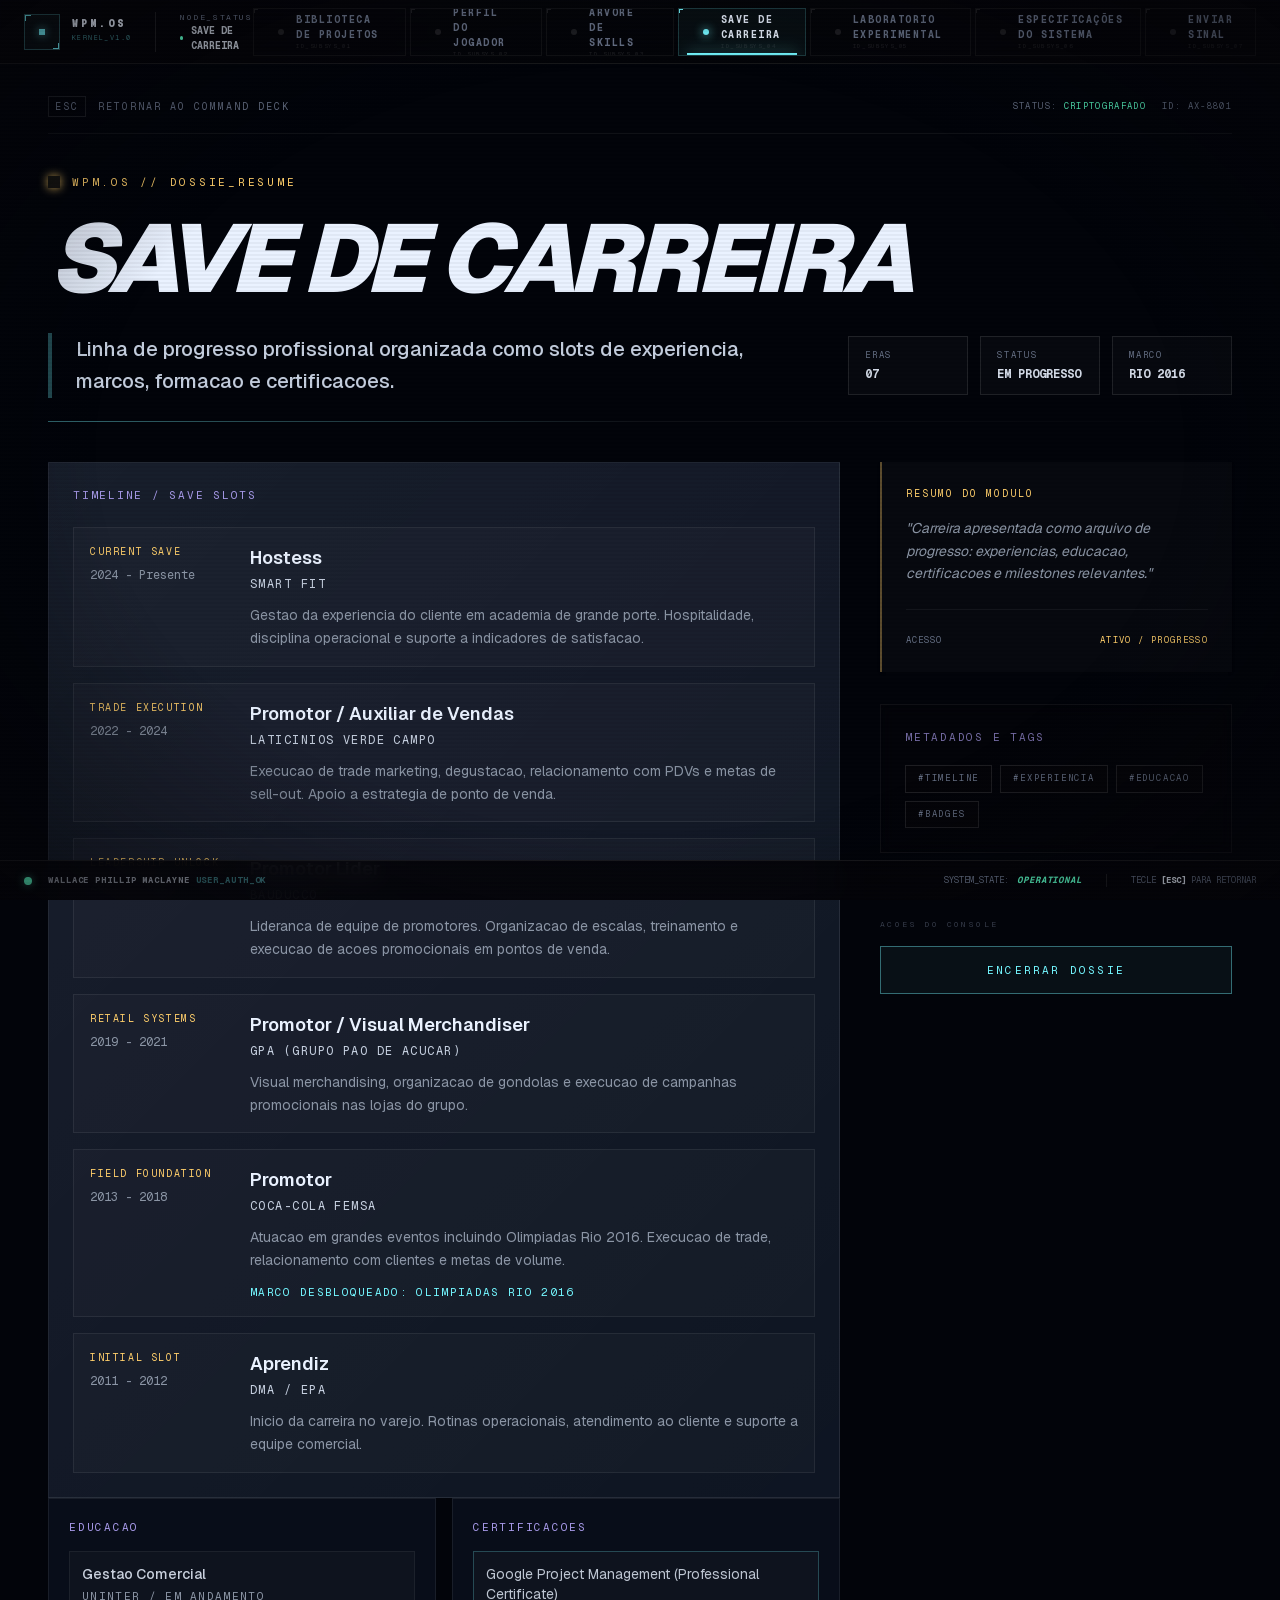
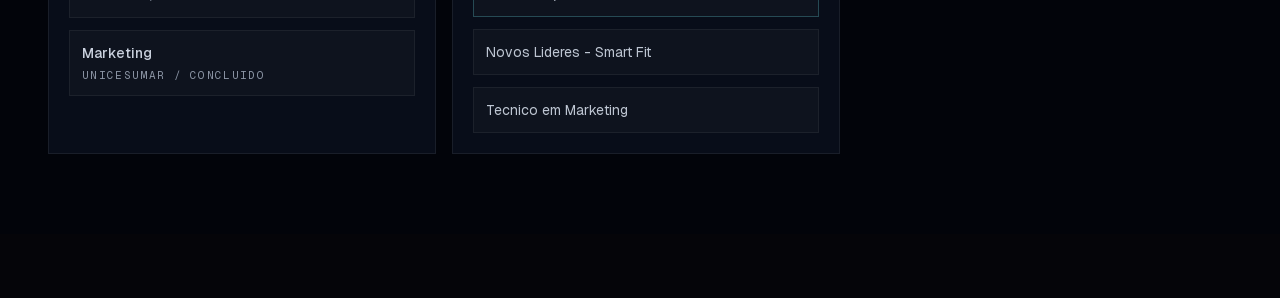
<file: resume/index.html>
<!DOCTYPE html><html lang="pt-BR" translate="no" class="geist_a71539c9-module__T19VSG__variable geist_mono_8d43a2aa-module__8Li5zG__variable notranslate h-full antialiased"><head><meta charSet="utf-8"/><meta name="viewport" content="width=device-width, initial-scale=1"/><link rel="preload" href="/_next/static/media/797e433ab948586e-s.p.0.q-h669a_dqa.woff2" as="font" crossorigin="" type="font/woff2"/><link rel="preload" href="/_next/static/media/caa3a2e1cccd8315-s.p.16t1db8_9y2o~.woff2" as="font" crossorigin="" type="font/woff2"/><link rel="stylesheet" href="/_next/static/chunks/12eqcy9iph8if.css" data-precedence="next"/><link rel="preload" as="script" fetchPriority="low" href="/_next/static/chunks/11n40mn7j1~63.js"/><script src="/_next/static/chunks/0h2d7u7pw8jb6.js" async=""></script><script src="/_next/static/chunks/0ss2wcxd7g8xs.js" async=""></script><script src="/_next/static/chunks/0ljjnck5ohosw.js" async=""></script><script src="/_next/static/chunks/13.e57r-v69_p.js" async=""></script><script src="/_next/static/chunks/0.h~90f0sdwwn.js" async=""></script><script src="/_next/static/chunks/turbopack-0r7y1dw8263rt.js" async=""></script><script src="/_next/static/chunks/02noyhbm_2ves.js" async=""></script><script src="/_next/static/chunks/0db~xpz94m5nm.js" async=""></script><script src="/_next/static/chunks/0f~lzdw5puibt.js" async=""></script><script src="/_next/static/chunks/03vmb3if.8fyn.js" async=""></script><script src="/_next/static/chunks/0c-l1e7se64zc.js" async=""></script><script src="/_next/static/chunks/01rn6g1pmo.qu.js" async=""></script><script src="/_next/static/chunks/0zoegvtxd8_8o.js" async=""></script><script src="/_next/static/chunks/0-rhfuvsv3g99.js" async=""></script><meta name="next-size-adjust" content=""/><title>Career Save | WPM.OS - Wallace Phillip Maclayne</title><meta name="description" content="Career timeline of Wallace Phillip Maclayne — commercial operations, trade marketing, customer experience, education, and professional certifications."/><meta name="application-name" content="WPM.OS"/><link rel="author" href="https://wpmsmartwonkey.me"/><meta name="author" content="Wallace Phillip Maclayne"/><meta name="keywords" content="Wallace Phillip Maclayne,WPM.OS,portfolio,creative developer,front-end,UX,motion design,WebGL,React,Next.js"/><meta name="creator" content="Wallace Phillip Maclayne"/><meta name="publisher" content="Wallace Phillip Maclayne"/><meta name="robots" content="index, follow"/><meta name="googlebot" content="index, follow, max-video-preview:-1, max-image-preview:large, max-snippet:-1"/><meta name="google" content="notranslate"/><link rel="canonical" href="https://wpmsmartwonkey.me/resume/"/><meta property="og:title" content="Career Save | WPM.OS - Wallace Phillip Maclayne"/><meta property="og:description" content="Career timeline of Wallace Phillip Maclayne — commercial operations, trade marketing, customer experience, education, and professional certifications."/><meta property="og:url" content="https://wpmsmartwonkey.me/resume/"/><meta property="og:type" content="website"/><meta name="twitter:card" content="summary"/><meta name="twitter:title" content="Career Save | WPM.OS - Wallace Phillip Maclayne"/><meta name="twitter:description" content="Career timeline of Wallace Phillip Maclayne — commercial operations, trade marketing, customer experience, education, and professional certifications."/><link rel="icon" href="/favicon.ico?favicon.0x3dzn~oxb6tn.ico" sizes="256x256" type="image/x-icon"/><script src="/_next/static/chunks/03~yq9q893hmn.js" noModule=""></script></head><body translate="no" class="notranslate min-h-full bg-wpm-black text-wpm-white"><div hidden=""><!--$--><!--/$--></div><a href="#main-content" class="sr-only focus:not-sr-only focus:fixed focus:top-3 focus:left-3 focus:z-[60] font-mono text-xs text-wpm-cyan bg-wpm-black border border-wpm-purple/30 px-4 py-2 rounded-sm focus:outline-none focus:ring-2 focus:ring-wpm-purple/50 focus:ring-offset-2 focus:ring-offset-wpm-black">Ir para o conteúdo</a><script type="application/ld+json">{"@context":"https://schema.org","@type":"Person","name":"Wallace Phillip Maclayne","url":"https://wpmsmartwonkey.me","jobTitle":"Commercial Manager / Marketing Technologist","description":"Interactive portfolio system by Wallace Phillip Maclayne, combining product thinking, operations, UX, and web systems built from real constraints.","sameAs":["https://github.com/acewallthemac","https://www.linkedin.com/in/wpmaclayne/"],"knowsAbout":["Gestão de Equipes","Negociação Comercial","Trade Marketing","Visual Merchandising","Liderança Operacional","React","Next.js","TypeScript","Tailwind CSS","Supabase","PostgreSQL","PWA","Figma","UX Design","IA Generativa e LLMs","Testes Automatizados"],"mainEntityOfPage":"https://wpmsmartwonkey.me/"}</script><div class="min-h-screen bg-wpm-black relative"><div class="pointer-events-none fixed inset-0 z-0 opacity-[0.025]" style="background-image:linear-gradient(rgba(108,77,255,0.5) 1px, transparent 1px), linear-gradient(90deg, rgba(108,77,255,0.5) 1px, transparent 1px);background-size:80px 80px"></div><header class="fixed top-0 left-0 right-0 z-30 h-16 bg-[#050509]/90 backdrop-blur-xl border-b border-white/[0.08]"><div class="mx-auto h-full flex items-center justify-between px-6"><div class="flex items-center gap-6"><a class="flex items-center gap-3 group" href="/"><div class="relative flex h-9 w-9 items-center justify-center border border-wpm-cyan/30 bg-wpm-cyan/5"><div class="h-1.5 w-1.5 bg-wpm-cyan shadow-[0_0_8px_rgba(116,247,255,0.8)]"></div><div class="absolute top-0 left-0 h-1.5 w-1.5 border-t border-l border-wpm-cyan"></div><div class="absolute bottom-0 right-0 h-1.5 w-1.5 border-b border-r border-wpm-cyan"></div></div><div class="flex flex-col"><span class="font-mono text-[10px] font-black tracking-[0.3em] text-wpm-white leading-none">WPM.OS</span><span class="font-mono text-[7px] text-wpm-cyan/50 tracking-[0.2em] mt-1 uppercase">KERNEL_V1.0</span></div></a><div class="hidden h-10 w-px bg-white/10 sm:block"></div><div class="hidden flex-col sm:flex"><span class="font-mono text-[8px] uppercase tracking-[0.2em] text-wpm-muted">NODE_STATUS</span><div class="flex items-center gap-2"><div class="h-1 w-1 rounded-full bg-wpm-success animate-pulse"></div><span class="font-mono text-[10px] uppercase font-bold text-wpm-white/80">Save de Carreira</span></div></div></div><nav class="hidden lg:flex items-center h-full gap-1"><a class="relative flex items-center px-6 h-12 transition-all duration-300 group overflow-hidden
                               border border-white/5 hover:border-white/20 hover:bg-white/[0.02]" href="/projects/"><div class="absolute top-0 left-0 h-1 w-1 border-t border-l transition-colors border-white/10"></div><div class="flex items-center gap-3 relative z-10"><div class="relative flex items-center justify-center"><div class="h-1.5 w-1.5 rounded-full transition-all duration-300 bg-white/10 group-hover:bg-wpm-cyan/40"></div></div><div class="flex flex-col"><span class="font-mono text-[10px] font-bold tracking-[0.15em] uppercase transition-colors text-wpm-muted group-hover:text-wpm-white">Biblioteca de Projetos</span><span class="font-mono text-[6px] tracking-widest text-white/10 uppercase group-hover:text-wpm-cyan/20 transition-colors">ID_SUBSYS_0<!-- -->1</span></div></div><div class="absolute inset-0 bg-gradient-to-tr from-transparent via-transparent to-white/[0.02] opacity-0 group-hover:opacity-100 transition-opacity"></div></a><a class="relative flex items-center px-6 h-12 transition-all duration-300 group overflow-hidden
                               border border-white/5 hover:border-white/20 hover:bg-white/[0.02]" href="/about/"><div class="absolute top-0 left-0 h-1 w-1 border-t border-l transition-colors border-white/10"></div><div class="flex items-center gap-3 relative z-10"><div class="relative flex items-center justify-center"><div class="h-1.5 w-1.5 rounded-full transition-all duration-300 bg-white/10 group-hover:bg-wpm-cyan/40"></div></div><div class="flex flex-col"><span class="font-mono text-[10px] font-bold tracking-[0.15em] uppercase transition-colors text-wpm-muted group-hover:text-wpm-white">Perfil do Jogador</span><span class="font-mono text-[6px] tracking-widest text-white/10 uppercase group-hover:text-wpm-cyan/20 transition-colors">ID_SUBSYS_0<!-- -->2</span></div></div><div class="absolute inset-0 bg-gradient-to-tr from-transparent via-transparent to-white/[0.02] opacity-0 group-hover:opacity-100 transition-opacity"></div></a><a class="relative flex items-center px-6 h-12 transition-all duration-300 group overflow-hidden
                               border border-white/5 hover:border-white/20 hover:bg-white/[0.02]" href="/skills/"><div class="absolute top-0 left-0 h-1 w-1 border-t border-l transition-colors border-white/10"></div><div class="flex items-center gap-3 relative z-10"><div class="relative flex items-center justify-center"><div class="h-1.5 w-1.5 rounded-full transition-all duration-300 bg-white/10 group-hover:bg-wpm-cyan/40"></div></div><div class="flex flex-col"><span class="font-mono text-[10px] font-bold tracking-[0.15em] uppercase transition-colors text-wpm-muted group-hover:text-wpm-white">Arvore de Skills</span><span class="font-mono text-[6px] tracking-widest text-white/10 uppercase group-hover:text-wpm-cyan/20 transition-colors">ID_SUBSYS_0<!-- -->3</span></div></div><div class="absolute inset-0 bg-gradient-to-tr from-transparent via-transparent to-white/[0.02] opacity-0 group-hover:opacity-100 transition-opacity"></div></a><a class="relative flex items-center px-6 h-12 transition-all duration-300 group overflow-hidden
                               bg-wpm-cyan/[0.04] border border-wpm-cyan/20" href="/resume/"><div class="absolute top-0 left-0 h-1 w-1 border-t border-l transition-colors border-wpm-cyan"></div><div class="flex items-center gap-3 relative z-10"><div class="relative flex items-center justify-center"><div class="h-1.5 w-1.5 rounded-full transition-all duration-300 bg-wpm-cyan shadow-[0_0_10px_rgba(116,247,255,1)]"></div><div class="absolute h-1.5 w-1.5 rounded-full border border-wpm-cyan" style="opacity:0;transform:scale(0.8)"></div></div><div class="flex flex-col"><span class="font-mono text-[10px] font-bold tracking-[0.15em] uppercase transition-colors text-wpm-white">Save de Carreira</span><span class="font-mono text-[6px] tracking-widest text-white/10 uppercase group-hover:text-wpm-cyan/20 transition-colors">ID_SUBSYS_0<!-- -->4</span></div></div><div class="absolute inset-0 bg-gradient-to-tr from-transparent via-transparent to-white/[0.02] opacity-0 group-hover:opacity-100 transition-opacity"></div><div class="absolute bottom-0 left-2 right-2 h-0.5 bg-wpm-cyan shadow-[0_0_15px_rgba(116,247,255,0.8)]"></div></a><a class="relative flex items-center px-6 h-12 transition-all duration-300 group overflow-hidden
                               border border-white/5 hover:border-white/20 hover:bg-white/[0.02]" href="/lab/"><div class="absolute top-0 left-0 h-1 w-1 border-t border-l transition-colors border-white/10"></div><div class="flex items-center gap-3 relative z-10"><div class="relative flex items-center justify-center"><div class="h-1.5 w-1.5 rounded-full transition-all duration-300 bg-white/10 group-hover:bg-wpm-cyan/40"></div></div><div class="flex flex-col"><span class="font-mono text-[10px] font-bold tracking-[0.15em] uppercase transition-colors text-wpm-muted group-hover:text-wpm-white">Laboratorio Experimental</span><span class="font-mono text-[6px] tracking-widest text-white/10 uppercase group-hover:text-wpm-cyan/20 transition-colors">ID_SUBSYS_0<!-- -->5</span></div></div><div class="absolute inset-0 bg-gradient-to-tr from-transparent via-transparent to-white/[0.02] opacity-0 group-hover:opacity-100 transition-opacity"></div></a><a class="relative flex items-center px-6 h-12 transition-all duration-300 group overflow-hidden
                               border border-white/5 hover:border-white/20 hover:bg-white/[0.02]" href="/specs/"><div class="absolute top-0 left-0 h-1 w-1 border-t border-l transition-colors border-white/10"></div><div class="flex items-center gap-3 relative z-10"><div class="relative flex items-center justify-center"><div class="h-1.5 w-1.5 rounded-full transition-all duration-300 bg-white/10 group-hover:bg-wpm-cyan/40"></div></div><div class="flex flex-col"><span class="font-mono text-[10px] font-bold tracking-[0.15em] uppercase transition-colors text-wpm-muted group-hover:text-wpm-white">Especificações do Sistema</span><span class="font-mono text-[6px] tracking-widest text-white/10 uppercase group-hover:text-wpm-cyan/20 transition-colors">ID_SUBSYS_0<!-- -->6</span></div></div><div class="absolute inset-0 bg-gradient-to-tr from-transparent via-transparent to-white/[0.02] opacity-0 group-hover:opacity-100 transition-opacity"></div></a><a class="relative flex items-center px-6 h-12 transition-all duration-300 group overflow-hidden
                               border border-white/5 hover:border-white/20 hover:bg-white/[0.02]" href="/contact/"><div class="absolute top-0 left-0 h-1 w-1 border-t border-l transition-colors border-white/10"></div><div class="flex items-center gap-3 relative z-10"><div class="relative flex items-center justify-center"><div class="h-1.5 w-1.5 rounded-full transition-all duration-300 bg-white/10 group-hover:bg-wpm-cyan/40"></div></div><div class="flex flex-col"><span class="font-mono text-[10px] font-bold tracking-[0.15em] uppercase transition-colors text-wpm-muted group-hover:text-wpm-white">Enviar Sinal</span><span class="font-mono text-[6px] tracking-widest text-white/10 uppercase group-hover:text-wpm-cyan/20 transition-colors">ID_SUBSYS_0<!-- -->7</span></div></div><div class="absolute inset-0 bg-gradient-to-tr from-transparent via-transparent to-white/[0.02] opacity-0 group-hover:opacity-100 transition-opacity"></div></a></nav><button class="lg:hidden flex items-center gap-4 px-5 py-2 border border-wpm-cyan/20 bg-wpm-cyan/[0.03] active:bg-wpm-cyan/[0.1] transition-all"><div class="flex flex-col gap-1.5"><div class="h-0.5 w-5 bg-wpm-cyan shadow-[0_0_5px_rgba(116,247,255,0.5)]"></div><div class="h-0.5 w-3 bg-wpm-cyan shadow-[0_0_5px_rgba(116,247,255,0.5)]"></div></div><span class="font-mono text-[10px] uppercase font-black tracking-[0.2em] text-wpm-cyan">Modules</span></button></div></header><footer class="fixed bottom-0 left-0 right-0 z-30 hidden h-10 items-center justify-between border-t border-white/[0.08] bg-[#050509]/90 px-6 backdrop-blur-md md:flex"><div class="flex items-center gap-4"><div class="h-2 w-2 rounded-full bg-wpm-success shadow-[0_0_8px_rgba(91,255,199,0.5)]"></div><span class="font-mono text-[9px] text-wpm-white/60 uppercase tracking-widest font-bold">Wallace Phillip Maclayne<!-- --> <span class="text-wpm-cyan/40">USER_AUTH_OK</span></span></div><div class="flex items-center gap-6"><div class="flex items-center gap-2"><span class="font-mono text-[9px] text-wpm-muted uppercase">SYSTEM_STATE:</span><span class="font-mono text-[9px] text-wpm-success font-bold uppercase tracking-widest italic animate-pulse">OPERATIONAL</span></div><span class="font-mono text-[9px] text-wpm-muted border-l border-white/10 pl-6">TECLE <span class="text-wpm-white font-bold">[ESC]</span> PARA RETORNAR</span></div></footer><main id="main-content" tabindex="-1" class="pt-16 pb-16 min-h-screen focus:outline-none relative z-10"><div class="relative w-full overflow-hidden"><div class="w-full" style="opacity:1;transform:none"><div class="relative min-h-screen bg-[#02040a] px-4 py-8 pb-20 md:px-8 lg:px-12"><div class="pointer-events-none fixed inset-0 -z-10" aria-hidden="true"><div class="absolute inset-0 bg-[radial-gradient(circle_at_50%_0%,rgba(116,247,255,0.05),transparent_40%)]"></div><div class="absolute inset-0 opacity-[0.03] bg-[linear-gradient(rgba(108,77,255,0.5)_1px,transparent_1px),linear-gradient(90deg,rgba(108,77,255,0.5)_1px,transparent_1px)] bg-[size:100px_100px]"></div></div><div class="mx-auto max-w-7xl"><div class="mb-10 flex items-center justify-between border-b border-white/5 pb-4"><a class="group flex items-center gap-3 font-mono text-[10px] uppercase tracking-[0.2em] text-wpm-muted transition-colors hover:text-wpm-cyan" href="/console/"><span class="border border-white/10 px-1.5 py-0.5 group-hover:border-wpm-cyan/40">ESC</span><span class="hidden sm:inline">Retornar ao Command Deck</span><span class="sm:hidden">Retornar</span></a><div class="flex items-center gap-4 font-mono text-[9px] text-wpm-muted uppercase tracking-[0.15em]"><span>Status: <span class="text-wpm-success">Criptografado</span></span><span class="hidden md:inline">ID: AX-8801</span></div></div><header class="relative mb-12"><div class="min-w-0" style="opacity:1;transform:none"><div class="flex items-center gap-3"><span class="h-3 w-3 bg-wpm-warning/[0.075] shadow-[0_0_10px_currentColor] text-wpm-warning"></span><p class="font-mono text-[11px] uppercase tracking-[0.25em] text-wpm-warning">WPM.OS // Dossie_<!-- -->RESUME</p></div><h1 class="mt-6 font-sans text-5xl font-black leading-[0.9] tracking-tighter text-wpm-white md:text-7xl lg:text-8xl uppercase italic">Save de Carreira</h1><div class="mt-8 flex flex-col gap-8 lg:flex-row lg:items-center lg:justify-between"><p class="max-w-3xl text-lg font-medium leading-relaxed text-wpm-text-secondary md:text-xl border-l-4 border-wpm-cyan/30 pl-6">Linha de progresso profissional organizada como slots de experiencia, marcos, formacao e certificacoes.</p><div class="flex shrink-0 flex-wrap gap-3"><div class="border border-white/10 bg-white/[0.02] px-4 py-3 min-w-[120px]"><p class="font-mono text-[9px] uppercase tracking-[0.2em] text-wpm-muted">eras</p><p class="mt-1 font-mono text-xs font-bold uppercase text-wpm-white/90">07</p></div><div class="border border-white/10 bg-white/[0.02] px-4 py-3 min-w-[120px]"><p class="font-mono text-[9px] uppercase tracking-[0.2em] text-wpm-muted">status</p><p class="mt-1 font-mono text-xs font-bold uppercase text-wpm-white/90">em progresso</p></div><div class="border border-white/10 bg-white/[0.02] px-4 py-3 min-w-[120px]"><p class="font-mono text-[9px] uppercase tracking-[0.2em] text-wpm-muted">marco</p><p class="mt-1 font-mono text-xs font-bold uppercase text-wpm-white/90">Rio 2016</p></div></div></div></div><div class="absolute -bottom-6 left-0 h-px w-full bg-gradient-to-r from-wpm-cyan/40 via-white/5 to-transparent"></div></header><div class="mt-16 grid gap-10 lg:grid-cols-[1fr_22rem]"><main class="min-w-0"><div style="opacity:1;transform:none"><section class="wpm-data-surface p-5 md:p-6"><p class="wpm-section-title">Timeline / save slots</p><div class="mt-6 space-y-4"><article class="relative grid gap-4 border border-white/[0.07] bg-white/[0.02] p-4 md:grid-cols-[9rem_minmax(0,1fr)]" style="opacity:1;transform:none"><div><p class="font-mono text-[10px] uppercase tracking-[0.16em] text-wpm-warning">Current save</p><p class="mt-2 font-mono text-xs text-wpm-gray">2024 - Presente</p></div><div class="min-w-0"><h2 class="text-lg font-semibold tracking-normal text-wpm-white">Hostess</h2><p class="mt-1 font-mono text-xs uppercase tracking-[0.12em] text-wpm-text-secondary">Smart Fit</p><p class="mt-3 text-sm leading-relaxed text-wpm-gray">Gestao da experiencia do cliente em academia de grande porte. Hospitalidade, disciplina operacional e suporte a indicadores de satisfacao.</p></div></article><article class="relative grid gap-4 border border-white/[0.07] bg-white/[0.02] p-4 md:grid-cols-[9rem_minmax(0,1fr)]" style="opacity:1;transform:none"><div><p class="font-mono text-[10px] uppercase tracking-[0.16em] text-wpm-warning">Trade execution</p><p class="mt-2 font-mono text-xs text-wpm-gray">2022 - 2024</p></div><div class="min-w-0"><h2 class="text-lg font-semibold tracking-normal text-wpm-white">Promotor / Auxiliar de Vendas</h2><p class="mt-1 font-mono text-xs uppercase tracking-[0.12em] text-wpm-text-secondary">Laticinios Verde Campo</p><p class="mt-3 text-sm leading-relaxed text-wpm-gray">Execucao de trade marketing, degustacao, relacionamento com PDVs e metas de sell-out. Apoio a estrategia de ponto de venda.</p></div></article><article class="relative grid gap-4 border border-white/[0.07] bg-white/[0.02] p-4 md:grid-cols-[9rem_minmax(0,1fr)]" style="opacity:1;transform:none"><div><p class="font-mono text-[10px] uppercase tracking-[0.16em] text-wpm-warning">Leadership unlock</p><p class="mt-2 font-mono text-xs text-wpm-gray">2021 - 2022</p></div><div class="min-w-0"><h2 class="text-lg font-semibold tracking-normal text-wpm-white">Promotor Lider</h2><p class="mt-1 font-mono text-xs uppercase tracking-[0.12em] text-wpm-text-secondary">Bauducco</p><p class="mt-3 text-sm leading-relaxed text-wpm-gray">Lideranca de equipe de promotores. Organizacao de escalas, treinamento e execucao de acoes promocionais em pontos de venda.</p></div></article><article class="relative grid gap-4 border border-white/[0.07] bg-white/[0.02] p-4 md:grid-cols-[9rem_minmax(0,1fr)]" style="opacity:1;transform:none"><div><p class="font-mono text-[10px] uppercase tracking-[0.16em] text-wpm-warning">Retail systems</p><p class="mt-2 font-mono text-xs text-wpm-gray">2019 - 2021</p></div><div class="min-w-0"><h2 class="text-lg font-semibold tracking-normal text-wpm-white">Promotor / Visual Merchandiser</h2><p class="mt-1 font-mono text-xs uppercase tracking-[0.12em] text-wpm-text-secondary">GPA (Grupo Pao de Acucar)</p><p class="mt-3 text-sm leading-relaxed text-wpm-gray">Visual merchandising, organizacao de gondolas e execucao de campanhas promocionais nas lojas do grupo.</p></div></article><article class="relative grid gap-4 border border-white/[0.07] bg-white/[0.02] p-4 md:grid-cols-[9rem_minmax(0,1fr)]" style="opacity:1;transform:none"><div><p class="font-mono text-[10px] uppercase tracking-[0.16em] text-wpm-warning">Field foundation</p><p class="mt-2 font-mono text-xs text-wpm-gray">2013 - 2018</p></div><div class="min-w-0"><h2 class="text-lg font-semibold tracking-normal text-wpm-white">Promotor</h2><p class="mt-1 font-mono text-xs uppercase tracking-[0.12em] text-wpm-text-secondary">Coca-Cola FEMSA</p><p class="mt-3 text-sm leading-relaxed text-wpm-gray">Atuacao em grandes eventos incluindo Olimpiadas Rio 2016. Execucao de trade, relacionamento com clientes e metas de volume.</p><p class="mt-3 font-mono text-[11px] uppercase tracking-[0.12em] text-wpm-cyan">Marco desbloqueado: Olimpiadas Rio 2016</p></div></article><article class="relative grid gap-4 border border-white/[0.07] bg-white/[0.02] p-4 md:grid-cols-[9rem_minmax(0,1fr)]" style="opacity:1;transform:none"><div><p class="font-mono text-[10px] uppercase tracking-[0.16em] text-wpm-warning">Initial slot</p><p class="mt-2 font-mono text-xs text-wpm-gray">2011 - 2012</p></div><div class="min-w-0"><h2 class="text-lg font-semibold tracking-normal text-wpm-white">Aprendiz</h2><p class="mt-1 font-mono text-xs uppercase tracking-[0.12em] text-wpm-text-secondary">DMA / EPA</p><p class="mt-3 text-sm leading-relaxed text-wpm-gray">Inicio da carreira no varejo. Rotinas operacionais, atendimento ao cliente e suporte a equipe comercial.</p></div></article></div></section><section class="grid gap-4 md:grid-cols-2"><div class="border border-white/[0.07] bg-wpm-elevated/70 p-5"><p class="wpm-section-title">Educacao</p><div class="mt-4 space-y-3"><div class="border border-white/[0.06] bg-white/[0.025] p-3"><p class="text-sm font-medium text-wpm-white/85">Gestao Comercial</p><p class="mt-1 font-mono text-[11px] uppercase tracking-[0.12em] text-wpm-gray">UNINTER<!-- --> / <!-- -->Em andamento</p></div><div class="border border-white/[0.06] bg-white/[0.025] p-3"><p class="text-sm font-medium text-wpm-white/85">Marketing</p><p class="mt-1 font-mono text-[11px] uppercase tracking-[0.12em] text-wpm-gray">UniCesumar<!-- --> / <!-- -->Concluido</p></div></div></div><div class="border border-white/[0.07] bg-wpm-elevated/70 p-5"><p class="wpm-section-title">Certificacoes</p><div class="mt-4 space-y-3"><div class="border bg-white/[0.025] p-3 border-wpm-cyan/24"><p class="text-sm text-wpm-white/80">Google Project Management (Professional Certificate)</p></div><div class="border bg-white/[0.025] p-3 border-white/[0.06]"><p class="text-sm text-wpm-white/80">Novos Lideres - Smart Fit</p></div><div class="border bg-white/[0.025] p-3 border-white/[0.06]"><p class="text-sm text-wpm-white/80">Tecnico em Marketing</p></div></div></div></section></div></main><aside class="min-w-0"><div class="space-y-8 sticky top-8" style="opacity:1;transform:none"><section class="border-l-2 border-wpm-warning/35 bg-white/[0.02] p-6 shadow-sm"><div class="flex items-center justify-between mb-4"><p class="font-mono text-[10px] uppercase tracking-[0.2em] text-wpm-warning">Resumo do Modulo</p><span class="h-1.5 w-1.5 rounded-full bg-wpm-warning animate-pulse"></span></div><p class="text-sm leading-relaxed text-wpm-gray italic">&quot;<!-- -->Carreira apresentada como arquivo de progresso: experiencias, educacao, certificacoes e milestones relevantes.<!-- -->&quot;</p><div class="mt-6 pt-6 border-t border-white/5 flex items-center justify-between"><span class="font-mono text-[9px] text-wpm-muted uppercase tracking-widest">Acesso</span><span class="font-mono text-[9px] uppercase tracking-[0.15em] text-wpm-warning">ATIVO / PROGRESSO</span></div></section><section class="border border-white/5 bg-wpm-black/40 p-6 backdrop-blur-sm"><p class="wpm-section-title mb-5 opacity-70">Metadados e Tags</p><div class="flex flex-wrap gap-2"><span class="border border-white/10 bg-wpm-black px-3 py-1.5 font-mono text-[9px] uppercase tracking-[0.2em] text-wpm-muted hover:text-wpm-cyan hover:border-wpm-cyan/30 transition-colors">#<!-- -->timeline</span><span class="border border-white/10 bg-wpm-black px-3 py-1.5 font-mono text-[9px] uppercase tracking-[0.2em] text-wpm-muted hover:text-wpm-cyan hover:border-wpm-cyan/30 transition-colors">#<!-- -->experiencia</span><span class="border border-white/10 bg-wpm-black px-3 py-1.5 font-mono text-[9px] uppercase tracking-[0.2em] text-wpm-muted hover:text-wpm-cyan hover:border-wpm-cyan/30 transition-colors">#<!-- -->educacao</span><span class="border border-white/10 bg-wpm-black px-3 py-1.5 font-mono text-[9px] uppercase tracking-[0.2em] text-wpm-muted hover:text-wpm-cyan hover:border-wpm-cyan/30 transition-colors">#<!-- -->badges</span></div></section><div class="border-t border-white/5 pt-8"><p class="font-mono text-[8px] uppercase tracking-[0.3em] text-wpm-muted/50 mb-4">Acoes do Console</p><a class="wpm-btn-ripple flex min-h-12 items-center justify-center border border-wpm-cyan/40 bg-wpm-cyan/[0.05] font-mono text-[11px] uppercase tracking-[0.2em] text-wpm-cyan transition-all hover:bg-wpm-cyan/10 active:scale-[0.98]" href="/console/">Encerrar Dossie</a></div></div></aside></div></div></div></div></div></main><!--$!--><template data-dgst="BAILOUT_TO_CLIENT_SIDE_RENDERING"></template><!--/$--><a class="fixed bottom-14 right-6 z-40 flex h-14 w-14 items-center justify-center border border-wpm-cyan/40 bg-wpm-black/90 text-wpm-cyan shadow-[0_0_30px_rgba(116,247,255,0.2)] backdrop-blur-lg hover:bg-wpm-cyan hover:text-wpm-black transition-all active:scale-90 lg:hidden" aria-label="Voltar ao console" href="/console/"><span class="font-mono text-xl font-black italic">&lt;</span></a><div class="crt-overlay pointer-events-none"></div><div class="crt-vignette pointer-events-none"></div></div><!--$--><!--/$--><script src="/_next/static/chunks/11n40mn7j1~63.js" id="_R_" async=""></script><script>(self.__next_f=self.__next_f||[]).push([0])</script><script>self.__next_f.push([1,"1:\"$Sreact.fragment\"\n2:I[13862,[\"/_next/static/chunks/02noyhbm_2ves.js\",\"/_next/static/chunks/0db~xpz94m5nm.js\"],\"default\"]\n3:I[10357,[\"/_next/static/chunks/02noyhbm_2ves.js\",\"/_next/static/chunks/0db~xpz94m5nm.js\",\"/_next/static/chunks/0f~lzdw5puibt.js\"],\"default\"]\n4:I[73043,[\"/_next/static/chunks/02noyhbm_2ves.js\",\"/_next/static/chunks/0db~xpz94m5nm.js\"],\"default\"]\n5:I[76210,[\"/_next/static/chunks/02noyhbm_2ves.js\",\"/_next/static/chunks/0db~xpz94m5nm.js\",\"/_next/static/chunks/03vmb3if.8fyn.js\",\"/_next/static/chunks/0c-l1e7se64zc.js\"],\"default\"]\n6:I[58080,[\"/_next/static/chunks/02noyhbm_2ves.js\",\"/_next/static/chunks/0db~xpz94m5nm.js\"],\"default\"]\n7:I[6978,[\"/_next/static/chunks/02noyhbm_2ves.js\",\"/_next/static/chunks/0db~xpz94m5nm.js\"],\"ClientPageRoot\"]\n8:I[70764,[\"/_next/static/chunks/02noyhbm_2ves.js\",\"/_next/static/chunks/0db~xpz94m5nm.js\",\"/_next/static/chunks/01rn6g1pmo.qu.js\",\"/_next/static/chunks/0c-l1e7se64zc.js\",\"/_next/static/chunks/0zoegvtxd8_8o.js\"],\"default\"]\nb:I[64690,[\"/_next/static/chunks/02noyhbm_2ves.js\",\"/_next/static/chunks/0db~xpz94m5nm.js\"],\"OutletBoundary\"]\nc:\"$Sreact.suspense\"\ne:I[64690,[\"/_next/static/chunks/02noyhbm_2ves.js\",\"/_next/static/chunks/0db~xpz94m5nm.js\"],\"ViewportBoundary\"]\n10:I[64690,[\"/_next/static/chunks/02noyhbm_2ves.js\",\"/_next/static/chunks/0db~xpz94m5nm.js\"],\"MetadataBoundary\"]\n12:I[49449,[\"/_next/static/chunks/02noyhbm_2ves.js\",\"/_next/static/chunks/0db~xpz94m5nm.js\",\"/_next/static/chunks/0-rhfuvsv3g99.js\"],\"default\"]\n:HL[\"/_next/static/chunks/12eqcy9iph8if.css\",\"style\"]\n:HL[\"/_next/static/media/797e433ab948586e-s.p.0.q-h669a_dqa.woff2\",\"font\",{\"crossOrigin\":\"\",\"type\":\"font/woff2\"}]\n:HL[\"/_next/static/media/caa3a2e1cccd8315-s.p.16t1db8_9y2o~.woff2\",\"font\",{\"crossOrigin\":\"\",\"type\":\"font/woff2\"}]\n"])</script><script>self.__next_f.push([1,"0:{\"P\":null,\"c\":[\"\",\"resume\",\"\"],\"q\":\"\",\"i\":false,\"f\":[[[\"\",{\"children\":[\"resume\",{\"children\":[\"__PAGE__\",{}]}]},\"$undefined\",\"$undefined\",16],[[\"$\",\"$1\",\"c\",{\"children\":[[[\"$\",\"link\",\"0\",{\"rel\":\"stylesheet\",\"href\":\"/_next/static/chunks/12eqcy9iph8if.css\",\"precedence\":\"next\",\"crossOrigin\":\"$undefined\",\"nonce\":\"$undefined\"}],[\"$\",\"script\",\"script-0\",{\"src\":\"/_next/static/chunks/02noyhbm_2ves.js\",\"async\":true,\"nonce\":\"$undefined\"}],[\"$\",\"script\",\"script-1\",{\"src\":\"/_next/static/chunks/0db~xpz94m5nm.js\",\"async\":true,\"nonce\":\"$undefined\"}]],[\"$\",\"html\",null,{\"lang\":\"pt-BR\",\"translate\":\"no\",\"className\":\"geist_a71539c9-module__T19VSG__variable geist_mono_8d43a2aa-module__8Li5zG__variable notranslate h-full antialiased\",\"children\":[\"$\",\"body\",null,{\"translate\":\"no\",\"className\":\"notranslate min-h-full bg-wpm-black text-wpm-white\",\"children\":[[\"$\",\"a\",null,{\"href\":\"#main-content\",\"className\":\"sr-only focus:not-sr-only focus:fixed focus:top-3 focus:left-3 focus:z-[60] font-mono text-xs text-wpm-cyan bg-wpm-black border border-wpm-purple/30 px-4 py-2 rounded-sm focus:outline-none focus:ring-2 focus:ring-wpm-purple/50 focus:ring-offset-2 focus:ring-offset-wpm-black\",\"children\":\"Ir para o conteúdo\"}],[\"$\",\"script\",null,{\"type\":\"application/ld+json\",\"children\":\"{\\\"@context\\\":\\\"https://schema.org\\\",\\\"@type\\\":\\\"Person\\\",\\\"name\\\":\\\"Wallace Phillip Maclayne\\\",\\\"url\\\":\\\"https://wpmsmartwonkey.me\\\",\\\"jobTitle\\\":\\\"Commercial Manager / Marketing Technologist\\\",\\\"description\\\":\\\"Interactive portfolio system by Wallace Phillip Maclayne, combining product thinking, operations, UX, and web systems built from real constraints.\\\",\\\"sameAs\\\":[\\\"https://github.com/acewallthemac\\\",\\\"https://www.linkedin.com/in/wpmaclayne/\\\"],\\\"knowsAbout\\\":[\\\"Gestão de Equipes\\\",\\\"Negociação Comercial\\\",\\\"Trade Marketing\\\",\\\"Visual Merchandising\\\",\\\"Liderança Operacional\\\",\\\"React\\\",\\\"Next.js\\\",\\\"TypeScript\\\",\\\"Tailwind CSS\\\",\\\"Supabase\\\",\\\"PostgreSQL\\\",\\\"PWA\\\",\\\"Figma\\\",\\\"UX Design\\\",\\\"IA Generativa e LLMs\\\",\\\"Testes Automatizados\\\"],\\\"mainEntityOfPage\\\":\\\"https://wpmsmartwonkey.me/\\\"}\"}],[\"$\",\"$L2\",null,{\"parallelRouterKey\":\"children\",\"error\":\"$3\",\"errorStyles\":[],\"errorScripts\":[[\"$\",\"script\",\"script-0\",{\"src\":\"/_next/static/chunks/0f~lzdw5puibt.js\",\"async\":true}]],\"template\":[\"$\",\"$L4\",null,{}],\"templateStyles\":\"$undefined\",\"templateScripts\":\"$undefined\",\"notFound\":[[\"$\",\"$L5\",null,{}],[]],\"forbidden\":\"$undefined\",\"unauthorized\":\"$undefined\"}],[\"$\",\"$L6\",null,{}]]}]}]]}],{\"children\":[[\"$\",\"$1\",\"c\",{\"children\":[null,[\"$\",\"$L2\",null,{\"parallelRouterKey\":\"children\",\"error\":\"$undefined\",\"errorStyles\":\"$undefined\",\"errorScripts\":\"$undefined\",\"template\":[\"$\",\"$L4\",null,{}],\"templateStyles\":\"$undefined\",\"templateScripts\":\"$undefined\",\"notFound\":\"$undefined\",\"forbidden\":\"$undefined\",\"unauthorized\":\"$undefined\"}]]}],{\"children\":[[\"$\",\"$1\",\"c\",{\"children\":[[\"$\",\"$L7\",null,{\"Component\":\"$8\",\"serverProvidedParams\":{\"searchParams\":{},\"params\":{},\"promises\":[\"$@9\",\"$@a\"]}}],[[\"$\",\"script\",\"script-0\",{\"src\":\"/_next/static/chunks/01rn6g1pmo.qu.js\",\"async\":true,\"nonce\":\"$undefined\"}],[\"$\",\"script\",\"script-1\",{\"src\":\"/_next/static/chunks/0c-l1e7se64zc.js\",\"async\":true,\"nonce\":\"$undefined\"}],[\"$\",\"script\",\"script-2\",{\"src\":\"/_next/static/chunks/0zoegvtxd8_8o.js\",\"async\":true,\"nonce\":\"$undefined\"}]],[\"$\",\"$Lb\",null,{\"children\":[\"$\",\"$c\",null,{\"name\":\"Next.MetadataOutlet\",\"children\":\"$@d\"}]}]]}],{},null,false,null]},null,false,null]},null,false,null],[\"$\",\"$1\",\"h\",{\"children\":[null,[\"$\",\"$Le\",null,{\"children\":\"$Lf\"}],[\"$\",\"div\",null,{\"hidden\":true,\"children\":[\"$\",\"$L10\",null,{\"children\":[\"$\",\"$c\",null,{\"name\":\"Next.Metadata\",\"children\":\"$L11\"}]}]}],[\"$\",\"meta\",null,{\"name\":\"next-size-adjust\",\"content\":\"\"}]]}],false]],\"m\":\"$undefined\",\"G\":[\"$12\",[[\"$\",\"link\",\"0\",{\"rel\":\"stylesheet\",\"href\":\"/_next/static/chunks/12eqcy9iph8if.css\",\"precedence\":\"next\",\"crossOrigin\":\"$undefined\",\"nonce\":\"$undefined\"}]]],\"S\":true,\"h\":null,\"s\":\"$undefined\",\"l\":\"$undefined\",\"p\":\"$undefined\",\"d\":\"$undefined\",\"b\":\"dKsdw8HbYvzYkblWJy-wK\"}\n"])</script><script>self.__next_f.push([1,"9:{}\na:\"$0:f:0:1:1:children:1:children:0:props:children:0:props:serverProvidedParams:params\"\n"])</script><script>self.__next_f.push([1,"f:[[\"$\",\"meta\",\"0\",{\"charSet\":\"utf-8\"}],[\"$\",\"meta\",\"1\",{\"name\":\"viewport\",\"content\":\"width=device-width, initial-scale=1\"}]]\n"])</script><script>self.__next_f.push([1,"13:I[39561,[\"/_next/static/chunks/02noyhbm_2ves.js\",\"/_next/static/chunks/0db~xpz94m5nm.js\"],\"IconMark\"]\nd:null\n"])</script><script>self.__next_f.push([1,"11:[[\"$\",\"title\",\"0\",{\"children\":\"Career Save | WPM.OS - Wallace Phillip Maclayne\"}],[\"$\",\"meta\",\"1\",{\"name\":\"description\",\"content\":\"Career timeline of Wallace Phillip Maclayne — commercial operations, trade marketing, customer experience, education, and professional certifications.\"}],[\"$\",\"meta\",\"2\",{\"name\":\"application-name\",\"content\":\"WPM.OS\"}],[\"$\",\"link\",\"3\",{\"rel\":\"author\",\"href\":\"https://wpmsmartwonkey.me\"}],[\"$\",\"meta\",\"4\",{\"name\":\"author\",\"content\":\"Wallace Phillip Maclayne\"}],[\"$\",\"meta\",\"5\",{\"name\":\"keywords\",\"content\":\"Wallace Phillip Maclayne,WPM.OS,portfolio,creative developer,front-end,UX,motion design,WebGL,React,Next.js\"}],[\"$\",\"meta\",\"6\",{\"name\":\"creator\",\"content\":\"Wallace Phillip Maclayne\"}],[\"$\",\"meta\",\"7\",{\"name\":\"publisher\",\"content\":\"Wallace Phillip Maclayne\"}],[\"$\",\"meta\",\"8\",{\"name\":\"robots\",\"content\":\"index, follow\"}],[\"$\",\"meta\",\"9\",{\"name\":\"googlebot\",\"content\":\"index, follow, max-video-preview:-1, max-image-preview:large, max-snippet:-1\"}],[\"$\",\"meta\",\"10\",{\"name\":\"google\",\"content\":\"notranslate\"}],[\"$\",\"link\",\"11\",{\"rel\":\"canonical\",\"href\":\"https://wpmsmartwonkey.me/resume/\"}],[\"$\",\"meta\",\"12\",{\"property\":\"og:title\",\"content\":\"Career Save | WPM.OS - Wallace Phillip Maclayne\"}],[\"$\",\"meta\",\"13\",{\"property\":\"og:description\",\"content\":\"Career timeline of Wallace Phillip Maclayne — commercial operations, trade marketing, customer experience, education, and professional certifications.\"}],[\"$\",\"meta\",\"14\",{\"property\":\"og:url\",\"content\":\"https://wpmsmartwonkey.me/resume/\"}],[\"$\",\"meta\",\"15\",{\"property\":\"og:type\",\"content\":\"website\"}],[\"$\",\"meta\",\"16\",{\"name\":\"twitter:card\",\"content\":\"summary\"}],[\"$\",\"meta\",\"17\",{\"name\":\"twitter:title\",\"content\":\"Career Save | WPM.OS - Wallace Phillip Maclayne\"}],[\"$\",\"meta\",\"18\",{\"name\":\"twitter:description\",\"content\":\"Career timeline of Wallace Phillip Maclayne — commercial operations, trade marketing, customer experience, education, and professional certifications.\"}],[\"$\",\"link\",\"19\",{\"rel\":\"icon\",\"href\":\"/favicon.ico?favicon.0x3dzn~oxb6tn.ico\",\"sizes\":\"256x256\",\"type\":\"image/x-icon\"}],[\"$\",\"$L13\",\"20\",{}]]\n"])</script></body></html>
</file>
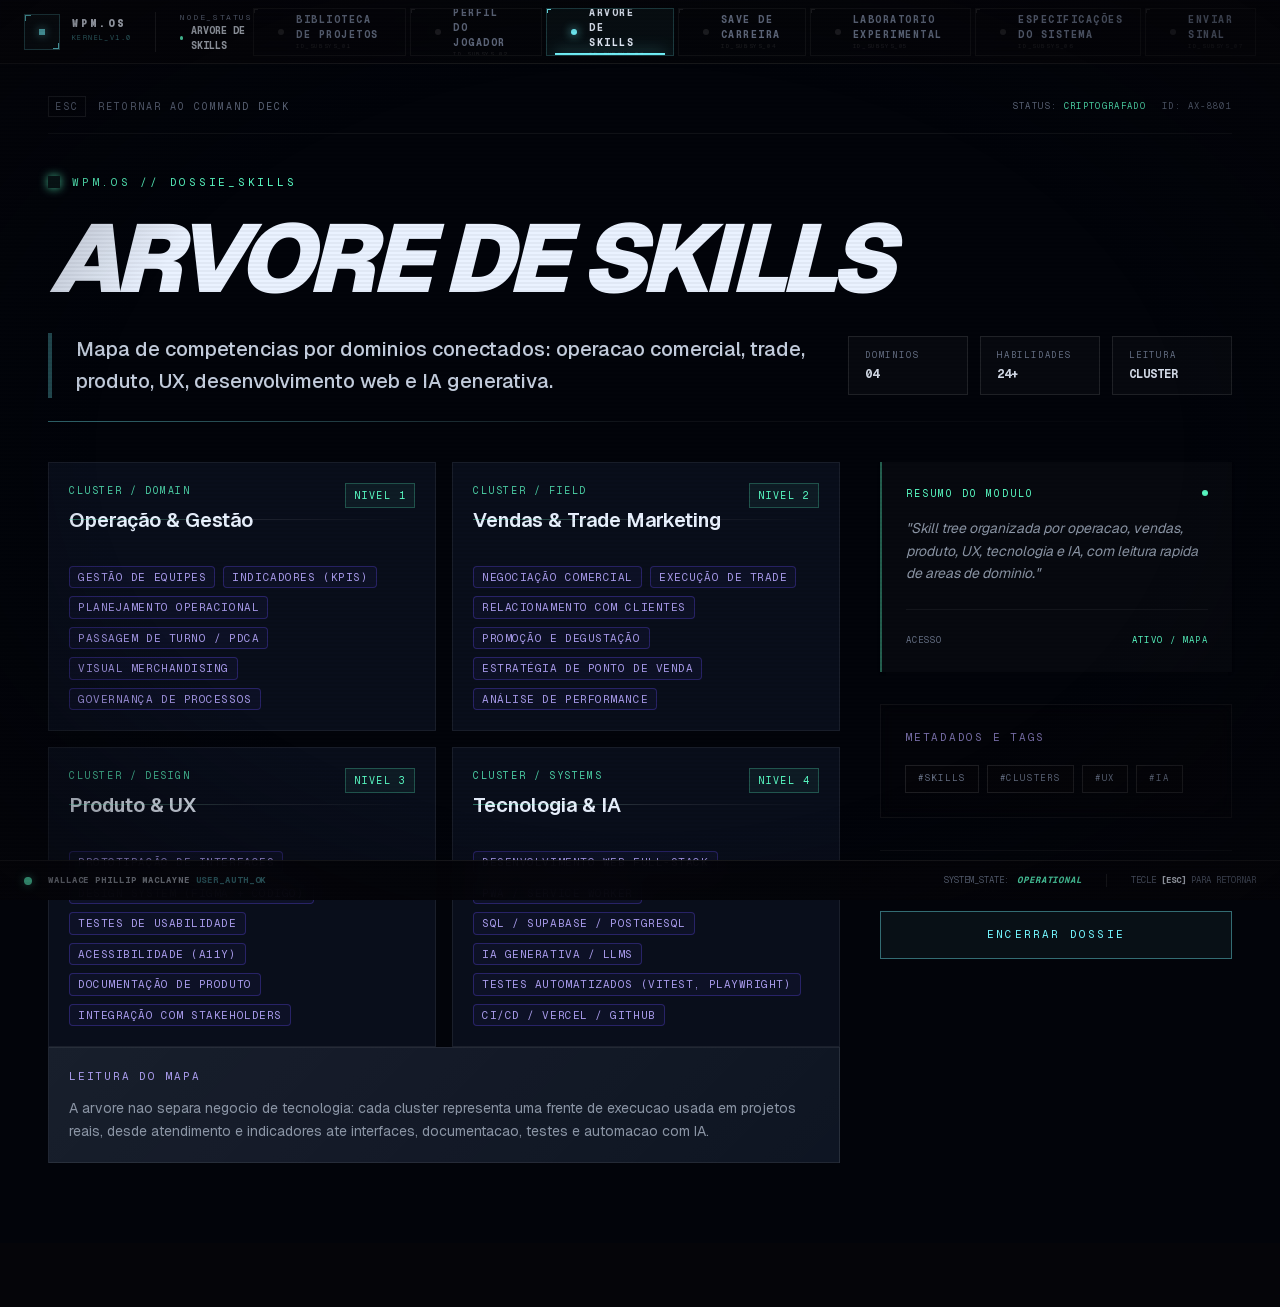
<file: skills/index.html>
<!DOCTYPE html><html lang="pt-BR" translate="no" class="geist_a71539c9-module__T19VSG__variable geist_mono_8d43a2aa-module__8Li5zG__variable notranslate h-full antialiased"><head><meta charSet="utf-8"/><meta name="viewport" content="width=device-width, initial-scale=1"/><link rel="preload" href="/_next/static/media/797e433ab948586e-s.p.0.q-h669a_dqa.woff2" as="font" crossorigin="" type="font/woff2"/><link rel="preload" href="/_next/static/media/caa3a2e1cccd8315-s.p.16t1db8_9y2o~.woff2" as="font" crossorigin="" type="font/woff2"/><link rel="stylesheet" href="/_next/static/chunks/12eqcy9iph8if.css" data-precedence="next"/><link rel="preload" as="script" fetchPriority="low" href="/_next/static/chunks/11n40mn7j1~63.js"/><script src="/_next/static/chunks/0h2d7u7pw8jb6.js" async=""></script><script src="/_next/static/chunks/0ss2wcxd7g8xs.js" async=""></script><script src="/_next/static/chunks/0ljjnck5ohosw.js" async=""></script><script src="/_next/static/chunks/13.e57r-v69_p.js" async=""></script><script src="/_next/static/chunks/0.h~90f0sdwwn.js" async=""></script><script src="/_next/static/chunks/turbopack-0r7y1dw8263rt.js" async=""></script><script src="/_next/static/chunks/02noyhbm_2ves.js" async=""></script><script src="/_next/static/chunks/0db~xpz94m5nm.js" async=""></script><script src="/_next/static/chunks/0f~lzdw5puibt.js" async=""></script><script src="/_next/static/chunks/03vmb3if.8fyn.js" async=""></script><script src="/_next/static/chunks/0c-l1e7se64zc.js" async=""></script><script src="/_next/static/chunks/0pwopy14zo6rj.js" async=""></script><script src="/_next/static/chunks/0zoegvtxd8_8o.js" async=""></script><script src="/_next/static/chunks/0i0c89bc2iaud.js" async=""></script><script src="/_next/static/chunks/0-rhfuvsv3g99.js" async=""></script><meta name="next-size-adjust" content=""/><title>Skill Tree | WPM.OS - Wallace Phillip Maclayne</title><meta name="description" content="Skill tree of Wallace Phillip Maclayne — operations, trade marketing, product, UX, web systems, and AI competencies grouped by real project domains."/><meta name="application-name" content="WPM.OS"/><link rel="author" href="https://wpmsmartwonkey.me"/><meta name="author" content="Wallace Phillip Maclayne"/><meta name="keywords" content="Wallace Phillip Maclayne,WPM.OS,portfolio,creative developer,front-end,UX,motion design,WebGL,React,Next.js"/><meta name="creator" content="Wallace Phillip Maclayne"/><meta name="publisher" content="Wallace Phillip Maclayne"/><meta name="robots" content="index, follow"/><meta name="googlebot" content="index, follow, max-video-preview:-1, max-image-preview:large, max-snippet:-1"/><meta name="google" content="notranslate"/><link rel="canonical" href="https://wpmsmartwonkey.me/skills/"/><meta property="og:title" content="Skill Tree | WPM.OS - Wallace Phillip Maclayne"/><meta property="og:description" content="Skill tree of Wallace Phillip Maclayne — operations, trade marketing, product, UX, web systems, and AI competencies grouped by real project domains."/><meta property="og:url" content="https://wpmsmartwonkey.me/skills/"/><meta property="og:type" content="website"/><meta name="twitter:card" content="summary"/><meta name="twitter:title" content="Skill Tree | WPM.OS - Wallace Phillip Maclayne"/><meta name="twitter:description" content="Skill tree of Wallace Phillip Maclayne — operations, trade marketing, product, UX, web systems, and AI competencies grouped by real project domains."/><link rel="icon" href="/favicon.ico?favicon.0x3dzn~oxb6tn.ico" sizes="256x256" type="image/x-icon"/><script src="/_next/static/chunks/03~yq9q893hmn.js" noModule=""></script></head><body translate="no" class="notranslate min-h-full bg-wpm-black text-wpm-white"><div hidden=""><!--$--><!--/$--></div><a href="#main-content" class="sr-only focus:not-sr-only focus:fixed focus:top-3 focus:left-3 focus:z-[60] font-mono text-xs text-wpm-cyan bg-wpm-black border border-wpm-purple/30 px-4 py-2 rounded-sm focus:outline-none focus:ring-2 focus:ring-wpm-purple/50 focus:ring-offset-2 focus:ring-offset-wpm-black">Ir para o conteúdo</a><script type="application/ld+json">{"@context":"https://schema.org","@type":"Person","name":"Wallace Phillip Maclayne","url":"https://wpmsmartwonkey.me","jobTitle":"Commercial Manager / Marketing Technologist","description":"Interactive portfolio system by Wallace Phillip Maclayne, combining product thinking, operations, UX, and web systems built from real constraints.","sameAs":["https://github.com/acewallthemac","https://www.linkedin.com/in/wpmaclayne/"],"knowsAbout":["Gestão de Equipes","Negociação Comercial","Trade Marketing","Visual Merchandising","Liderança Operacional","React","Next.js","TypeScript","Tailwind CSS","Supabase","PostgreSQL","PWA","Figma","UX Design","IA Generativa e LLMs","Testes Automatizados"],"mainEntityOfPage":"https://wpmsmartwonkey.me/"}</script><div class="min-h-screen bg-wpm-black relative"><div class="pointer-events-none fixed inset-0 z-0 opacity-[0.025]" style="background-image:linear-gradient(rgba(108,77,255,0.5) 1px, transparent 1px), linear-gradient(90deg, rgba(108,77,255,0.5) 1px, transparent 1px);background-size:80px 80px"></div><header class="fixed top-0 left-0 right-0 z-30 h-16 bg-[#050509]/90 backdrop-blur-xl border-b border-white/[0.08]"><div class="mx-auto h-full flex items-center justify-between px-6"><div class="flex items-center gap-6"><a class="flex items-center gap-3 group" href="/"><div class="relative flex h-9 w-9 items-center justify-center border border-wpm-cyan/30 bg-wpm-cyan/5"><div class="h-1.5 w-1.5 bg-wpm-cyan shadow-[0_0_8px_rgba(116,247,255,0.8)]"></div><div class="absolute top-0 left-0 h-1.5 w-1.5 border-t border-l border-wpm-cyan"></div><div class="absolute bottom-0 right-0 h-1.5 w-1.5 border-b border-r border-wpm-cyan"></div></div><div class="flex flex-col"><span class="font-mono text-[10px] font-black tracking-[0.3em] text-wpm-white leading-none">WPM.OS</span><span class="font-mono text-[7px] text-wpm-cyan/50 tracking-[0.2em] mt-1 uppercase">KERNEL_V1.0</span></div></a><div class="hidden h-10 w-px bg-white/10 sm:block"></div><div class="hidden flex-col sm:flex"><span class="font-mono text-[8px] uppercase tracking-[0.2em] text-wpm-muted">NODE_STATUS</span><div class="flex items-center gap-2"><div class="h-1 w-1 rounded-full bg-wpm-success animate-pulse"></div><span class="font-mono text-[10px] uppercase font-bold text-wpm-white/80">Arvore de Skills</span></div></div></div><nav class="hidden lg:flex items-center h-full gap-1"><a class="relative flex items-center px-6 h-12 transition-all duration-300 group overflow-hidden
                               border border-white/5 hover:border-white/20 hover:bg-white/[0.02]" href="/projects/"><div class="absolute top-0 left-0 h-1 w-1 border-t border-l transition-colors border-white/10"></div><div class="flex items-center gap-3 relative z-10"><div class="relative flex items-center justify-center"><div class="h-1.5 w-1.5 rounded-full transition-all duration-300 bg-white/10 group-hover:bg-wpm-cyan/40"></div></div><div class="flex flex-col"><span class="font-mono text-[10px] font-bold tracking-[0.15em] uppercase transition-colors text-wpm-muted group-hover:text-wpm-white">Biblioteca de Projetos</span><span class="font-mono text-[6px] tracking-widest text-white/10 uppercase group-hover:text-wpm-cyan/20 transition-colors">ID_SUBSYS_0<!-- -->1</span></div></div><div class="absolute inset-0 bg-gradient-to-tr from-transparent via-transparent to-white/[0.02] opacity-0 group-hover:opacity-100 transition-opacity"></div></a><a class="relative flex items-center px-6 h-12 transition-all duration-300 group overflow-hidden
                               border border-white/5 hover:border-white/20 hover:bg-white/[0.02]" href="/about/"><div class="absolute top-0 left-0 h-1 w-1 border-t border-l transition-colors border-white/10"></div><div class="flex items-center gap-3 relative z-10"><div class="relative flex items-center justify-center"><div class="h-1.5 w-1.5 rounded-full transition-all duration-300 bg-white/10 group-hover:bg-wpm-cyan/40"></div></div><div class="flex flex-col"><span class="font-mono text-[10px] font-bold tracking-[0.15em] uppercase transition-colors text-wpm-muted group-hover:text-wpm-white">Perfil do Jogador</span><span class="font-mono text-[6px] tracking-widest text-white/10 uppercase group-hover:text-wpm-cyan/20 transition-colors">ID_SUBSYS_0<!-- -->2</span></div></div><div class="absolute inset-0 bg-gradient-to-tr from-transparent via-transparent to-white/[0.02] opacity-0 group-hover:opacity-100 transition-opacity"></div></a><a class="relative flex items-center px-6 h-12 transition-all duration-300 group overflow-hidden
                               bg-wpm-cyan/[0.04] border border-wpm-cyan/20" href="/skills/"><div class="absolute top-0 left-0 h-1 w-1 border-t border-l transition-colors border-wpm-cyan"></div><div class="flex items-center gap-3 relative z-10"><div class="relative flex items-center justify-center"><div class="h-1.5 w-1.5 rounded-full transition-all duration-300 bg-wpm-cyan shadow-[0_0_10px_rgba(116,247,255,1)]"></div><div class="absolute h-1.5 w-1.5 rounded-full border border-wpm-cyan" style="opacity:0;transform:scale(0.8)"></div></div><div class="flex flex-col"><span class="font-mono text-[10px] font-bold tracking-[0.15em] uppercase transition-colors text-wpm-white">Arvore de Skills</span><span class="font-mono text-[6px] tracking-widest text-white/10 uppercase group-hover:text-wpm-cyan/20 transition-colors">ID_SUBSYS_0<!-- -->3</span></div></div><div class="absolute inset-0 bg-gradient-to-tr from-transparent via-transparent to-white/[0.02] opacity-0 group-hover:opacity-100 transition-opacity"></div><div class="absolute bottom-0 left-2 right-2 h-0.5 bg-wpm-cyan shadow-[0_0_15px_rgba(116,247,255,0.8)]"></div></a><a class="relative flex items-center px-6 h-12 transition-all duration-300 group overflow-hidden
                               border border-white/5 hover:border-white/20 hover:bg-white/[0.02]" href="/resume/"><div class="absolute top-0 left-0 h-1 w-1 border-t border-l transition-colors border-white/10"></div><div class="flex items-center gap-3 relative z-10"><div class="relative flex items-center justify-center"><div class="h-1.5 w-1.5 rounded-full transition-all duration-300 bg-white/10 group-hover:bg-wpm-cyan/40"></div></div><div class="flex flex-col"><span class="font-mono text-[10px] font-bold tracking-[0.15em] uppercase transition-colors text-wpm-muted group-hover:text-wpm-white">Save de Carreira</span><span class="font-mono text-[6px] tracking-widest text-white/10 uppercase group-hover:text-wpm-cyan/20 transition-colors">ID_SUBSYS_0<!-- -->4</span></div></div><div class="absolute inset-0 bg-gradient-to-tr from-transparent via-transparent to-white/[0.02] opacity-0 group-hover:opacity-100 transition-opacity"></div></a><a class="relative flex items-center px-6 h-12 transition-all duration-300 group overflow-hidden
                               border border-white/5 hover:border-white/20 hover:bg-white/[0.02]" href="/lab/"><div class="absolute top-0 left-0 h-1 w-1 border-t border-l transition-colors border-white/10"></div><div class="flex items-center gap-3 relative z-10"><div class="relative flex items-center justify-center"><div class="h-1.5 w-1.5 rounded-full transition-all duration-300 bg-white/10 group-hover:bg-wpm-cyan/40"></div></div><div class="flex flex-col"><span class="font-mono text-[10px] font-bold tracking-[0.15em] uppercase transition-colors text-wpm-muted group-hover:text-wpm-white">Laboratorio Experimental</span><span class="font-mono text-[6px] tracking-widest text-white/10 uppercase group-hover:text-wpm-cyan/20 transition-colors">ID_SUBSYS_0<!-- -->5</span></div></div><div class="absolute inset-0 bg-gradient-to-tr from-transparent via-transparent to-white/[0.02] opacity-0 group-hover:opacity-100 transition-opacity"></div></a><a class="relative flex items-center px-6 h-12 transition-all duration-300 group overflow-hidden
                               border border-white/5 hover:border-white/20 hover:bg-white/[0.02]" href="/specs/"><div class="absolute top-0 left-0 h-1 w-1 border-t border-l transition-colors border-white/10"></div><div class="flex items-center gap-3 relative z-10"><div class="relative flex items-center justify-center"><div class="h-1.5 w-1.5 rounded-full transition-all duration-300 bg-white/10 group-hover:bg-wpm-cyan/40"></div></div><div class="flex flex-col"><span class="font-mono text-[10px] font-bold tracking-[0.15em] uppercase transition-colors text-wpm-muted group-hover:text-wpm-white">Especificações do Sistema</span><span class="font-mono text-[6px] tracking-widest text-white/10 uppercase group-hover:text-wpm-cyan/20 transition-colors">ID_SUBSYS_0<!-- -->6</span></div></div><div class="absolute inset-0 bg-gradient-to-tr from-transparent via-transparent to-white/[0.02] opacity-0 group-hover:opacity-100 transition-opacity"></div></a><a class="relative flex items-center px-6 h-12 transition-all duration-300 group overflow-hidden
                               border border-white/5 hover:border-white/20 hover:bg-white/[0.02]" href="/contact/"><div class="absolute top-0 left-0 h-1 w-1 border-t border-l transition-colors border-white/10"></div><div class="flex items-center gap-3 relative z-10"><div class="relative flex items-center justify-center"><div class="h-1.5 w-1.5 rounded-full transition-all duration-300 bg-white/10 group-hover:bg-wpm-cyan/40"></div></div><div class="flex flex-col"><span class="font-mono text-[10px] font-bold tracking-[0.15em] uppercase transition-colors text-wpm-muted group-hover:text-wpm-white">Enviar Sinal</span><span class="font-mono text-[6px] tracking-widest text-white/10 uppercase group-hover:text-wpm-cyan/20 transition-colors">ID_SUBSYS_0<!-- -->7</span></div></div><div class="absolute inset-0 bg-gradient-to-tr from-transparent via-transparent to-white/[0.02] opacity-0 group-hover:opacity-100 transition-opacity"></div></a></nav><button class="lg:hidden flex items-center gap-4 px-5 py-2 border border-wpm-cyan/20 bg-wpm-cyan/[0.03] active:bg-wpm-cyan/[0.1] transition-all"><div class="flex flex-col gap-1.5"><div class="h-0.5 w-5 bg-wpm-cyan shadow-[0_0_5px_rgba(116,247,255,0.5)]"></div><div class="h-0.5 w-3 bg-wpm-cyan shadow-[0_0_5px_rgba(116,247,255,0.5)]"></div></div><span class="font-mono text-[10px] uppercase font-black tracking-[0.2em] text-wpm-cyan">Modules</span></button></div></header><footer class="fixed bottom-0 left-0 right-0 z-30 hidden h-10 items-center justify-between border-t border-white/[0.08] bg-[#050509]/90 px-6 backdrop-blur-md md:flex"><div class="flex items-center gap-4"><div class="h-2 w-2 rounded-full bg-wpm-success shadow-[0_0_8px_rgba(91,255,199,0.5)]"></div><span class="font-mono text-[9px] text-wpm-white/60 uppercase tracking-widest font-bold">Wallace Phillip Maclayne<!-- --> <span class="text-wpm-cyan/40">USER_AUTH_OK</span></span></div><div class="flex items-center gap-6"><div class="flex items-center gap-2"><span class="font-mono text-[9px] text-wpm-muted uppercase">SYSTEM_STATE:</span><span class="font-mono text-[9px] text-wpm-success font-bold uppercase tracking-widest italic animate-pulse">OPERATIONAL</span></div><span class="font-mono text-[9px] text-wpm-muted border-l border-white/10 pl-6">TECLE <span class="text-wpm-white font-bold">[ESC]</span> PARA RETORNAR</span></div></footer><main id="main-content" tabindex="-1" class="pt-16 pb-16 min-h-screen focus:outline-none relative z-10"><div class="relative w-full overflow-hidden"><div class="w-full" style="opacity:1;transform:none"><div class="relative min-h-screen bg-[#02040a] px-4 py-8 pb-20 md:px-8 lg:px-12"><div class="pointer-events-none fixed inset-0 -z-10" aria-hidden="true"><div class="absolute inset-0 bg-[radial-gradient(circle_at_50%_0%,rgba(116,247,255,0.05),transparent_40%)]"></div><div class="absolute inset-0 opacity-[0.03] bg-[linear-gradient(rgba(108,77,255,0.5)_1px,transparent_1px),linear-gradient(90deg,rgba(108,77,255,0.5)_1px,transparent_1px)] bg-[size:100px_100px]"></div></div><div class="mx-auto max-w-7xl"><div class="mb-10 flex items-center justify-between border-b border-white/5 pb-4"><a class="group flex items-center gap-3 font-mono text-[10px] uppercase tracking-[0.2em] text-wpm-muted transition-colors hover:text-wpm-cyan" href="/console/"><span class="border border-white/10 px-1.5 py-0.5 group-hover:border-wpm-cyan/40">ESC</span><span class="hidden sm:inline">Retornar ao Command Deck</span><span class="sm:hidden">Retornar</span></a><div class="flex items-center gap-4 font-mono text-[9px] text-wpm-muted uppercase tracking-[0.15em]"><span>Status: <span class="text-wpm-success">Criptografado</span></span><span class="hidden md:inline">ID: AX-8801</span></div></div><header class="relative mb-12"><div class="min-w-0" style="opacity:1;transform:none"><div class="flex items-center gap-3"><span class="h-3 w-3 bg-wpm-success/[0.075] shadow-[0_0_10px_currentColor] text-wpm-success"></span><p class="font-mono text-[11px] uppercase tracking-[0.25em] text-wpm-success">WPM.OS // Dossie_<!-- -->SKILLS</p></div><h1 class="mt-6 font-sans text-5xl font-black leading-[0.9] tracking-tighter text-wpm-white md:text-7xl lg:text-8xl uppercase italic">Arvore de Skills</h1><div class="mt-8 flex flex-col gap-8 lg:flex-row lg:items-center lg:justify-between"><p class="max-w-3xl text-lg font-medium leading-relaxed text-wpm-text-secondary md:text-xl border-l-4 border-wpm-cyan/30 pl-6">Mapa de competencias por dominios conectados: operacao comercial, trade, produto, UX, desenvolvimento web e IA generativa.</p><div class="flex shrink-0 flex-wrap gap-3"><div class="border border-white/10 bg-white/[0.02] px-4 py-3 min-w-[120px]"><p class="font-mono text-[9px] uppercase tracking-[0.2em] text-wpm-muted">dominios</p><p class="mt-1 font-mono text-xs font-bold uppercase text-wpm-white/90">04</p></div><div class="border border-white/10 bg-white/[0.02] px-4 py-3 min-w-[120px]"><p class="font-mono text-[9px] uppercase tracking-[0.2em] text-wpm-muted">habilidades</p><p class="mt-1 font-mono text-xs font-bold uppercase text-wpm-white/90">24+</p></div><div class="border border-white/10 bg-white/[0.02] px-4 py-3 min-w-[120px]"><p class="font-mono text-[9px] uppercase tracking-[0.2em] text-wpm-muted">leitura</p><p class="mt-1 font-mono text-xs font-bold uppercase text-wpm-white/90">cluster</p></div></div></div></div><div class="absolute -bottom-6 left-0 h-px w-full bg-gradient-to-r from-wpm-cyan/40 via-white/5 to-transparent"></div></header><div class="mt-16 grid gap-10 lg:grid-cols-[1fr_22rem]"><main class="min-w-0"><div style="opacity:1;transform:none"><section class="grid gap-4 md:grid-cols-2"><article class="relative overflow-hidden border border-white/[0.07] bg-wpm-elevated/75 p-5" style="opacity:1;transform:none"><div class="pointer-events-none absolute inset-x-5 top-14 h-px bg-gradient-to-r from-wpm-success/40 via-white/10 to-transparent" aria-hidden="true"></div><div class="flex items-start justify-between gap-4"><div><p class="font-mono text-[10px] uppercase tracking-[0.16em] text-wpm-success/80">cluster / <!-- -->domain</p><h2 class="mt-2 text-xl font-semibold tracking-normal text-wpm-white">Operação &amp; Gestão</h2></div><span class="border border-wpm-success/25 bg-wpm-success/[0.06] px-2 py-1 font-mono text-[10px] uppercase tracking-[0.14em] text-wpm-success">nivel <!-- -->1</span></div><div class="mt-8 flex flex-wrap gap-2"><span class="inline-flex items-center gap-1.5 font-mono uppercase tracking-wider border rounded-sm max-w-full overflow-hidden break-words text-wpm-lavender/90 border-wpm-purple/30 bg-wpm-purple/5 px-2 py-0.5 text-[11px]" style="opacity:1;transform:none">Gestão de equipes</span><span class="inline-flex items-center gap-1.5 font-mono uppercase tracking-wider border rounded-sm max-w-full overflow-hidden break-words text-wpm-lavender/90 border-wpm-purple/30 bg-wpm-purple/5 px-2 py-0.5 text-[11px]" style="opacity:1;transform:none">Indicadores (KPIs)</span><span class="inline-flex items-center gap-1.5 font-mono uppercase tracking-wider border rounded-sm max-w-full overflow-hidden break-words text-wpm-lavender/90 border-wpm-purple/30 bg-wpm-purple/5 px-2 py-0.5 text-[11px]" style="opacity:1;transform:none">Planejamento operacional</span><span class="inline-flex items-center gap-1.5 font-mono uppercase tracking-wider border rounded-sm max-w-full overflow-hidden break-words text-wpm-lavender/90 border-wpm-purple/30 bg-wpm-purple/5 px-2 py-0.5 text-[11px]" style="opacity:1;transform:none">Passagem de turno / PDCA</span><span class="inline-flex items-center gap-1.5 font-mono uppercase tracking-wider border rounded-sm max-w-full overflow-hidden break-words text-wpm-lavender/90 border-wpm-purple/30 bg-wpm-purple/5 px-2 py-0.5 text-[11px]" style="opacity:1;transform:none">Visual Merchandising</span><span class="inline-flex items-center gap-1.5 font-mono uppercase tracking-wider border rounded-sm max-w-full overflow-hidden break-words text-wpm-lavender/90 border-wpm-purple/30 bg-wpm-purple/5 px-2 py-0.5 text-[11px]" style="opacity:1;transform:none">Governança de processos</span></div></article><article class="relative overflow-hidden border border-white/[0.07] bg-wpm-elevated/75 p-5" style="opacity:1;transform:none"><div class="pointer-events-none absolute inset-x-5 top-14 h-px bg-gradient-to-r from-wpm-success/40 via-white/10 to-transparent" aria-hidden="true"></div><div class="flex items-start justify-between gap-4"><div><p class="font-mono text-[10px] uppercase tracking-[0.16em] text-wpm-success/80">cluster / <!-- -->field</p><h2 class="mt-2 text-xl font-semibold tracking-normal text-wpm-white">Vendas &amp; Trade Marketing</h2></div><span class="border border-wpm-success/25 bg-wpm-success/[0.06] px-2 py-1 font-mono text-[10px] uppercase tracking-[0.14em] text-wpm-success">nivel <!-- -->2</span></div><div class="mt-8 flex flex-wrap gap-2"><span class="inline-flex items-center gap-1.5 font-mono uppercase tracking-wider border rounded-sm max-w-full overflow-hidden break-words text-wpm-lavender/90 border-wpm-purple/30 bg-wpm-purple/5 px-2 py-0.5 text-[11px]" style="opacity:1;transform:none">Negociação comercial</span><span class="inline-flex items-center gap-1.5 font-mono uppercase tracking-wider border rounded-sm max-w-full overflow-hidden break-words text-wpm-lavender/90 border-wpm-purple/30 bg-wpm-purple/5 px-2 py-0.5 text-[11px]" style="opacity:1;transform:none">Execução de trade</span><span class="inline-flex items-center gap-1.5 font-mono uppercase tracking-wider border rounded-sm max-w-full overflow-hidden break-words text-wpm-lavender/90 border-wpm-purple/30 bg-wpm-purple/5 px-2 py-0.5 text-[11px]" style="opacity:1;transform:none">Relacionamento com clientes</span><span class="inline-flex items-center gap-1.5 font-mono uppercase tracking-wider border rounded-sm max-w-full overflow-hidden break-words text-wpm-lavender/90 border-wpm-purple/30 bg-wpm-purple/5 px-2 py-0.5 text-[11px]" style="opacity:1;transform:none">Promoção e degustação</span><span class="inline-flex items-center gap-1.5 font-mono uppercase tracking-wider border rounded-sm max-w-full overflow-hidden break-words text-wpm-lavender/90 border-wpm-purple/30 bg-wpm-purple/5 px-2 py-0.5 text-[11px]" style="opacity:1;transform:none">Estratégia de ponto de venda</span><span class="inline-flex items-center gap-1.5 font-mono uppercase tracking-wider border rounded-sm max-w-full overflow-hidden break-words text-wpm-lavender/90 border-wpm-purple/30 bg-wpm-purple/5 px-2 py-0.5 text-[11px]" style="opacity:1;transform:none">Análise de performance</span></div></article><article class="relative overflow-hidden border border-white/[0.07] bg-wpm-elevated/75 p-5" style="opacity:1;transform:none"><div class="pointer-events-none absolute inset-x-5 top-14 h-px bg-gradient-to-r from-wpm-success/40 via-white/10 to-transparent" aria-hidden="true"></div><div class="flex items-start justify-between gap-4"><div><p class="font-mono text-[10px] uppercase tracking-[0.16em] text-wpm-success/80">cluster / <!-- -->design</p><h2 class="mt-2 text-xl font-semibold tracking-normal text-wpm-white">Produto &amp; UX</h2></div><span class="border border-wpm-success/25 bg-wpm-success/[0.06] px-2 py-1 font-mono text-[10px] uppercase tracking-[0.14em] text-wpm-success">nivel <!-- -->3</span></div><div class="mt-8 flex flex-wrap gap-2"><span class="inline-flex items-center gap-1.5 font-mono uppercase tracking-wider border rounded-sm max-w-full overflow-hidden break-words text-wpm-lavender/90 border-wpm-purple/30 bg-wpm-purple/5 px-2 py-0.5 text-[11px]" style="opacity:1;transform:none">Prototipação de interfaces</span><span class="inline-flex items-center gap-1.5 font-mono uppercase tracking-wider border rounded-sm max-w-full overflow-hidden break-words text-wpm-lavender/90 border-wpm-purple/30 bg-wpm-purple/5 px-2 py-0.5 text-[11px]" style="opacity:1;transform:none">Design System (Figma + Código)</span><span class="inline-flex items-center gap-1.5 font-mono uppercase tracking-wider border rounded-sm max-w-full overflow-hidden break-words text-wpm-lavender/90 border-wpm-purple/30 bg-wpm-purple/5 px-2 py-0.5 text-[11px]" style="opacity:1;transform:none">Testes de usabilidade</span><span class="inline-flex items-center gap-1.5 font-mono uppercase tracking-wider border rounded-sm max-w-full overflow-hidden break-words text-wpm-lavender/90 border-wpm-purple/30 bg-wpm-purple/5 px-2 py-0.5 text-[11px]" style="opacity:1;transform:none">Acessibilidade (a11y)</span><span class="inline-flex items-center gap-1.5 font-mono uppercase tracking-wider border rounded-sm max-w-full overflow-hidden break-words text-wpm-lavender/90 border-wpm-purple/30 bg-wpm-purple/5 px-2 py-0.5 text-[11px]" style="opacity:1;transform:none">Documentação de produto</span><span class="inline-flex items-center gap-1.5 font-mono uppercase tracking-wider border rounded-sm max-w-full overflow-hidden break-words text-wpm-lavender/90 border-wpm-purple/30 bg-wpm-purple/5 px-2 py-0.5 text-[11px]" style="opacity:1;transform:none">Integração com stakeholders</span></div></article><article class="relative overflow-hidden border border-white/[0.07] bg-wpm-elevated/75 p-5" style="opacity:1;transform:none"><div class="pointer-events-none absolute inset-x-5 top-14 h-px bg-gradient-to-r from-wpm-success/40 via-white/10 to-transparent" aria-hidden="true"></div><div class="flex items-start justify-between gap-4"><div><p class="font-mono text-[10px] uppercase tracking-[0.16em] text-wpm-success/80">cluster / <!-- -->systems</p><h2 class="mt-2 text-xl font-semibold tracking-normal text-wpm-white">Tecnologia &amp; IA</h2></div><span class="border border-wpm-success/25 bg-wpm-success/[0.06] px-2 py-1 font-mono text-[10px] uppercase tracking-[0.14em] text-wpm-success">nivel <!-- -->4</span></div><div class="mt-8 flex flex-wrap gap-2"><span class="inline-flex items-center gap-1.5 font-mono uppercase tracking-wider border rounded-sm max-w-full overflow-hidden break-words text-wpm-lavender/90 border-wpm-purple/30 bg-wpm-purple/5 px-2 py-0.5 text-[11px]" style="opacity:1;transform:none">Desenvolvimento Web Full-Stack</span><span class="inline-flex items-center gap-1.5 font-mono uppercase tracking-wider border rounded-sm max-w-full overflow-hidden break-words text-wpm-lavender/90 border-wpm-purple/30 bg-wpm-purple/5 px-2 py-0.5 text-[11px]" style="opacity:1;transform:none">PWA / Service Worker</span><span class="inline-flex items-center gap-1.5 font-mono uppercase tracking-wider border rounded-sm max-w-full overflow-hidden break-words text-wpm-lavender/90 border-wpm-purple/30 bg-wpm-purple/5 px-2 py-0.5 text-[11px]" style="opacity:1;transform:none">SQL / Supabase / PostgreSQL</span><span class="inline-flex items-center gap-1.5 font-mono uppercase tracking-wider border rounded-sm max-w-full overflow-hidden break-words text-wpm-lavender/90 border-wpm-purple/30 bg-wpm-purple/5 px-2 py-0.5 text-[11px]" style="opacity:1;transform:none">IA Generativa / LLMs</span><span class="inline-flex items-center gap-1.5 font-mono uppercase tracking-wider border rounded-sm max-w-full overflow-hidden break-words text-wpm-lavender/90 border-wpm-purple/30 bg-wpm-purple/5 px-2 py-0.5 text-[11px]" style="opacity:1;transform:none">Testes automatizados (Vitest, Playwright)</span><span class="inline-flex items-center gap-1.5 font-mono uppercase tracking-wider border rounded-sm max-w-full overflow-hidden break-words text-wpm-lavender/90 border-wpm-purple/30 bg-wpm-purple/5 px-2 py-0.5 text-[11px]" style="opacity:1;transform:none">CI/CD / Vercel / GitHub</span></div></article></section><section class="wpm-data-surface p-5"><p class="wpm-section-title">Leitura do mapa</p><p class="mt-3 max-w-3xl text-sm leading-relaxed text-wpm-gray">A arvore nao separa negocio de tecnologia: cada cluster representa uma frente de execucao usada em projetos reais, desde atendimento e indicadores ate interfaces, documentacao, testes e automacao com IA.</p></section></div></main><aside class="min-w-0"><div class="space-y-8 sticky top-8" style="opacity:1;transform:none"><section class="border-l-2 border-wpm-success/35 bg-white/[0.02] p-6 shadow-sm"><div class="flex items-center justify-between mb-4"><p class="font-mono text-[10px] uppercase tracking-[0.2em] text-wpm-success">Resumo do Modulo</p><span class="h-1.5 w-1.5 rounded-full bg-wpm-success animate-pulse"></span></div><p class="text-sm leading-relaxed text-wpm-gray italic">&quot;<!-- -->Skill tree organizada por operacao, vendas, produto, UX, tecnologia e IA, com leitura rapida de areas de dominio.<!-- -->&quot;</p><div class="mt-6 pt-6 border-t border-white/5 flex items-center justify-between"><span class="font-mono text-[9px] text-wpm-muted uppercase tracking-widest">Acesso</span><span class="font-mono text-[9px] uppercase tracking-[0.15em] text-wpm-success">ATIVO / MAPA</span></div></section><section class="border border-white/5 bg-wpm-black/40 p-6 backdrop-blur-sm"><p class="wpm-section-title mb-5 opacity-70">Metadados e Tags</p><div class="flex flex-wrap gap-2"><span class="border border-white/10 bg-wpm-black px-3 py-1.5 font-mono text-[9px] uppercase tracking-[0.2em] text-wpm-muted hover:text-wpm-cyan hover:border-wpm-cyan/30 transition-colors">#<!-- -->skills</span><span class="border border-white/10 bg-wpm-black px-3 py-1.5 font-mono text-[9px] uppercase tracking-[0.2em] text-wpm-muted hover:text-wpm-cyan hover:border-wpm-cyan/30 transition-colors">#<!-- -->clusters</span><span class="border border-white/10 bg-wpm-black px-3 py-1.5 font-mono text-[9px] uppercase tracking-[0.2em] text-wpm-muted hover:text-wpm-cyan hover:border-wpm-cyan/30 transition-colors">#<!-- -->ux</span><span class="border border-white/10 bg-wpm-black px-3 py-1.5 font-mono text-[9px] uppercase tracking-[0.2em] text-wpm-muted hover:text-wpm-cyan hover:border-wpm-cyan/30 transition-colors">#<!-- -->ia</span></div></section><div class="border-t border-white/5 pt-8"><p class="font-mono text-[8px] uppercase tracking-[0.3em] text-wpm-muted/50 mb-4">Acoes do Console</p><a class="wpm-btn-ripple flex min-h-12 items-center justify-center border border-wpm-cyan/40 bg-wpm-cyan/[0.05] font-mono text-[11px] uppercase tracking-[0.2em] text-wpm-cyan transition-all hover:bg-wpm-cyan/10 active:scale-[0.98]" href="/console/">Encerrar Dossie</a></div></div></aside></div></div></div></div></div></main><!--$!--><template data-dgst="BAILOUT_TO_CLIENT_SIDE_RENDERING"></template><!--/$--><a class="fixed bottom-14 right-6 z-40 flex h-14 w-14 items-center justify-center border border-wpm-cyan/40 bg-wpm-black/90 text-wpm-cyan shadow-[0_0_30px_rgba(116,247,255,0.2)] backdrop-blur-lg hover:bg-wpm-cyan hover:text-wpm-black transition-all active:scale-90 lg:hidden" aria-label="Voltar ao console" href="/console/"><span class="font-mono text-xl font-black italic">&lt;</span></a><div class="crt-overlay pointer-events-none"></div><div class="crt-vignette pointer-events-none"></div></div><!--$--><!--/$--><script src="/_next/static/chunks/11n40mn7j1~63.js" id="_R_" async=""></script><script>(self.__next_f=self.__next_f||[]).push([0])</script><script>self.__next_f.push([1,"1:\"$Sreact.fragment\"\n2:I[13862,[\"/_next/static/chunks/02noyhbm_2ves.js\",\"/_next/static/chunks/0db~xpz94m5nm.js\"],\"default\"]\n3:I[10357,[\"/_next/static/chunks/02noyhbm_2ves.js\",\"/_next/static/chunks/0db~xpz94m5nm.js\",\"/_next/static/chunks/0f~lzdw5puibt.js\"],\"default\"]\n4:I[73043,[\"/_next/static/chunks/02noyhbm_2ves.js\",\"/_next/static/chunks/0db~xpz94m5nm.js\"],\"default\"]\n5:I[76210,[\"/_next/static/chunks/02noyhbm_2ves.js\",\"/_next/static/chunks/0db~xpz94m5nm.js\",\"/_next/static/chunks/03vmb3if.8fyn.js\",\"/_next/static/chunks/0c-l1e7se64zc.js\"],\"default\"]\n6:I[58080,[\"/_next/static/chunks/02noyhbm_2ves.js\",\"/_next/static/chunks/0db~xpz94m5nm.js\"],\"default\"]\n7:I[6978,[\"/_next/static/chunks/02noyhbm_2ves.js\",\"/_next/static/chunks/0db~xpz94m5nm.js\"],\"ClientPageRoot\"]\n8:I[28209,[\"/_next/static/chunks/02noyhbm_2ves.js\",\"/_next/static/chunks/0db~xpz94m5nm.js\",\"/_next/static/chunks/0pwopy14zo6rj.js\",\"/_next/static/chunks/0zoegvtxd8_8o.js\",\"/_next/static/chunks/0i0c89bc2iaud.js\",\"/_next/static/chunks/0c-l1e7se64zc.js\"],\"default\"]\nb:I[64690,[\"/_next/static/chunks/02noyhbm_2ves.js\",\"/_next/static/chunks/0db~xpz94m5nm.js\"],\"OutletBoundary\"]\nc:\"$Sreact.suspense\"\ne:I[64690,[\"/_next/static/chunks/02noyhbm_2ves.js\",\"/_next/static/chunks/0db~xpz94m5nm.js\"],\"ViewportBoundary\"]\n10:I[64690,[\"/_next/static/chunks/02noyhbm_2ves.js\",\"/_next/static/chunks/0db~xpz94m5nm.js\"],\"MetadataBoundary\"]\n12:I[49449,[\"/_next/static/chunks/02noyhbm_2ves.js\",\"/_next/static/chunks/0db~xpz94m5nm.js\",\"/_next/static/chunks/0-rhfuvsv3g99.js\"],\"default\"]\n:HL[\"/_next/static/chunks/12eqcy9iph8if.css\",\"style\"]\n:HL[\"/_next/static/media/797e433ab948586e-s.p.0.q-h669a_dqa.woff2\",\"font\",{\"crossOrigin\":\"\",\"type\":\"font/woff2\"}]\n:HL[\"/_next/static/media/caa3a2e1cccd8315-s.p.16t1db8_9y2o~.woff2\",\"font\",{\"crossOrigin\":\"\",\"type\":\"font/woff2\"}]\n"])</script><script>self.__next_f.push([1,"0:{\"P\":null,\"c\":[\"\",\"skills\",\"\"],\"q\":\"\",\"i\":false,\"f\":[[[\"\",{\"children\":[\"skills\",{\"children\":[\"__PAGE__\",{}]}]},\"$undefined\",\"$undefined\",16],[[\"$\",\"$1\",\"c\",{\"children\":[[[\"$\",\"link\",\"0\",{\"rel\":\"stylesheet\",\"href\":\"/_next/static/chunks/12eqcy9iph8if.css\",\"precedence\":\"next\",\"crossOrigin\":\"$undefined\",\"nonce\":\"$undefined\"}],[\"$\",\"script\",\"script-0\",{\"src\":\"/_next/static/chunks/02noyhbm_2ves.js\",\"async\":true,\"nonce\":\"$undefined\"}],[\"$\",\"script\",\"script-1\",{\"src\":\"/_next/static/chunks/0db~xpz94m5nm.js\",\"async\":true,\"nonce\":\"$undefined\"}]],[\"$\",\"html\",null,{\"lang\":\"pt-BR\",\"translate\":\"no\",\"className\":\"geist_a71539c9-module__T19VSG__variable geist_mono_8d43a2aa-module__8Li5zG__variable notranslate h-full antialiased\",\"children\":[\"$\",\"body\",null,{\"translate\":\"no\",\"className\":\"notranslate min-h-full bg-wpm-black text-wpm-white\",\"children\":[[\"$\",\"a\",null,{\"href\":\"#main-content\",\"className\":\"sr-only focus:not-sr-only focus:fixed focus:top-3 focus:left-3 focus:z-[60] font-mono text-xs text-wpm-cyan bg-wpm-black border border-wpm-purple/30 px-4 py-2 rounded-sm focus:outline-none focus:ring-2 focus:ring-wpm-purple/50 focus:ring-offset-2 focus:ring-offset-wpm-black\",\"children\":\"Ir para o conteúdo\"}],[\"$\",\"script\",null,{\"type\":\"application/ld+json\",\"children\":\"{\\\"@context\\\":\\\"https://schema.org\\\",\\\"@type\\\":\\\"Person\\\",\\\"name\\\":\\\"Wallace Phillip Maclayne\\\",\\\"url\\\":\\\"https://wpmsmartwonkey.me\\\",\\\"jobTitle\\\":\\\"Commercial Manager / Marketing Technologist\\\",\\\"description\\\":\\\"Interactive portfolio system by Wallace Phillip Maclayne, combining product thinking, operations, UX, and web systems built from real constraints.\\\",\\\"sameAs\\\":[\\\"https://github.com/acewallthemac\\\",\\\"https://www.linkedin.com/in/wpmaclayne/\\\"],\\\"knowsAbout\\\":[\\\"Gestão de Equipes\\\",\\\"Negociação Comercial\\\",\\\"Trade Marketing\\\",\\\"Visual Merchandising\\\",\\\"Liderança Operacional\\\",\\\"React\\\",\\\"Next.js\\\",\\\"TypeScript\\\",\\\"Tailwind CSS\\\",\\\"Supabase\\\",\\\"PostgreSQL\\\",\\\"PWA\\\",\\\"Figma\\\",\\\"UX Design\\\",\\\"IA Generativa e LLMs\\\",\\\"Testes Automatizados\\\"],\\\"mainEntityOfPage\\\":\\\"https://wpmsmartwonkey.me/\\\"}\"}],[\"$\",\"$L2\",null,{\"parallelRouterKey\":\"children\",\"error\":\"$3\",\"errorStyles\":[],\"errorScripts\":[[\"$\",\"script\",\"script-0\",{\"src\":\"/_next/static/chunks/0f~lzdw5puibt.js\",\"async\":true}]],\"template\":[\"$\",\"$L4\",null,{}],\"templateStyles\":\"$undefined\",\"templateScripts\":\"$undefined\",\"notFound\":[[\"$\",\"$L5\",null,{}],[]],\"forbidden\":\"$undefined\",\"unauthorized\":\"$undefined\"}],[\"$\",\"$L6\",null,{}]]}]}]]}],{\"children\":[[\"$\",\"$1\",\"c\",{\"children\":[null,[\"$\",\"$L2\",null,{\"parallelRouterKey\":\"children\",\"error\":\"$undefined\",\"errorStyles\":\"$undefined\",\"errorScripts\":\"$undefined\",\"template\":[\"$\",\"$L4\",null,{}],\"templateStyles\":\"$undefined\",\"templateScripts\":\"$undefined\",\"notFound\":\"$undefined\",\"forbidden\":\"$undefined\",\"unauthorized\":\"$undefined\"}]]}],{\"children\":[[\"$\",\"$1\",\"c\",{\"children\":[[\"$\",\"$L7\",null,{\"Component\":\"$8\",\"serverProvidedParams\":{\"searchParams\":{},\"params\":{},\"promises\":[\"$@9\",\"$@a\"]}}],[[\"$\",\"script\",\"script-0\",{\"src\":\"/_next/static/chunks/0pwopy14zo6rj.js\",\"async\":true,\"nonce\":\"$undefined\"}],[\"$\",\"script\",\"script-1\",{\"src\":\"/_next/static/chunks/0zoegvtxd8_8o.js\",\"async\":true,\"nonce\":\"$undefined\"}],[\"$\",\"script\",\"script-2\",{\"src\":\"/_next/static/chunks/0i0c89bc2iaud.js\",\"async\":true,\"nonce\":\"$undefined\"}],[\"$\",\"script\",\"script-3\",{\"src\":\"/_next/static/chunks/0c-l1e7se64zc.js\",\"async\":true,\"nonce\":\"$undefined\"}]],[\"$\",\"$Lb\",null,{\"children\":[\"$\",\"$c\",null,{\"name\":\"Next.MetadataOutlet\",\"children\":\"$@d\"}]}]]}],{},null,false,null]},null,false,null]},null,false,null],[\"$\",\"$1\",\"h\",{\"children\":[null,[\"$\",\"$Le\",null,{\"children\":\"$Lf\"}],[\"$\",\"div\",null,{\"hidden\":true,\"children\":[\"$\",\"$L10\",null,{\"children\":[\"$\",\"$c\",null,{\"name\":\"Next.Metadata\",\"children\":\"$L11\"}]}]}],[\"$\",\"meta\",null,{\"name\":\"next-size-adjust\",\"content\":\"\"}]]}],false]],\"m\":\"$undefined\",\"G\":[\"$12\",[[\"$\",\"link\",\"0\",{\"rel\":\"stylesheet\",\"href\":\"/_next/static/chunks/12eqcy9iph8if.css\",\"precedence\":\"next\",\"crossOrigin\":\"$undefined\",\"nonce\":\"$undefined\"}]]],\"S\":true,\"h\":null,\"s\":\"$undefined\",\"l\":\"$undefined\",\"p\":\"$undefined\",\"d\":\"$undefined\",\"b\":\"dKsdw8HbYvzYkblWJy-wK\"}\n"])</script><script>self.__next_f.push([1,"9:{}\na:\"$0:f:0:1:1:children:1:children:0:props:children:0:props:serverProvidedParams:params\"\n"])</script><script>self.__next_f.push([1,"f:[[\"$\",\"meta\",\"0\",{\"charSet\":\"utf-8\"}],[\"$\",\"meta\",\"1\",{\"name\":\"viewport\",\"content\":\"width=device-width, initial-scale=1\"}]]\n"])</script><script>self.__next_f.push([1,"13:I[39561,[\"/_next/static/chunks/02noyhbm_2ves.js\",\"/_next/static/chunks/0db~xpz94m5nm.js\"],\"IconMark\"]\nd:null\n"])</script><script>self.__next_f.push([1,"11:[[\"$\",\"title\",\"0\",{\"children\":\"Skill Tree | WPM.OS - Wallace Phillip Maclayne\"}],[\"$\",\"meta\",\"1\",{\"name\":\"description\",\"content\":\"Skill tree of Wallace Phillip Maclayne — operations, trade marketing, product, UX, web systems, and AI competencies grouped by real project domains.\"}],[\"$\",\"meta\",\"2\",{\"name\":\"application-name\",\"content\":\"WPM.OS\"}],[\"$\",\"link\",\"3\",{\"rel\":\"author\",\"href\":\"https://wpmsmartwonkey.me\"}],[\"$\",\"meta\",\"4\",{\"name\":\"author\",\"content\":\"Wallace Phillip Maclayne\"}],[\"$\",\"meta\",\"5\",{\"name\":\"keywords\",\"content\":\"Wallace Phillip Maclayne,WPM.OS,portfolio,creative developer,front-end,UX,motion design,WebGL,React,Next.js\"}],[\"$\",\"meta\",\"6\",{\"name\":\"creator\",\"content\":\"Wallace Phillip Maclayne\"}],[\"$\",\"meta\",\"7\",{\"name\":\"publisher\",\"content\":\"Wallace Phillip Maclayne\"}],[\"$\",\"meta\",\"8\",{\"name\":\"robots\",\"content\":\"index, follow\"}],[\"$\",\"meta\",\"9\",{\"name\":\"googlebot\",\"content\":\"index, follow, max-video-preview:-1, max-image-preview:large, max-snippet:-1\"}],[\"$\",\"meta\",\"10\",{\"name\":\"google\",\"content\":\"notranslate\"}],[\"$\",\"link\",\"11\",{\"rel\":\"canonical\",\"href\":\"https://wpmsmartwonkey.me/skills/\"}],[\"$\",\"meta\",\"12\",{\"property\":\"og:title\",\"content\":\"Skill Tree | WPM.OS - Wallace Phillip Maclayne\"}],[\"$\",\"meta\",\"13\",{\"property\":\"og:description\",\"content\":\"Skill tree of Wallace Phillip Maclayne — operations, trade marketing, product, UX, web systems, and AI competencies grouped by real project domains.\"}],[\"$\",\"meta\",\"14\",{\"property\":\"og:url\",\"content\":\"https://wpmsmartwonkey.me/skills/\"}],[\"$\",\"meta\",\"15\",{\"property\":\"og:type\",\"content\":\"website\"}],[\"$\",\"meta\",\"16\",{\"name\":\"twitter:card\",\"content\":\"summary\"}],[\"$\",\"meta\",\"17\",{\"name\":\"twitter:title\",\"content\":\"Skill Tree | WPM.OS - Wallace Phillip Maclayne\"}],[\"$\",\"meta\",\"18\",{\"name\":\"twitter:description\",\"content\":\"Skill tree of Wallace Phillip Maclayne — operations, trade marketing, product, UX, web systems, and AI competencies grouped by real project domains.\"}],[\"$\",\"link\",\"19\",{\"rel\":\"icon\",\"href\":\"/favicon.ico?favicon.0x3dzn~oxb6tn.ico\",\"sizes\":\"256x256\",\"type\":\"image/x-icon\"}],[\"$\",\"$L13\",\"20\",{}]]\n"])</script></body></html>
</file>
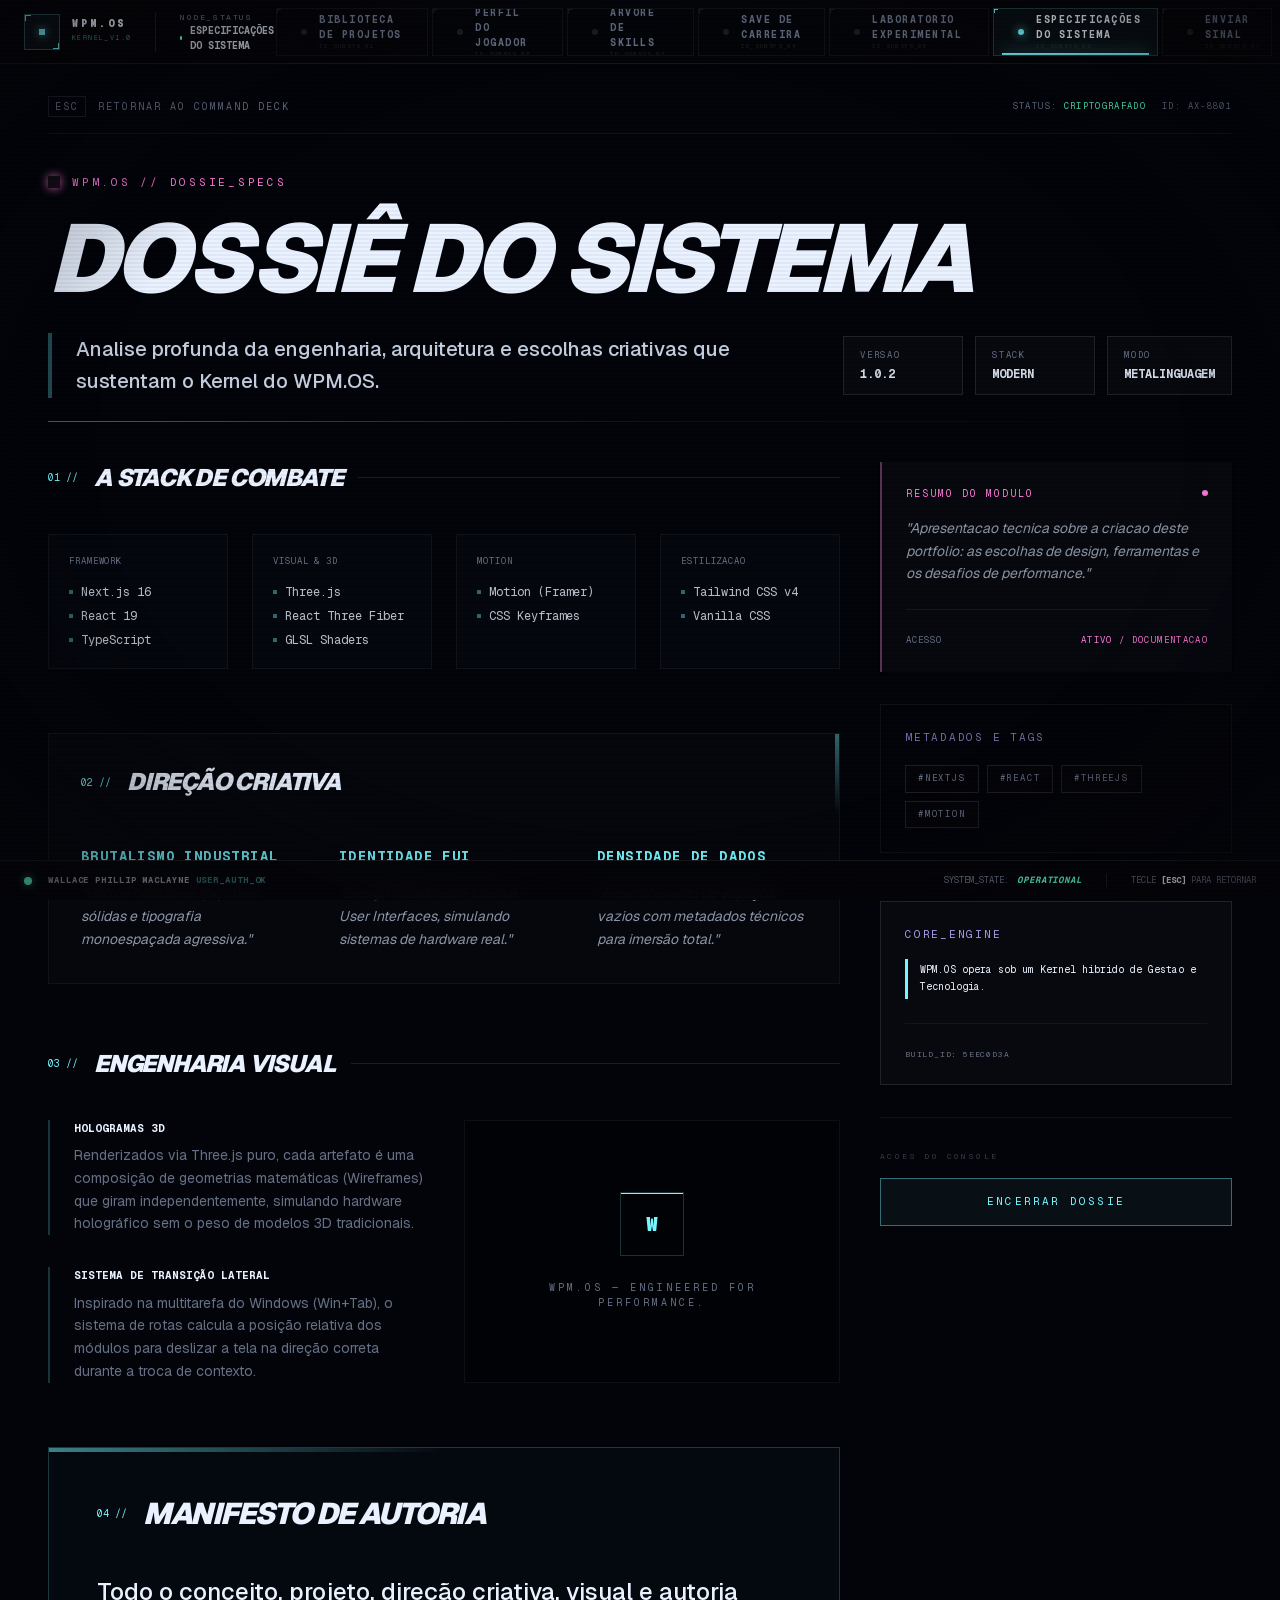
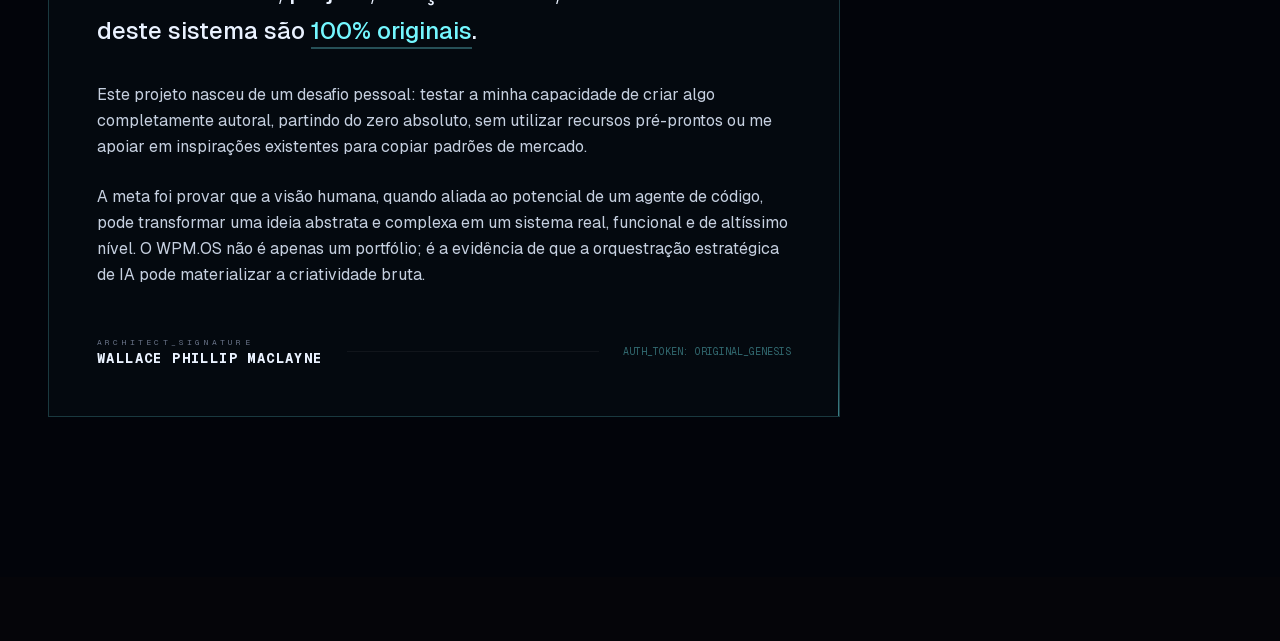
<file: specs/index.html>
<!DOCTYPE html><html lang="pt-BR" translate="no" class="geist_a71539c9-module__T19VSG__variable geist_mono_8d43a2aa-module__8Li5zG__variable notranslate h-full antialiased"><head><meta charSet="utf-8"/><meta name="viewport" content="width=device-width, initial-scale=1"/><link rel="preload" href="/_next/static/media/797e433ab948586e-s.p.0.q-h669a_dqa.woff2" as="font" crossorigin="" type="font/woff2"/><link rel="preload" href="/_next/static/media/caa3a2e1cccd8315-s.p.16t1db8_9y2o~.woff2" as="font" crossorigin="" type="font/woff2"/><link rel="stylesheet" href="/_next/static/chunks/12eqcy9iph8if.css" data-precedence="next"/><link rel="preload" as="script" fetchPriority="low" href="/_next/static/chunks/11n40mn7j1~63.js"/><script src="/_next/static/chunks/0h2d7u7pw8jb6.js" async=""></script><script src="/_next/static/chunks/0ss2wcxd7g8xs.js" async=""></script><script src="/_next/static/chunks/0ljjnck5ohosw.js" async=""></script><script src="/_next/static/chunks/13.e57r-v69_p.js" async=""></script><script src="/_next/static/chunks/0.h~90f0sdwwn.js" async=""></script><script src="/_next/static/chunks/turbopack-0r7y1dw8263rt.js" async=""></script><script src="/_next/static/chunks/02noyhbm_2ves.js" async=""></script><script src="/_next/static/chunks/0db~xpz94m5nm.js" async=""></script><script src="/_next/static/chunks/0f~lzdw5puibt.js" async=""></script><script src="/_next/static/chunks/03vmb3if.8fyn.js" async=""></script><script src="/_next/static/chunks/0c-l1e7se64zc.js" async=""></script><script src="/_next/static/chunks/04425-zwtf.cc.js" async=""></script><script src="/_next/static/chunks/0zoegvtxd8_8o.js" async=""></script><script src="/_next/static/chunks/0-rhfuvsv3g99.js" async=""></script><meta name="next-size-adjust" content=""/><title>Side Quests | WPM.OS - Wallace Phillip Maclayne</title><meta name="description" content="Side quests of Wallace Phillip Maclayne — music, games, cinema, digital art, photography, and creative writing as personal influences."/><meta name="application-name" content="WPM.OS"/><link rel="author" href="https://wpmsmartwonkey.me"/><meta name="author" content="Wallace Phillip Maclayne"/><meta name="keywords" content="Wallace Phillip Maclayne,WPM.OS,portfolio,creative developer,front-end,UX,motion design,WebGL,React,Next.js"/><meta name="creator" content="Wallace Phillip Maclayne"/><meta name="publisher" content="Wallace Phillip Maclayne"/><meta name="robots" content="index, follow"/><meta name="googlebot" content="index, follow, max-video-preview:-1, max-image-preview:large, max-snippet:-1"/><meta name="google" content="notranslate"/><link rel="canonical" href="https://wpmsmartwonkey.me/hobbies/"/><meta property="og:title" content="Side Quests | WPM.OS - Wallace Phillip Maclayne"/><meta property="og:description" content="Side quests of Wallace Phillip Maclayne — music, games, cinema, digital art, photography, and creative writing as personal influences."/><meta property="og:url" content="https://wpmsmartwonkey.me/hobbies/"/><meta property="og:type" content="website"/><meta name="twitter:card" content="summary"/><meta name="twitter:title" content="Side Quests | WPM.OS - Wallace Phillip Maclayne"/><meta name="twitter:description" content="Side quests of Wallace Phillip Maclayne — music, games, cinema, digital art, photography, and creative writing as personal influences."/><link rel="icon" href="/favicon.ico?favicon.0x3dzn~oxb6tn.ico" sizes="256x256" type="image/x-icon"/><script src="/_next/static/chunks/03~yq9q893hmn.js" noModule=""></script></head><body translate="no" class="notranslate min-h-full bg-wpm-black text-wpm-white"><div hidden=""><!--$--><!--/$--></div><a href="#main-content" class="sr-only focus:not-sr-only focus:fixed focus:top-3 focus:left-3 focus:z-[60] font-mono text-xs text-wpm-cyan bg-wpm-black border border-wpm-purple/30 px-4 py-2 rounded-sm focus:outline-none focus:ring-2 focus:ring-wpm-purple/50 focus:ring-offset-2 focus:ring-offset-wpm-black">Ir para o conteúdo</a><script type="application/ld+json">{"@context":"https://schema.org","@type":"Person","name":"Wallace Phillip Maclayne","url":"https://wpmsmartwonkey.me","jobTitle":"Commercial Manager / Marketing Technologist","description":"Interactive portfolio system by Wallace Phillip Maclayne, combining product thinking, operations, UX, and web systems built from real constraints.","sameAs":["https://github.com/acewallthemac","https://www.linkedin.com/in/wpmaclayne/"],"knowsAbout":["Gestão de Equipes","Negociação Comercial","Trade Marketing","Visual Merchandising","Liderança Operacional","React","Next.js","TypeScript","Tailwind CSS","Supabase","PostgreSQL","PWA","Figma","UX Design","IA Generativa e LLMs","Testes Automatizados"],"mainEntityOfPage":"https://wpmsmartwonkey.me/"}</script><div class="min-h-screen bg-wpm-black relative"><div class="pointer-events-none fixed inset-0 z-0 opacity-[0.025]" style="background-image:linear-gradient(rgba(108,77,255,0.5) 1px, transparent 1px), linear-gradient(90deg, rgba(108,77,255,0.5) 1px, transparent 1px);background-size:80px 80px"></div><header class="fixed top-0 left-0 right-0 z-30 h-16 bg-[#050509]/90 backdrop-blur-xl border-b border-white/[0.08]"><div class="mx-auto h-full flex items-center justify-between px-6"><div class="flex items-center gap-6"><a class="flex items-center gap-3 group" href="/"><div class="relative flex h-9 w-9 items-center justify-center border border-wpm-cyan/30 bg-wpm-cyan/5"><div class="h-1.5 w-1.5 bg-wpm-cyan shadow-[0_0_8px_rgba(116,247,255,0.8)]"></div><div class="absolute top-0 left-0 h-1.5 w-1.5 border-t border-l border-wpm-cyan"></div><div class="absolute bottom-0 right-0 h-1.5 w-1.5 border-b border-r border-wpm-cyan"></div></div><div class="flex flex-col"><span class="font-mono text-[10px] font-black tracking-[0.3em] text-wpm-white leading-none">WPM.OS</span><span class="font-mono text-[7px] text-wpm-cyan/50 tracking-[0.2em] mt-1 uppercase">KERNEL_V1.0</span></div></a><div class="hidden h-10 w-px bg-white/10 sm:block"></div><div class="hidden flex-col sm:flex"><span class="font-mono text-[8px] uppercase tracking-[0.2em] text-wpm-muted">NODE_STATUS</span><div class="flex items-center gap-2"><div class="h-1 w-1 rounded-full bg-wpm-success animate-pulse"></div><span class="font-mono text-[10px] uppercase font-bold text-wpm-white/80">Especificações do Sistema</span></div></div></div><nav class="hidden lg:flex items-center h-full gap-1"><a class="relative flex items-center px-6 h-12 transition-all duration-300 group overflow-hidden
                               border border-white/5 hover:border-white/20 hover:bg-white/[0.02]" href="/projects/"><div class="absolute top-0 left-0 h-1 w-1 border-t border-l transition-colors border-white/10"></div><div class="flex items-center gap-3 relative z-10"><div class="relative flex items-center justify-center"><div class="h-1.5 w-1.5 rounded-full transition-all duration-300 bg-white/10 group-hover:bg-wpm-cyan/40"></div></div><div class="flex flex-col"><span class="font-mono text-[10px] font-bold tracking-[0.15em] uppercase transition-colors text-wpm-muted group-hover:text-wpm-white">Biblioteca de Projetos</span><span class="font-mono text-[6px] tracking-widest text-white/10 uppercase group-hover:text-wpm-cyan/20 transition-colors">ID_SUBSYS_0<!-- -->1</span></div></div><div class="absolute inset-0 bg-gradient-to-tr from-transparent via-transparent to-white/[0.02] opacity-0 group-hover:opacity-100 transition-opacity"></div></a><a class="relative flex items-center px-6 h-12 transition-all duration-300 group overflow-hidden
                               border border-white/5 hover:border-white/20 hover:bg-white/[0.02]" href="/about/"><div class="absolute top-0 left-0 h-1 w-1 border-t border-l transition-colors border-white/10"></div><div class="flex items-center gap-3 relative z-10"><div class="relative flex items-center justify-center"><div class="h-1.5 w-1.5 rounded-full transition-all duration-300 bg-white/10 group-hover:bg-wpm-cyan/40"></div></div><div class="flex flex-col"><span class="font-mono text-[10px] font-bold tracking-[0.15em] uppercase transition-colors text-wpm-muted group-hover:text-wpm-white">Perfil do Jogador</span><span class="font-mono text-[6px] tracking-widest text-white/10 uppercase group-hover:text-wpm-cyan/20 transition-colors">ID_SUBSYS_0<!-- -->2</span></div></div><div class="absolute inset-0 bg-gradient-to-tr from-transparent via-transparent to-white/[0.02] opacity-0 group-hover:opacity-100 transition-opacity"></div></a><a class="relative flex items-center px-6 h-12 transition-all duration-300 group overflow-hidden
                               border border-white/5 hover:border-white/20 hover:bg-white/[0.02]" href="/skills/"><div class="absolute top-0 left-0 h-1 w-1 border-t border-l transition-colors border-white/10"></div><div class="flex items-center gap-3 relative z-10"><div class="relative flex items-center justify-center"><div class="h-1.5 w-1.5 rounded-full transition-all duration-300 bg-white/10 group-hover:bg-wpm-cyan/40"></div></div><div class="flex flex-col"><span class="font-mono text-[10px] font-bold tracking-[0.15em] uppercase transition-colors text-wpm-muted group-hover:text-wpm-white">Arvore de Skills</span><span class="font-mono text-[6px] tracking-widest text-white/10 uppercase group-hover:text-wpm-cyan/20 transition-colors">ID_SUBSYS_0<!-- -->3</span></div></div><div class="absolute inset-0 bg-gradient-to-tr from-transparent via-transparent to-white/[0.02] opacity-0 group-hover:opacity-100 transition-opacity"></div></a><a class="relative flex items-center px-6 h-12 transition-all duration-300 group overflow-hidden
                               border border-white/5 hover:border-white/20 hover:bg-white/[0.02]" href="/resume/"><div class="absolute top-0 left-0 h-1 w-1 border-t border-l transition-colors border-white/10"></div><div class="flex items-center gap-3 relative z-10"><div class="relative flex items-center justify-center"><div class="h-1.5 w-1.5 rounded-full transition-all duration-300 bg-white/10 group-hover:bg-wpm-cyan/40"></div></div><div class="flex flex-col"><span class="font-mono text-[10px] font-bold tracking-[0.15em] uppercase transition-colors text-wpm-muted group-hover:text-wpm-white">Save de Carreira</span><span class="font-mono text-[6px] tracking-widest text-white/10 uppercase group-hover:text-wpm-cyan/20 transition-colors">ID_SUBSYS_0<!-- -->4</span></div></div><div class="absolute inset-0 bg-gradient-to-tr from-transparent via-transparent to-white/[0.02] opacity-0 group-hover:opacity-100 transition-opacity"></div></a><a class="relative flex items-center px-6 h-12 transition-all duration-300 group overflow-hidden
                               border border-white/5 hover:border-white/20 hover:bg-white/[0.02]" href="/lab/"><div class="absolute top-0 left-0 h-1 w-1 border-t border-l transition-colors border-white/10"></div><div class="flex items-center gap-3 relative z-10"><div class="relative flex items-center justify-center"><div class="h-1.5 w-1.5 rounded-full transition-all duration-300 bg-white/10 group-hover:bg-wpm-cyan/40"></div></div><div class="flex flex-col"><span class="font-mono text-[10px] font-bold tracking-[0.15em] uppercase transition-colors text-wpm-muted group-hover:text-wpm-white">Laboratorio Experimental</span><span class="font-mono text-[6px] tracking-widest text-white/10 uppercase group-hover:text-wpm-cyan/20 transition-colors">ID_SUBSYS_0<!-- -->5</span></div></div><div class="absolute inset-0 bg-gradient-to-tr from-transparent via-transparent to-white/[0.02] opacity-0 group-hover:opacity-100 transition-opacity"></div></a><a class="relative flex items-center px-6 h-12 transition-all duration-300 group overflow-hidden
                               bg-wpm-cyan/[0.04] border border-wpm-cyan/20" href="/specs/"><div class="absolute top-0 left-0 h-1 w-1 border-t border-l transition-colors border-wpm-cyan"></div><div class="flex items-center gap-3 relative z-10"><div class="relative flex items-center justify-center"><div class="h-1.5 w-1.5 rounded-full transition-all duration-300 bg-wpm-cyan shadow-[0_0_10px_rgba(116,247,255,1)]"></div><div class="absolute h-1.5 w-1.5 rounded-full border border-wpm-cyan" style="opacity:0;transform:scale(0.8)"></div></div><div class="flex flex-col"><span class="font-mono text-[10px] font-bold tracking-[0.15em] uppercase transition-colors text-wpm-white">Especificações do Sistema</span><span class="font-mono text-[6px] tracking-widest text-white/10 uppercase group-hover:text-wpm-cyan/20 transition-colors">ID_SUBSYS_0<!-- -->6</span></div></div><div class="absolute inset-0 bg-gradient-to-tr from-transparent via-transparent to-white/[0.02] opacity-0 group-hover:opacity-100 transition-opacity"></div><div class="absolute bottom-0 left-2 right-2 h-0.5 bg-wpm-cyan shadow-[0_0_15px_rgba(116,247,255,0.8)]"></div></a><a class="relative flex items-center px-6 h-12 transition-all duration-300 group overflow-hidden
                               border border-white/5 hover:border-white/20 hover:bg-white/[0.02]" href="/contact/"><div class="absolute top-0 left-0 h-1 w-1 border-t border-l transition-colors border-white/10"></div><div class="flex items-center gap-3 relative z-10"><div class="relative flex items-center justify-center"><div class="h-1.5 w-1.5 rounded-full transition-all duration-300 bg-white/10 group-hover:bg-wpm-cyan/40"></div></div><div class="flex flex-col"><span class="font-mono text-[10px] font-bold tracking-[0.15em] uppercase transition-colors text-wpm-muted group-hover:text-wpm-white">Enviar Sinal</span><span class="font-mono text-[6px] tracking-widest text-white/10 uppercase group-hover:text-wpm-cyan/20 transition-colors">ID_SUBSYS_0<!-- -->7</span></div></div><div class="absolute inset-0 bg-gradient-to-tr from-transparent via-transparent to-white/[0.02] opacity-0 group-hover:opacity-100 transition-opacity"></div></a></nav><button class="lg:hidden flex items-center gap-4 px-5 py-2 border border-wpm-cyan/20 bg-wpm-cyan/[0.03] active:bg-wpm-cyan/[0.1] transition-all"><div class="flex flex-col gap-1.5"><div class="h-0.5 w-5 bg-wpm-cyan shadow-[0_0_5px_rgba(116,247,255,0.5)]"></div><div class="h-0.5 w-3 bg-wpm-cyan shadow-[0_0_5px_rgba(116,247,255,0.5)]"></div></div><span class="font-mono text-[10px] uppercase font-black tracking-[0.2em] text-wpm-cyan">Modules</span></button></div></header><footer class="fixed bottom-0 left-0 right-0 z-30 hidden h-10 items-center justify-between border-t border-white/[0.08] bg-[#050509]/90 px-6 backdrop-blur-md md:flex"><div class="flex items-center gap-4"><div class="h-2 w-2 rounded-full bg-wpm-success shadow-[0_0_8px_rgba(91,255,199,0.5)]"></div><span class="font-mono text-[9px] text-wpm-white/60 uppercase tracking-widest font-bold">Wallace Phillip Maclayne<!-- --> <span class="text-wpm-cyan/40">USER_AUTH_OK</span></span></div><div class="flex items-center gap-6"><div class="flex items-center gap-2"><span class="font-mono text-[9px] text-wpm-muted uppercase">SYSTEM_STATE:</span><span class="font-mono text-[9px] text-wpm-success font-bold uppercase tracking-widest italic animate-pulse">OPERATIONAL</span></div><span class="font-mono text-[9px] text-wpm-muted border-l border-white/10 pl-6">TECLE <span class="text-wpm-white font-bold">[ESC]</span> PARA RETORNAR</span></div></footer><main id="main-content" tabindex="-1" class="pt-16 pb-16 min-h-screen focus:outline-none relative z-10"><div class="relative w-full overflow-hidden"><div class="w-full" style="opacity:1;transform:none"><div class="relative min-h-screen bg-[#02040a] px-4 py-8 pb-20 md:px-8 lg:px-12"><div class="pointer-events-none fixed inset-0 -z-10" aria-hidden="true"><div class="absolute inset-0 bg-[radial-gradient(circle_at_50%_0%,rgba(116,247,255,0.05),transparent_40%)]"></div><div class="absolute inset-0 opacity-[0.03] bg-[linear-gradient(rgba(108,77,255,0.5)_1px,transparent_1px),linear-gradient(90deg,rgba(108,77,255,0.5)_1px,transparent_1px)] bg-[size:100px_100px]"></div></div><div class="mx-auto max-w-7xl"><div class="mb-10 flex items-center justify-between border-b border-white/5 pb-4"><a class="group flex items-center gap-3 font-mono text-[10px] uppercase tracking-[0.2em] text-wpm-muted transition-colors hover:text-wpm-cyan" href="/console/"><span class="border border-white/10 px-1.5 py-0.5 group-hover:border-wpm-cyan/40">ESC</span><span class="hidden sm:inline">Retornar ao Command Deck</span><span class="sm:hidden">Retornar</span></a><div class="flex items-center gap-4 font-mono text-[9px] text-wpm-muted uppercase tracking-[0.15em]"><span>Status: <span class="text-wpm-success">Criptografado</span></span><span class="hidden md:inline">ID: AX-8801</span></div></div><header class="relative mb-12"><div class="min-w-0" style="opacity:1;transform:none"><div class="flex items-center gap-3"><span class="h-3 w-3 bg-wpm-experimental/[0.075] shadow-[0_0_10px_currentColor] text-wpm-experimental"></span><p class="font-mono text-[11px] uppercase tracking-[0.25em] text-wpm-experimental">WPM.OS // Dossie_<!-- -->SPECS</p></div><h1 class="mt-6 font-sans text-5xl font-black leading-[0.9] tracking-tighter text-wpm-white md:text-7xl lg:text-8xl uppercase italic">Dossiê do Sistema</h1><div class="mt-8 flex flex-col gap-8 lg:flex-row lg:items-center lg:justify-between"><p class="max-w-3xl text-lg font-medium leading-relaxed text-wpm-text-secondary md:text-xl border-l-4 border-wpm-cyan/30 pl-6">Analise profunda da engenharia, arquitetura e escolhas criativas que sustentam o Kernel do WPM.OS.</p><div class="flex shrink-0 flex-wrap gap-3"><div class="border border-white/10 bg-white/[0.02] px-4 py-3 min-w-[120px]"><p class="font-mono text-[9px] uppercase tracking-[0.2em] text-wpm-muted">versao</p><p class="mt-1 font-mono text-xs font-bold uppercase text-wpm-white/90">1.0.2</p></div><div class="border border-white/10 bg-white/[0.02] px-4 py-3 min-w-[120px]"><p class="font-mono text-[9px] uppercase tracking-[0.2em] text-wpm-muted">stack</p><p class="mt-1 font-mono text-xs font-bold uppercase text-wpm-white/90">modern</p></div><div class="border border-white/10 bg-white/[0.02] px-4 py-3 min-w-[120px]"><p class="font-mono text-[9px] uppercase tracking-[0.2em] text-wpm-muted">modo</p><p class="mt-1 font-mono text-xs font-bold uppercase text-wpm-white/90">metalinguagem</p></div></div></div></div><div class="absolute -bottom-6 left-0 h-px w-full bg-gradient-to-r from-wpm-cyan/40 via-white/5 to-transparent"></div></header><div class="mt-16 grid gap-10 lg:grid-cols-[1fr_22rem]"><main class="min-w-0"><div style="opacity:1;transform:none"><div class="space-y-16 pb-20"><section><div class="flex items-center gap-4 mb-10"><span class="font-mono text-[10px] text-wpm-cyan">01 //</span><h2 class="font-sans text-2xl font-black uppercase italic tracking-tighter text-wpm-white">A Stack de Combate</h2><div class="h-px flex-1 bg-white/10"></div></div><div class="grid gap-6 md:grid-cols-2 lg:grid-cols-4"><div class="border border-white/5 bg-[#0a0d14]/40 p-5"><p class="font-mono text-[9px] uppercase tracking-widest text-wpm-muted mb-4">Framework</p><ul class="space-y-2"><li class="flex items-center gap-2"><div class="h-1 w-1 bg-wpm-cyan/40"></div><span class="font-mono text-xs text-wpm-white/80">Next.js 16</span></li><li class="flex items-center gap-2"><div class="h-1 w-1 bg-wpm-cyan/40"></div><span class="font-mono text-xs text-wpm-white/80">React 19</span></li><li class="flex items-center gap-2"><div class="h-1 w-1 bg-wpm-cyan/40"></div><span class="font-mono text-xs text-wpm-white/80">TypeScript</span></li></ul></div><div class="border border-white/5 bg-[#0a0d14]/40 p-5"><p class="font-mono text-[9px] uppercase tracking-widest text-wpm-muted mb-4">Visual &amp; 3D</p><ul class="space-y-2"><li class="flex items-center gap-2"><div class="h-1 w-1 bg-wpm-cyan/40"></div><span class="font-mono text-xs text-wpm-white/80">Three.js</span></li><li class="flex items-center gap-2"><div class="h-1 w-1 bg-wpm-cyan/40"></div><span class="font-mono text-xs text-wpm-white/80">React Three Fiber</span></li><li class="flex items-center gap-2"><div class="h-1 w-1 bg-wpm-cyan/40"></div><span class="font-mono text-xs text-wpm-white/80">GLSL Shaders</span></li></ul></div><div class="border border-white/5 bg-[#0a0d14]/40 p-5"><p class="font-mono text-[9px] uppercase tracking-widest text-wpm-muted mb-4">Motion</p><ul class="space-y-2"><li class="flex items-center gap-2"><div class="h-1 w-1 bg-wpm-cyan/40"></div><span class="font-mono text-xs text-wpm-white/80">Motion (Framer)</span></li><li class="flex items-center gap-2"><div class="h-1 w-1 bg-wpm-cyan/40"></div><span class="font-mono text-xs text-wpm-white/80">CSS Keyframes</span></li></ul></div><div class="border border-white/5 bg-[#0a0d14]/40 p-5"><p class="font-mono text-[9px] uppercase tracking-widest text-wpm-muted mb-4">Estilizacao</p><ul class="space-y-2"><li class="flex items-center gap-2"><div class="h-1 w-1 bg-wpm-cyan/40"></div><span class="font-mono text-xs text-wpm-white/80">Tailwind CSS v4</span></li><li class="flex items-center gap-2"><div class="h-1 w-1 bg-wpm-cyan/40"></div><span class="font-mono text-xs text-wpm-white/80">Vanilla CSS</span></li></ul></div></div></section><section class="relative border border-white/5 bg-white/[0.01] p-8 overflow-hidden"><div class="absolute right-0 top-0 h-20 w-1 bg-gradient-to-b from-wpm-cyan/40 to-transparent"></div><div class="flex items-center gap-4 mb-12"><span class="font-mono text-[10px] text-wpm-cyan">02 //</span><h2 class="font-sans text-2xl font-black uppercase italic tracking-tighter text-wpm-white">Direção Criativa</h2></div><div class="grid gap-12 lg:grid-cols-3"><div><h3 class="font-mono text-sm font-bold text-wpm-cyan uppercase tracking-widest mb-4">Brutalismo Industrial</h3><p class="text-sm leading-relaxed text-wpm-gray italic">&quot;<!-- -->Uso de bordas de 1px, cores sólidas e tipografia monoespaçada agressiva.<!-- -->&quot;</p></div><div><h3 class="font-mono text-sm font-bold text-wpm-cyan uppercase tracking-widest mb-4">Identidade FUI</h3><p class="text-sm leading-relaxed text-wpm-gray italic">&quot;<!-- -->Design focado em Fictional User Interfaces, simulando sistemas de hardware real.<!-- -->&quot;</p></div><div><h3 class="font-mono text-sm font-bold text-wpm-cyan uppercase tracking-widest mb-4">Densidade de Dados</h3><p class="text-sm leading-relaxed text-wpm-gray italic">&quot;<!-- -->Preenchimento de espaços vazios com metadados técnicos para imersão total.<!-- -->&quot;</p></div></div></section><section><div class="flex items-center gap-4 mb-10"><span class="font-mono text-[10px] text-wpm-cyan">03 //</span><h2 class="font-sans text-2xl font-black uppercase italic tracking-tighter text-wpm-white">Engenharia Visual</h2><div class="h-px flex-1 bg-white/10"></div></div><div class="grid gap-10 lg:grid-cols-2"><div class="space-y-8"><div class="border-l-2 border-wpm-cyan/20 pl-6"><p class="font-mono text-[11px] font-bold text-wpm-white uppercase mb-2">Hologramas 3D</p><p class="text-sm text-wpm-muted leading-relaxed">Renderizados via Three.js puro, cada artefato é uma composição de geometrias matemáticas (Wireframes) que giram independentemente, simulando hardware holográfico sem o peso de modelos 3D tradicionais.</p></div><div class="border-l-2 border-wpm-cyan/20 pl-6"><p class="font-mono text-[11px] font-bold text-wpm-white uppercase mb-2">Sistema de Transição Lateral</p><p class="text-sm text-wpm-muted leading-relaxed">Inspirado na multitarefa do Windows (Win+Tab), o sistema de rotas calcula a posição relativa dos módulos para deslizar a tela na direção correta durante a troca de contexto.</p></div></div><div class="border border-white/5 bg-black/40 p-8 flex flex-col justify-center items-center text-center"><div class="h-16 w-16 border border-wpm-cyan/20 flex items-center justify-center mb-6 relative"><div class="absolute inset-0 animate-spin-slow border-t border-wpm-cyan"></div><span class="font-mono text-wpm-cyan font-black text-xl">W</span></div><p class="font-mono text-[10px] uppercase tracking-[0.3em] text-wpm-muted">WPM.OS — Engineered for performance.</p></div></div></section><section class="relative border border-wpm-cyan/20 bg-wpm-cyan/[0.02] p-8 md:p-12 overflow-hidden"><div class="absolute left-0 top-0 h-1 w-full bg-gradient-to-r from-wpm-cyan/50 via-transparent to-transparent"></div><div class="absolute right-0 bottom-0 h-32 w-px bg-gradient-to-t from-wpm-cyan/50 to-transparent"></div><div class="flex items-center gap-4 mb-10"><span class="font-mono text-[10px] text-wpm-cyan">04 //</span><h2 class="font-sans text-3xl font-black uppercase italic tracking-tighter text-wpm-white">Manifesto de Autoria</h2></div><div class="max-w-4xl"><p class="font-sans text-xl md:text-2xl leading-relaxed text-wpm-white font-medium mb-8">Todo o conceito, projeto, direção criativa, visual e autoria deste sistema são <span class="text-wpm-cyan underline decoration-wpm-cyan/30 underline-offset-8">100% originais</span>.</p><div class="space-y-6 text-wpm-text-secondary leading-relaxed"><p>Este projeto nasceu de um desafio pessoal: testar a minha capacidade de criar algo completamente autoral, partindo do zero absoluto, sem utilizar recursos pré-prontos ou me apoiar em inspirações existentes para copiar padrões de mercado.</p><p>A meta foi provar que a visão humana, quando aliada ao potencial de um agente de código, pode transformar uma ideia abstrata e complexa em um sistema real, funcional e de altíssimo nível. O WPM.OS não é apenas um portfólio; é a evidência de que a orquestração estratégica de IA pode materializar a criatividade bruta.</p></div><div class="mt-12 flex items-center gap-6"><div class="flex flex-col"><span class="font-mono text-[8px] uppercase tracking-[0.4em] text-wpm-muted">Architect_Signature</span><span class="font-mono text-sm text-wpm-white font-bold tracking-widest uppercase">Wallace Phillip Maclayne</span></div><div class="h-px flex-1 bg-white/5"></div><span class="font-mono text-[10px] text-wpm-cyan/40">AUTH_TOKEN: ORIGINAL_GENESIS</span></div></div></section></div></div></main><aside class="min-w-0"><div class="space-y-8 sticky top-8" style="opacity:1;transform:none"><section class="border-l-2 border-wpm-experimental/35 bg-white/[0.02] p-6 shadow-sm"><div class="flex items-center justify-between mb-4"><p class="font-mono text-[10px] uppercase tracking-[0.2em] text-wpm-experimental">Resumo do Modulo</p><span class="h-1.5 w-1.5 rounded-full bg-wpm-experimental animate-pulse"></span></div><p class="text-sm leading-relaxed text-wpm-gray italic">&quot;<!-- -->Apresentacao tecnica sobre a criacao deste portfolio: as escolhas de design, ferramentas e os desafios de performance.<!-- -->&quot;</p><div class="mt-6 pt-6 border-t border-white/5 flex items-center justify-between"><span class="font-mono text-[9px] text-wpm-muted uppercase tracking-widest">Acesso</span><span class="font-mono text-[9px] uppercase tracking-[0.15em] text-wpm-experimental">ATIVO / DOCUMENTACAO</span></div></section><section class="border border-white/5 bg-wpm-black/40 p-6 backdrop-blur-sm"><p class="wpm-section-title mb-5 opacity-70">Metadados e Tags</p><div class="flex flex-wrap gap-2"><span class="border border-white/10 bg-wpm-black px-3 py-1.5 font-mono text-[9px] uppercase tracking-[0.2em] text-wpm-muted hover:text-wpm-cyan hover:border-wpm-cyan/30 transition-colors">#<!-- -->nextjs</span><span class="border border-white/10 bg-wpm-black px-3 py-1.5 font-mono text-[9px] uppercase tracking-[0.2em] text-wpm-muted hover:text-wpm-cyan hover:border-wpm-cyan/30 transition-colors">#<!-- -->react</span><span class="border border-white/10 bg-wpm-black px-3 py-1.5 font-mono text-[9px] uppercase tracking-[0.2em] text-wpm-muted hover:text-wpm-cyan hover:border-wpm-cyan/30 transition-colors">#<!-- -->threejs</span><span class="border border-white/10 bg-wpm-black px-3 py-1.5 font-mono text-[9px] uppercase tracking-[0.2em] text-wpm-muted hover:text-wpm-cyan hover:border-wpm-cyan/30 transition-colors">#<!-- -->motion</span></div></section><div class="pt-4"><div class="border border-white/10 bg-white/[0.02] p-6 space-y-6"><div><p class="wpm-section-title mb-4">Core_Engine</p><div class="flex items-center gap-3"><div class="h-10 w-1 bg-wpm-cyan animate-pulse"></div><p class="font-mono text-[10px] text-wpm-white leading-relaxed">WPM.OS opera sob um Kernel hibrido de Gestao e Tecnologia.</p></div></div><div class="h-px w-full bg-white/5"></div><p class="font-mono text-[8px] text-wpm-muted uppercase tracking-widest">BUILD_ID: 5EEC0D3A</p></div></div><div class="border-t border-white/5 pt-8"><p class="font-mono text-[8px] uppercase tracking-[0.3em] text-wpm-muted/50 mb-4">Acoes do Console</p><a class="wpm-btn-ripple flex min-h-12 items-center justify-center border border-wpm-cyan/40 bg-wpm-cyan/[0.05] font-mono text-[11px] uppercase tracking-[0.2em] text-wpm-cyan transition-all hover:bg-wpm-cyan/10 active:scale-[0.98]" href="/console/">Encerrar Dossie</a></div></div></aside></div></div></div></div></div></main><!--$!--><template data-dgst="BAILOUT_TO_CLIENT_SIDE_RENDERING"></template><!--/$--><a class="fixed bottom-14 right-6 z-40 flex h-14 w-14 items-center justify-center border border-wpm-cyan/40 bg-wpm-black/90 text-wpm-cyan shadow-[0_0_30px_rgba(116,247,255,0.2)] backdrop-blur-lg hover:bg-wpm-cyan hover:text-wpm-black transition-all active:scale-90 lg:hidden" aria-label="Voltar ao console" href="/console/"><span class="font-mono text-xl font-black italic">&lt;</span></a><div class="crt-overlay pointer-events-none"></div><div class="crt-vignette pointer-events-none"></div></div><!--$--><!--/$--><script src="/_next/static/chunks/11n40mn7j1~63.js" id="_R_" async=""></script><script>(self.__next_f=self.__next_f||[]).push([0])</script><script>self.__next_f.push([1,"1:\"$Sreact.fragment\"\n2:I[13862,[\"/_next/static/chunks/02noyhbm_2ves.js\",\"/_next/static/chunks/0db~xpz94m5nm.js\"],\"default\"]\n3:I[10357,[\"/_next/static/chunks/02noyhbm_2ves.js\",\"/_next/static/chunks/0db~xpz94m5nm.js\",\"/_next/static/chunks/0f~lzdw5puibt.js\"],\"default\"]\n4:I[73043,[\"/_next/static/chunks/02noyhbm_2ves.js\",\"/_next/static/chunks/0db~xpz94m5nm.js\"],\"default\"]\n5:I[76210,[\"/_next/static/chunks/02noyhbm_2ves.js\",\"/_next/static/chunks/0db~xpz94m5nm.js\",\"/_next/static/chunks/03vmb3if.8fyn.js\",\"/_next/static/chunks/0c-l1e7se64zc.js\"],\"default\"]\n6:I[58080,[\"/_next/static/chunks/02noyhbm_2ves.js\",\"/_next/static/chunks/0db~xpz94m5nm.js\"],\"default\"]\n7:I[6978,[\"/_next/static/chunks/02noyhbm_2ves.js\",\"/_next/static/chunks/0db~xpz94m5nm.js\"],\"ClientPageRoot\"]\n8:I[23825,[\"/_next/static/chunks/02noyhbm_2ves.js\",\"/_next/static/chunks/0db~xpz94m5nm.js\",\"/_next/static/chunks/04425-zwtf.cc.js\",\"/_next/static/chunks/0c-l1e7se64zc.js\",\"/_next/static/chunks/0zoegvtxd8_8o.js\"],\"default\"]\nb:I[64690,[\"/_next/static/chunks/02noyhbm_2ves.js\",\"/_next/static/chunks/0db~xpz94m5nm.js\"],\"OutletBoundary\"]\nc:\"$Sreact.suspense\"\ne:I[64690,[\"/_next/static/chunks/02noyhbm_2ves.js\",\"/_next/static/chunks/0db~xpz94m5nm.js\"],\"ViewportBoundary\"]\n10:I[64690,[\"/_next/static/chunks/02noyhbm_2ves.js\",\"/_next/static/chunks/0db~xpz94m5nm.js\"],\"MetadataBoundary\"]\n12:I[49449,[\"/_next/static/chunks/02noyhbm_2ves.js\",\"/_next/static/chunks/0db~xpz94m5nm.js\",\"/_next/static/chunks/0-rhfuvsv3g99.js\"],\"default\"]\n:HL[\"/_next/static/chunks/12eqcy9iph8if.css\",\"style\"]\n:HL[\"/_next/static/media/797e433ab948586e-s.p.0.q-h669a_dqa.woff2\",\"font\",{\"crossOrigin\":\"\",\"type\":\"font/woff2\"}]\n:HL[\"/_next/static/media/caa3a2e1cccd8315-s.p.16t1db8_9y2o~.woff2\",\"font\",{\"crossOrigin\":\"\",\"type\":\"font/woff2\"}]\n"])</script><script>self.__next_f.push([1,"0:{\"P\":null,\"c\":[\"\",\"specs\",\"\"],\"q\":\"\",\"i\":false,\"f\":[[[\"\",{\"children\":[\"specs\",{\"children\":[\"__PAGE__\",{}]}]},\"$undefined\",\"$undefined\",16],[[\"$\",\"$1\",\"c\",{\"children\":[[[\"$\",\"link\",\"0\",{\"rel\":\"stylesheet\",\"href\":\"/_next/static/chunks/12eqcy9iph8if.css\",\"precedence\":\"next\",\"crossOrigin\":\"$undefined\",\"nonce\":\"$undefined\"}],[\"$\",\"script\",\"script-0\",{\"src\":\"/_next/static/chunks/02noyhbm_2ves.js\",\"async\":true,\"nonce\":\"$undefined\"}],[\"$\",\"script\",\"script-1\",{\"src\":\"/_next/static/chunks/0db~xpz94m5nm.js\",\"async\":true,\"nonce\":\"$undefined\"}]],[\"$\",\"html\",null,{\"lang\":\"pt-BR\",\"translate\":\"no\",\"className\":\"geist_a71539c9-module__T19VSG__variable geist_mono_8d43a2aa-module__8Li5zG__variable notranslate h-full antialiased\",\"children\":[\"$\",\"body\",null,{\"translate\":\"no\",\"className\":\"notranslate min-h-full bg-wpm-black text-wpm-white\",\"children\":[[\"$\",\"a\",null,{\"href\":\"#main-content\",\"className\":\"sr-only focus:not-sr-only focus:fixed focus:top-3 focus:left-3 focus:z-[60] font-mono text-xs text-wpm-cyan bg-wpm-black border border-wpm-purple/30 px-4 py-2 rounded-sm focus:outline-none focus:ring-2 focus:ring-wpm-purple/50 focus:ring-offset-2 focus:ring-offset-wpm-black\",\"children\":\"Ir para o conteúdo\"}],[\"$\",\"script\",null,{\"type\":\"application/ld+json\",\"children\":\"{\\\"@context\\\":\\\"https://schema.org\\\",\\\"@type\\\":\\\"Person\\\",\\\"name\\\":\\\"Wallace Phillip Maclayne\\\",\\\"url\\\":\\\"https://wpmsmartwonkey.me\\\",\\\"jobTitle\\\":\\\"Commercial Manager / Marketing Technologist\\\",\\\"description\\\":\\\"Interactive portfolio system by Wallace Phillip Maclayne, combining product thinking, operations, UX, and web systems built from real constraints.\\\",\\\"sameAs\\\":[\\\"https://github.com/acewallthemac\\\",\\\"https://www.linkedin.com/in/wpmaclayne/\\\"],\\\"knowsAbout\\\":[\\\"Gestão de Equipes\\\",\\\"Negociação Comercial\\\",\\\"Trade Marketing\\\",\\\"Visual Merchandising\\\",\\\"Liderança Operacional\\\",\\\"React\\\",\\\"Next.js\\\",\\\"TypeScript\\\",\\\"Tailwind CSS\\\",\\\"Supabase\\\",\\\"PostgreSQL\\\",\\\"PWA\\\",\\\"Figma\\\",\\\"UX Design\\\",\\\"IA Generativa e LLMs\\\",\\\"Testes Automatizados\\\"],\\\"mainEntityOfPage\\\":\\\"https://wpmsmartwonkey.me/\\\"}\"}],[\"$\",\"$L2\",null,{\"parallelRouterKey\":\"children\",\"error\":\"$3\",\"errorStyles\":[],\"errorScripts\":[[\"$\",\"script\",\"script-0\",{\"src\":\"/_next/static/chunks/0f~lzdw5puibt.js\",\"async\":true}]],\"template\":[\"$\",\"$L4\",null,{}],\"templateStyles\":\"$undefined\",\"templateScripts\":\"$undefined\",\"notFound\":[[\"$\",\"$L5\",null,{}],[]],\"forbidden\":\"$undefined\",\"unauthorized\":\"$undefined\"}],[\"$\",\"$L6\",null,{}]]}]}]]}],{\"children\":[[\"$\",\"$1\",\"c\",{\"children\":[null,[\"$\",\"$L2\",null,{\"parallelRouterKey\":\"children\",\"error\":\"$undefined\",\"errorStyles\":\"$undefined\",\"errorScripts\":\"$undefined\",\"template\":[\"$\",\"$L4\",null,{}],\"templateStyles\":\"$undefined\",\"templateScripts\":\"$undefined\",\"notFound\":\"$undefined\",\"forbidden\":\"$undefined\",\"unauthorized\":\"$undefined\"}]]}],{\"children\":[[\"$\",\"$1\",\"c\",{\"children\":[[\"$\",\"$L7\",null,{\"Component\":\"$8\",\"serverProvidedParams\":{\"searchParams\":{},\"params\":{},\"promises\":[\"$@9\",\"$@a\"]}}],[[\"$\",\"script\",\"script-0\",{\"src\":\"/_next/static/chunks/04425-zwtf.cc.js\",\"async\":true,\"nonce\":\"$undefined\"}],[\"$\",\"script\",\"script-1\",{\"src\":\"/_next/static/chunks/0c-l1e7se64zc.js\",\"async\":true,\"nonce\":\"$undefined\"}],[\"$\",\"script\",\"script-2\",{\"src\":\"/_next/static/chunks/0zoegvtxd8_8o.js\",\"async\":true,\"nonce\":\"$undefined\"}]],[\"$\",\"$Lb\",null,{\"children\":[\"$\",\"$c\",null,{\"name\":\"Next.MetadataOutlet\",\"children\":\"$@d\"}]}]]}],{},null,false,null]},null,false,null]},null,false,null],[\"$\",\"$1\",\"h\",{\"children\":[null,[\"$\",\"$Le\",null,{\"children\":\"$Lf\"}],[\"$\",\"div\",null,{\"hidden\":true,\"children\":[\"$\",\"$L10\",null,{\"children\":[\"$\",\"$c\",null,{\"name\":\"Next.Metadata\",\"children\":\"$L11\"}]}]}],[\"$\",\"meta\",null,{\"name\":\"next-size-adjust\",\"content\":\"\"}]]}],false]],\"m\":\"$undefined\",\"G\":[\"$12\",[[\"$\",\"link\",\"0\",{\"rel\":\"stylesheet\",\"href\":\"/_next/static/chunks/12eqcy9iph8if.css\",\"precedence\":\"next\",\"crossOrigin\":\"$undefined\",\"nonce\":\"$undefined\"}]]],\"S\":true,\"h\":null,\"s\":\"$undefined\",\"l\":\"$undefined\",\"p\":\"$undefined\",\"d\":\"$undefined\",\"b\":\"dKsdw8HbYvzYkblWJy-wK\"}\n"])</script><script>self.__next_f.push([1,"9:{}\na:\"$0:f:0:1:1:children:1:children:0:props:children:0:props:serverProvidedParams:params\"\n"])</script><script>self.__next_f.push([1,"f:[[\"$\",\"meta\",\"0\",{\"charSet\":\"utf-8\"}],[\"$\",\"meta\",\"1\",{\"name\":\"viewport\",\"content\":\"width=device-width, initial-scale=1\"}]]\n"])</script><script>self.__next_f.push([1,"13:I[39561,[\"/_next/static/chunks/02noyhbm_2ves.js\",\"/_next/static/chunks/0db~xpz94m5nm.js\"],\"IconMark\"]\nd:null\n"])</script><script>self.__next_f.push([1,"11:[[\"$\",\"title\",\"0\",{\"children\":\"Side Quests | WPM.OS - Wallace Phillip Maclayne\"}],[\"$\",\"meta\",\"1\",{\"name\":\"description\",\"content\":\"Side quests of Wallace Phillip Maclayne — music, games, cinema, digital art, photography, and creative writing as personal influences.\"}],[\"$\",\"meta\",\"2\",{\"name\":\"application-name\",\"content\":\"WPM.OS\"}],[\"$\",\"link\",\"3\",{\"rel\":\"author\",\"href\":\"https://wpmsmartwonkey.me\"}],[\"$\",\"meta\",\"4\",{\"name\":\"author\",\"content\":\"Wallace Phillip Maclayne\"}],[\"$\",\"meta\",\"5\",{\"name\":\"keywords\",\"content\":\"Wallace Phillip Maclayne,WPM.OS,portfolio,creative developer,front-end,UX,motion design,WebGL,React,Next.js\"}],[\"$\",\"meta\",\"6\",{\"name\":\"creator\",\"content\":\"Wallace Phillip Maclayne\"}],[\"$\",\"meta\",\"7\",{\"name\":\"publisher\",\"content\":\"Wallace Phillip Maclayne\"}],[\"$\",\"meta\",\"8\",{\"name\":\"robots\",\"content\":\"index, follow\"}],[\"$\",\"meta\",\"9\",{\"name\":\"googlebot\",\"content\":\"index, follow, max-video-preview:-1, max-image-preview:large, max-snippet:-1\"}],[\"$\",\"meta\",\"10\",{\"name\":\"google\",\"content\":\"notranslate\"}],[\"$\",\"link\",\"11\",{\"rel\":\"canonical\",\"href\":\"https://wpmsmartwonkey.me/hobbies/\"}],[\"$\",\"meta\",\"12\",{\"property\":\"og:title\",\"content\":\"Side Quests | WPM.OS - Wallace Phillip Maclayne\"}],[\"$\",\"meta\",\"13\",{\"property\":\"og:description\",\"content\":\"Side quests of Wallace Phillip Maclayne — music, games, cinema, digital art, photography, and creative writing as personal influences.\"}],[\"$\",\"meta\",\"14\",{\"property\":\"og:url\",\"content\":\"https://wpmsmartwonkey.me/hobbies/\"}],[\"$\",\"meta\",\"15\",{\"property\":\"og:type\",\"content\":\"website\"}],[\"$\",\"meta\",\"16\",{\"name\":\"twitter:card\",\"content\":\"summary\"}],[\"$\",\"meta\",\"17\",{\"name\":\"twitter:title\",\"content\":\"Side Quests | WPM.OS - Wallace Phillip Maclayne\"}],[\"$\",\"meta\",\"18\",{\"name\":\"twitter:description\",\"content\":\"Side quests of Wallace Phillip Maclayne — music, games, cinema, digital art, photography, and creative writing as personal influences.\"}],[\"$\",\"link\",\"19\",{\"rel\":\"icon\",\"href\":\"/favicon.ico?favicon.0x3dzn~oxb6tn.ico\",\"sizes\":\"256x256\",\"type\":\"image/x-icon\"}],[\"$\",\"$L13\",\"20\",{}]]\n"])</script></body></html>
</file>
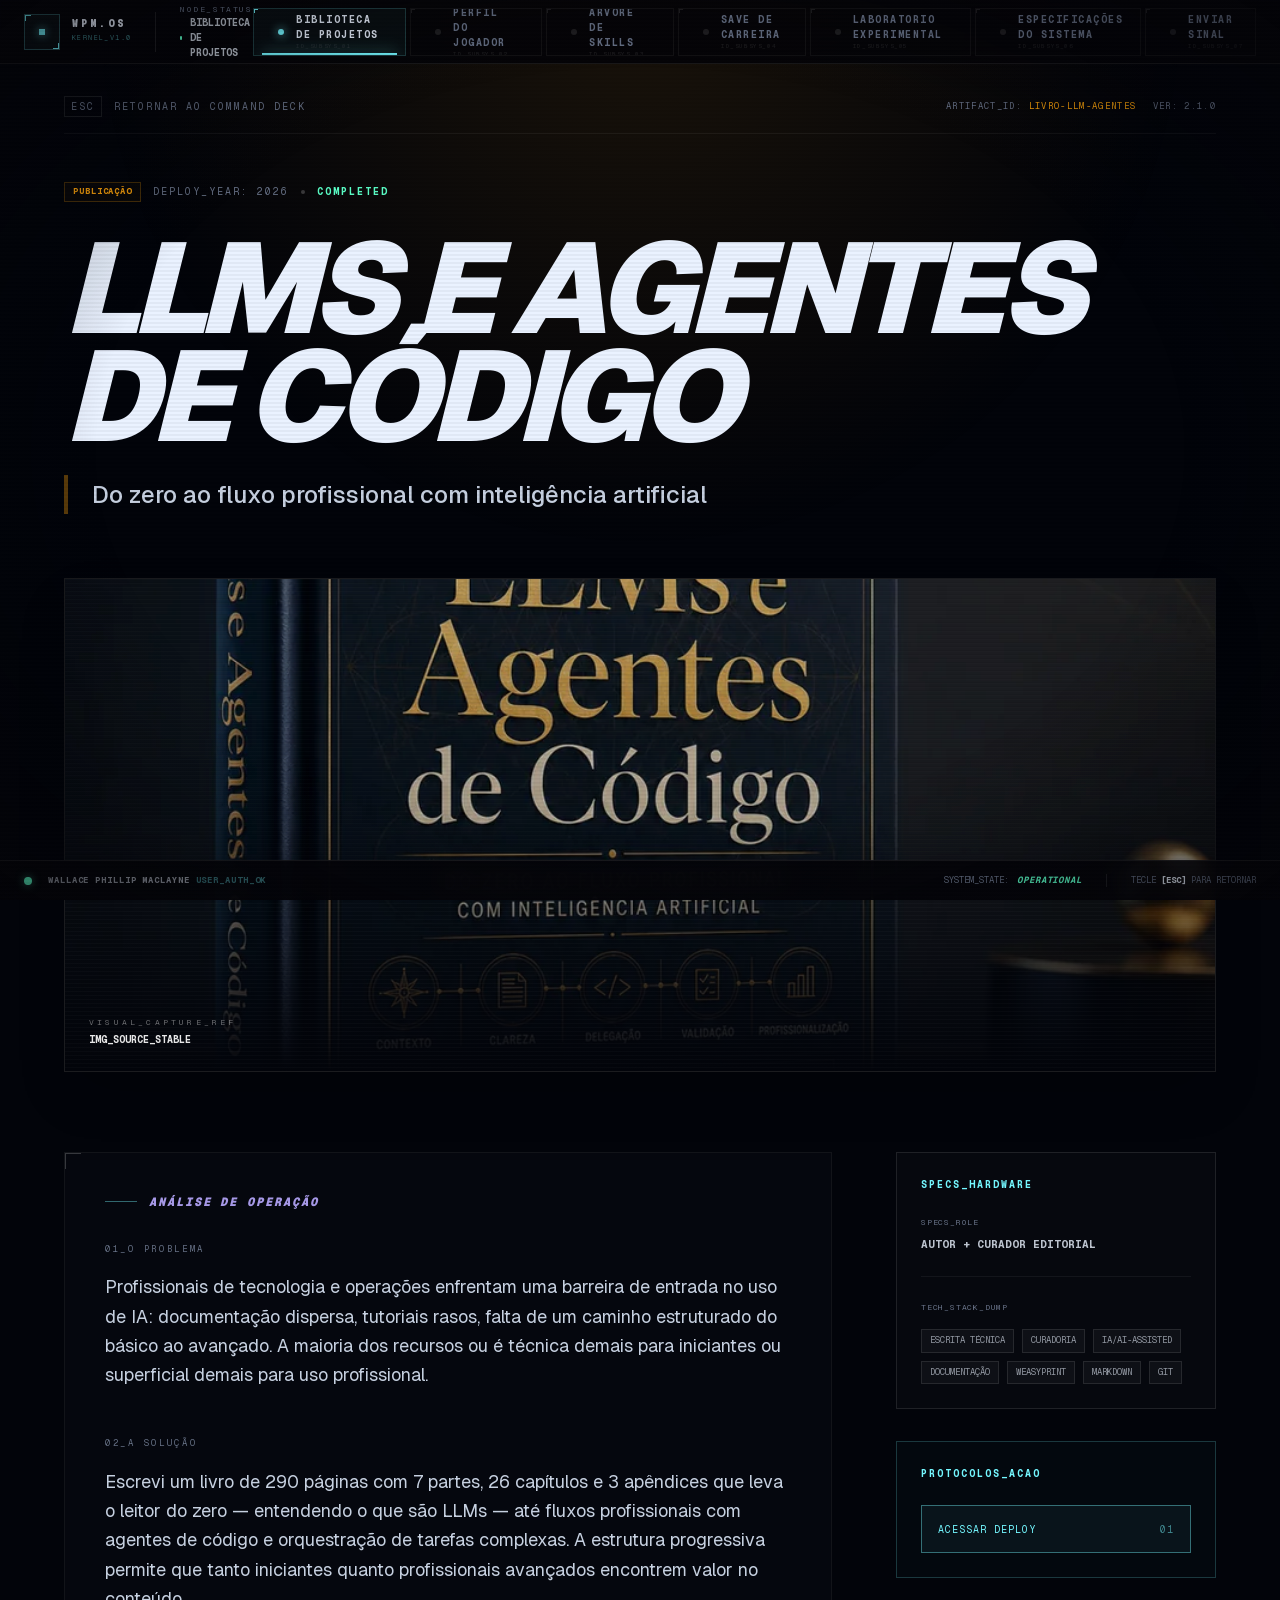
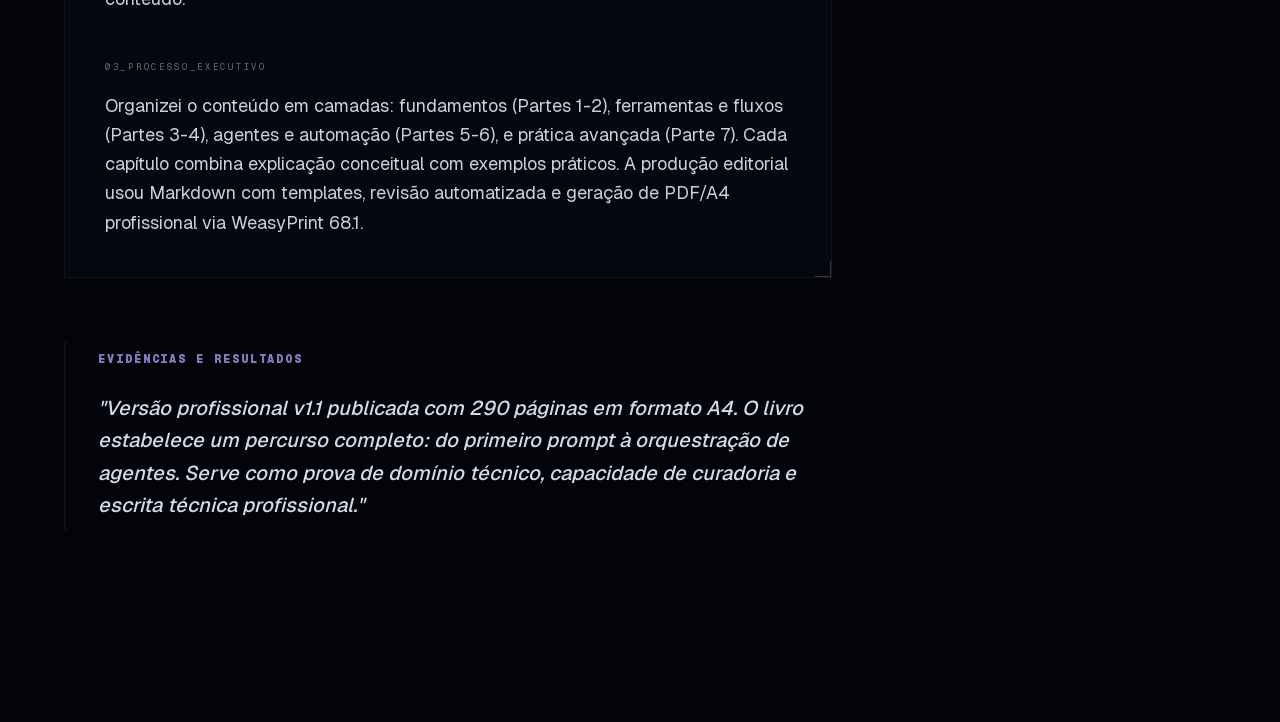
<file: projects/livro-llm-agentes/index.html>
<!DOCTYPE html><html lang="pt-BR" translate="no" class="geist_a71539c9-module__T19VSG__variable geist_mono_8d43a2aa-module__8Li5zG__variable notranslate h-full antialiased"><head><meta charSet="utf-8"/><meta name="viewport" content="width=device-width, initial-scale=1"/><link rel="preload" href="/_next/static/media/797e433ab948586e-s.p.0.q-h669a_dqa.woff2" as="font" crossorigin="" type="font/woff2"/><link rel="preload" href="/_next/static/media/caa3a2e1cccd8315-s.p.16t1db8_9y2o~.woff2" as="font" crossorigin="" type="font/woff2"/><link rel="preload" as="image" href="/project-livro-cover-960.webp"/><link rel="stylesheet" href="/_next/static/chunks/12eqcy9iph8if.css" data-precedence="next"/><link rel="preload" as="script" fetchPriority="low" href="/_next/static/chunks/11n40mn7j1~63.js"/><script src="/_next/static/chunks/0h2d7u7pw8jb6.js" async=""></script><script src="/_next/static/chunks/0ss2wcxd7g8xs.js" async=""></script><script src="/_next/static/chunks/0ljjnck5ohosw.js" async=""></script><script src="/_next/static/chunks/13.e57r-v69_p.js" async=""></script><script src="/_next/static/chunks/0.h~90f0sdwwn.js" async=""></script><script src="/_next/static/chunks/turbopack-0r7y1dw8263rt.js" async=""></script><script src="/_next/static/chunks/02noyhbm_2ves.js" async=""></script><script src="/_next/static/chunks/0db~xpz94m5nm.js" async=""></script><script src="/_next/static/chunks/0f~lzdw5puibt.js" async=""></script><script src="/_next/static/chunks/03vmb3if.8fyn.js" async=""></script><script src="/_next/static/chunks/0c-l1e7se64zc.js" async=""></script><script src="/_next/static/chunks/0-rhfuvsv3g99.js" async=""></script><script src="/_next/static/chunks/0.6jhrg5rk5az.js" async=""></script><meta name="next-size-adjust" content=""/><title>LLMs e Agentes de Código</title><meta name="description" content="Livro de 290 páginas com 7 partes, 26 capítulos e 3 apêndices que leva o leitor do zero — entendendo o que são LLMs — até fluxos profissionais com agentes de código e orquestração de tarefas complexas. Publicado em formato PDF/A4 profissional."/><meta name="application-name" content="WPM.OS"/><link rel="author" href="https://wpmsmartwonkey.me"/><meta name="author" content="Wallace Phillip Maclayne"/><meta name="keywords" content="Wallace Phillip Maclayne,WPM.OS,portfolio,creative developer,front-end,UX,motion design,WebGL,React,Next.js"/><meta name="creator" content="Wallace Phillip Maclayne"/><meta name="publisher" content="Wallace Phillip Maclayne"/><meta name="robots" content="index, follow"/><meta name="googlebot" content="index, follow, max-video-preview:-1, max-image-preview:large, max-snippet:-1"/><meta name="google" content="notranslate"/><link rel="canonical" href="https://wpmsmartwonkey.me/projects/livro-llm-agentes/"/><meta property="og:title" content="LLMs e Agentes de Código | WPM.OS - Wallace Phillip Maclayne"/><meta property="og:description" content="Livro de 290 páginas com 7 partes, 26 capítulos e 3 apêndices que leva o leitor do zero — entendendo o que são LLMs — até fluxos profissionais com agentes de código e orquestração de tarefas complexas. Publicado em formato PDF/A4 profissional."/><meta property="og:url" content="https://wpmsmartwonkey.me/projects/livro-llm-agentes/"/><meta property="og:image" content="https://wpmsmartwonkey.me/project-livro-cover-og.jpg"/><meta property="og:image:alt" content="LLMs e Agentes de Código cover"/><meta property="og:type" content="article"/><meta name="twitter:card" content="summary_large_image"/><meta name="twitter:title" content="LLMs e Agentes de Código | WPM.OS - Wallace Phillip Maclayne"/><meta name="twitter:description" content="Livro de 290 páginas com 7 partes, 26 capítulos e 3 apêndices que leva o leitor do zero — entendendo o que são LLMs — até fluxos profissionais com agentes de código e orquestração de tarefas complexas. Publicado em formato PDF/A4 profissional."/><meta name="twitter:image" content="https://wpmsmartwonkey.me/project-livro-cover-og.jpg"/><link rel="icon" href="/favicon.ico?favicon.0x3dzn~oxb6tn.ico" sizes="256x256" type="image/x-icon"/><script src="/_next/static/chunks/03~yq9q893hmn.js" noModule=""></script></head><body translate="no" class="notranslate min-h-full bg-wpm-black text-wpm-white"><div hidden=""><!--$--><!--/$--></div><a href="#main-content" class="sr-only focus:not-sr-only focus:fixed focus:top-3 focus:left-3 focus:z-[60] font-mono text-xs text-wpm-cyan bg-wpm-black border border-wpm-purple/30 px-4 py-2 rounded-sm focus:outline-none focus:ring-2 focus:ring-wpm-purple/50 focus:ring-offset-2 focus:ring-offset-wpm-black">Ir para o conteúdo</a><script type="application/ld+json">{"@context":"https://schema.org","@type":"Person","name":"Wallace Phillip Maclayne","url":"https://wpmsmartwonkey.me","jobTitle":"Commercial Manager / Marketing Technologist","description":"Interactive portfolio system by Wallace Phillip Maclayne, combining product thinking, operations, UX, and web systems built from real constraints.","sameAs":["https://github.com/acewallthemac","https://www.linkedin.com/in/wpmaclayne/"],"knowsAbout":["Gestão de Equipes","Negociação Comercial","Trade Marketing","Visual Merchandising","Liderança Operacional","React","Next.js","TypeScript","Tailwind CSS","Supabase","PostgreSQL","PWA","Figma","UX Design","IA Generativa e LLMs","Testes Automatizados"],"mainEntityOfPage":"https://wpmsmartwonkey.me/"}</script><div class="min-h-screen bg-wpm-black relative"><div class="pointer-events-none fixed inset-0 z-0 opacity-[0.025]" style="background-image:linear-gradient(rgba(108,77,255,0.5) 1px, transparent 1px), linear-gradient(90deg, rgba(108,77,255,0.5) 1px, transparent 1px);background-size:80px 80px"></div><header class="fixed top-0 left-0 right-0 z-30 h-16 bg-[#050509]/90 backdrop-blur-xl border-b border-white/[0.08]"><div class="mx-auto h-full flex items-center justify-between px-6"><div class="flex items-center gap-6"><a class="flex items-center gap-3 group" href="/"><div class="relative flex h-9 w-9 items-center justify-center border border-wpm-cyan/30 bg-wpm-cyan/5"><div class="h-1.5 w-1.5 bg-wpm-cyan shadow-[0_0_8px_rgba(116,247,255,0.8)]"></div><div class="absolute top-0 left-0 h-1.5 w-1.5 border-t border-l border-wpm-cyan"></div><div class="absolute bottom-0 right-0 h-1.5 w-1.5 border-b border-r border-wpm-cyan"></div></div><div class="flex flex-col"><span class="font-mono text-[10px] font-black tracking-[0.3em] text-wpm-white leading-none">WPM.OS</span><span class="font-mono text-[7px] text-wpm-cyan/50 tracking-[0.2em] mt-1 uppercase">KERNEL_V1.0</span></div></a><div class="hidden h-10 w-px bg-white/10 sm:block"></div><div class="hidden flex-col sm:flex"><span class="font-mono text-[8px] uppercase tracking-[0.2em] text-wpm-muted">NODE_STATUS</span><div class="flex items-center gap-2"><div class="h-1 w-1 rounded-full bg-wpm-success animate-pulse"></div><span class="font-mono text-[10px] uppercase font-bold text-wpm-white/80">Biblioteca de Projetos</span></div></div></div><nav class="hidden lg:flex items-center h-full gap-1"><a class="relative flex items-center px-6 h-12 transition-all duration-300 group overflow-hidden
                               bg-wpm-cyan/[0.04] border border-wpm-cyan/20" href="/projects/"><div class="absolute top-0 left-0 h-1 w-1 border-t border-l transition-colors border-wpm-cyan"></div><div class="flex items-center gap-3 relative z-10"><div class="relative flex items-center justify-center"><div class="h-1.5 w-1.5 rounded-full transition-all duration-300 bg-wpm-cyan shadow-[0_0_10px_rgba(116,247,255,1)]"></div><div class="absolute h-1.5 w-1.5 rounded-full border border-wpm-cyan" style="opacity:0;transform:scale(0.8)"></div></div><div class="flex flex-col"><span class="font-mono text-[10px] font-bold tracking-[0.15em] uppercase transition-colors text-wpm-white">Biblioteca de Projetos</span><span class="font-mono text-[6px] tracking-widest text-white/10 uppercase group-hover:text-wpm-cyan/20 transition-colors">ID_SUBSYS_0<!-- -->1</span></div></div><div class="absolute inset-0 bg-gradient-to-tr from-transparent via-transparent to-white/[0.02] opacity-0 group-hover:opacity-100 transition-opacity"></div><div class="absolute bottom-0 left-2 right-2 h-0.5 bg-wpm-cyan shadow-[0_0_15px_rgba(116,247,255,0.8)]"></div></a><a class="relative flex items-center px-6 h-12 transition-all duration-300 group overflow-hidden
                               border border-white/5 hover:border-white/20 hover:bg-white/[0.02]" href="/about/"><div class="absolute top-0 left-0 h-1 w-1 border-t border-l transition-colors border-white/10"></div><div class="flex items-center gap-3 relative z-10"><div class="relative flex items-center justify-center"><div class="h-1.5 w-1.5 rounded-full transition-all duration-300 bg-white/10 group-hover:bg-wpm-cyan/40"></div></div><div class="flex flex-col"><span class="font-mono text-[10px] font-bold tracking-[0.15em] uppercase transition-colors text-wpm-muted group-hover:text-wpm-white">Perfil do Jogador</span><span class="font-mono text-[6px] tracking-widest text-white/10 uppercase group-hover:text-wpm-cyan/20 transition-colors">ID_SUBSYS_0<!-- -->2</span></div></div><div class="absolute inset-0 bg-gradient-to-tr from-transparent via-transparent to-white/[0.02] opacity-0 group-hover:opacity-100 transition-opacity"></div></a><a class="relative flex items-center px-6 h-12 transition-all duration-300 group overflow-hidden
                               border border-white/5 hover:border-white/20 hover:bg-white/[0.02]" href="/skills/"><div class="absolute top-0 left-0 h-1 w-1 border-t border-l transition-colors border-white/10"></div><div class="flex items-center gap-3 relative z-10"><div class="relative flex items-center justify-center"><div class="h-1.5 w-1.5 rounded-full transition-all duration-300 bg-white/10 group-hover:bg-wpm-cyan/40"></div></div><div class="flex flex-col"><span class="font-mono text-[10px] font-bold tracking-[0.15em] uppercase transition-colors text-wpm-muted group-hover:text-wpm-white">Arvore de Skills</span><span class="font-mono text-[6px] tracking-widest text-white/10 uppercase group-hover:text-wpm-cyan/20 transition-colors">ID_SUBSYS_0<!-- -->3</span></div></div><div class="absolute inset-0 bg-gradient-to-tr from-transparent via-transparent to-white/[0.02] opacity-0 group-hover:opacity-100 transition-opacity"></div></a><a class="relative flex items-center px-6 h-12 transition-all duration-300 group overflow-hidden
                               border border-white/5 hover:border-white/20 hover:bg-white/[0.02]" href="/resume/"><div class="absolute top-0 left-0 h-1 w-1 border-t border-l transition-colors border-white/10"></div><div class="flex items-center gap-3 relative z-10"><div class="relative flex items-center justify-center"><div class="h-1.5 w-1.5 rounded-full transition-all duration-300 bg-white/10 group-hover:bg-wpm-cyan/40"></div></div><div class="flex flex-col"><span class="font-mono text-[10px] font-bold tracking-[0.15em] uppercase transition-colors text-wpm-muted group-hover:text-wpm-white">Save de Carreira</span><span class="font-mono text-[6px] tracking-widest text-white/10 uppercase group-hover:text-wpm-cyan/20 transition-colors">ID_SUBSYS_0<!-- -->4</span></div></div><div class="absolute inset-0 bg-gradient-to-tr from-transparent via-transparent to-white/[0.02] opacity-0 group-hover:opacity-100 transition-opacity"></div></a><a class="relative flex items-center px-6 h-12 transition-all duration-300 group overflow-hidden
                               border border-white/5 hover:border-white/20 hover:bg-white/[0.02]" href="/lab/"><div class="absolute top-0 left-0 h-1 w-1 border-t border-l transition-colors border-white/10"></div><div class="flex items-center gap-3 relative z-10"><div class="relative flex items-center justify-center"><div class="h-1.5 w-1.5 rounded-full transition-all duration-300 bg-white/10 group-hover:bg-wpm-cyan/40"></div></div><div class="flex flex-col"><span class="font-mono text-[10px] font-bold tracking-[0.15em] uppercase transition-colors text-wpm-muted group-hover:text-wpm-white">Laboratorio Experimental</span><span class="font-mono text-[6px] tracking-widest text-white/10 uppercase group-hover:text-wpm-cyan/20 transition-colors">ID_SUBSYS_0<!-- -->5</span></div></div><div class="absolute inset-0 bg-gradient-to-tr from-transparent via-transparent to-white/[0.02] opacity-0 group-hover:opacity-100 transition-opacity"></div></a><a class="relative flex items-center px-6 h-12 transition-all duration-300 group overflow-hidden
                               border border-white/5 hover:border-white/20 hover:bg-white/[0.02]" href="/specs/"><div class="absolute top-0 left-0 h-1 w-1 border-t border-l transition-colors border-white/10"></div><div class="flex items-center gap-3 relative z-10"><div class="relative flex items-center justify-center"><div class="h-1.5 w-1.5 rounded-full transition-all duration-300 bg-white/10 group-hover:bg-wpm-cyan/40"></div></div><div class="flex flex-col"><span class="font-mono text-[10px] font-bold tracking-[0.15em] uppercase transition-colors text-wpm-muted group-hover:text-wpm-white">Especificações do Sistema</span><span class="font-mono text-[6px] tracking-widest text-white/10 uppercase group-hover:text-wpm-cyan/20 transition-colors">ID_SUBSYS_0<!-- -->6</span></div></div><div class="absolute inset-0 bg-gradient-to-tr from-transparent via-transparent to-white/[0.02] opacity-0 group-hover:opacity-100 transition-opacity"></div></a><a class="relative flex items-center px-6 h-12 transition-all duration-300 group overflow-hidden
                               border border-white/5 hover:border-white/20 hover:bg-white/[0.02]" href="/contact/"><div class="absolute top-0 left-0 h-1 w-1 border-t border-l transition-colors border-white/10"></div><div class="flex items-center gap-3 relative z-10"><div class="relative flex items-center justify-center"><div class="h-1.5 w-1.5 rounded-full transition-all duration-300 bg-white/10 group-hover:bg-wpm-cyan/40"></div></div><div class="flex flex-col"><span class="font-mono text-[10px] font-bold tracking-[0.15em] uppercase transition-colors text-wpm-muted group-hover:text-wpm-white">Enviar Sinal</span><span class="font-mono text-[6px] tracking-widest text-white/10 uppercase group-hover:text-wpm-cyan/20 transition-colors">ID_SUBSYS_0<!-- -->7</span></div></div><div class="absolute inset-0 bg-gradient-to-tr from-transparent via-transparent to-white/[0.02] opacity-0 group-hover:opacity-100 transition-opacity"></div></a></nav><button class="lg:hidden flex items-center gap-4 px-5 py-2 border border-wpm-cyan/20 bg-wpm-cyan/[0.03] active:bg-wpm-cyan/[0.1] transition-all"><div class="flex flex-col gap-1.5"><div class="h-0.5 w-5 bg-wpm-cyan shadow-[0_0_5px_rgba(116,247,255,0.5)]"></div><div class="h-0.5 w-3 bg-wpm-cyan shadow-[0_0_5px_rgba(116,247,255,0.5)]"></div></div><span class="font-mono text-[10px] uppercase font-black tracking-[0.2em] text-wpm-cyan">Modules</span></button></div></header><footer class="fixed bottom-0 left-0 right-0 z-30 hidden h-10 items-center justify-between border-t border-white/[0.08] bg-[#050509]/90 px-6 backdrop-blur-md md:flex"><div class="flex items-center gap-4"><div class="h-2 w-2 rounded-full bg-wpm-success shadow-[0_0_8px_rgba(91,255,199,0.5)]"></div><span class="font-mono text-[9px] text-wpm-white/60 uppercase tracking-widest font-bold">Wallace Phillip Maclayne<!-- --> <span class="text-wpm-cyan/40">USER_AUTH_OK</span></span></div><div class="flex items-center gap-6"><div class="flex items-center gap-2"><span class="font-mono text-[9px] text-wpm-muted uppercase">SYSTEM_STATE:</span><span class="font-mono text-[9px] text-wpm-success font-bold uppercase tracking-widest italic animate-pulse">OPERATIONAL</span></div><span class="font-mono text-[9px] text-wpm-muted border-l border-white/10 pl-6">TECLE <span class="text-wpm-white font-bold">[ESC]</span> PARA RETORNAR</span></div></footer><main id="main-content" tabindex="-1" class="pt-16 pb-16 min-h-screen focus:outline-none relative z-10"><div class="relative w-full overflow-hidden"><div class="w-full" style="opacity:1;transform:none"><div class="relative min-h-screen bg-[#02040a] px-4 py-8 pb-32 md:px-8 lg:px-12"><div class="pointer-events-none fixed inset-0 z-0 opacity-10" style="background:radial-gradient(circle at 50% 0%, #F59E0B, transparent 50%)"></div><div class="mx-auto max-w-6xl relative z-10"><div class="mb-12 flex items-center justify-between border-b border-white/5 pb-4"><a class="group flex items-center gap-3 font-mono text-[10px] uppercase tracking-[0.2em] text-wpm-muted transition-colors hover:text-wpm-cyan" href="/console/"><span class="border border-white/10 px-1.5 py-0.5 group-hover:border-wpm-cyan/40">ESC</span><span>Retornar ao Command Deck</span></a><div class="flex items-center gap-4 font-mono text-[9px] text-wpm-muted uppercase tracking-[0.15em]"><span>Artifact_ID: <span style="color:#F59E0B">LIVRO-LLM-AGENTES</span></span><span class="hidden md:inline">Ver: 2.1.0</span></div></div><header class="mb-16"><div class="flex flex-wrap items-center gap-3 mb-8"><span class="border px-2 py-0.5 font-mono text-[9px] uppercase tracking-widest font-bold" style="color:#F59E0B;border-color:#F59E0B40;background-color:#F59E0B08">Publicação</span><span class="font-mono text-[10px] text-wpm-muted uppercase tracking-[0.2em]">Deploy_Year: <!-- -->2026</span><div class="h-1 w-1 rounded-full bg-white/20"></div><span class="font-mono text-[10px] text-wpm-success uppercase tracking-[0.2em] font-bold">Completed</span></div><h1 class="font-sans text-5xl md:text-7xl lg:text-9xl font-black uppercase italic tracking-tighter text-wpm-white mb-6 wpm-glitch leading-[0.85]" data-text="LLMs e Agentes de Código">LLMs e Agentes de Código</h1><p class="max-w-3xl text-xl md:text-2xl font-medium leading-relaxed text-wpm-text-secondary border-l-4 pl-6" style="border-color:#F59E0B60">Do zero ao fluxo profissional com inteligência artificial</p></header><div class="relative w-full aspect-[21/9] mb-20 overflow-hidden border border-white/10 bg-black/40 group shadow-2xl"><div class="absolute inset-0 z-10 pointer-events-none bg-[linear-gradient(rgba(255,255,255,0.02)_1px,transparent_1px)] bg-[size:100%_4px]" aria-hidden="true"></div><img alt="LLMs e Agentes de Código cover" decoding="async" data-nimg="fill" class="object-cover opacity-80 group-hover:scale-105 transition-transform duration-700" style="position:absolute;height:100%;width:100%;left:0;top:0;right:0;bottom:0;color:transparent" src="/project-livro-cover-960.webp"/><div class="absolute inset-0 bg-gradient-to-t from-[#02040a] via-transparent to-transparent"></div><div class="absolute bottom-6 left-6 z-20 flex flex-col gap-1"><span class="font-mono text-[8px] uppercase tracking-[0.4em] text-white/40">Visual_Capture_Ref</span><span class="font-mono text-[10px] uppercase font-bold text-white/90">IMG_SOURCE_STABLE</span></div></div><div class="grid gap-16 lg:grid-cols-[1fr_320px]"><main class="space-y-16"><section class="relative border border-white/5 bg-[#0a0d14]/40 p-8 md:p-10"><div class="absolute top-0 left-0 h-4 w-4 border-t border-l border-white/20"></div><div class="absolute bottom-0 right-0 h-4 w-4 border-b border-r border-white/20"></div><div class="flex items-center gap-3 mb-8"><div class="h-px w-8 bg-wpm-cyan/40"></div><h2 class="wpm-section-title !text-[12px] opacity-100 uppercase font-black italic">Análise de Operação</h2></div><div class="space-y-12"><div><p class="font-mono text-[9px] uppercase tracking-[0.3em] text-wpm-muted mb-4">01_O Problema</p><p class="font-sans text-lg leading-relaxed text-wpm-text-secondary">Profissionais de tecnologia e operações enfrentam uma barreira de entrada no uso de IA: documentação dispersa, tutoriais rasos, falta de um caminho estruturado do básico ao avançado. A maioria dos recursos ou é técnica demais para iniciantes ou superficial demais para uso profissional.</p></div><div><p class="font-mono text-[9px] uppercase tracking-[0.3em] text-wpm-muted mb-4">02_A Solução</p><p class="font-sans text-lg leading-relaxed text-wpm-text-secondary">Escrevi um livro de 290 páginas com 7 partes, 26 capítulos e 3 apêndices que leva o leitor do zero — entendendo o que são LLMs — até fluxos profissionais com agentes de código e orquestração de tarefas complexas. A estrutura progressiva permite que tanto iniciantes quanto profissionais avançados encontrem valor no conteúdo.</p></div><div><p class="font-mono text-[9px] uppercase tracking-[0.3em] text-wpm-muted mb-4">03_Processo_Executivo</p><p class="font-sans text-lg leading-relaxed text-wpm-text-secondary">Organizei o conteúdo em camadas: fundamentos (Partes 1-2), ferramentas e fluxos (Partes 3-4), agentes e automação (Partes 5-6), e prática avançada (Parte 7). Cada capítulo combina explicação conceitual com exemplos práticos. A produção editorial usou Markdown com templates, revisão automatizada e geração de PDF/A4 profissional via WeasyPrint 68.1.</p></div></div></section><section class="border-l-2 border-white/5 pl-8 py-2"><div class="flex items-center gap-3 mb-6"><h2 class="wpm-section-title !text-[12px] opacity-80 uppercase font-black">Evidências e Resultados</h2></div><p class="font-sans text-xl font-medium italic leading-relaxed text-wpm-white/90">&quot;<!-- -->Versão profissional v1.1 publicada com 290 páginas em formato A4. O livro estabelece um percurso completo: do primeiro prompt à orquestração de agentes. Serve como prova de domínio técnico, capacidade de curadoria e escrita técnica profissional.<!-- -->&quot;</p></section></main><aside class="space-y-8"><section class="border border-white/10 bg-white/[0.02] p-6"><p class="font-mono text-[10px] uppercase tracking-[0.2em] text-wpm-cyan mb-6 font-bold">Specs_Hardware</p><div class="space-y-6"><div><span class="font-mono text-[8px] uppercase tracking-widest text-wpm-muted block mb-2">SPECS_ROLE</span><p class="font-mono text-[11px] uppercase font-bold text-wpm-white/80">Autor + Curador Editorial</p></div><div class="h-px w-full bg-white/5"></div><div><span class="font-mono text-[8px] uppercase tracking-widest text-wpm-muted block mb-4">TECH_STACK_DUMP</span><div class="flex flex-wrap gap-2"><span class="border border-white/10 bg-white/[0.03] px-2 py-1 font-mono text-[9px] uppercase text-wpm-white/60">Escrita Técnica</span><span class="border border-white/10 bg-white/[0.03] px-2 py-1 font-mono text-[9px] uppercase text-wpm-white/60">Curadoria</span><span class="border border-white/10 bg-white/[0.03] px-2 py-1 font-mono text-[9px] uppercase text-wpm-white/60">IA/AI-Assisted</span><span class="border border-white/10 bg-white/[0.03] px-2 py-1 font-mono text-[9px] uppercase text-wpm-white/60">Documentação</span><span class="border border-white/10 bg-white/[0.03] px-2 py-1 font-mono text-[9px] uppercase text-wpm-white/60">WeasyPrint</span><span class="border border-white/10 bg-white/[0.03] px-2 py-1 font-mono text-[9px] uppercase text-wpm-white/60">Markdown</span><span class="border border-white/10 bg-white/[0.03] px-2 py-1 font-mono text-[9px] uppercase text-wpm-white/60">Git</span></div></div></div></section><section class="border border-wpm-cyan/20 bg-wpm-cyan/[0.02] p-6"><p class="font-mono text-[10px] uppercase tracking-[0.2em] text-wpm-cyan mb-6 font-bold">Protocolos_Acao</p><div class="flex flex-col gap-3"><a href="https://wphillipmaclayne.github.io/meu-livro-llm-agentes/site-apresentacao/" target="_blank" rel="noopener noreferrer" class="wpm-btn-ripple flex min-h-12 items-center justify-between border border-wpm-cyan/40 bg-wpm-cyan/[0.05] px-4 font-mono text-[10px] uppercase tracking-widest text-wpm-cyan transition-all hover:bg-wpm-cyan/10">Acessar Deploy <span class="opacity-50">01</span></a></div></section></aside></div></div></div></div></div></main><!--$!--><template data-dgst="BAILOUT_TO_CLIENT_SIDE_RENDERING"></template><!--/$--><a class="fixed bottom-14 right-6 z-40 flex h-14 w-14 items-center justify-center border border-wpm-cyan/40 bg-wpm-black/90 text-wpm-cyan shadow-[0_0_30px_rgba(116,247,255,0.2)] backdrop-blur-lg hover:bg-wpm-cyan hover:text-wpm-black transition-all active:scale-90 lg:hidden" aria-label="Voltar ao console" href="/console/"><span class="font-mono text-xl font-black italic">&lt;</span></a><div class="crt-overlay pointer-events-none"></div><div class="crt-vignette pointer-events-none"></div></div><!--$--><!--/$--><script src="/_next/static/chunks/11n40mn7j1~63.js" id="_R_" async=""></script><script>(self.__next_f=self.__next_f||[]).push([0])</script><script>self.__next_f.push([1,"1:\"$Sreact.fragment\"\n2:I[13862,[\"/_next/static/chunks/02noyhbm_2ves.js\",\"/_next/static/chunks/0db~xpz94m5nm.js\"],\"default\"]\n3:I[10357,[\"/_next/static/chunks/02noyhbm_2ves.js\",\"/_next/static/chunks/0db~xpz94m5nm.js\",\"/_next/static/chunks/0f~lzdw5puibt.js\"],\"default\"]\n4:I[73043,[\"/_next/static/chunks/02noyhbm_2ves.js\",\"/_next/static/chunks/0db~xpz94m5nm.js\"],\"default\"]\n5:I[76210,[\"/_next/static/chunks/02noyhbm_2ves.js\",\"/_next/static/chunks/0db~xpz94m5nm.js\",\"/_next/static/chunks/03vmb3if.8fyn.js\",\"/_next/static/chunks/0c-l1e7se64zc.js\"],\"default\"]\n6:I[58080,[\"/_next/static/chunks/02noyhbm_2ves.js\",\"/_next/static/chunks/0db~xpz94m5nm.js\"],\"default\"]\n8:I[64690,[\"/_next/static/chunks/02noyhbm_2ves.js\",\"/_next/static/chunks/0db~xpz94m5nm.js\"],\"OutletBoundary\"]\n9:\"$Sreact.suspense\"\nc:I[64690,[\"/_next/static/chunks/02noyhbm_2ves.js\",\"/_next/static/chunks/0db~xpz94m5nm.js\"],\"ViewportBoundary\"]\ne:I[64690,[\"/_next/static/chunks/02noyhbm_2ves.js\",\"/_next/static/chunks/0db~xpz94m5nm.js\"],\"MetadataBoundary\"]\n10:I[49449,[\"/_next/static/chunks/02noyhbm_2ves.js\",\"/_next/static/chunks/0db~xpz94m5nm.js\",\"/_next/static/chunks/0-rhfuvsv3g99.js\"],\"default\"]\n:HL[\"/_next/static/chunks/12eqcy9iph8if.css\",\"style\"]\n:HL[\"/_next/static/media/797e433ab948586e-s.p.0.q-h669a_dqa.woff2\",\"font\",{\"crossOrigin\":\"\",\"type\":\"font/woff2\"}]\n:HL[\"/_next/static/media/caa3a2e1cccd8315-s.p.16t1db8_9y2o~.woff2\",\"font\",{\"crossOrigin\":\"\",\"type\":\"font/woff2\"}]\n"])</script><script>self.__next_f.push([1,"0:{\"P\":null,\"c\":[\"\",\"projects\",\"livro-llm-agentes\",\"\"],\"q\":\"\",\"i\":false,\"f\":[[[\"\",{\"children\":[\"projects\",{\"children\":[[\"slug\",\"livro-llm-agentes\",\"d\",null],{\"children\":[\"__PAGE__\",{}]}]}]},\"$undefined\",\"$undefined\",16],[[\"$\",\"$1\",\"c\",{\"children\":[[[\"$\",\"link\",\"0\",{\"rel\":\"stylesheet\",\"href\":\"/_next/static/chunks/12eqcy9iph8if.css\",\"precedence\":\"next\",\"crossOrigin\":\"$undefined\",\"nonce\":\"$undefined\"}],[\"$\",\"script\",\"script-0\",{\"src\":\"/_next/static/chunks/02noyhbm_2ves.js\",\"async\":true,\"nonce\":\"$undefined\"}],[\"$\",\"script\",\"script-1\",{\"src\":\"/_next/static/chunks/0db~xpz94m5nm.js\",\"async\":true,\"nonce\":\"$undefined\"}]],[\"$\",\"html\",null,{\"lang\":\"pt-BR\",\"translate\":\"no\",\"className\":\"geist_a71539c9-module__T19VSG__variable geist_mono_8d43a2aa-module__8Li5zG__variable notranslate h-full antialiased\",\"children\":[\"$\",\"body\",null,{\"translate\":\"no\",\"className\":\"notranslate min-h-full bg-wpm-black text-wpm-white\",\"children\":[[\"$\",\"a\",null,{\"href\":\"#main-content\",\"className\":\"sr-only focus:not-sr-only focus:fixed focus:top-3 focus:left-3 focus:z-[60] font-mono text-xs text-wpm-cyan bg-wpm-black border border-wpm-purple/30 px-4 py-2 rounded-sm focus:outline-none focus:ring-2 focus:ring-wpm-purple/50 focus:ring-offset-2 focus:ring-offset-wpm-black\",\"children\":\"Ir para o conteúdo\"}],[\"$\",\"script\",null,{\"type\":\"application/ld+json\",\"children\":\"{\\\"@context\\\":\\\"https://schema.org\\\",\\\"@type\\\":\\\"Person\\\",\\\"name\\\":\\\"Wallace Phillip Maclayne\\\",\\\"url\\\":\\\"https://wpmsmartwonkey.me\\\",\\\"jobTitle\\\":\\\"Commercial Manager / Marketing Technologist\\\",\\\"description\\\":\\\"Interactive portfolio system by Wallace Phillip Maclayne, combining product thinking, operations, UX, and web systems built from real constraints.\\\",\\\"sameAs\\\":[\\\"https://github.com/acewallthemac\\\",\\\"https://www.linkedin.com/in/wpmaclayne/\\\"],\\\"knowsAbout\\\":[\\\"Gestão de Equipes\\\",\\\"Negociação Comercial\\\",\\\"Trade Marketing\\\",\\\"Visual Merchandising\\\",\\\"Liderança Operacional\\\",\\\"React\\\",\\\"Next.js\\\",\\\"TypeScript\\\",\\\"Tailwind CSS\\\",\\\"Supabase\\\",\\\"PostgreSQL\\\",\\\"PWA\\\",\\\"Figma\\\",\\\"UX Design\\\",\\\"IA Generativa e LLMs\\\",\\\"Testes Automatizados\\\"],\\\"mainEntityOfPage\\\":\\\"https://wpmsmartwonkey.me/\\\"}\"}],[\"$\",\"$L2\",null,{\"parallelRouterKey\":\"children\",\"error\":\"$3\",\"errorStyles\":[],\"errorScripts\":[[\"$\",\"script\",\"script-0\",{\"src\":\"/_next/static/chunks/0f~lzdw5puibt.js\",\"async\":true}]],\"template\":[\"$\",\"$L4\",null,{}],\"templateStyles\":\"$undefined\",\"templateScripts\":\"$undefined\",\"notFound\":[[\"$\",\"$L5\",null,{}],[]],\"forbidden\":\"$undefined\",\"unauthorized\":\"$undefined\"}],[\"$\",\"$L6\",null,{}]]}]}]]}],{\"children\":[[\"$\",\"$1\",\"c\",{\"children\":[null,[\"$\",\"$L2\",null,{\"parallelRouterKey\":\"children\",\"error\":\"$undefined\",\"errorStyles\":\"$undefined\",\"errorScripts\":\"$undefined\",\"template\":[\"$\",\"$L4\",null,{}],\"templateStyles\":\"$undefined\",\"templateScripts\":\"$undefined\",\"notFound\":\"$undefined\",\"forbidden\":\"$undefined\",\"unauthorized\":\"$undefined\"}]]}],{\"children\":[[\"$\",\"$1\",\"c\",{\"children\":[null,[\"$\",\"$L2\",null,{\"parallelRouterKey\":\"children\",\"error\":\"$undefined\",\"errorStyles\":\"$undefined\",\"errorScripts\":\"$undefined\",\"template\":[\"$\",\"$L4\",null,{}],\"templateStyles\":\"$undefined\",\"templateScripts\":\"$undefined\",\"notFound\":\"$undefined\",\"forbidden\":\"$undefined\",\"unauthorized\":\"$undefined\"}]]}],{\"children\":[[\"$\",\"$1\",\"c\",{\"children\":[\"$L7\",[[\"$\",\"script\",\"script-0\",{\"src\":\"/_next/static/chunks/0.6jhrg5rk5az.js\",\"async\":true,\"nonce\":\"$undefined\"}],[\"$\",\"script\",\"script-1\",{\"src\":\"/_next/static/chunks/0c-l1e7se64zc.js\",\"async\":true,\"nonce\":\"$undefined\"}]],[\"$\",\"$L8\",null,{\"children\":[\"$\",\"$9\",null,{\"name\":\"Next.MetadataOutlet\",\"children\":\"$@a\"}]}]]}],{},null,false,null]},null,false,\"$@b\"]},null,false,null]},null,false,null],[\"$\",\"$1\",\"h\",{\"children\":[null,[\"$\",\"$Lc\",null,{\"children\":\"$Ld\"}],[\"$\",\"div\",null,{\"hidden\":true,\"children\":[\"$\",\"$Le\",null,{\"children\":[\"$\",\"$9\",null,{\"name\":\"Next.Metadata\",\"children\":\"$Lf\"}]}]}],[\"$\",\"meta\",null,{\"name\":\"next-size-adjust\",\"content\":\"\"}]]}],false]],\"m\":\"$undefined\",\"G\":[\"$10\",[[\"$\",\"link\",\"0\",{\"rel\":\"stylesheet\",\"href\":\"/_next/static/chunks/12eqcy9iph8if.css\",\"precedence\":\"next\",\"crossOrigin\":\"$undefined\",\"nonce\":\"$undefined\"}]]],\"S\":true,\"h\":null,\"s\":\"$undefined\",\"l\":\"$undefined\",\"p\":\"$undefined\",\"d\":\"$undefined\",\"b\":\"dKsdw8HbYvzYkblWJy-wK\"}\n"])</script><script>self.__next_f.push([1,"11:[]\nb:\"$W11\"\n"])</script><script>self.__next_f.push([1,"12:I[81613,[\"/_next/static/chunks/02noyhbm_2ves.js\",\"/_next/static/chunks/0db~xpz94m5nm.js\",\"/_next/static/chunks/0.6jhrg5rk5az.js\",\"/_next/static/chunks/0c-l1e7se64zc.js\"],\"default\"]\n13:I[85079,[\"/_next/static/chunks/02noyhbm_2ves.js\",\"/_next/static/chunks/0db~xpz94m5nm.js\",\"/_next/static/chunks/0.6jhrg5rk5az.js\",\"/_next/static/chunks/0c-l1e7se64zc.js\"],\"\"]\n14:I[60234,[\"/_next/static/chunks/02noyhbm_2ves.js\",\"/_next/static/chunks/0db~xpz94m5nm.js\",\"/_next/static/chunks/0.6jhrg5rk5az.js\",\"/_next/static/chunks/0c-l1e7se64zc.js\"],\"Image\"]\n"])</script><script>self.__next_f.push([1,"7:[\"$\",\"$L12\",null,{\"mode\":\"page\",\"showNav\":true,\"children\":[\"$\",\"div\",null,{\"className\":\"relative min-h-screen bg-[#02040a] px-4 py-8 pb-32 md:px-8 lg:px-12\",\"children\":[[\"$\",\"div\",null,{\"className\":\"pointer-events-none fixed inset-0 z-0 opacity-10\",\"style\":{\"background\":\"radial-gradient(circle at 50% 0%, #F59E0B, transparent 50%)\"}}],[\"$\",\"div\",null,{\"className\":\"mx-auto max-w-6xl relative z-10\",\"children\":[[\"$\",\"div\",null,{\"className\":\"mb-12 flex items-center justify-between border-b border-white/5 pb-4\",\"children\":[[\"$\",\"$L13\",null,{\"href\":\"/console\",\"className\":\"group flex items-center gap-3 font-mono text-[10px] uppercase tracking-[0.2em] text-wpm-muted transition-colors hover:text-wpm-cyan\",\"children\":[[\"$\",\"span\",null,{\"className\":\"border border-white/10 px-1.5 py-0.5 group-hover:border-wpm-cyan/40\",\"children\":\"ESC\"}],[\"$\",\"span\",null,{\"children\":\"Retornar ao Command Deck\"}]]}],[\"$\",\"div\",null,{\"className\":\"flex items-center gap-4 font-mono text-[9px] text-wpm-muted uppercase tracking-[0.15em]\",\"children\":[[\"$\",\"span\",null,{\"children\":[\"Artifact_ID: \",[\"$\",\"span\",null,{\"style\":{\"color\":\"#F59E0B\"},\"children\":\"LIVRO-LLM-AGENTES\"}]]}],[\"$\",\"span\",null,{\"className\":\"hidden md:inline\",\"children\":\"Ver: 2.1.0\"}]]}]]}],[\"$\",\"header\",null,{\"className\":\"mb-16\",\"children\":[[\"$\",\"div\",null,{\"className\":\"flex flex-wrap items-center gap-3 mb-8\",\"children\":[[\"$\",\"span\",null,{\"className\":\"border px-2 py-0.5 font-mono text-[9px] uppercase tracking-widest font-bold\",\"style\":{\"color\":\"#F59E0B\",\"borderColor\":\"#F59E0B40\",\"backgroundColor\":\"#F59E0B08\"},\"children\":\"Publicação\"}],[\"$\",\"span\",null,{\"className\":\"font-mono text-[10px] text-wpm-muted uppercase tracking-[0.2em]\",\"children\":[\"Deploy_Year: \",2026]}],[\"$\",\"div\",null,{\"className\":\"h-1 w-1 rounded-full bg-white/20\"}],[\"$\",\"span\",null,{\"className\":\"font-mono text-[10px] text-wpm-success uppercase tracking-[0.2em] font-bold\",\"children\":\"Completed\"}]]}],[\"$\",\"h1\",null,{\"className\":\"font-sans text-5xl md:text-7xl lg:text-9xl font-black uppercase italic tracking-tighter text-wpm-white mb-6 wpm-glitch leading-[0.85]\",\"data-text\":\"LLMs e Agentes de Código\",\"children\":\"LLMs e Agentes de Código\"}],[\"$\",\"p\",null,{\"className\":\"max-w-3xl text-xl md:text-2xl font-medium leading-relaxed text-wpm-text-secondary border-l-4 pl-6\",\"style\":{\"borderColor\":\"#F59E0B60\"},\"children\":\"Do zero ao fluxo profissional com inteligência artificial\"}]]}],[\"$\",\"div\",null,{\"className\":\"relative w-full aspect-[21/9] mb-20 overflow-hidden border border-white/10 bg-black/40 group shadow-2xl\",\"children\":[[\"$\",\"div\",null,{\"className\":\"absolute inset-0 z-10 pointer-events-none bg-[linear-gradient(rgba(255,255,255,0.02)_1px,transparent_1px)] bg-[size:100%_4px]\",\"aria-hidden\":\"true\"}],[\"$\",\"$L14\",null,{\"src\":\"/project-livro-cover-960.webp\",\"alt\":\"LLMs e Agentes de Código cover\",\"fill\":true,\"className\":\"object-cover opacity-80 group-hover:scale-105 transition-transform duration-700\",\"priority\":true,\"sizes\":\"100vw\"}],[\"$\",\"div\",null,{\"className\":\"absolute inset-0 bg-gradient-to-t from-[#02040a] via-transparent to-transparent\"}],[\"$\",\"div\",null,{\"className\":\"absolute bottom-6 left-6 z-20 flex flex-col gap-1\",\"children\":[[\"$\",\"span\",null,{\"className\":\"font-mono text-[8px] uppercase tracking-[0.4em] text-white/40\",\"children\":\"Visual_Capture_Ref\"}],[\"$\",\"span\",null,{\"className\":\"font-mono text-[10px] uppercase font-bold text-white/90\",\"children\":\"IMG_SOURCE_STABLE\"}]]}]]}],[\"$\",\"div\",null,{\"className\":\"grid gap-16 lg:grid-cols-[1fr_320px]\",\"children\":[[\"$\",\"main\",null,{\"className\":\"space-y-16\",\"children\":[[\"$\",\"section\",null,{\"className\":\"relative border border-white/5 bg-[#0a0d14]/40 p-8 md:p-10\",\"children\":[[\"$\",\"div\",null,{\"className\":\"absolute top-0 left-0 h-4 w-4 border-t border-l border-white/20\"}],[\"$\",\"div\",null,{\"className\":\"absolute bottom-0 right-0 h-4 w-4 border-b border-r border-white/20\"}],[\"$\",\"div\",null,{\"className\":\"flex items-center gap-3 mb-8\",\"children\":[[\"$\",\"div\",null,{\"className\":\"h-px w-8 bg-wpm-cyan/40\"}],[\"$\",\"h2\",null,{\"className\":\"wpm-section-title !text-[12px] opacity-100 uppercase font-black italic\",\"children\":\"Análise de Operação\"}]]}],\"$L15\"]}],\"$L16\"]}],\"$L17\"]}]]}]]}]}]\n"])</script><script>self.__next_f.push([1,"15:[\"$\",\"div\",null,{\"className\":\"space-y-12\",\"children\":[[\"$\",\"div\",null,{\"children\":[[\"$\",\"p\",null,{\"className\":\"font-mono text-[9px] uppercase tracking-[0.3em] text-wpm-muted mb-4\",\"children\":\"01_O Problema\"}],[\"$\",\"p\",null,{\"className\":\"font-sans text-lg leading-relaxed text-wpm-text-secondary\",\"children\":\"Profissionais de tecnologia e operações enfrentam uma barreira de entrada no uso de IA: documentação dispersa, tutoriais rasos, falta de um caminho estruturado do básico ao avançado. A maioria dos recursos ou é técnica demais para iniciantes ou superficial demais para uso profissional.\"}]]}],[\"$\",\"div\",null,{\"children\":[[\"$\",\"p\",null,{\"className\":\"font-mono text-[9px] uppercase tracking-[0.3em] text-wpm-muted mb-4\",\"children\":\"02_A Solução\"}],[\"$\",\"p\",null,{\"className\":\"font-sans text-lg leading-relaxed text-wpm-text-secondary\",\"children\":\"Escrevi um livro de 290 páginas com 7 partes, 26 capítulos e 3 apêndices que leva o leitor do zero — entendendo o que são LLMs — até fluxos profissionais com agentes de código e orquestração de tarefas complexas. A estrutura progressiva permite que tanto iniciantes quanto profissionais avançados encontrem valor no conteúdo.\"}]]}],[\"$\",\"div\",null,{\"children\":[[\"$\",\"p\",null,{\"className\":\"font-mono text-[9px] uppercase tracking-[0.3em] text-wpm-muted mb-4\",\"children\":\"03_Processo_Executivo\"}],[\"$\",\"p\",null,{\"className\":\"font-sans text-lg leading-relaxed text-wpm-text-secondary\",\"children\":\"Organizei o conteúdo em camadas: fundamentos (Partes 1-2), ferramentas e fluxos (Partes 3-4), agentes e automação (Partes 5-6), e prática avançada (Parte 7). Cada capítulo combina explicação conceitual com exemplos práticos. A produção editorial usou Markdown com templates, revisão automatizada e geração de PDF/A4 profissional via WeasyPrint 68.1.\"}]]}]]}]\n"])</script><script>self.__next_f.push([1,"16:[\"$\",\"section\",null,{\"className\":\"border-l-2 border-white/5 pl-8 py-2\",\"children\":[[\"$\",\"div\",null,{\"className\":\"flex items-center gap-3 mb-6\",\"children\":[\"$\",\"h2\",null,{\"className\":\"wpm-section-title !text-[12px] opacity-80 uppercase font-black\",\"children\":\"Evidências e Resultados\"}]}],[\"$\",\"p\",null,{\"className\":\"font-sans text-xl font-medium italic leading-relaxed text-wpm-white/90\",\"children\":[\"\\\"\",\"Versão profissional v1.1 publicada com 290 páginas em formato A4. O livro estabelece um percurso completo: do primeiro prompt à orquestração de agentes. Serve como prova de domínio técnico, capacidade de curadoria e escrita técnica profissional.\",\"\\\"\"]}]]}]\n"])</script><script>self.__next_f.push([1,"17:[\"$\",\"aside\",null,{\"className\":\"space-y-8\",\"children\":[[\"$\",\"section\",null,{\"className\":\"border border-white/10 bg-white/[0.02] p-6\",\"children\":[[\"$\",\"p\",null,{\"className\":\"font-mono text-[10px] uppercase tracking-[0.2em] text-wpm-cyan mb-6 font-bold\",\"children\":\"Specs_Hardware\"}],[\"$\",\"div\",null,{\"className\":\"space-y-6\",\"children\":[[\"$\",\"div\",null,{\"children\":[[\"$\",\"span\",null,{\"className\":\"font-mono text-[8px] uppercase tracking-widest text-wpm-muted block mb-2\",\"children\":\"SPECS_ROLE\"}],[\"$\",\"p\",null,{\"className\":\"font-mono text-[11px] uppercase font-bold text-wpm-white/80\",\"children\":\"Autor + Curador Editorial\"}]]}],[\"$\",\"div\",null,{\"className\":\"h-px w-full bg-white/5\"}],[\"$\",\"div\",null,{\"children\":[[\"$\",\"span\",null,{\"className\":\"font-mono text-[8px] uppercase tracking-widest text-wpm-muted block mb-4\",\"children\":\"TECH_STACK_DUMP\"}],[\"$\",\"div\",null,{\"className\":\"flex flex-wrap gap-2\",\"children\":[[\"$\",\"span\",\"Escrita Técnica\",{\"className\":\"border border-white/10 bg-white/[0.03] px-2 py-1 font-mono text-[9px] uppercase text-wpm-white/60\",\"children\":\"Escrita Técnica\"}],[\"$\",\"span\",\"Curadoria\",{\"className\":\"border border-white/10 bg-white/[0.03] px-2 py-1 font-mono text-[9px] uppercase text-wpm-white/60\",\"children\":\"Curadoria\"}],[\"$\",\"span\",\"IA/AI-Assisted\",{\"className\":\"border border-white/10 bg-white/[0.03] px-2 py-1 font-mono text-[9px] uppercase text-wpm-white/60\",\"children\":\"IA/AI-Assisted\"}],[\"$\",\"span\",\"Documentação\",{\"className\":\"border border-white/10 bg-white/[0.03] px-2 py-1 font-mono text-[9px] uppercase text-wpm-white/60\",\"children\":\"Documentação\"}],[\"$\",\"span\",\"WeasyPrint\",{\"className\":\"border border-white/10 bg-white/[0.03] px-2 py-1 font-mono text-[9px] uppercase text-wpm-white/60\",\"children\":\"WeasyPrint\"}],[\"$\",\"span\",\"Markdown\",{\"className\":\"border border-white/10 bg-white/[0.03] px-2 py-1 font-mono text-[9px] uppercase text-wpm-white/60\",\"children\":\"Markdown\"}],[\"$\",\"span\",\"Git\",{\"className\":\"border border-white/10 bg-white/[0.03] px-2 py-1 font-mono text-[9px] uppercase text-wpm-white/60\",\"children\":\"Git\"}]]}]]}]]}]]}],[\"$\",\"section\",null,{\"className\":\"border border-wpm-cyan/20 bg-wpm-cyan/[0.02] p-6\",\"children\":[[\"$\",\"p\",null,{\"className\":\"font-mono text-[10px] uppercase tracking-[0.2em] text-wpm-cyan mb-6 font-bold\",\"children\":\"Protocolos_Acao\"}],[\"$\",\"div\",null,{\"className\":\"flex flex-col gap-3\",\"children\":[[\"$\",\"a\",null,{\"href\":\"https://wphillipmaclayne.github.io/meu-livro-llm-agentes/site-apresentacao/\",\"target\":\"_blank\",\"rel\":\"noopener noreferrer\",\"className\":\"wpm-btn-ripple flex min-h-12 items-center justify-between border border-wpm-cyan/40 bg-wpm-cyan/[0.05] px-4 font-mono text-[10px] uppercase tracking-widest text-wpm-cyan transition-all hover:bg-wpm-cyan/10\",\"children\":[\"Acessar Deploy \",[\"$\",\"span\",null,{\"className\":\"opacity-50\",\"children\":\"01\"}]]}],\"$undefined\",\"$undefined\"]}]]}]]}]\n"])</script><script>self.__next_f.push([1,"d:[[\"$\",\"meta\",\"0\",{\"charSet\":\"utf-8\"}],[\"$\",\"meta\",\"1\",{\"name\":\"viewport\",\"content\":\"width=device-width, initial-scale=1\"}]]\n"])</script><script>self.__next_f.push([1,"18:I[39561,[\"/_next/static/chunks/02noyhbm_2ves.js\",\"/_next/static/chunks/0db~xpz94m5nm.js\"],\"IconMark\"]\na:null\n"])</script><script>self.__next_f.push([1,"f:[[\"$\",\"title\",\"0\",{\"children\":\"LLMs e Agentes de Código\"}],[\"$\",\"meta\",\"1\",{\"name\":\"description\",\"content\":\"Livro de 290 páginas com 7 partes, 26 capítulos e 3 apêndices que leva o leitor do zero — entendendo o que são LLMs — até fluxos profissionais com agentes de código e orquestração de tarefas complexas. Publicado em formato PDF/A4 profissional.\"}],[\"$\",\"meta\",\"2\",{\"name\":\"application-name\",\"content\":\"WPM.OS\"}],[\"$\",\"link\",\"3\",{\"rel\":\"author\",\"href\":\"https://wpmsmartwonkey.me\"}],[\"$\",\"meta\",\"4\",{\"name\":\"author\",\"content\":\"Wallace Phillip Maclayne\"}],[\"$\",\"meta\",\"5\",{\"name\":\"keywords\",\"content\":\"Wallace Phillip Maclayne,WPM.OS,portfolio,creative developer,front-end,UX,motion design,WebGL,React,Next.js\"}],[\"$\",\"meta\",\"6\",{\"name\":\"creator\",\"content\":\"Wallace Phillip Maclayne\"}],[\"$\",\"meta\",\"7\",{\"name\":\"publisher\",\"content\":\"Wallace Phillip Maclayne\"}],[\"$\",\"meta\",\"8\",{\"name\":\"robots\",\"content\":\"index, follow\"}],[\"$\",\"meta\",\"9\",{\"name\":\"googlebot\",\"content\":\"index, follow, max-video-preview:-1, max-image-preview:large, max-snippet:-1\"}],[\"$\",\"meta\",\"10\",{\"name\":\"google\",\"content\":\"notranslate\"}],[\"$\",\"link\",\"11\",{\"rel\":\"canonical\",\"href\":\"https://wpmsmartwonkey.me/projects/livro-llm-agentes/\"}],[\"$\",\"meta\",\"12\",{\"property\":\"og:title\",\"content\":\"LLMs e Agentes de Código | WPM.OS - Wallace Phillip Maclayne\"}],[\"$\",\"meta\",\"13\",{\"property\":\"og:description\",\"content\":\"Livro de 290 páginas com 7 partes, 26 capítulos e 3 apêndices que leva o leitor do zero — entendendo o que são LLMs — até fluxos profissionais com agentes de código e orquestração de tarefas complexas. Publicado em formato PDF/A4 profissional.\"}],[\"$\",\"meta\",\"14\",{\"property\":\"og:url\",\"content\":\"https://wpmsmartwonkey.me/projects/livro-llm-agentes/\"}],[\"$\",\"meta\",\"15\",{\"property\":\"og:image\",\"content\":\"https://wpmsmartwonkey.me/project-livro-cover-og.jpg\"}],[\"$\",\"meta\",\"16\",{\"property\":\"og:image:alt\",\"content\":\"LLMs e Agentes de Código cover\"}],[\"$\",\"meta\",\"17\",{\"property\":\"og:type\",\"content\":\"article\"}],[\"$\",\"meta\",\"18\",{\"name\":\"twitter:card\",\"content\":\"summary_large_image\"}],[\"$\",\"meta\",\"19\",{\"name\":\"twitter:title\",\"content\":\"LLMs e Agentes de Código | WPM.OS - Wallace Phillip Maclayne\"}],[\"$\",\"meta\",\"20\",{\"name\":\"twitter:description\",\"content\":\"Livro de 290 páginas com 7 partes, 26 capítulos e 3 apêndices que leva o leitor do zero — entendendo o que são LLMs — até fluxos profissionais com agentes de código e orquestração de tarefas complexas. Publicado em formato PDF/A4 profissional.\"}],[\"$\",\"meta\",\"21\",{\"name\":\"twitter:image\",\"content\":\"https://wpmsmartwonkey.me/project-livro-cover-og.jpg\"}],[\"$\",\"link\",\"22\",{\"rel\":\"icon\",\"href\":\"/favicon.ico?favicon.0x3dzn~oxb6tn.ico\",\"sizes\":\"256x256\",\"type\":\"image/x-icon\"}],[\"$\",\"$L18\",\"23\",{}]]\n"])</script></body></html>
</file>
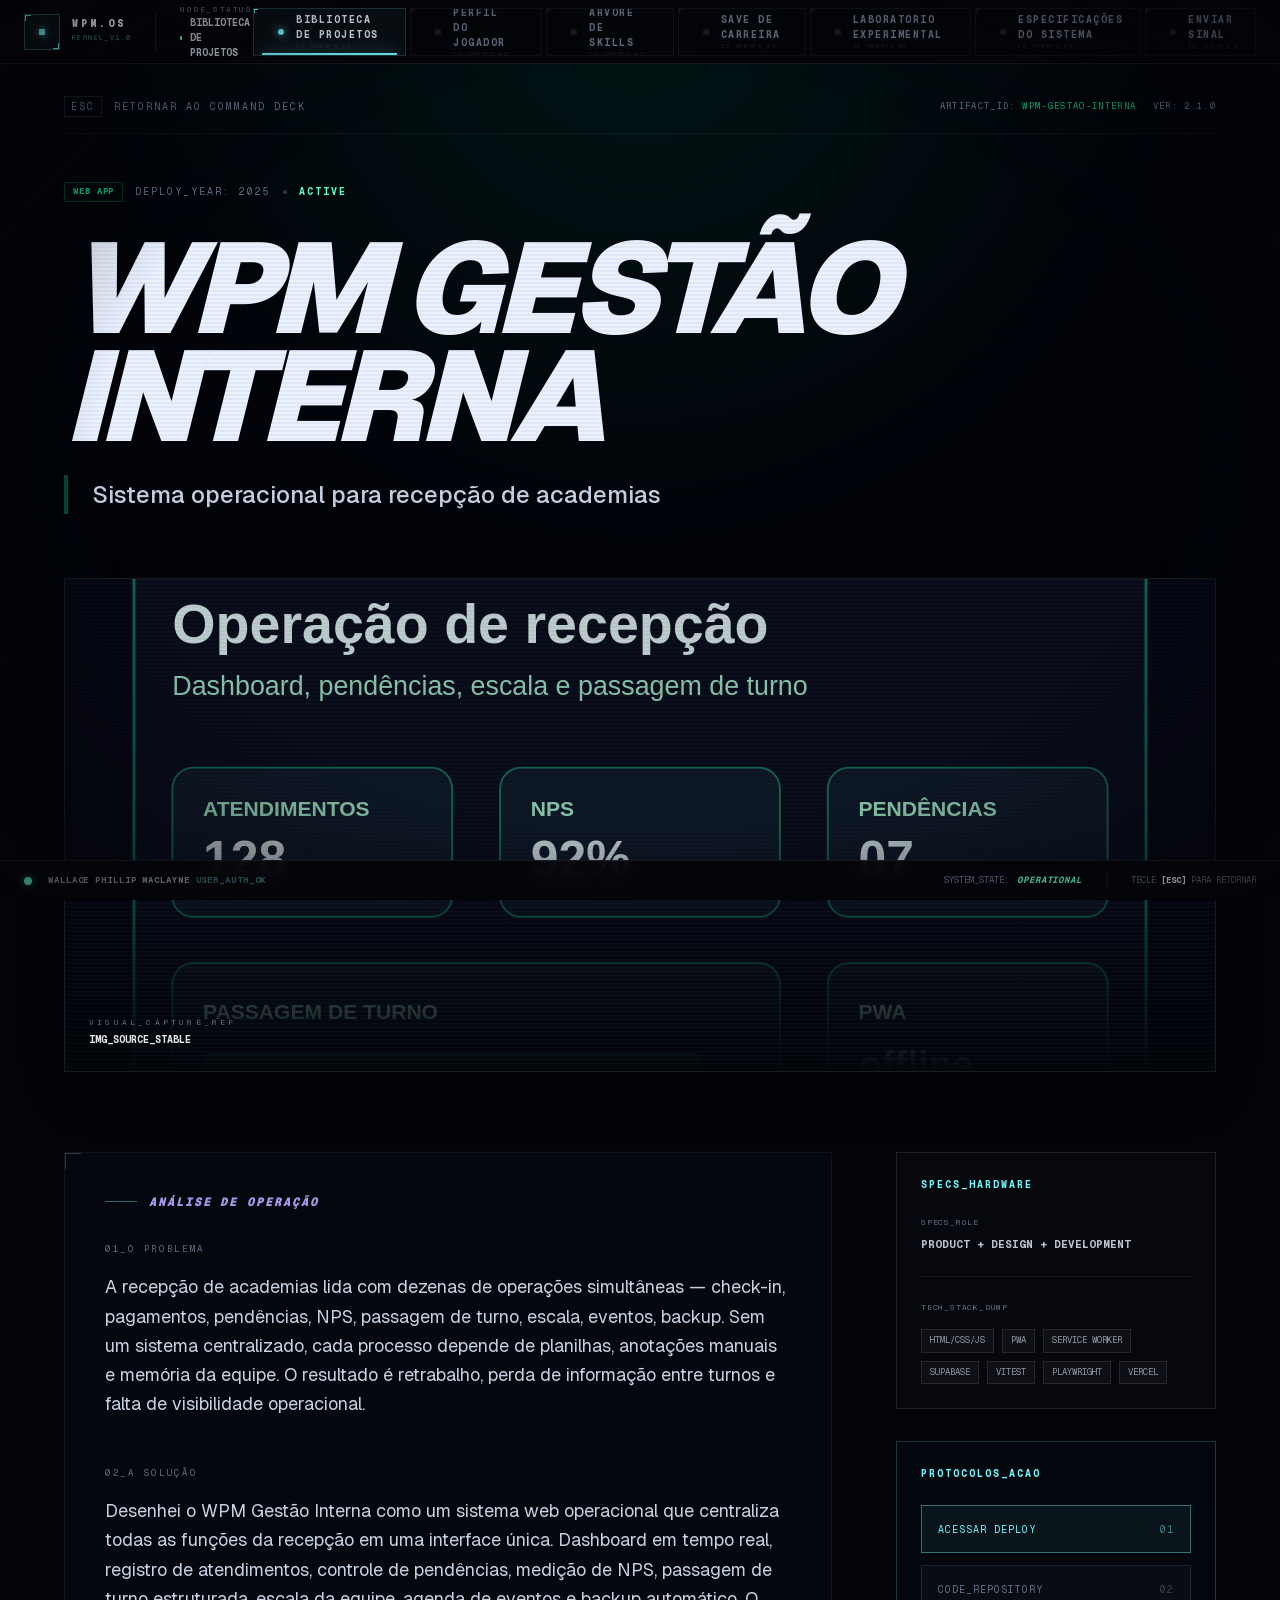
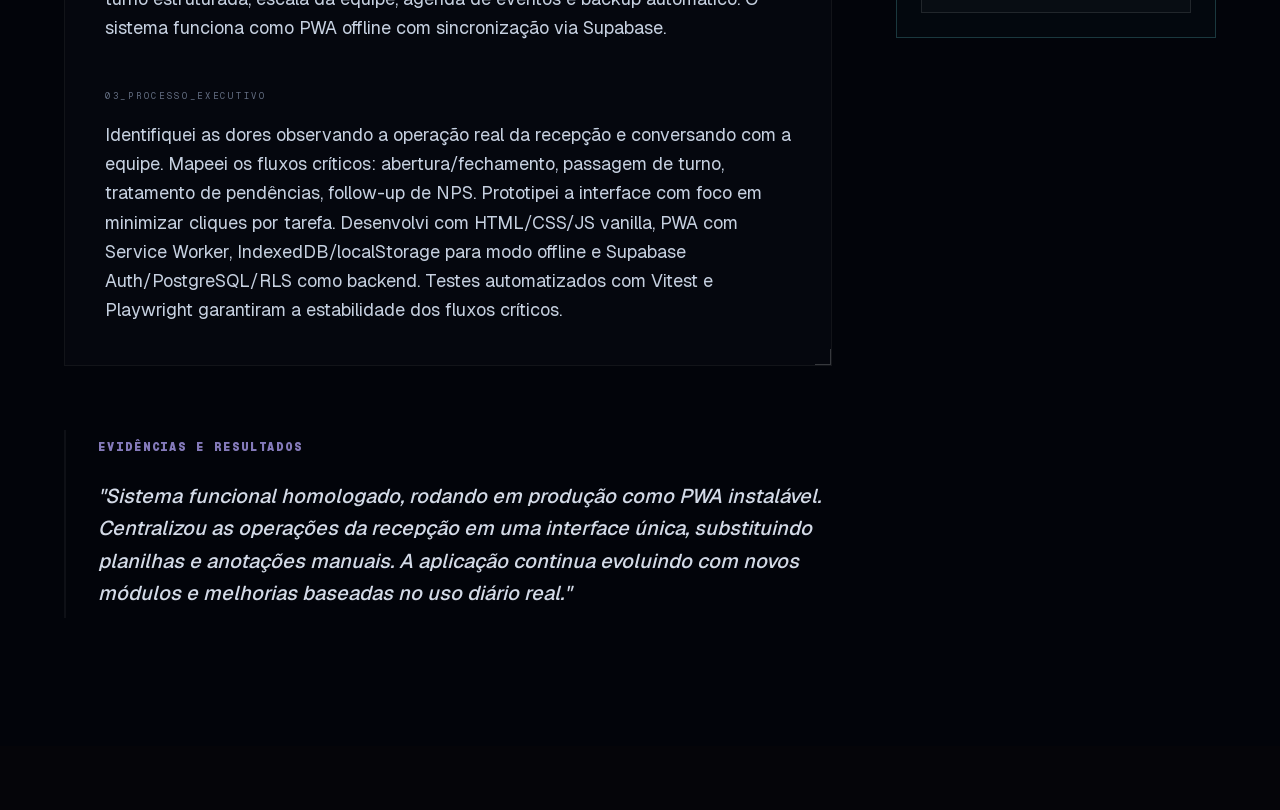
<file: projects/wpm-gestao-interna/index.html>
<!DOCTYPE html><html lang="pt-BR" translate="no" class="geist_a71539c9-module__T19VSG__variable geist_mono_8d43a2aa-module__8Li5zG__variable notranslate h-full antialiased"><head><meta charSet="utf-8"/><meta name="viewport" content="width=device-width, initial-scale=1"/><link rel="preload" href="/_next/static/media/797e433ab948586e-s.p.0.q-h669a_dqa.woff2" as="font" crossorigin="" type="font/woff2"/><link rel="preload" href="/_next/static/media/caa3a2e1cccd8315-s.p.16t1db8_9y2o~.woff2" as="font" crossorigin="" type="font/woff2"/><link rel="preload" as="image" href="/project-wpm-gestao-cover.svg"/><link rel="stylesheet" href="/_next/static/chunks/12eqcy9iph8if.css" data-precedence="next"/><link rel="preload" as="script" fetchPriority="low" href="/_next/static/chunks/11n40mn7j1~63.js"/><script src="/_next/static/chunks/0h2d7u7pw8jb6.js" async=""></script><script src="/_next/static/chunks/0ss2wcxd7g8xs.js" async=""></script><script src="/_next/static/chunks/0ljjnck5ohosw.js" async=""></script><script src="/_next/static/chunks/13.e57r-v69_p.js" async=""></script><script src="/_next/static/chunks/0.h~90f0sdwwn.js" async=""></script><script src="/_next/static/chunks/turbopack-0r7y1dw8263rt.js" async=""></script><script src="/_next/static/chunks/02noyhbm_2ves.js" async=""></script><script src="/_next/static/chunks/0db~xpz94m5nm.js" async=""></script><script src="/_next/static/chunks/0f~lzdw5puibt.js" async=""></script><script src="/_next/static/chunks/03vmb3if.8fyn.js" async=""></script><script src="/_next/static/chunks/0c-l1e7se64zc.js" async=""></script><script src="/_next/static/chunks/0-rhfuvsv3g99.js" async=""></script><script src="/_next/static/chunks/0.6jhrg5rk5az.js" async=""></script><meta name="next-size-adjust" content=""/><title>WPM Gestão Interna</title><meta name="description" content="Sistema web operacional que centraliza todas as funções da recepção de academias em uma interface única. Dashboard em tempo real, registro de atendimentos, controle de pendências, medição de NPS, passagem de turno estruturada, escala da equipe, agenda de eventos e backup automático."/><meta name="application-name" content="WPM.OS"/><link rel="author" href="https://wpmsmartwonkey.me"/><meta name="author" content="Wallace Phillip Maclayne"/><meta name="keywords" content="Wallace Phillip Maclayne,WPM.OS,portfolio,creative developer,front-end,UX,motion design,WebGL,React,Next.js"/><meta name="creator" content="Wallace Phillip Maclayne"/><meta name="publisher" content="Wallace Phillip Maclayne"/><meta name="robots" content="index, follow"/><meta name="googlebot" content="index, follow, max-video-preview:-1, max-image-preview:large, max-snippet:-1"/><meta name="google" content="notranslate"/><link rel="canonical" href="https://wpmsmartwonkey.me/projects/wpm-gestao-interna/"/><meta property="og:title" content="WPM Gestão Interna | WPM.OS - Wallace Phillip Maclayne"/><meta property="og:description" content="Sistema web operacional que centraliza todas as funções da recepção de academias em uma interface única. Dashboard em tempo real, registro de atendimentos, controle de pendências, medição de NPS, passagem de turno estruturada, escala da equipe, agenda de eventos e backup automático."/><meta property="og:url" content="https://wpmsmartwonkey.me/projects/wpm-gestao-interna/"/><meta property="og:image" content="https://wpmsmartwonkey.me/project-wpm-gestao-cover.svg"/><meta property="og:image:alt" content="WPM Gestão Interna cover"/><meta property="og:type" content="article"/><meta name="twitter:card" content="summary_large_image"/><meta name="twitter:title" content="WPM Gestão Interna | WPM.OS - Wallace Phillip Maclayne"/><meta name="twitter:description" content="Sistema web operacional que centraliza todas as funções da recepção de academias em uma interface única. Dashboard em tempo real, registro de atendimentos, controle de pendências, medição de NPS, passagem de turno estruturada, escala da equipe, agenda de eventos e backup automático."/><meta name="twitter:image" content="https://wpmsmartwonkey.me/project-wpm-gestao-cover.svg"/><link rel="icon" href="/favicon.ico?favicon.0x3dzn~oxb6tn.ico" sizes="256x256" type="image/x-icon"/><script src="/_next/static/chunks/03~yq9q893hmn.js" noModule=""></script></head><body translate="no" class="notranslate min-h-full bg-wpm-black text-wpm-white"><div hidden=""><!--$--><!--/$--></div><a href="#main-content" class="sr-only focus:not-sr-only focus:fixed focus:top-3 focus:left-3 focus:z-[60] font-mono text-xs text-wpm-cyan bg-wpm-black border border-wpm-purple/30 px-4 py-2 rounded-sm focus:outline-none focus:ring-2 focus:ring-wpm-purple/50 focus:ring-offset-2 focus:ring-offset-wpm-black">Ir para o conteúdo</a><script type="application/ld+json">{"@context":"https://schema.org","@type":"Person","name":"Wallace Phillip Maclayne","url":"https://wpmsmartwonkey.me","jobTitle":"Commercial Manager / Marketing Technologist","description":"Interactive portfolio system by Wallace Phillip Maclayne, combining product thinking, operations, UX, and web systems built from real constraints.","sameAs":["https://github.com/acewallthemac","https://www.linkedin.com/in/wpmaclayne/"],"knowsAbout":["Gestão de Equipes","Negociação Comercial","Trade Marketing","Visual Merchandising","Liderança Operacional","React","Next.js","TypeScript","Tailwind CSS","Supabase","PostgreSQL","PWA","Figma","UX Design","IA Generativa e LLMs","Testes Automatizados"],"mainEntityOfPage":"https://wpmsmartwonkey.me/"}</script><div class="min-h-screen bg-wpm-black relative"><div class="pointer-events-none fixed inset-0 z-0 opacity-[0.025]" style="background-image:linear-gradient(rgba(108,77,255,0.5) 1px, transparent 1px), linear-gradient(90deg, rgba(108,77,255,0.5) 1px, transparent 1px);background-size:80px 80px"></div><header class="fixed top-0 left-0 right-0 z-30 h-16 bg-[#050509]/90 backdrop-blur-xl border-b border-white/[0.08]"><div class="mx-auto h-full flex items-center justify-between px-6"><div class="flex items-center gap-6"><a class="flex items-center gap-3 group" href="/"><div class="relative flex h-9 w-9 items-center justify-center border border-wpm-cyan/30 bg-wpm-cyan/5"><div class="h-1.5 w-1.5 bg-wpm-cyan shadow-[0_0_8px_rgba(116,247,255,0.8)]"></div><div class="absolute top-0 left-0 h-1.5 w-1.5 border-t border-l border-wpm-cyan"></div><div class="absolute bottom-0 right-0 h-1.5 w-1.5 border-b border-r border-wpm-cyan"></div></div><div class="flex flex-col"><span class="font-mono text-[10px] font-black tracking-[0.3em] text-wpm-white leading-none">WPM.OS</span><span class="font-mono text-[7px] text-wpm-cyan/50 tracking-[0.2em] mt-1 uppercase">KERNEL_V1.0</span></div></a><div class="hidden h-10 w-px bg-white/10 sm:block"></div><div class="hidden flex-col sm:flex"><span class="font-mono text-[8px] uppercase tracking-[0.2em] text-wpm-muted">NODE_STATUS</span><div class="flex items-center gap-2"><div class="h-1 w-1 rounded-full bg-wpm-success animate-pulse"></div><span class="font-mono text-[10px] uppercase font-bold text-wpm-white/80">Biblioteca de Projetos</span></div></div></div><nav class="hidden lg:flex items-center h-full gap-1"><a class="relative flex items-center px-6 h-12 transition-all duration-300 group overflow-hidden
                               bg-wpm-cyan/[0.04] border border-wpm-cyan/20" href="/projects/"><div class="absolute top-0 left-0 h-1 w-1 border-t border-l transition-colors border-wpm-cyan"></div><div class="flex items-center gap-3 relative z-10"><div class="relative flex items-center justify-center"><div class="h-1.5 w-1.5 rounded-full transition-all duration-300 bg-wpm-cyan shadow-[0_0_10px_rgba(116,247,255,1)]"></div><div class="absolute h-1.5 w-1.5 rounded-full border border-wpm-cyan" style="opacity:0;transform:scale(0.8)"></div></div><div class="flex flex-col"><span class="font-mono text-[10px] font-bold tracking-[0.15em] uppercase transition-colors text-wpm-white">Biblioteca de Projetos</span><span class="font-mono text-[6px] tracking-widest text-white/10 uppercase group-hover:text-wpm-cyan/20 transition-colors">ID_SUBSYS_0<!-- -->1</span></div></div><div class="absolute inset-0 bg-gradient-to-tr from-transparent via-transparent to-white/[0.02] opacity-0 group-hover:opacity-100 transition-opacity"></div><div class="absolute bottom-0 left-2 right-2 h-0.5 bg-wpm-cyan shadow-[0_0_15px_rgba(116,247,255,0.8)]"></div></a><a class="relative flex items-center px-6 h-12 transition-all duration-300 group overflow-hidden
                               border border-white/5 hover:border-white/20 hover:bg-white/[0.02]" href="/about/"><div class="absolute top-0 left-0 h-1 w-1 border-t border-l transition-colors border-white/10"></div><div class="flex items-center gap-3 relative z-10"><div class="relative flex items-center justify-center"><div class="h-1.5 w-1.5 rounded-full transition-all duration-300 bg-white/10 group-hover:bg-wpm-cyan/40"></div></div><div class="flex flex-col"><span class="font-mono text-[10px] font-bold tracking-[0.15em] uppercase transition-colors text-wpm-muted group-hover:text-wpm-white">Perfil do Jogador</span><span class="font-mono text-[6px] tracking-widest text-white/10 uppercase group-hover:text-wpm-cyan/20 transition-colors">ID_SUBSYS_0<!-- -->2</span></div></div><div class="absolute inset-0 bg-gradient-to-tr from-transparent via-transparent to-white/[0.02] opacity-0 group-hover:opacity-100 transition-opacity"></div></a><a class="relative flex items-center px-6 h-12 transition-all duration-300 group overflow-hidden
                               border border-white/5 hover:border-white/20 hover:bg-white/[0.02]" href="/skills/"><div class="absolute top-0 left-0 h-1 w-1 border-t border-l transition-colors border-white/10"></div><div class="flex items-center gap-3 relative z-10"><div class="relative flex items-center justify-center"><div class="h-1.5 w-1.5 rounded-full transition-all duration-300 bg-white/10 group-hover:bg-wpm-cyan/40"></div></div><div class="flex flex-col"><span class="font-mono text-[10px] font-bold tracking-[0.15em] uppercase transition-colors text-wpm-muted group-hover:text-wpm-white">Arvore de Skills</span><span class="font-mono text-[6px] tracking-widest text-white/10 uppercase group-hover:text-wpm-cyan/20 transition-colors">ID_SUBSYS_0<!-- -->3</span></div></div><div class="absolute inset-0 bg-gradient-to-tr from-transparent via-transparent to-white/[0.02] opacity-0 group-hover:opacity-100 transition-opacity"></div></a><a class="relative flex items-center px-6 h-12 transition-all duration-300 group overflow-hidden
                               border border-white/5 hover:border-white/20 hover:bg-white/[0.02]" href="/resume/"><div class="absolute top-0 left-0 h-1 w-1 border-t border-l transition-colors border-white/10"></div><div class="flex items-center gap-3 relative z-10"><div class="relative flex items-center justify-center"><div class="h-1.5 w-1.5 rounded-full transition-all duration-300 bg-white/10 group-hover:bg-wpm-cyan/40"></div></div><div class="flex flex-col"><span class="font-mono text-[10px] font-bold tracking-[0.15em] uppercase transition-colors text-wpm-muted group-hover:text-wpm-white">Save de Carreira</span><span class="font-mono text-[6px] tracking-widest text-white/10 uppercase group-hover:text-wpm-cyan/20 transition-colors">ID_SUBSYS_0<!-- -->4</span></div></div><div class="absolute inset-0 bg-gradient-to-tr from-transparent via-transparent to-white/[0.02] opacity-0 group-hover:opacity-100 transition-opacity"></div></a><a class="relative flex items-center px-6 h-12 transition-all duration-300 group overflow-hidden
                               border border-white/5 hover:border-white/20 hover:bg-white/[0.02]" href="/lab/"><div class="absolute top-0 left-0 h-1 w-1 border-t border-l transition-colors border-white/10"></div><div class="flex items-center gap-3 relative z-10"><div class="relative flex items-center justify-center"><div class="h-1.5 w-1.5 rounded-full transition-all duration-300 bg-white/10 group-hover:bg-wpm-cyan/40"></div></div><div class="flex flex-col"><span class="font-mono text-[10px] font-bold tracking-[0.15em] uppercase transition-colors text-wpm-muted group-hover:text-wpm-white">Laboratorio Experimental</span><span class="font-mono text-[6px] tracking-widest text-white/10 uppercase group-hover:text-wpm-cyan/20 transition-colors">ID_SUBSYS_0<!-- -->5</span></div></div><div class="absolute inset-0 bg-gradient-to-tr from-transparent via-transparent to-white/[0.02] opacity-0 group-hover:opacity-100 transition-opacity"></div></a><a class="relative flex items-center px-6 h-12 transition-all duration-300 group overflow-hidden
                               border border-white/5 hover:border-white/20 hover:bg-white/[0.02]" href="/specs/"><div class="absolute top-0 left-0 h-1 w-1 border-t border-l transition-colors border-white/10"></div><div class="flex items-center gap-3 relative z-10"><div class="relative flex items-center justify-center"><div class="h-1.5 w-1.5 rounded-full transition-all duration-300 bg-white/10 group-hover:bg-wpm-cyan/40"></div></div><div class="flex flex-col"><span class="font-mono text-[10px] font-bold tracking-[0.15em] uppercase transition-colors text-wpm-muted group-hover:text-wpm-white">Especificações do Sistema</span><span class="font-mono text-[6px] tracking-widest text-white/10 uppercase group-hover:text-wpm-cyan/20 transition-colors">ID_SUBSYS_0<!-- -->6</span></div></div><div class="absolute inset-0 bg-gradient-to-tr from-transparent via-transparent to-white/[0.02] opacity-0 group-hover:opacity-100 transition-opacity"></div></a><a class="relative flex items-center px-6 h-12 transition-all duration-300 group overflow-hidden
                               border border-white/5 hover:border-white/20 hover:bg-white/[0.02]" href="/contact/"><div class="absolute top-0 left-0 h-1 w-1 border-t border-l transition-colors border-white/10"></div><div class="flex items-center gap-3 relative z-10"><div class="relative flex items-center justify-center"><div class="h-1.5 w-1.5 rounded-full transition-all duration-300 bg-white/10 group-hover:bg-wpm-cyan/40"></div></div><div class="flex flex-col"><span class="font-mono text-[10px] font-bold tracking-[0.15em] uppercase transition-colors text-wpm-muted group-hover:text-wpm-white">Enviar Sinal</span><span class="font-mono text-[6px] tracking-widest text-white/10 uppercase group-hover:text-wpm-cyan/20 transition-colors">ID_SUBSYS_0<!-- -->7</span></div></div><div class="absolute inset-0 bg-gradient-to-tr from-transparent via-transparent to-white/[0.02] opacity-0 group-hover:opacity-100 transition-opacity"></div></a></nav><button class="lg:hidden flex items-center gap-4 px-5 py-2 border border-wpm-cyan/20 bg-wpm-cyan/[0.03] active:bg-wpm-cyan/[0.1] transition-all"><div class="flex flex-col gap-1.5"><div class="h-0.5 w-5 bg-wpm-cyan shadow-[0_0_5px_rgba(116,247,255,0.5)]"></div><div class="h-0.5 w-3 bg-wpm-cyan shadow-[0_0_5px_rgba(116,247,255,0.5)]"></div></div><span class="font-mono text-[10px] uppercase font-black tracking-[0.2em] text-wpm-cyan">Modules</span></button></div></header><footer class="fixed bottom-0 left-0 right-0 z-30 hidden h-10 items-center justify-between border-t border-white/[0.08] bg-[#050509]/90 px-6 backdrop-blur-md md:flex"><div class="flex items-center gap-4"><div class="h-2 w-2 rounded-full bg-wpm-success shadow-[0_0_8px_rgba(91,255,199,0.5)]"></div><span class="font-mono text-[9px] text-wpm-white/60 uppercase tracking-widest font-bold">Wallace Phillip Maclayne<!-- --> <span class="text-wpm-cyan/40">USER_AUTH_OK</span></span></div><div class="flex items-center gap-6"><div class="flex items-center gap-2"><span class="font-mono text-[9px] text-wpm-muted uppercase">SYSTEM_STATE:</span><span class="font-mono text-[9px] text-wpm-success font-bold uppercase tracking-widest italic animate-pulse">OPERATIONAL</span></div><span class="font-mono text-[9px] text-wpm-muted border-l border-white/10 pl-6">TECLE <span class="text-wpm-white font-bold">[ESC]</span> PARA RETORNAR</span></div></footer><main id="main-content" tabindex="-1" class="pt-16 pb-16 min-h-screen focus:outline-none relative z-10"><div class="relative w-full overflow-hidden"><div class="w-full" style="opacity:1;transform:none"><div class="relative min-h-screen bg-[#02040a] px-4 py-8 pb-32 md:px-8 lg:px-12"><div class="pointer-events-none fixed inset-0 z-0 opacity-10" style="background:radial-gradient(circle at 50% 0%, #10B981, transparent 50%)"></div><div class="mx-auto max-w-6xl relative z-10"><div class="mb-12 flex items-center justify-between border-b border-white/5 pb-4"><a class="group flex items-center gap-3 font-mono text-[10px] uppercase tracking-[0.2em] text-wpm-muted transition-colors hover:text-wpm-cyan" href="/console/"><span class="border border-white/10 px-1.5 py-0.5 group-hover:border-wpm-cyan/40">ESC</span><span>Retornar ao Command Deck</span></a><div class="flex items-center gap-4 font-mono text-[9px] text-wpm-muted uppercase tracking-[0.15em]"><span>Artifact_ID: <span style="color:#10B981">WPM-GESTAO-INTERNA</span></span><span class="hidden md:inline">Ver: 2.1.0</span></div></div><header class="mb-16"><div class="flex flex-wrap items-center gap-3 mb-8"><span class="border px-2 py-0.5 font-mono text-[9px] uppercase tracking-widest font-bold" style="color:#10B981;border-color:#10B98140;background-color:#10B98108">Web App</span><span class="font-mono text-[10px] text-wpm-muted uppercase tracking-[0.2em]">Deploy_Year: <!-- -->2025</span><div class="h-1 w-1 rounded-full bg-white/20"></div><span class="font-mono text-[10px] text-wpm-success uppercase tracking-[0.2em] font-bold">Active</span></div><h1 class="font-sans text-5xl md:text-7xl lg:text-9xl font-black uppercase italic tracking-tighter text-wpm-white mb-6 wpm-glitch leading-[0.85]" data-text="WPM Gestão Interna">WPM Gestão Interna</h1><p class="max-w-3xl text-xl md:text-2xl font-medium leading-relaxed text-wpm-text-secondary border-l-4 pl-6" style="border-color:#10B98160">Sistema operacional para recepção de academias</p></header><div class="relative w-full aspect-[21/9] mb-20 overflow-hidden border border-white/10 bg-black/40 group shadow-2xl"><div class="absolute inset-0 z-10 pointer-events-none bg-[linear-gradient(rgba(255,255,255,0.02)_1px,transparent_1px)] bg-[size:100%_4px]" aria-hidden="true"></div><img alt="WPM Gestão Interna cover" decoding="async" data-nimg="fill" class="object-cover opacity-80 group-hover:scale-105 transition-transform duration-700" style="position:absolute;height:100%;width:100%;left:0;top:0;right:0;bottom:0;color:transparent" src="/project-wpm-gestao-cover.svg"/><div class="absolute inset-0 bg-gradient-to-t from-[#02040a] via-transparent to-transparent"></div><div class="absolute bottom-6 left-6 z-20 flex flex-col gap-1"><span class="font-mono text-[8px] uppercase tracking-[0.4em] text-white/40">Visual_Capture_Ref</span><span class="font-mono text-[10px] uppercase font-bold text-white/90">IMG_SOURCE_STABLE</span></div></div><div class="grid gap-16 lg:grid-cols-[1fr_320px]"><main class="space-y-16"><section class="relative border border-white/5 bg-[#0a0d14]/40 p-8 md:p-10"><div class="absolute top-0 left-0 h-4 w-4 border-t border-l border-white/20"></div><div class="absolute bottom-0 right-0 h-4 w-4 border-b border-r border-white/20"></div><div class="flex items-center gap-3 mb-8"><div class="h-px w-8 bg-wpm-cyan/40"></div><h2 class="wpm-section-title !text-[12px] opacity-100 uppercase font-black italic">Análise de Operação</h2></div><div class="space-y-12"><div><p class="font-mono text-[9px] uppercase tracking-[0.3em] text-wpm-muted mb-4">01_O Problema</p><p class="font-sans text-lg leading-relaxed text-wpm-text-secondary">A recepção de academias lida com dezenas de operações simultâneas — check-in, pagamentos, pendências, NPS, passagem de turno, escala, eventos, backup. Sem um sistema centralizado, cada processo depende de planilhas, anotações manuais e memória da equipe. O resultado é retrabalho, perda de informação entre turnos e falta de visibilidade operacional.</p></div><div><p class="font-mono text-[9px] uppercase tracking-[0.3em] text-wpm-muted mb-4">02_A Solução</p><p class="font-sans text-lg leading-relaxed text-wpm-text-secondary">Desenhei o WPM Gestão Interna como um sistema web operacional que centraliza todas as funções da recepção em uma interface única. Dashboard em tempo real, registro de atendimentos, controle de pendências, medição de NPS, passagem de turno estruturada, escala da equipe, agenda de eventos e backup automático. O sistema funciona como PWA offline com sincronização via Supabase.</p></div><div><p class="font-mono text-[9px] uppercase tracking-[0.3em] text-wpm-muted mb-4">03_Processo_Executivo</p><p class="font-sans text-lg leading-relaxed text-wpm-text-secondary">Identifiquei as dores observando a operação real da recepção e conversando com a equipe. Mapeei os fluxos críticos: abertura/fechamento, passagem de turno, tratamento de pendências, follow-up de NPS. Prototipei a interface com foco em minimizar cliques por tarefa. Desenvolvi com HTML/CSS/JS vanilla, PWA com Service Worker, IndexedDB/localStorage para modo offline e Supabase Auth/PostgreSQL/RLS como backend. Testes automatizados com Vitest e Playwright garantiram a estabilidade dos fluxos críticos.</p></div></div></section><section class="border-l-2 border-white/5 pl-8 py-2"><div class="flex items-center gap-3 mb-6"><h2 class="wpm-section-title !text-[12px] opacity-80 uppercase font-black">Evidências e Resultados</h2></div><p class="font-sans text-xl font-medium italic leading-relaxed text-wpm-white/90">&quot;<!-- -->Sistema funcional homologado, rodando em produção como PWA instalável. Centralizou as operações da recepção em uma interface única, substituindo planilhas e anotações manuais. A aplicação continua evoluindo com novos módulos e melhorias baseadas no uso diário real.<!-- -->&quot;</p></section></main><aside class="space-y-8"><section class="border border-white/10 bg-white/[0.02] p-6"><p class="font-mono text-[10px] uppercase tracking-[0.2em] text-wpm-cyan mb-6 font-bold">Specs_Hardware</p><div class="space-y-6"><div><span class="font-mono text-[8px] uppercase tracking-widest text-wpm-muted block mb-2">SPECS_ROLE</span><p class="font-mono text-[11px] uppercase font-bold text-wpm-white/80">Product + Design + Development</p></div><div class="h-px w-full bg-white/5"></div><div><span class="font-mono text-[8px] uppercase tracking-widest text-wpm-muted block mb-4">TECH_STACK_DUMP</span><div class="flex flex-wrap gap-2"><span class="border border-white/10 bg-white/[0.03] px-2 py-1 font-mono text-[9px] uppercase text-wpm-white/60">HTML/CSS/JS</span><span class="border border-white/10 bg-white/[0.03] px-2 py-1 font-mono text-[9px] uppercase text-wpm-white/60">PWA</span><span class="border border-white/10 bg-white/[0.03] px-2 py-1 font-mono text-[9px] uppercase text-wpm-white/60">Service Worker</span><span class="border border-white/10 bg-white/[0.03] px-2 py-1 font-mono text-[9px] uppercase text-wpm-white/60">Supabase</span><span class="border border-white/10 bg-white/[0.03] px-2 py-1 font-mono text-[9px] uppercase text-wpm-white/60">Vitest</span><span class="border border-white/10 bg-white/[0.03] px-2 py-1 font-mono text-[9px] uppercase text-wpm-white/60">Playwright</span><span class="border border-white/10 bg-white/[0.03] px-2 py-1 font-mono text-[9px] uppercase text-wpm-white/60">Vercel</span></div></div></div></section><section class="border border-wpm-cyan/20 bg-wpm-cyan/[0.02] p-6"><p class="font-mono text-[10px] uppercase tracking-[0.2em] text-wpm-cyan mb-6 font-bold">Protocolos_Acao</p><div class="flex flex-col gap-3"><a href="https://wpm-gestao-interna.vercel.app/" target="_blank" rel="noopener noreferrer" class="wpm-btn-ripple flex min-h-12 items-center justify-between border border-wpm-cyan/40 bg-wpm-cyan/[0.05] px-4 font-mono text-[10px] uppercase tracking-widest text-wpm-cyan transition-all hover:bg-wpm-cyan/10">Acessar Deploy <span class="opacity-50">01</span></a><a href="https://github.com/WPHILLIPMACLAYNE/WPM-GESTAO-INTERNA" target="_blank" rel="noopener noreferrer" class="wpm-btn-ripple flex min-h-12 items-center justify-between border border-white/10 bg-white/[0.02] px-4 font-mono text-[10px] uppercase tracking-widest text-wpm-muted hover:text-wpm-white">Code_Repository <span class="opacity-50">02</span></a></div></section></aside></div></div></div></div></div></main><!--$!--><template data-dgst="BAILOUT_TO_CLIENT_SIDE_RENDERING"></template><!--/$--><a class="fixed bottom-14 right-6 z-40 flex h-14 w-14 items-center justify-center border border-wpm-cyan/40 bg-wpm-black/90 text-wpm-cyan shadow-[0_0_30px_rgba(116,247,255,0.2)] backdrop-blur-lg hover:bg-wpm-cyan hover:text-wpm-black transition-all active:scale-90 lg:hidden" aria-label="Voltar ao console" href="/console/"><span class="font-mono text-xl font-black italic">&lt;</span></a><div class="crt-overlay pointer-events-none"></div><div class="crt-vignette pointer-events-none"></div></div><!--$--><!--/$--><script src="/_next/static/chunks/11n40mn7j1~63.js" id="_R_" async=""></script><script>(self.__next_f=self.__next_f||[]).push([0])</script><script>self.__next_f.push([1,"1:\"$Sreact.fragment\"\n2:I[13862,[\"/_next/static/chunks/02noyhbm_2ves.js\",\"/_next/static/chunks/0db~xpz94m5nm.js\"],\"default\"]\n3:I[10357,[\"/_next/static/chunks/02noyhbm_2ves.js\",\"/_next/static/chunks/0db~xpz94m5nm.js\",\"/_next/static/chunks/0f~lzdw5puibt.js\"],\"default\"]\n4:I[73043,[\"/_next/static/chunks/02noyhbm_2ves.js\",\"/_next/static/chunks/0db~xpz94m5nm.js\"],\"default\"]\n5:I[76210,[\"/_next/static/chunks/02noyhbm_2ves.js\",\"/_next/static/chunks/0db~xpz94m5nm.js\",\"/_next/static/chunks/03vmb3if.8fyn.js\",\"/_next/static/chunks/0c-l1e7se64zc.js\"],\"default\"]\n6:I[58080,[\"/_next/static/chunks/02noyhbm_2ves.js\",\"/_next/static/chunks/0db~xpz94m5nm.js\"],\"default\"]\n8:I[64690,[\"/_next/static/chunks/02noyhbm_2ves.js\",\"/_next/static/chunks/0db~xpz94m5nm.js\"],\"OutletBoundary\"]\n9:\"$Sreact.suspense\"\nc:I[64690,[\"/_next/static/chunks/02noyhbm_2ves.js\",\"/_next/static/chunks/0db~xpz94m5nm.js\"],\"ViewportBoundary\"]\ne:I[64690,[\"/_next/static/chunks/02noyhbm_2ves.js\",\"/_next/static/chunks/0db~xpz94m5nm.js\"],\"MetadataBoundary\"]\n10:I[49449,[\"/_next/static/chunks/02noyhbm_2ves.js\",\"/_next/static/chunks/0db~xpz94m5nm.js\",\"/_next/static/chunks/0-rhfuvsv3g99.js\"],\"default\"]\n:HL[\"/_next/static/chunks/12eqcy9iph8if.css\",\"style\"]\n:HL[\"/_next/static/media/797e433ab948586e-s.p.0.q-h669a_dqa.woff2\",\"font\",{\"crossOrigin\":\"\",\"type\":\"font/woff2\"}]\n:HL[\"/_next/static/media/caa3a2e1cccd8315-s.p.16t1db8_9y2o~.woff2\",\"font\",{\"crossOrigin\":\"\",\"type\":\"font/woff2\"}]\n"])</script><script>self.__next_f.push([1,"0:{\"P\":null,\"c\":[\"\",\"projects\",\"wpm-gestao-interna\",\"\"],\"q\":\"\",\"i\":false,\"f\":[[[\"\",{\"children\":[\"projects\",{\"children\":[[\"slug\",\"wpm-gestao-interna\",\"d\",null],{\"children\":[\"__PAGE__\",{}]}]}]},\"$undefined\",\"$undefined\",16],[[\"$\",\"$1\",\"c\",{\"children\":[[[\"$\",\"link\",\"0\",{\"rel\":\"stylesheet\",\"href\":\"/_next/static/chunks/12eqcy9iph8if.css\",\"precedence\":\"next\",\"crossOrigin\":\"$undefined\",\"nonce\":\"$undefined\"}],[\"$\",\"script\",\"script-0\",{\"src\":\"/_next/static/chunks/02noyhbm_2ves.js\",\"async\":true,\"nonce\":\"$undefined\"}],[\"$\",\"script\",\"script-1\",{\"src\":\"/_next/static/chunks/0db~xpz94m5nm.js\",\"async\":true,\"nonce\":\"$undefined\"}]],[\"$\",\"html\",null,{\"lang\":\"pt-BR\",\"translate\":\"no\",\"className\":\"geist_a71539c9-module__T19VSG__variable geist_mono_8d43a2aa-module__8Li5zG__variable notranslate h-full antialiased\",\"children\":[\"$\",\"body\",null,{\"translate\":\"no\",\"className\":\"notranslate min-h-full bg-wpm-black text-wpm-white\",\"children\":[[\"$\",\"a\",null,{\"href\":\"#main-content\",\"className\":\"sr-only focus:not-sr-only focus:fixed focus:top-3 focus:left-3 focus:z-[60] font-mono text-xs text-wpm-cyan bg-wpm-black border border-wpm-purple/30 px-4 py-2 rounded-sm focus:outline-none focus:ring-2 focus:ring-wpm-purple/50 focus:ring-offset-2 focus:ring-offset-wpm-black\",\"children\":\"Ir para o conteúdo\"}],[\"$\",\"script\",null,{\"type\":\"application/ld+json\",\"children\":\"{\\\"@context\\\":\\\"https://schema.org\\\",\\\"@type\\\":\\\"Person\\\",\\\"name\\\":\\\"Wallace Phillip Maclayne\\\",\\\"url\\\":\\\"https://wpmsmartwonkey.me\\\",\\\"jobTitle\\\":\\\"Commercial Manager / Marketing Technologist\\\",\\\"description\\\":\\\"Interactive portfolio system by Wallace Phillip Maclayne, combining product thinking, operations, UX, and web systems built from real constraints.\\\",\\\"sameAs\\\":[\\\"https://github.com/acewallthemac\\\",\\\"https://www.linkedin.com/in/wpmaclayne/\\\"],\\\"knowsAbout\\\":[\\\"Gestão de Equipes\\\",\\\"Negociação Comercial\\\",\\\"Trade Marketing\\\",\\\"Visual Merchandising\\\",\\\"Liderança Operacional\\\",\\\"React\\\",\\\"Next.js\\\",\\\"TypeScript\\\",\\\"Tailwind CSS\\\",\\\"Supabase\\\",\\\"PostgreSQL\\\",\\\"PWA\\\",\\\"Figma\\\",\\\"UX Design\\\",\\\"IA Generativa e LLMs\\\",\\\"Testes Automatizados\\\"],\\\"mainEntityOfPage\\\":\\\"https://wpmsmartwonkey.me/\\\"}\"}],[\"$\",\"$L2\",null,{\"parallelRouterKey\":\"children\",\"error\":\"$3\",\"errorStyles\":[],\"errorScripts\":[[\"$\",\"script\",\"script-0\",{\"src\":\"/_next/static/chunks/0f~lzdw5puibt.js\",\"async\":true}]],\"template\":[\"$\",\"$L4\",null,{}],\"templateStyles\":\"$undefined\",\"templateScripts\":\"$undefined\",\"notFound\":[[\"$\",\"$L5\",null,{}],[]],\"forbidden\":\"$undefined\",\"unauthorized\":\"$undefined\"}],[\"$\",\"$L6\",null,{}]]}]}]]}],{\"children\":[[\"$\",\"$1\",\"c\",{\"children\":[null,[\"$\",\"$L2\",null,{\"parallelRouterKey\":\"children\",\"error\":\"$undefined\",\"errorStyles\":\"$undefined\",\"errorScripts\":\"$undefined\",\"template\":[\"$\",\"$L4\",null,{}],\"templateStyles\":\"$undefined\",\"templateScripts\":\"$undefined\",\"notFound\":\"$undefined\",\"forbidden\":\"$undefined\",\"unauthorized\":\"$undefined\"}]]}],{\"children\":[[\"$\",\"$1\",\"c\",{\"children\":[null,[\"$\",\"$L2\",null,{\"parallelRouterKey\":\"children\",\"error\":\"$undefined\",\"errorStyles\":\"$undefined\",\"errorScripts\":\"$undefined\",\"template\":[\"$\",\"$L4\",null,{}],\"templateStyles\":\"$undefined\",\"templateScripts\":\"$undefined\",\"notFound\":\"$undefined\",\"forbidden\":\"$undefined\",\"unauthorized\":\"$undefined\"}]]}],{\"children\":[[\"$\",\"$1\",\"c\",{\"children\":[\"$L7\",[[\"$\",\"script\",\"script-0\",{\"src\":\"/_next/static/chunks/0.6jhrg5rk5az.js\",\"async\":true,\"nonce\":\"$undefined\"}],[\"$\",\"script\",\"script-1\",{\"src\":\"/_next/static/chunks/0c-l1e7se64zc.js\",\"async\":true,\"nonce\":\"$undefined\"}]],[\"$\",\"$L8\",null,{\"children\":[\"$\",\"$9\",null,{\"name\":\"Next.MetadataOutlet\",\"children\":\"$@a\"}]}]]}],{},null,false,null]},null,false,\"$@b\"]},null,false,null]},null,false,null],[\"$\",\"$1\",\"h\",{\"children\":[null,[\"$\",\"$Lc\",null,{\"children\":\"$Ld\"}],[\"$\",\"div\",null,{\"hidden\":true,\"children\":[\"$\",\"$Le\",null,{\"children\":[\"$\",\"$9\",null,{\"name\":\"Next.Metadata\",\"children\":\"$Lf\"}]}]}],[\"$\",\"meta\",null,{\"name\":\"next-size-adjust\",\"content\":\"\"}]]}],false]],\"m\":\"$undefined\",\"G\":[\"$10\",[[\"$\",\"link\",\"0\",{\"rel\":\"stylesheet\",\"href\":\"/_next/static/chunks/12eqcy9iph8if.css\",\"precedence\":\"next\",\"crossOrigin\":\"$undefined\",\"nonce\":\"$undefined\"}]]],\"S\":true,\"h\":null,\"s\":\"$undefined\",\"l\":\"$undefined\",\"p\":\"$undefined\",\"d\":\"$undefined\",\"b\":\"dKsdw8HbYvzYkblWJy-wK\"}\n"])</script><script>self.__next_f.push([1,"11:[]\nb:\"$W11\"\n"])</script><script>self.__next_f.push([1,"12:I[81613,[\"/_next/static/chunks/02noyhbm_2ves.js\",\"/_next/static/chunks/0db~xpz94m5nm.js\",\"/_next/static/chunks/0.6jhrg5rk5az.js\",\"/_next/static/chunks/0c-l1e7se64zc.js\"],\"default\"]\n13:I[85079,[\"/_next/static/chunks/02noyhbm_2ves.js\",\"/_next/static/chunks/0db~xpz94m5nm.js\",\"/_next/static/chunks/0.6jhrg5rk5az.js\",\"/_next/static/chunks/0c-l1e7se64zc.js\"],\"\"]\n14:I[60234,[\"/_next/static/chunks/02noyhbm_2ves.js\",\"/_next/static/chunks/0db~xpz94m5nm.js\",\"/_next/static/chunks/0.6jhrg5rk5az.js\",\"/_next/static/chunks/0c-l1e7se64zc.js\"],\"Image\"]\n"])</script><script>self.__next_f.push([1,"7:[\"$\",\"$L12\",null,{\"mode\":\"page\",\"showNav\":true,\"children\":[\"$\",\"div\",null,{\"className\":\"relative min-h-screen bg-[#02040a] px-4 py-8 pb-32 md:px-8 lg:px-12\",\"children\":[[\"$\",\"div\",null,{\"className\":\"pointer-events-none fixed inset-0 z-0 opacity-10\",\"style\":{\"background\":\"radial-gradient(circle at 50% 0%, #10B981, transparent 50%)\"}}],[\"$\",\"div\",null,{\"className\":\"mx-auto max-w-6xl relative z-10\",\"children\":[[\"$\",\"div\",null,{\"className\":\"mb-12 flex items-center justify-between border-b border-white/5 pb-4\",\"children\":[[\"$\",\"$L13\",null,{\"href\":\"/console\",\"className\":\"group flex items-center gap-3 font-mono text-[10px] uppercase tracking-[0.2em] text-wpm-muted transition-colors hover:text-wpm-cyan\",\"children\":[[\"$\",\"span\",null,{\"className\":\"border border-white/10 px-1.5 py-0.5 group-hover:border-wpm-cyan/40\",\"children\":\"ESC\"}],[\"$\",\"span\",null,{\"children\":\"Retornar ao Command Deck\"}]]}],[\"$\",\"div\",null,{\"className\":\"flex items-center gap-4 font-mono text-[9px] text-wpm-muted uppercase tracking-[0.15em]\",\"children\":[[\"$\",\"span\",null,{\"children\":[\"Artifact_ID: \",[\"$\",\"span\",null,{\"style\":{\"color\":\"#10B981\"},\"children\":\"WPM-GESTAO-INTERNA\"}]]}],[\"$\",\"span\",null,{\"className\":\"hidden md:inline\",\"children\":\"Ver: 2.1.0\"}]]}]]}],[\"$\",\"header\",null,{\"className\":\"mb-16\",\"children\":[[\"$\",\"div\",null,{\"className\":\"flex flex-wrap items-center gap-3 mb-8\",\"children\":[[\"$\",\"span\",null,{\"className\":\"border px-2 py-0.5 font-mono text-[9px] uppercase tracking-widest font-bold\",\"style\":{\"color\":\"#10B981\",\"borderColor\":\"#10B98140\",\"backgroundColor\":\"#10B98108\"},\"children\":\"Web App\"}],[\"$\",\"span\",null,{\"className\":\"font-mono text-[10px] text-wpm-muted uppercase tracking-[0.2em]\",\"children\":[\"Deploy_Year: \",2025]}],[\"$\",\"div\",null,{\"className\":\"h-1 w-1 rounded-full bg-white/20\"}],[\"$\",\"span\",null,{\"className\":\"font-mono text-[10px] text-wpm-success uppercase tracking-[0.2em] font-bold\",\"children\":\"Active\"}]]}],[\"$\",\"h1\",null,{\"className\":\"font-sans text-5xl md:text-7xl lg:text-9xl font-black uppercase italic tracking-tighter text-wpm-white mb-6 wpm-glitch leading-[0.85]\",\"data-text\":\"WPM Gestão Interna\",\"children\":\"WPM Gestão Interna\"}],[\"$\",\"p\",null,{\"className\":\"max-w-3xl text-xl md:text-2xl font-medium leading-relaxed text-wpm-text-secondary border-l-4 pl-6\",\"style\":{\"borderColor\":\"#10B98160\"},\"children\":\"Sistema operacional para recepção de academias\"}]]}],[\"$\",\"div\",null,{\"className\":\"relative w-full aspect-[21/9] mb-20 overflow-hidden border border-white/10 bg-black/40 group shadow-2xl\",\"children\":[[\"$\",\"div\",null,{\"className\":\"absolute inset-0 z-10 pointer-events-none bg-[linear-gradient(rgba(255,255,255,0.02)_1px,transparent_1px)] bg-[size:100%_4px]\",\"aria-hidden\":\"true\"}],[\"$\",\"$L14\",null,{\"src\":\"/project-wpm-gestao-cover.svg\",\"alt\":\"WPM Gestão Interna cover\",\"fill\":true,\"className\":\"object-cover opacity-80 group-hover:scale-105 transition-transform duration-700\",\"priority\":true,\"sizes\":\"100vw\"}],[\"$\",\"div\",null,{\"className\":\"absolute inset-0 bg-gradient-to-t from-[#02040a] via-transparent to-transparent\"}],[\"$\",\"div\",null,{\"className\":\"absolute bottom-6 left-6 z-20 flex flex-col gap-1\",\"children\":[[\"$\",\"span\",null,{\"className\":\"font-mono text-[8px] uppercase tracking-[0.4em] text-white/40\",\"children\":\"Visual_Capture_Ref\"}],[\"$\",\"span\",null,{\"className\":\"font-mono text-[10px] uppercase font-bold text-white/90\",\"children\":\"IMG_SOURCE_STABLE\"}]]}]]}],[\"$\",\"div\",null,{\"className\":\"grid gap-16 lg:grid-cols-[1fr_320px]\",\"children\":[[\"$\",\"main\",null,{\"className\":\"space-y-16\",\"children\":[[\"$\",\"section\",null,{\"className\":\"relative border border-white/5 bg-[#0a0d14]/40 p-8 md:p-10\",\"children\":[[\"$\",\"div\",null,{\"className\":\"absolute top-0 left-0 h-4 w-4 border-t border-l border-white/20\"}],[\"$\",\"div\",null,{\"className\":\"absolute bottom-0 right-0 h-4 w-4 border-b border-r border-white/20\"}],[\"$\",\"div\",null,{\"className\":\"flex items-center gap-3 mb-8\",\"children\":[[\"$\",\"div\",null,{\"className\":\"h-px w-8 bg-wpm-cyan/40\"}],[\"$\",\"h2\",null,{\"className\":\"wpm-section-title !text-[12px] opacity-100 uppercase font-black italic\",\"children\":\"Análise de Operação\"}]]}],\"$L15\"]}],\"$L16\"]}],\"$L17\"]}]]}]]}]}]\n"])</script><script>self.__next_f.push([1,"15:[\"$\",\"div\",null,{\"className\":\"space-y-12\",\"children\":[[\"$\",\"div\",null,{\"children\":[[\"$\",\"p\",null,{\"className\":\"font-mono text-[9px] uppercase tracking-[0.3em] text-wpm-muted mb-4\",\"children\":\"01_O Problema\"}],[\"$\",\"p\",null,{\"className\":\"font-sans text-lg leading-relaxed text-wpm-text-secondary\",\"children\":\"A recepção de academias lida com dezenas de operações simultâneas — check-in, pagamentos, pendências, NPS, passagem de turno, escala, eventos, backup. Sem um sistema centralizado, cada processo depende de planilhas, anotações manuais e memória da equipe. O resultado é retrabalho, perda de informação entre turnos e falta de visibilidade operacional.\"}]]}],[\"$\",\"div\",null,{\"children\":[[\"$\",\"p\",null,{\"className\":\"font-mono text-[9px] uppercase tracking-[0.3em] text-wpm-muted mb-4\",\"children\":\"02_A Solução\"}],[\"$\",\"p\",null,{\"className\":\"font-sans text-lg leading-relaxed text-wpm-text-secondary\",\"children\":\"Desenhei o WPM Gestão Interna como um sistema web operacional que centraliza todas as funções da recepção em uma interface única. Dashboard em tempo real, registro de atendimentos, controle de pendências, medição de NPS, passagem de turno estruturada, escala da equipe, agenda de eventos e backup automático. O sistema funciona como PWA offline com sincronização via Supabase.\"}]]}],[\"$\",\"div\",null,{\"children\":[[\"$\",\"p\",null,{\"className\":\"font-mono text-[9px] uppercase tracking-[0.3em] text-wpm-muted mb-4\",\"children\":\"03_Processo_Executivo\"}],[\"$\",\"p\",null,{\"className\":\"font-sans text-lg leading-relaxed text-wpm-text-secondary\",\"children\":\"Identifiquei as dores observando a operação real da recepção e conversando com a equipe. Mapeei os fluxos críticos: abertura/fechamento, passagem de turno, tratamento de pendências, follow-up de NPS. Prototipei a interface com foco em minimizar cliques por tarefa. Desenvolvi com HTML/CSS/JS vanilla, PWA com Service Worker, IndexedDB/localStorage para modo offline e Supabase Auth/PostgreSQL/RLS como backend. Testes automatizados com Vitest e Playwright garantiram a estabilidade dos fluxos críticos.\"}]]}]]}]\n"])</script><script>self.__next_f.push([1,"16:[\"$\",\"section\",null,{\"className\":\"border-l-2 border-white/5 pl-8 py-2\",\"children\":[[\"$\",\"div\",null,{\"className\":\"flex items-center gap-3 mb-6\",\"children\":[\"$\",\"h2\",null,{\"className\":\"wpm-section-title !text-[12px] opacity-80 uppercase font-black\",\"children\":\"Evidências e Resultados\"}]}],[\"$\",\"p\",null,{\"className\":\"font-sans text-xl font-medium italic leading-relaxed text-wpm-white/90\",\"children\":[\"\\\"\",\"Sistema funcional homologado, rodando em produção como PWA instalável. Centralizou as operações da recepção em uma interface única, substituindo planilhas e anotações manuais. A aplicação continua evoluindo com novos módulos e melhorias baseadas no uso diário real.\",\"\\\"\"]}]]}]\n"])</script><script>self.__next_f.push([1,"17:[\"$\",\"aside\",null,{\"className\":\"space-y-8\",\"children\":[[\"$\",\"section\",null,{\"className\":\"border border-white/10 bg-white/[0.02] p-6\",\"children\":[[\"$\",\"p\",null,{\"className\":\"font-mono text-[10px] uppercase tracking-[0.2em] text-wpm-cyan mb-6 font-bold\",\"children\":\"Specs_Hardware\"}],[\"$\",\"div\",null,{\"className\":\"space-y-6\",\"children\":[[\"$\",\"div\",null,{\"children\":[[\"$\",\"span\",null,{\"className\":\"font-mono text-[8px] uppercase tracking-widest text-wpm-muted block mb-2\",\"children\":\"SPECS_ROLE\"}],[\"$\",\"p\",null,{\"className\":\"font-mono text-[11px] uppercase font-bold text-wpm-white/80\",\"children\":\"Product + Design + Development\"}]]}],[\"$\",\"div\",null,{\"className\":\"h-px w-full bg-white/5\"}],[\"$\",\"div\",null,{\"children\":[[\"$\",\"span\",null,{\"className\":\"font-mono text-[8px] uppercase tracking-widest text-wpm-muted block mb-4\",\"children\":\"TECH_STACK_DUMP\"}],[\"$\",\"div\",null,{\"className\":\"flex flex-wrap gap-2\",\"children\":[[\"$\",\"span\",\"HTML/CSS/JS\",{\"className\":\"border border-white/10 bg-white/[0.03] px-2 py-1 font-mono text-[9px] uppercase text-wpm-white/60\",\"children\":\"HTML/CSS/JS\"}],[\"$\",\"span\",\"PWA\",{\"className\":\"border border-white/10 bg-white/[0.03] px-2 py-1 font-mono text-[9px] uppercase text-wpm-white/60\",\"children\":\"PWA\"}],[\"$\",\"span\",\"Service Worker\",{\"className\":\"border border-white/10 bg-white/[0.03] px-2 py-1 font-mono text-[9px] uppercase text-wpm-white/60\",\"children\":\"Service Worker\"}],[\"$\",\"span\",\"Supabase\",{\"className\":\"border border-white/10 bg-white/[0.03] px-2 py-1 font-mono text-[9px] uppercase text-wpm-white/60\",\"children\":\"Supabase\"}],[\"$\",\"span\",\"Vitest\",{\"className\":\"border border-white/10 bg-white/[0.03] px-2 py-1 font-mono text-[9px] uppercase text-wpm-white/60\",\"children\":\"Vitest\"}],[\"$\",\"span\",\"Playwright\",{\"className\":\"border border-white/10 bg-white/[0.03] px-2 py-1 font-mono text-[9px] uppercase text-wpm-white/60\",\"children\":\"Playwright\"}],[\"$\",\"span\",\"Vercel\",{\"className\":\"border border-white/10 bg-white/[0.03] px-2 py-1 font-mono text-[9px] uppercase text-wpm-white/60\",\"children\":\"Vercel\"}]]}]]}]]}]]}],[\"$\",\"section\",null,{\"className\":\"border border-wpm-cyan/20 bg-wpm-cyan/[0.02] p-6\",\"children\":[[\"$\",\"p\",null,{\"className\":\"font-mono text-[10px] uppercase tracking-[0.2em] text-wpm-cyan mb-6 font-bold\",\"children\":\"Protocolos_Acao\"}],[\"$\",\"div\",null,{\"className\":\"flex flex-col gap-3\",\"children\":[[\"$\",\"a\",null,{\"href\":\"https://wpm-gestao-interna.vercel.app/\",\"target\":\"_blank\",\"rel\":\"noopener noreferrer\",\"className\":\"wpm-btn-ripple flex min-h-12 items-center justify-between border border-wpm-cyan/40 bg-wpm-cyan/[0.05] px-4 font-mono text-[10px] uppercase tracking-widest text-wpm-cyan transition-all hover:bg-wpm-cyan/10\",\"children\":[\"Acessar Deploy \",[\"$\",\"span\",null,{\"className\":\"opacity-50\",\"children\":\"01\"}]]}],[\"$\",\"a\",null,{\"href\":\"https://github.com/WPHILLIPMACLAYNE/WPM-GESTAO-INTERNA\",\"target\":\"_blank\",\"rel\":\"noopener noreferrer\",\"className\":\"wpm-btn-ripple flex min-h-12 items-center justify-between border border-white/10 bg-white/[0.02] px-4 font-mono text-[10px] uppercase tracking-widest text-wpm-muted hover:text-wpm-white\",\"children\":[\"Code_Repository \",[\"$\",\"span\",null,{\"className\":\"opacity-50\",\"children\":\"02\"}]]}],\"$undefined\"]}]]}]]}]\n"])</script><script>self.__next_f.push([1,"d:[[\"$\",\"meta\",\"0\",{\"charSet\":\"utf-8\"}],[\"$\",\"meta\",\"1\",{\"name\":\"viewport\",\"content\":\"width=device-width, initial-scale=1\"}]]\n"])</script><script>self.__next_f.push([1,"18:I[39561,[\"/_next/static/chunks/02noyhbm_2ves.js\",\"/_next/static/chunks/0db~xpz94m5nm.js\"],\"IconMark\"]\na:null\n"])</script><script>self.__next_f.push([1,"f:[[\"$\",\"title\",\"0\",{\"children\":\"WPM Gestão Interna\"}],[\"$\",\"meta\",\"1\",{\"name\":\"description\",\"content\":\"Sistema web operacional que centraliza todas as funções da recepção de academias em uma interface única. Dashboard em tempo real, registro de atendimentos, controle de pendências, medição de NPS, passagem de turno estruturada, escala da equipe, agenda de eventos e backup automático.\"}],[\"$\",\"meta\",\"2\",{\"name\":\"application-name\",\"content\":\"WPM.OS\"}],[\"$\",\"link\",\"3\",{\"rel\":\"author\",\"href\":\"https://wpmsmartwonkey.me\"}],[\"$\",\"meta\",\"4\",{\"name\":\"author\",\"content\":\"Wallace Phillip Maclayne\"}],[\"$\",\"meta\",\"5\",{\"name\":\"keywords\",\"content\":\"Wallace Phillip Maclayne,WPM.OS,portfolio,creative developer,front-end,UX,motion design,WebGL,React,Next.js\"}],[\"$\",\"meta\",\"6\",{\"name\":\"creator\",\"content\":\"Wallace Phillip Maclayne\"}],[\"$\",\"meta\",\"7\",{\"name\":\"publisher\",\"content\":\"Wallace Phillip Maclayne\"}],[\"$\",\"meta\",\"8\",{\"name\":\"robots\",\"content\":\"index, follow\"}],[\"$\",\"meta\",\"9\",{\"name\":\"googlebot\",\"content\":\"index, follow, max-video-preview:-1, max-image-preview:large, max-snippet:-1\"}],[\"$\",\"meta\",\"10\",{\"name\":\"google\",\"content\":\"notranslate\"}],[\"$\",\"link\",\"11\",{\"rel\":\"canonical\",\"href\":\"https://wpmsmartwonkey.me/projects/wpm-gestao-interna/\"}],[\"$\",\"meta\",\"12\",{\"property\":\"og:title\",\"content\":\"WPM Gestão Interna | WPM.OS - Wallace Phillip Maclayne\"}],[\"$\",\"meta\",\"13\",{\"property\":\"og:description\",\"content\":\"Sistema web operacional que centraliza todas as funções da recepção de academias em uma interface única. Dashboard em tempo real, registro de atendimentos, controle de pendências, medição de NPS, passagem de turno estruturada, escala da equipe, agenda de eventos e backup automático.\"}],[\"$\",\"meta\",\"14\",{\"property\":\"og:url\",\"content\":\"https://wpmsmartwonkey.me/projects/wpm-gestao-interna/\"}],[\"$\",\"meta\",\"15\",{\"property\":\"og:image\",\"content\":\"https://wpmsmartwonkey.me/project-wpm-gestao-cover.svg\"}],[\"$\",\"meta\",\"16\",{\"property\":\"og:image:alt\",\"content\":\"WPM Gestão Interna cover\"}],[\"$\",\"meta\",\"17\",{\"property\":\"og:type\",\"content\":\"article\"}],[\"$\",\"meta\",\"18\",{\"name\":\"twitter:card\",\"content\":\"summary_large_image\"}],[\"$\",\"meta\",\"19\",{\"name\":\"twitter:title\",\"content\":\"WPM Gestão Interna | WPM.OS - Wallace Phillip Maclayne\"}],[\"$\",\"meta\",\"20\",{\"name\":\"twitter:description\",\"content\":\"Sistema web operacional que centraliza todas as funções da recepção de academias em uma interface única. Dashboard em tempo real, registro de atendimentos, controle de pendências, medição de NPS, passagem de turno estruturada, escala da equipe, agenda de eventos e backup automático.\"}],[\"$\",\"meta\",\"21\",{\"name\":\"twitter:image\",\"content\":\"https://wpmsmartwonkey.me/project-wpm-gestao-cover.svg\"}],[\"$\",\"link\",\"22\",{\"rel\":\"icon\",\"href\":\"/favicon.ico?favicon.0x3dzn~oxb6tn.ico\",\"sizes\":\"256x256\",\"type\":\"image/x-icon\"}],[\"$\",\"$L18\",\"23\",{}]]\n"])</script></body></html>
</file>
<file: _next/static/chunks/12eqcy9iph8if.css>
@font-face{font-family:Geist;font-style:normal;font-weight:100 900;font-display:swap;src:url(../media/8a480f0b521d4e75-s.06d3mdzz5bre_.woff2)format("woff2");unicode-range:U+301,U+400-45F,U+490-491,U+4B0-4B1,U+2116}@font-face{font-family:Geist;font-style:normal;font-weight:100 900;font-display:swap;src:url(../media/7178b3e590c64307-s.11.cyxs5p-0z~.woff2)format("woff2");unicode-range:U+100-2BA,U+2BD-2C5,U+2C7-2CC,U+2CE-2D7,U+2DD-2FF,U+304,U+308,U+329,U+1D00-1DBF,U+1E00-1E9F,U+1EF2-1EFF,U+2020,U+20A0-20AB,U+20AD-20C0,U+2113,U+2C60-2C7F,U+A720-A7FF}@font-face{font-family:Geist;font-style:normal;font-weight:100 900;font-display:swap;src:url(../media/caa3a2e1cccd8315-s.p.16t1db8_9y2o~.woff2)format("woff2");unicode-range:U+??,U+131,U+152-153,U+2BB-2BC,U+2C6,U+2DA,U+2DC,U+304,U+308,U+329,U+2000-206F,U+20AC,U+2122,U+2191,U+2193,U+2212,U+2215,U+FEFF,U+FFFD}@font-face{font-family:Geist Fallback;src:local(Arial);ascent-override:95.94%;descent-override:28.16%;line-gap-override:0.0%;size-adjust:104.76%}.geist_a71539c9-module__T19VSG__className{font-family:Geist,Geist Fallback;font-style:normal}.geist_a71539c9-module__T19VSG__variable{--font-geist-sans:"Geist", "Geist Fallback"}
@font-face{font-family:Geist Mono;font-style:normal;font-weight:100 900;font-display:swap;src:url(../media/4fa387ec64143e14-s.0q3udbd2bu5yp.woff2)format("woff2");unicode-range:U+301,U+400-45F,U+490-491,U+4B0-4B1,U+2116}@font-face{font-family:Geist Mono;font-style:normal;font-weight:100 900;font-display:swap;src:url(../media/bbc41e54d2fcbd21-s.0gw~uztddq1df.woff2)format("woff2");unicode-range:U+100-2BA,U+2BD-2C5,U+2C7-2CC,U+2CE-2D7,U+2DD-2FF,U+304,U+308,U+329,U+1D00-1DBF,U+1E00-1E9F,U+1EF2-1EFF,U+2020,U+20A0-20AB,U+20AD-20C0,U+2113,U+2C60-2C7F,U+A720-A7FF}@font-face{font-family:Geist Mono;font-style:normal;font-weight:100 900;font-display:swap;src:url(../media/797e433ab948586e-s.p.0.q-h669a_dqa.woff2)format("woff2");unicode-range:U+??,U+131,U+152-153,U+2BB-2BC,U+2C6,U+2DA,U+2DC,U+304,U+308,U+329,U+2000-206F,U+20AC,U+2122,U+2191,U+2193,U+2212,U+2215,U+FEFF,U+FFFD}@font-face{font-family:Geist Mono Fallback;src:local(Arial);ascent-override:74.67%;descent-override:21.92%;line-gap-override:0.0%;size-adjust:134.59%}.geist_mono_8d43a2aa-module__8Li5zG__className{font-family:Geist Mono,Geist Mono Fallback;font-style:normal}.geist_mono_8d43a2aa-module__8Li5zG__variable{--font-geist-mono:"Geist Mono", "Geist Mono Fallback"}
@layer properties{@supports (((-webkit-hyphens:none)) and (not (margin-trim:inline))) or ((-moz-orient:inline) and (not (color:rgb(from red r g b)))){*,:before,:after,::backdrop{--tw-translate-x:0;--tw-translate-y:0;--tw-translate-z:0;--tw-rotate-x:initial;--tw-rotate-y:initial;--tw-rotate-z:initial;--tw-skew-x:initial;--tw-skew-y:initial;--tw-space-y-reverse:0;--tw-border-style:solid;--tw-gradient-position:initial;--tw-gradient-from:#0000;--tw-gradient-via:#0000;--tw-gradient-to:#0000;--tw-gradient-stops:initial;--tw-gradient-via-stops:initial;--tw-gradient-from-position:0%;--tw-gradient-via-position:50%;--tw-gradient-to-position:100%;--tw-leading:initial;--tw-font-weight:initial;--tw-tracking:initial;--tw-shadow:0 0 #0000;--tw-shadow-color:initial;--tw-shadow-alpha:100%;--tw-inset-shadow:0 0 #0000;--tw-inset-shadow-color:initial;--tw-inset-shadow-alpha:100%;--tw-ring-color:initial;--tw-ring-shadow:0 0 #0000;--tw-inset-ring-color:initial;--tw-inset-ring-shadow:0 0 #0000;--tw-ring-inset:initial;--tw-ring-offset-width:0px;--tw-ring-offset-color:#fff;--tw-ring-offset-shadow:0 0 #0000;--tw-outline-style:solid;--tw-blur:initial;--tw-brightness:initial;--tw-contrast:initial;--tw-grayscale:initial;--tw-hue-rotate:initial;--tw-invert:initial;--tw-opacity:initial;--tw-saturate:initial;--tw-sepia:initial;--tw-drop-shadow:initial;--tw-drop-shadow-color:initial;--tw-drop-shadow-alpha:100%;--tw-drop-shadow-size:initial;--tw-backdrop-blur:initial;--tw-backdrop-brightness:initial;--tw-backdrop-contrast:initial;--tw-backdrop-grayscale:initial;--tw-backdrop-hue-rotate:initial;--tw-backdrop-invert:initial;--tw-backdrop-opacity:initial;--tw-backdrop-saturate:initial;--tw-backdrop-sepia:initial;--tw-duration:initial;--tw-ease:initial;--tw-scale-x:1;--tw-scale-y:1;--tw-scale-z:1}}}@layer theme{:root,:host{--font-sans:var(--font-geist-sans);--color-emerald-300:#5ee9b5;--color-emerald-400:#00d294;--color-emerald-500:#00bb7f;--color-black:#000;--color-white:#fff;--spacing:.25rem;--container-sm:24rem;--container-lg:32rem;--container-xl:36rem;--container-2xl:42rem;--container-3xl:48rem;--container-4xl:56rem;--container-6xl:72rem;--container-7xl:80rem;--text-xs:.75rem;--text-xs--line-height:calc(1 / .75);--text-sm:.875rem;--text-sm--line-height:calc(1.25 / .875);--text-base:1rem;--text-base--line-height:calc(1.5 / 1);--text-lg:1.125rem;--text-lg--line-height:calc(1.75 / 1.125);--text-xl:1.25rem;--text-xl--line-height:calc(1.75 / 1.25);--text-2xl:1.5rem;--text-2xl--line-height:calc(2 / 1.5);--text-3xl:1.875rem;--text-3xl--line-height:calc(2.25 / 1.875);--text-4xl:2.25rem;--text-4xl--line-height:calc(2.5 / 2.25);--text-5xl:3rem;--text-5xl--line-height:1;--text-6xl:3.75rem;--text-6xl--line-height:1;--text-7xl:4.5rem;--text-7xl--line-height:1;--text-8xl:6rem;--text-8xl--line-height:1;--text-9xl:8rem;--text-9xl--line-height:1;--font-weight-light:300;--font-weight-medium:500;--font-weight-semibold:600;--font-weight-bold:700;--font-weight-black:900;--tracking-tighter:-.05em;--tracking-tight:-.025em;--tracking-normal:0em;--tracking-wide:.025em;--tracking-wider:.05em;--tracking-widest:.1em;--leading-tight:1.25;--leading-relaxed:1.625;--radius-sm:.25rem;--radius-md:.375rem;--radius-lg:.5rem;--radius-xl:.75rem;--ease-out:cubic-bezier(0, 0, .2, 1);--animate-pulse:pulse 2s cubic-bezier(.4, 0, .6, 1) infinite;--blur-sm:8px;--blur-md:12px;--blur-lg:16px;--blur-xl:24px;--default-transition-duration:.15s;--default-transition-timing-function:cubic-bezier(.4, 0, .2, 1);--default-font-family:var(--font-geist-sans);--default-mono-font-family:var(--font-geist-mono);--color-wpm-black:#050509;--color-wpm-deep-blue:#071b3a;--color-wpm-purple:#6c4dff;--color-wpm-cyan:#74f7ff;--color-wpm-white:#eaf2ff;--color-wpm-gray:#8b95a5;--color-wpm-dark-surface:#0a0d14;--color-wpm-card:#0d1020;--color-wpm-elevated:#0b1220;--color-wpm-text-secondary:#c6d0e0;--color-wpm-experimental:#ff7ad9;--z-vignette:49;--z-scanline:50}@supports (color:lab(0% 0 0)){:root,:host{--color-emerald-300:lab(83.9203% -48.7124 13.8849);--color-emerald-400:lab(75.0771% -60.7313 19.4147);--color-emerald-500:lab(66.9756% -58.27 19.5419)}}}@layer base{*,:after,:before,::backdrop{box-sizing:border-box;border:0 solid;margin:0;padding:0}::file-selector-button{box-sizing:border-box;border:0 solid;margin:0;padding:0}html,:host{-webkit-text-size-adjust:100%;tab-size:4;line-height:1.5;font-family:var(--default-font-family,ui-sans-serif, system-ui, sans-serif, "Apple Color Emoji", "Segoe UI Emoji", "Segoe UI Symbol", "Noto Color Emoji");font-feature-settings:var(--default-font-feature-settings,normal);font-variation-settings:var(--default-font-variation-settings,normal);-webkit-tap-highlight-color:transparent}hr{height:0;color:inherit;border-top-width:1px}abbr:where([title]){-webkit-text-decoration:underline dotted;text-decoration:underline dotted}h1,h2,h3,h4,h5,h6{font-size:inherit;font-weight:inherit}a{color:inherit;-webkit-text-decoration:inherit;-webkit-text-decoration:inherit;-webkit-text-decoration:inherit;-webkit-text-decoration:inherit;text-decoration:inherit}b,strong{font-weight:bolder}code,kbd,samp,pre{font-family:var(--default-mono-font-family,ui-monospace, SFMono-Regular, Menlo, Monaco, Consolas, "Liberation Mono", "Courier New", monospace);font-feature-settings:var(--default-mono-font-feature-settings,normal);font-variation-settings:var(--default-mono-font-variation-settings,normal);font-size:1em}small{font-size:80%}sub,sup{vertical-align:baseline;font-size:75%;line-height:0;position:relative}sub{bottom:-.25em}sup{top:-.5em}table{text-indent:0;border-color:inherit;border-collapse:collapse}:-moz-focusring{outline:auto}progress{vertical-align:baseline}summary{display:list-item}ol,ul,menu{list-style:none}img,svg,video,canvas,audio,iframe,embed,object{vertical-align:middle;display:block}img,video{max-width:100%;height:auto}button,input,select,optgroup,textarea{font:inherit;font-feature-settings:inherit;font-variation-settings:inherit;letter-spacing:inherit;color:inherit;opacity:1;background-color:#0000;border-radius:0}::file-selector-button{font:inherit;font-feature-settings:inherit;font-variation-settings:inherit;letter-spacing:inherit;color:inherit;opacity:1;background-color:#0000;border-radius:0}:where(select:is([multiple],[size])) optgroup{font-weight:bolder}:where(select:is([multiple],[size])) optgroup option{padding-inline-start:20px}::file-selector-button{margin-inline-end:4px}::placeholder{opacity:1}@supports (not ((-webkit-appearance:-apple-pay-button))) or (contain-intrinsic-size:1px){::placeholder{color:currentColor}@supports (color:color-mix(in lab, red, red)){::placeholder{color:color-mix(in oklab, currentcolor 50%, transparent)}}}textarea{resize:vertical}::-webkit-search-decoration{-webkit-appearance:none}::-webkit-date-and-time-value{min-height:1lh;text-align:inherit}::-webkit-datetime-edit{display:inline-flex}::-webkit-datetime-edit-fields-wrapper{padding:0}::-webkit-datetime-edit{padding-block:0}::-webkit-datetime-edit-year-field{padding-block:0}::-webkit-datetime-edit-month-field{padding-block:0}::-webkit-datetime-edit-day-field{padding-block:0}::-webkit-datetime-edit-hour-field{padding-block:0}::-webkit-datetime-edit-minute-field{padding-block:0}::-webkit-datetime-edit-second-field{padding-block:0}::-webkit-datetime-edit-millisecond-field{padding-block:0}::-webkit-datetime-edit-meridiem-field{padding-block:0}::-webkit-calendar-picker-indicator{line-height:1}:-moz-ui-invalid{box-shadow:none}button,input:where([type=button],[type=reset],[type=submit]){appearance:button}::file-selector-button{appearance:button}::-webkit-inner-spin-button{height:auto}::-webkit-outer-spin-button{height:auto}[hidden]:where(:not([hidden=until-found])){display:none!important}}@layer components;@layer utilities{.pointer-events-none{pointer-events:none}.visible{visibility:visible}.sr-only{clip-path:inset(50%);white-space:nowrap;border-width:0;width:1px;height:1px;margin:-1px;padding:0;position:absolute;overflow:hidden}.absolute{position:absolute}.fixed{position:fixed}.relative{position:relative}.static{position:static}.sticky{position:sticky}.-inset-\[2px\]{inset:-2px}.inset-0{inset:calc(var(--spacing) * 0)}.inset-2{inset:calc(var(--spacing) * 2)}.inset-\[14\%\]{inset:14%}.inset-x-5{inset-inline:calc(var(--spacing) * 5)}.inset-y-0{inset-block:calc(var(--spacing) * 0)}.start{inset-inline-start:var(--spacing)}.-top-1{top:calc(var(--spacing) * -1)}.-top-10{top:calc(var(--spacing) * -10)}.-top-12{top:calc(var(--spacing) * -12)}.top-0{top:calc(var(--spacing) * 0)}.top-1\/2{top:50%}.top-3{top:calc(var(--spacing) * 3)}.top-4{top:calc(var(--spacing) * 4)}.top-5{top:calc(var(--spacing) * 5)}.top-6{top:calc(var(--spacing) * 6)}.top-8{top:calc(var(--spacing) * 8)}.top-14{top:calc(var(--spacing) * 14)}.top-\[8\%\]{top:8%}.top-\[12\%\]{top:12%}.top-\[18\%\]{top:18%}.top-\[23\%\]{top:23%}.top-\[30\%\]{top:30%}.top-\[58\%\]{top:58%}.top-\[63\%\]{top:63%}.-right-1{right:calc(var(--spacing) * -1)}.-right-6{right:calc(var(--spacing) * -6)}.-right-10{right:calc(var(--spacing) * -10)}.-right-12{right:calc(var(--spacing) * -12)}.right-0{right:calc(var(--spacing) * 0)}.right-2{right:calc(var(--spacing) * 2)}.right-3{right:calc(var(--spacing) * 3)}.right-4{right:calc(var(--spacing) * 4)}.right-6{right:calc(var(--spacing) * 6)}.right-\[14\%\]{right:14%}.-bottom-1{bottom:calc(var(--spacing) * -1)}.-bottom-2{bottom:calc(var(--spacing) * -2)}.-bottom-6{bottom:calc(var(--spacing) * -6)}.-bottom-10{bottom:calc(var(--spacing) * -10)}.bottom-0{bottom:calc(var(--spacing) * 0)}.bottom-3{bottom:calc(var(--spacing) * 3)}.bottom-5{bottom:calc(var(--spacing) * 5)}.bottom-6{bottom:calc(var(--spacing) * 6)}.bottom-10{bottom:calc(var(--spacing) * 10)}.bottom-12{bottom:calc(var(--spacing) * 12)}.bottom-14{bottom:calc(var(--spacing) * 14)}.-left-1{left:calc(var(--spacing) * -1)}.-left-6{left:calc(var(--spacing) * -6)}.-left-10{left:calc(var(--spacing) * -10)}.left-0{left:calc(var(--spacing) * 0)}.left-1\/2{left:50%}.left-2{left:calc(var(--spacing) * 2)}.left-3{left:calc(var(--spacing) * 3)}.left-4{left:calc(var(--spacing) * 4)}.left-6{left:calc(var(--spacing) * 6)}.left-\[8\%\]{left:8%}.left-\[12\%\]{left:12%}.-z-10{z-index:calc(10 * -1)}.z-0{z-index:0}.z-10{z-index:10}.z-20{z-index:20}.z-30{z-index:30}.z-40{z-index:40}.z-49{z-index:49}.z-50{z-index:50}.z-\[100\]{z-index:100}.container{width:100%}@media (min-width:40rem){.container{max-width:40rem}}@media (min-width:48rem){.container{max-width:48rem}}@media (min-width:64rem){.container{max-width:64rem}}@media (min-width:80rem){.container{max-width:80rem}}@media (min-width:96rem){.container{max-width:96rem}}.mx-1{margin-inline:calc(var(--spacing) * 1)}.mx-3{margin-inline:calc(var(--spacing) * 3)}.mx-auto{margin-inline:auto}.my-3{margin-block:calc(var(--spacing) * 3)}.mt-0\.5{margin-top:calc(var(--spacing) * .5)}.mt-1{margin-top:calc(var(--spacing) * 1)}.mt-2{margin-top:calc(var(--spacing) * 2)}.mt-3{margin-top:calc(var(--spacing) * 3)}.mt-4{margin-top:calc(var(--spacing) * 4)}.mt-5{margin-top:calc(var(--spacing) * 5)}.mt-6{margin-top:calc(var(--spacing) * 6)}.mt-8{margin-top:calc(var(--spacing) * 8)}.mt-12{margin-top:calc(var(--spacing) * 12)}.mt-16{margin-top:calc(var(--spacing) * 16)}.mt-\[1px\]{margin-top:1px}.mr-6{margin-right:calc(var(--spacing) * 6)}.mb-2{margin-bottom:calc(var(--spacing) * 2)}.mb-3{margin-bottom:calc(var(--spacing) * 3)}.mb-4{margin-bottom:calc(var(--spacing) * 4)}.mb-5{margin-bottom:calc(var(--spacing) * 5)}.mb-6{margin-bottom:calc(var(--spacing) * 6)}.mb-8{margin-bottom:calc(var(--spacing) * 8)}.mb-10{margin-bottom:calc(var(--spacing) * 10)}.mb-12{margin-bottom:calc(var(--spacing) * 12)}.mb-16{margin-bottom:calc(var(--spacing) * 16)}.mb-20{margin-bottom:calc(var(--spacing) * 20)}.ml-1{margin-left:calc(var(--spacing) * 1)}.ml-1\.5{margin-left:calc(var(--spacing) * 1.5)}.ml-3{margin-left:calc(var(--spacing) * 3)}.line-clamp-1{-webkit-line-clamp:1;-webkit-box-orient:vertical;display:-webkit-box;overflow:hidden}.line-clamp-2{-webkit-line-clamp:2;-webkit-box-orient:vertical;display:-webkit-box;overflow:hidden}.block{display:block}.contents{display:contents}.flex{display:flex}.grid{display:grid}.hidden{display:none}.inline{display:inline}.inline-flex{display:inline-flex}.aspect-\[16\/9\]{aspect-ratio:16/9}.aspect-\[21\/9\]{aspect-ratio:21/9}.h-0\.5{height:calc(var(--spacing) * .5)}.h-1{height:calc(var(--spacing) * 1)}.h-1\.5{height:calc(var(--spacing) * 1.5)}.h-2{height:calc(var(--spacing) * 2)}.h-3{height:calc(var(--spacing) * 3)}.h-4{height:calc(var(--spacing) * 4)}.h-6{height:calc(var(--spacing) * 6)}.h-7{height:calc(var(--spacing) * 7)}.h-8{height:calc(var(--spacing) * 8)}.h-9{height:calc(var(--spacing) * 9)}.h-10{height:calc(var(--spacing) * 10)}.h-11{height:calc(var(--spacing) * 11)}.h-12{height:calc(var(--spacing) * 12)}.h-14{height:calc(var(--spacing) * 14)}.h-16{height:calc(var(--spacing) * 16)}.h-20{height:calc(var(--spacing) * 20)}.h-24{height:calc(var(--spacing) * 24)}.h-28{height:calc(var(--spacing) * 28)}.h-32{height:calc(var(--spacing) * 32)}.h-44{height:calc(var(--spacing) * 44)}.h-64{height:calc(var(--spacing) * 64)}.h-80{height:calc(var(--spacing) * 80)}.h-\[1px\]{height:1px}.h-\[2px\]{height:2px}.h-\[3px\]{height:3px}.h-\[18\.5rem\]{height:18.5rem}.h-\[18rem\]{height:18rem}.h-\[20rem\]{height:20rem}.h-\[23rem\]{height:23rem}.h-full{height:100%}.h-px{height:1px}.max-h-\[85vh\]{max-height:85vh}.min-h-0{min-height:calc(var(--spacing) * 0)}.min-h-11{min-height:calc(var(--spacing) * 11)}.min-h-12{min-height:calc(var(--spacing) * 12)}.min-h-14{min-height:calc(var(--spacing) * 14)}.min-h-24{min-height:calc(var(--spacing) * 24)}.min-h-32{min-height:calc(var(--spacing) * 32)}.min-h-48{min-height:calc(var(--spacing) * 48)}.min-h-56{min-height:calc(var(--spacing) * 56)}.min-h-\[22rem\]{min-height:22rem}.min-h-\[34rem\]{min-height:34rem}.min-h-\[48px\]{min-height:48px}.min-h-\[60vh\]{min-height:60vh}.min-h-\[70vh\]{min-height:70vh}.min-h-\[200px\]{min-height:200px}.min-h-\[350px\]{min-height:350px}.min-h-\[calc\(100vh-7rem\)\]{min-height:calc(100vh - 7rem)}.min-h-full{min-height:100%}.min-h-screen{min-height:100vh}.w-0{width:calc(var(--spacing) * 0)}.w-0\.5{width:calc(var(--spacing) * .5)}.w-1{width:calc(var(--spacing) * 1)}.w-1\.5{width:calc(var(--spacing) * 1.5)}.w-2{width:calc(var(--spacing) * 2)}.w-3{width:calc(var(--spacing) * 3)}.w-3\/4{width:75%}.w-4{width:calc(var(--spacing) * 4)}.w-5{width:calc(var(--spacing) * 5)}.w-6{width:calc(var(--spacing) * 6)}.w-8{width:calc(var(--spacing) * 8)}.w-9{width:calc(var(--spacing) * 9)}.w-10{width:calc(var(--spacing) * 10)}.w-11{width:calc(var(--spacing) * 11)}.w-14{width:calc(var(--spacing) * 14)}.w-16{width:calc(var(--spacing) * 16)}.w-22{width:calc(var(--spacing) * 22)}.w-24{width:calc(var(--spacing) * 24)}.w-28{width:calc(var(--spacing) * 28)}.w-32{width:calc(var(--spacing) * 32)}.w-44{width:calc(var(--spacing) * 44)}.w-48{width:calc(var(--spacing) * 48)}.w-\[2px\]{width:2px}.w-\[3px\]{width:3px}.w-\[4px\]{width:4px}.w-\[13rem\]{width:13rem}.w-\[60rem\]{width:60rem}.w-\[72\%\]{width:72%}.w-\[76\%\]{width:76%}.w-\[78\%\]{width:78%}.w-\[80vw\]{width:80vw}.w-\[82\%\]{width:82%}.w-\[88\%\]{width:88%}.w-\[90\%\]{width:90%}.w-\[92\%\]{width:92%}.w-\[calc\(100vw-2\.5rem\)\]{width:calc(100vw - 2.5rem)}.w-fit{width:fit-content}.w-full{width:100%}.w-px{width:1px}.max-w-2xl{max-width:var(--container-2xl)}.max-w-3xl{max-width:var(--container-3xl)}.max-w-4xl{max-width:var(--container-4xl)}.max-w-6xl{max-width:var(--container-6xl)}.max-w-7xl{max-width:var(--container-7xl)}.max-w-44{max-width:calc(var(--spacing) * 44)}.max-w-80{max-width:calc(var(--spacing) * 80)}.max-w-\[35rem\]{max-width:35rem}.max-w-\[70\%\]{max-width:70%}.max-w-full{max-width:100%}.max-w-lg{max-width:var(--container-lg)}.max-w-sm{max-width:var(--container-sm)}.max-w-xl{max-width:var(--container-xl)}.min-w-0{min-width:calc(var(--spacing) * 0)}.min-w-\[120px\]{min-width:120px}.flex-1{flex:1}.flex-shrink{flex-shrink:1}.flex-shrink-0,.shrink-0{flex-shrink:0}.-translate-x-1\/2{--tw-translate-x:calc(calc(1 / 2 * 100%) * -1);translate:var(--tw-translate-x) var(--tw-translate-y)}.-translate-y-1\/2{--tw-translate-y:calc(calc(1 / 2 * 100%) * -1);translate:var(--tw-translate-x) var(--tw-translate-y)}.scale-\[1\.02\]{scale:1.02}.rotate-45{rotate:45deg}.transform{transform:var(--tw-rotate-x,) var(--tw-rotate-y,) var(--tw-rotate-z,) var(--tw-skew-x,) var(--tw-skew-y,)}.animate-glow-pulse{animation:3s ease-in-out infinite glow-pulse}.animate-pulse{animation:var(--animate-pulse)}.animate-scanline{animation:8s linear infinite scanline}.cursor-default{cursor:default}.cursor-pointer{cursor:pointer}.grid-cols-1{grid-template-columns:repeat(1,minmax(0,1fr))}.grid-cols-2{grid-template-columns:repeat(2,minmax(0,1fr))}.grid-cols-4{grid-template-columns:repeat(4,minmax(0,1fr))}.grid-cols-5{grid-template-columns:repeat(5,minmax(0,1fr))}.grid-cols-\[0\.82fr_1\.18fr\]{grid-template-columns:.82fr 1.18fr}.grid-cols-\[5rem_1fr\]{grid-template-columns:5rem 1fr}.flex-col{flex-direction:column}.flex-wrap{flex-wrap:wrap}.items-center{align-items:center}.items-end{align-items:flex-end}.items-start{align-items:flex-start}.justify-between{justify-content:space-between}.justify-center{justify-content:center}.justify-end{justify-content:flex-end}.gap-0\.5{gap:calc(var(--spacing) * .5)}.gap-1{gap:calc(var(--spacing) * 1)}.gap-1\.5{gap:calc(var(--spacing) * 1.5)}.gap-2{gap:calc(var(--spacing) * 2)}.gap-3{gap:calc(var(--spacing) * 3)}.gap-4{gap:calc(var(--spacing) * 4)}.gap-5{gap:calc(var(--spacing) * 5)}.gap-6{gap:calc(var(--spacing) * 6)}.gap-8{gap:calc(var(--spacing) * 8)}.gap-10{gap:calc(var(--spacing) * 10)}.gap-12{gap:calc(var(--spacing) * 12)}.gap-16{gap:calc(var(--spacing) * 16)}:where(.space-y-2>:not(:last-child)){--tw-space-y-reverse:0;margin-block-start:calc(calc(var(--spacing) * 2) * var(--tw-space-y-reverse));margin-block-end:calc(calc(var(--spacing) * 2) * calc(1 - var(--tw-space-y-reverse)))}:where(.space-y-2\.5>:not(:last-child)){--tw-space-y-reverse:0;margin-block-start:calc(calc(var(--spacing) * 2.5) * var(--tw-space-y-reverse));margin-block-end:calc(calc(var(--spacing) * 2.5) * calc(1 - var(--tw-space-y-reverse)))}:where(.space-y-3>:not(:last-child)){--tw-space-y-reverse:0;margin-block-start:calc(calc(var(--spacing) * 3) * var(--tw-space-y-reverse));margin-block-end:calc(calc(var(--spacing) * 3) * calc(1 - var(--tw-space-y-reverse)))}:where(.space-y-4>:not(:last-child)){--tw-space-y-reverse:0;margin-block-start:calc(calc(var(--spacing) * 4) * var(--tw-space-y-reverse));margin-block-end:calc(calc(var(--spacing) * 4) * calc(1 - var(--tw-space-y-reverse)))}:where(.space-y-6>:not(:last-child)){--tw-space-y-reverse:0;margin-block-start:calc(calc(var(--spacing) * 6) * var(--tw-space-y-reverse));margin-block-end:calc(calc(var(--spacing) * 6) * calc(1 - var(--tw-space-y-reverse)))}:where(.space-y-8>:not(:last-child)){--tw-space-y-reverse:0;margin-block-start:calc(calc(var(--spacing) * 8) * var(--tw-space-y-reverse));margin-block-end:calc(calc(var(--spacing) * 8) * calc(1 - var(--tw-space-y-reverse)))}:where(.space-y-10>:not(:last-child)){--tw-space-y-reverse:0;margin-block-start:calc(calc(var(--spacing) * 10) * var(--tw-space-y-reverse));margin-block-end:calc(calc(var(--spacing) * 10) * calc(1 - var(--tw-space-y-reverse)))}:where(.space-y-12>:not(:last-child)){--tw-space-y-reverse:0;margin-block-start:calc(calc(var(--spacing) * 12) * var(--tw-space-y-reverse));margin-block-end:calc(calc(var(--spacing) * 12) * calc(1 - var(--tw-space-y-reverse)))}:where(.space-y-16>:not(:last-child)){--tw-space-y-reverse:0;margin-block-start:calc(calc(var(--spacing) * 16) * var(--tw-space-y-reverse));margin-block-end:calc(calc(var(--spacing) * 16) * calc(1 - var(--tw-space-y-reverse)))}:where(.space-y-\[4px\]>:not(:last-child)){--tw-space-y-reverse:0;margin-block-start:calc(4px * var(--tw-space-y-reverse));margin-block-end:calc(4px * calc(1 - var(--tw-space-y-reverse)))}.truncate{text-overflow:ellipsis;white-space:nowrap;overflow:hidden}.overflow-hidden{overflow:hidden}.overflow-x-hidden{overflow-x:hidden}.overflow-y-auto{overflow-y:auto}.rounded-\[50\%\]{border-radius:50%}.rounded-full{border-radius:3.40282e38px}.rounded-lg{border-radius:var(--radius-lg)}.rounded-md{border-radius:var(--radius-md)}.rounded-sm{border-radius:var(--radius-sm)}.rounded-xl{border-radius:var(--radius-xl)}.rounded-r-full{border-top-right-radius:3.40282e38px;border-bottom-right-radius:3.40282e38px}.border{border-style:var(--tw-border-style);border-width:1px}.border-t{border-top-style:var(--tw-border-style);border-top-width:1px}.border-t-2{border-top-style:var(--tw-border-style);border-top-width:2px}.border-r{border-right-style:var(--tw-border-style);border-right-width:1px}.border-r-2{border-right-style:var(--tw-border-style);border-right-width:2px}.border-b{border-bottom-style:var(--tw-border-style);border-bottom-width:1px}.border-b-2{border-bottom-style:var(--tw-border-style);border-bottom-width:2px}.border-l{border-left-style:var(--tw-border-style);border-left-width:1px}.border-l-2{border-left-style:var(--tw-border-style);border-left-width:2px}.border-l-4{border-left-style:var(--tw-border-style);border-left-width:4px}.border-dashed{--tw-border-style:dashed;border-style:dashed}.border-emerald-400\/25{border-color:#00d29440}@supports (color:color-mix(in lab, red, red)){.border-emerald-400\/25{border-color:color-mix(in oklab, var(--color-emerald-400) 25%, transparent)}}.border-transparent{border-color:#0000}.border-white\/5{border-color:#ffffff0d}@supports (color:color-mix(in lab, red, red)){.border-white\/5{border-color:color-mix(in oklab, var(--color-white) 5%, transparent)}}.border-white\/10{border-color:#ffffff1a}@supports (color:color-mix(in lab, red, red)){.border-white\/10{border-color:color-mix(in oklab, var(--color-white) 10%, transparent)}}.border-white\/20{border-color:#fff3}@supports (color:color-mix(in lab, red, red)){.border-white\/20{border-color:color-mix(in oklab, var(--color-white) 20%, transparent)}}.border-white\/\[0\.02\]{border-color:#ffffff05}@supports (color:color-mix(in lab, red, red)){.border-white\/\[0\.02\]{border-color:color-mix(in oklab, var(--color-white) 2%, transparent)}}.border-white\/\[0\.03\]{border-color:#ffffff08}@supports (color:color-mix(in lab, red, red)){.border-white\/\[0\.03\]{border-color:color-mix(in oklab, var(--color-white) 3%, transparent)}}.border-white\/\[0\.04\]{border-color:#ffffff0a}@supports (color:color-mix(in lab, red, red)){.border-white\/\[0\.04\]{border-color:color-mix(in oklab, var(--color-white) 4%, transparent)}}.border-white\/\[0\.06\]{border-color:#ffffff0f}@supports (color:color-mix(in lab, red, red)){.border-white\/\[0\.06\]{border-color:color-mix(in oklab, var(--color-white) 6%, transparent)}}.border-white\/\[0\.07\]{border-color:#ffffff12}@supports (color:color-mix(in lab, red, red)){.border-white\/\[0\.07\]{border-color:color-mix(in oklab, var(--color-white) 7.0%, transparent)}}.border-white\/\[0\.08\]{border-color:#ffffff14}@supports (color:color-mix(in lab, red, red)){.border-white\/\[0\.08\]{border-color:color-mix(in oklab, var(--color-white) 8%, transparent)}}.border-white\/\[0\.09\]{border-color:#ffffff17}@supports (color:color-mix(in lab, red, red)){.border-white\/\[0\.09\]{border-color:color-mix(in oklab, var(--color-white) 9%, transparent)}}.border-white\/\[0\.10\]{border-color:#ffffff1a}@supports (color:color-mix(in lab, red, red)){.border-white\/\[0\.10\]{border-color:color-mix(in oklab, var(--color-white) 10%, transparent)}}.border-wpm-cyan{border-color:#74f7ff}.border-wpm-cyan\/10{border-color:#74f7ff1a;border-color:lab(90.1493% -36.0929 -15.4962/.1)}.border-wpm-cyan\/15{border-color:#74f7ff26;border-color:lab(90.1493% -36.0929 -15.4962/.15)}.border-wpm-cyan\/20{border-color:#74f7ff33;border-color:lab(90.1493% -36.0929 -15.4962/.2)}.border-wpm-cyan\/24{border-color:#74f7ff3d;border-color:lab(90.1493% -36.0929 -15.4962/.24)}.border-wpm-cyan\/25{border-color:#74f7ff40;border-color:lab(90.1493% -36.0929 -15.4962/.25)}.border-wpm-cyan\/30{border-color:#74f7ff4d;border-color:lab(90.1493% -36.0929 -15.4962/.3)}.border-wpm-cyan\/35{border-color:#74f7ff59;border-color:lab(90.1493% -36.0929 -15.4962/.35)}.border-wpm-cyan\/40{border-color:#74f7ff66;border-color:lab(90.1493% -36.0929 -15.4962/.4)}.border-wpm-cyan\/45{border-color:#74f7ff73;border-color:lab(90.1493% -36.0929 -15.4962/.45)}.border-wpm-cyan\/55{border-color:#74f7ff8c;border-color:lab(90.1493% -36.0929 -15.4962/.55)}.border-wpm-cyan\/60{border-color:#74f7ff99;border-color:lab(90.1493% -36.0929 -15.4962/.6)}.border-wpm-experimental\/20{border-color:#ff7ad933;border-color:lab(69.7588% 59.6376 -24.5214/.2)}.border-wpm-experimental\/25{border-color:#ff7ad940;border-color:lab(69.7588% 59.6376 -24.5214/.25)}.border-wpm-experimental\/30{border-color:#ff7ad94d;border-color:lab(69.7588% 59.6376 -24.5214/.3)}.border-wpm-experimental\/35{border-color:#ff7ad959;border-color:lab(69.7588% 59.6376 -24.5214/.35)}.border-wpm-purple\/20{border-color:#6c4dff33;border-color:lab(45.2466% 49.2258 -85.8213/.2)}.border-wpm-purple\/25{border-color:#6c4dff40;border-color:lab(45.2466% 49.2258 -85.8213/.25)}.border-wpm-purple\/30{border-color:#6c4dff4d;border-color:lab(45.2466% 49.2258 -85.8213/.3)}.border-wpm-purple\/35{border-color:#6c4dff59;border-color:lab(45.2466% 49.2258 -85.8213/.35)}.border-wpm-purple\/50{border-color:#6c4dff80;border-color:lab(45.2466% 49.2258 -85.8213/.5)}.border-wpm-success\/25{border-color:#5bffc740;border-color:lab(90.5414% -54.2248 13.73/.25)}.border-wpm-success\/35{border-color:#5bffc759;border-color:lab(90.5414% -54.2248 13.73/.35)}.border-wpm-warning\/35{border-color:#ffcf6b59;border-color:lab(85.9422% 9.40675 55.4783/.35)}.bg-\[\#0a0d14\]\/40{background-color:#0a0d1466;background-color:lab(3.59933% .130042 -4.04054/.4)}.bg-\[\#0a0d14\]\/60{background-color:#0a0d1499;background-color:lab(3.59933% .130042 -4.04054/.6)}.bg-\[\#060b14\]{background-color:#060b14}.bg-\[\#02040a\]{background-color:#02040a}.bg-\[\#02040a\]\/80{background-color:#02040acc;background-color:lab(1.07443% .0792965 -2.47718/.8)}.bg-\[\#05070a\]{background-color:#05070a}.bg-\[\#07111d\]\/72{background-color:#07111db8;background-color:lab(4.72966% -.830382 -9.17788/.72)}.bg-\[\#050509\]{background-color:#050509}.bg-\[\#050509\]\/60{background-color:#05050999;background-color:lab(1.43736% .414841 -1.52185/.6)}.bg-\[\#050509\]\/90{background-color:#050509e6;background-color:lab(1.43736% .414841 -1.52185/.9)}.bg-\[\#EAF2FF\]{background-color:#eaf2ff}.bg-black\/40{background-color:#0006}@supports (color:color-mix(in lab, red, red)){.bg-black\/40{background-color:color-mix(in oklab, var(--color-black) 40%, transparent)}}.bg-black\/45{background-color:#00000073}@supports (color:color-mix(in lab, red, red)){.bg-black\/45{background-color:color-mix(in oklab, var(--color-black) 45%, transparent)}}.bg-black\/55{background-color:#0000008c}@supports (color:color-mix(in lab, red, red)){.bg-black\/55{background-color:color-mix(in oklab, var(--color-black) 55%, transparent)}}.bg-black\/80{background-color:#000c}@supports (color:color-mix(in lab, red, red)){.bg-black\/80{background-color:color-mix(in oklab, var(--color-black) 80%, transparent)}}.bg-emerald-400\/10{background-color:#00d2941a}@supports (color:color-mix(in lab, red, red)){.bg-emerald-400\/10{background-color:color-mix(in oklab, var(--color-emerald-400) 10%, transparent)}}.bg-emerald-500\/60{background-color:#00bb7f99}@supports (color:color-mix(in lab, red, red)){.bg-emerald-500\/60{background-color:color-mix(in oklab, var(--color-emerald-500) 60%, transparent)}}.bg-transparent{background-color:#0000}.bg-white{background-color:var(--color-white)}.bg-white\/5{background-color:#ffffff0d}@supports (color:color-mix(in lab, red, red)){.bg-white\/5{background-color:color-mix(in oklab, var(--color-white) 5%, transparent)}}.bg-white\/10{background-color:#ffffff1a}@supports (color:color-mix(in lab, red, red)){.bg-white\/10{background-color:color-mix(in oklab, var(--color-white) 10%, transparent)}}.bg-white\/20{background-color:#fff3}@supports (color:color-mix(in lab, red, red)){.bg-white\/20{background-color:color-mix(in oklab, var(--color-white) 20%, transparent)}}.bg-white\/50{background-color:#ffffff80}@supports (color:color-mix(in lab, red, red)){.bg-white\/50{background-color:color-mix(in oklab, var(--color-white) 50%, transparent)}}.bg-white\/\[0\.01\]{background-color:#ffffff03}@supports (color:color-mix(in lab, red, red)){.bg-white\/\[0\.01\]{background-color:color-mix(in oklab, var(--color-white) 1%, transparent)}}.bg-white\/\[0\.02\]{background-color:#ffffff05}@supports (color:color-mix(in lab, red, red)){.bg-white\/\[0\.02\]{background-color:color-mix(in oklab, var(--color-white) 2%, transparent)}}.bg-white\/\[0\.03\]{background-color:#ffffff08}@supports (color:color-mix(in lab, red, red)){.bg-white\/\[0\.03\]{background-color:color-mix(in oklab, var(--color-white) 3%, transparent)}}.bg-white\/\[0\.04\]{background-color:#ffffff0a}@supports (color:color-mix(in lab, red, red)){.bg-white\/\[0\.04\]{background-color:color-mix(in oklab, var(--color-white) 4%, transparent)}}.bg-white\/\[0\.08\]{background-color:#ffffff14}@supports (color:color-mix(in lab, red, red)){.bg-white\/\[0\.08\]{background-color:color-mix(in oklab, var(--color-white) 8%, transparent)}}.bg-white\/\[0\.018\]{background-color:#ffffff05}@supports (color:color-mix(in lab, red, red)){.bg-white\/\[0\.018\]{background-color:color-mix(in oklab, var(--color-white) 1.8%, transparent)}}.bg-white\/\[0\.025\]{background-color:#ffffff06}@supports (color:color-mix(in lab, red, red)){.bg-white\/\[0\.025\]{background-color:color-mix(in oklab, var(--color-white) 2.5%, transparent)}}.bg-white\/\[0\.035\]{background-color:#ffffff09}@supports (color:color-mix(in lab, red, red)){.bg-white\/\[0\.035\]{background-color:color-mix(in oklab, var(--color-white) 3.5%, transparent)}}.bg-wpm-black{background-color:#050509}.bg-wpm-black\/20{background-color:#05050933;background-color:lab(1.43736% .414841 -1.52185/.2)}.bg-wpm-black\/25{background-color:#05050940;background-color:lab(1.43736% .414841 -1.52185/.25)}.bg-wpm-black\/40{background-color:#05050966;background-color:lab(1.43736% .414841 -1.52185/.4)}.bg-wpm-black\/45{background-color:#05050973;background-color:lab(1.43736% .414841 -1.52185/.45)}.bg-wpm-black\/80{background-color:#050509cc;background-color:lab(1.43736% .414841 -1.52185/.8)}.bg-wpm-black\/90{background-color:#050509e6;background-color:lab(1.43736% .414841 -1.52185/.9)}.bg-wpm-card{background-color:#0d1020}.bg-wpm-cyan{background-color:#74f7ff}.bg-wpm-cyan\/5{background-color:#74f7ff0d;background-color:lab(90.1493% -36.0929 -15.4962/.05)}.bg-wpm-cyan\/10{background-color:#74f7ff1a;background-color:lab(90.1493% -36.0929 -15.4962/.1)}.bg-wpm-cyan\/20{background-color:#74f7ff33;background-color:lab(90.1493% -36.0929 -15.4962/.2)}.bg-wpm-cyan\/30{background-color:#74f7ff4d;background-color:lab(90.1493% -36.0929 -15.4962/.3)}.bg-wpm-cyan\/40{background-color:#74f7ff66;background-color:lab(90.1493% -36.0929 -15.4962/.4)}.bg-wpm-cyan\/60{background-color:#74f7ff99;background-color:lab(90.1493% -36.0929 -15.4962/.6)}.bg-wpm-cyan\/80{background-color:#74f7ffcc;background-color:lab(90.1493% -36.0929 -15.4962/.8)}.bg-wpm-cyan\/\[0\.02\]{background-color:#74f7ff05;background-color:lab(90.1493% -36.0929 -15.4962/.02)}.bg-wpm-cyan\/\[0\.03\]{background-color:#74f7ff08;background-color:lab(90.1493% -36.0929 -15.4962/.03)}.bg-wpm-cyan\/\[0\.04\]{background-color:#74f7ff0a;background-color:lab(90.1493% -36.0929 -15.4962/.04)}.bg-wpm-cyan\/\[0\.05\]{background-color:#74f7ff0d;background-color:lab(90.1493% -36.0929 -15.4962/.05)}.bg-wpm-cyan\/\[0\.06\]{background-color:#74f7ff0f;background-color:lab(90.1493% -36.0929 -15.4962/.06)}.bg-wpm-cyan\/\[0\.07\]{background-color:#74f7ff12;background-color:lab(90.1493% -36.0929 -15.4962/.07)}.bg-wpm-cyan\/\[0\.018\]{background-color:#74f7ff05;background-color:lab(90.1493% -36.0929 -15.4962/.018)}.bg-wpm-cyan\/\[0\.025\]{background-color:#74f7ff06;background-color:lab(90.1493% -36.0929 -15.4962/.025)}.bg-wpm-cyan\/\[0\.035\]{background-color:#74f7ff09;background-color:lab(90.1493% -36.0929 -15.4962/.035)}.bg-wpm-cyan\/\[0\.075\]{background-color:#74f7ff13;background-color:lab(90.1493% -36.0929 -15.4962/.075)}.bg-wpm-elevated{background-color:#0b1220}.bg-wpm-elevated\/40{background-color:#0b122066;background-color:lab(5.38053% .451423 -10.4857/.4)}.bg-wpm-elevated\/70{background-color:#0b1220b3;background-color:lab(5.38053% .451423 -10.4857/.7)}.bg-wpm-elevated\/75{background-color:#0b1220bf;background-color:lab(5.38053% .451423 -10.4857/.75)}.bg-wpm-experimental{background-color:#ff7ad9}.bg-wpm-experimental\/30{background-color:#ff7ad94d;background-color:lab(69.7588% 59.6376 -24.5214/.3)}.bg-wpm-experimental\/\[0\.06\]{background-color:#ff7ad90f;background-color:lab(69.7588% 59.6376 -24.5214/.06)}.bg-wpm-experimental\/\[0\.075\]{background-color:#ff7ad913;background-color:lab(69.7588% 59.6376 -24.5214/.075)}.bg-wpm-gray\/30{background-color:#8b95a54d;background-color:lab(61.2822% -1.16304 -9.73327/.3)}.bg-wpm-gray\/40{background-color:#8b95a566;background-color:lab(61.2822% -1.16304 -9.73327/.4)}.bg-wpm-gray\/70{background-color:#8b95a5b3;background-color:lab(61.2822% -1.16304 -9.73327/.7)}.bg-wpm-purple\/5{background-color:#6c4dff0d;background-color:lab(45.2466% 49.2258 -85.8213/.05)}.bg-wpm-purple\/10{background-color:#6c4dff1a;background-color:lab(45.2466% 49.2258 -85.8213/.1)}.bg-wpm-purple\/30{background-color:#6c4dff4d;background-color:lab(45.2466% 49.2258 -85.8213/.3)}.bg-wpm-purple\/40{background-color:#6c4dff66;background-color:lab(45.2466% 49.2258 -85.8213/.4)}.bg-wpm-purple\/60{background-color:#6c4dff99;background-color:lab(45.2466% 49.2258 -85.8213/.6)}.bg-wpm-purple\/80{background-color:#6c4dffcc;background-color:lab(45.2466% 49.2258 -85.8213/.8)}.bg-wpm-purple\/\[0\.055\]{background-color:#6c4dff0e;background-color:lab(45.2466% 49.2258 -85.8213/.055)}.bg-wpm-purple\/\[0\.075\]{background-color:#6c4dff13;background-color:lab(45.2466% 49.2258 -85.8213/.075)}.bg-wpm-success{background-color:#5bffc7}.bg-wpm-success\/\[0\.06\]{background-color:#5bffc70f;background-color:lab(90.5414% -54.2248 13.73/.06)}.bg-wpm-success\/\[0\.075\]{background-color:#5bffc713;background-color:lab(90.5414% -54.2248 13.73/.075)}.bg-wpm-warning\/\[0\.075\]{background-color:#ffcf6b13;background-color:lab(85.9422% 9.40675 55.4783/.075)}.bg-gradient-to-b{--tw-gradient-position:to bottom in oklab;background-image:linear-gradient(var(--tw-gradient-stops))}.bg-gradient-to-br{--tw-gradient-position:to bottom right in oklab;background-image:linear-gradient(var(--tw-gradient-stops))}.bg-gradient-to-l{--tw-gradient-position:to left in oklab;background-image:linear-gradient(var(--tw-gradient-stops))}.bg-gradient-to-r{--tw-gradient-position:to right in oklab;background-image:linear-gradient(var(--tw-gradient-stops))}.bg-gradient-to-t{--tw-gradient-position:to top in oklab;background-image:linear-gradient(var(--tw-gradient-stops))}.bg-gradient-to-tr{--tw-gradient-position:to top right in oklab;background-image:linear-gradient(var(--tw-gradient-stops))}.bg-\[linear-gradient\(135deg\,rgba\(255\,255\,255\,0\.035\)\,transparent_36\%\)\,radial-gradient\(circle_at_82\%_18\%\,rgba\(116\,247\,255\,0\.06\)\,transparent_28\%\)\]{background-image:linear-gradient(135deg,#ffffff09,#0000 36%),radial-gradient(circle at 82% 18%,#74f7ff0f,#0000 28%)}.bg-\[linear-gradient\(rgba\(108\,77\,255\,0\.5\)_1px\,transparent_1px\)\,linear-gradient\(90deg\,rgba\(108\,77\,255\,0\.5\)_1px\,transparent_1px\)\]{background-image:linear-gradient(#6c4dff80 1px,#0000 1px),linear-gradient(90deg,#6c4dff80 1px,#0000 1px)}.bg-\[linear-gradient\(rgba\(116\,247\,255\,0\.01\)_1px\,transparent_1px\)\]{background-image:linear-gradient(#74f7ff03 1px,#0000 1px)}.bg-\[linear-gradient\(rgba\(116\,247\,255\,0\.018\)_1px\,transparent_1px\)\]{background-image:linear-gradient(#74f7ff05 1px,#0000 1px)}.bg-\[linear-gradient\(rgba\(255\,255\,255\,0\.02\)_1px\,transparent_1px\)\]{background-image:linear-gradient(#ffffff05 1px,#0000 1px)}.bg-\[radial-gradient\(circle_at_34\%_18\%\,rgba\(7\,27\,58\,0\.94\)\,transparent_42\%\)\,radial-gradient\(circle_at_84\%_14\%\,rgba\(116\,247\,255\,0\.09\)\,transparent_28\%\)\,linear-gradient\(180deg\,rgba\(5\,5\,9\,0\.24\)\,\#02040a_84\%\)\]{background-image:radial-gradient(circle at 34% 18%,#071b3af0,#0000 42%),radial-gradient(circle at 84% 14%,#74f7ff17,#0000 28%),linear-gradient(#0505093d,#02040a 84%)}.bg-\[radial-gradient\(circle_at_50\%_0\%\,rgba\(116\,247\,255\,0\.05\)\,transparent_40\%\)\]{background-image:radial-gradient(circle at 50% 0,#74f7ff0d,#0000 40%)}.bg-\[radial-gradient\(circle_at_50\%_50\%\,rgba\(255\,255\,255\,0\.05\)_1px\,transparent_1px\)\]{background-image:radial-gradient(circle,#ffffff0d 1px,#0000 1px)}.bg-\[radial-gradient\(circle_at_50\%_50\%\,transparent_20\%\,\#02040a_80\%\)\]{background-image:radial-gradient(circle,#0000 20%,#02040a 80%)}.bg-\[radial-gradient\(circle_at_80\%_20\%\,rgba\(255\,122\,217\,0\.10\)\,transparent_36\%\)\]{background-image:radial-gradient(circle at 80% 20%,#ff7ad91a,#0000 36%)}.bg-\[repeating-linear-gradient\(0deg\,transparent\,transparent_2px\,rgba\(116\,247\,255\,0\.015\)_2px\,rgba\(116\,247\,255\,0\.015\)_4px\)\]{background-image:repeating-linear-gradient(0deg,#0000,#0000 2px,#74f7ff04 2px 4px)}.bg-\[repeating-linear-gradient\(45deg\,transparent\,transparent_4px\,rgba\(116\,247\,255\,0\.1\)_4px\,rgba\(116\,247\,255\,0\.1\)_8px\)\]{background-image:repeating-linear-gradient(45deg,#0000,#0000 4px,#74f7ff1a 4px 8px)}.from-\[\#02040a\]{--tw-gradient-from:#02040a;--tw-gradient-stops:var(--tw-gradient-via-stops,var(--tw-gradient-position), var(--tw-gradient-from) var(--tw-gradient-from-position), var(--tw-gradient-to) var(--tw-gradient-to-position))}.from-transparent{--tw-gradient-from:transparent;--tw-gradient-stops:var(--tw-gradient-via-stops,var(--tw-gradient-position), var(--tw-gradient-from) var(--tw-gradient-from-position), var(--tw-gradient-to) var(--tw-gradient-to-position))}.from-white{--tw-gradient-from:var(--color-white);--tw-gradient-stops:var(--tw-gradient-via-stops,var(--tw-gradient-position), var(--tw-gradient-from) var(--tw-gradient-from-position), var(--tw-gradient-to) var(--tw-gradient-to-position))}.from-white\/10{--tw-gradient-from:#ffffff1a}@supports (color:color-mix(in lab, red, red)){.from-white\/10{--tw-gradient-from:color-mix(in oklab, var(--color-white) 10%, transparent)}}.from-white\/10{--tw-gradient-stops:var(--tw-gradient-via-stops,var(--tw-gradient-position), var(--tw-gradient-from) var(--tw-gradient-from-position), var(--tw-gradient-to) var(--tw-gradient-to-position))}.from-wpm-black{--tw-gradient-from:#050509;--tw-gradient-stops:var(--tw-gradient-via-stops,var(--tw-gradient-position), var(--tw-gradient-from) var(--tw-gradient-from-position), var(--tw-gradient-to) var(--tw-gradient-to-position))}.from-wpm-card{--tw-gradient-from:#0d1020;--tw-gradient-stops:var(--tw-gradient-via-stops,var(--tw-gradient-position), var(--tw-gradient-from) var(--tw-gradient-from-position), var(--tw-gradient-to) var(--tw-gradient-to-position))}.from-wpm-cyan{--tw-gradient-from:#74f7ff;--tw-gradient-stops:var(--tw-gradient-via-stops,var(--tw-gradient-position), var(--tw-gradient-from) var(--tw-gradient-from-position), var(--tw-gradient-to) var(--tw-gradient-to-position))}.from-wpm-cyan\/30{--tw-gradient-from:#74f7ff4d;--tw-gradient-stops:var(--tw-gradient-via-stops,var(--tw-gradient-position), var(--tw-gradient-from) var(--tw-gradient-from-position), var(--tw-gradient-to) var(--tw-gradient-to-position))}@supports (color:lab(0% 0 0)){.from-wpm-cyan\/30{--tw-gradient-from:lab(90.1493% -36.0929 -15.4962/.3)}}.from-wpm-cyan\/40{--tw-gradient-from:#74f7ff66;--tw-gradient-stops:var(--tw-gradient-via-stops,var(--tw-gradient-position), var(--tw-gradient-from) var(--tw-gradient-from-position), var(--tw-gradient-to) var(--tw-gradient-to-position))}@supports (color:lab(0% 0 0)){.from-wpm-cyan\/40{--tw-gradient-from:lab(90.1493% -36.0929 -15.4962/.4)}}.from-wpm-cyan\/50{--tw-gradient-from:#74f7ff80;--tw-gradient-stops:var(--tw-gradient-via-stops,var(--tw-gradient-position), var(--tw-gradient-from) var(--tw-gradient-from-position), var(--tw-gradient-to) var(--tw-gradient-to-position))}@supports (color:lab(0% 0 0)){.from-wpm-cyan\/50{--tw-gradient-from:lab(90.1493% -36.0929 -15.4962/.5)}}.from-wpm-cyan\/55{--tw-gradient-from:#74f7ff8c;--tw-gradient-stops:var(--tw-gradient-via-stops,var(--tw-gradient-position), var(--tw-gradient-from) var(--tw-gradient-from-position), var(--tw-gradient-to) var(--tw-gradient-to-position))}@supports (color:lab(0% 0 0)){.from-wpm-cyan\/55{--tw-gradient-from:lab(90.1493% -36.0929 -15.4962/.55)}}.from-wpm-purple\/60{--tw-gradient-from:#6c4dff99;--tw-gradient-stops:var(--tw-gradient-via-stops,var(--tw-gradient-position), var(--tw-gradient-from) var(--tw-gradient-from-position), var(--tw-gradient-to) var(--tw-gradient-to-position))}@supports (color:lab(0% 0 0)){.from-wpm-purple\/60{--tw-gradient-from:lab(45.2466% 49.2258 -85.8213/.6)}}.from-wpm-success\/40{--tw-gradient-from:#5bffc766;--tw-gradient-stops:var(--tw-gradient-via-stops,var(--tw-gradient-position), var(--tw-gradient-from) var(--tw-gradient-from-position), var(--tw-gradient-to) var(--tw-gradient-to-position))}@supports (color:lab(0% 0 0)){.from-wpm-success\/40{--tw-gradient-from:lab(90.5414% -54.2248 13.73/.4)}}.via-transparent{--tw-gradient-via:transparent;--tw-gradient-via-stops:var(--tw-gradient-position), var(--tw-gradient-from) var(--tw-gradient-from-position), var(--tw-gradient-via) var(--tw-gradient-via-position), var(--tw-gradient-to) var(--tw-gradient-to-position);--tw-gradient-stops:var(--tw-gradient-via-stops)}.via-white\/5{--tw-gradient-via:#ffffff0d}@supports (color:color-mix(in lab, red, red)){.via-white\/5{--tw-gradient-via:color-mix(in oklab, var(--color-white) 5%, transparent)}}.via-white\/5{--tw-gradient-via-stops:var(--tw-gradient-position), var(--tw-gradient-from) var(--tw-gradient-from-position), var(--tw-gradient-via) var(--tw-gradient-via-position), var(--tw-gradient-to) var(--tw-gradient-to-position);--tw-gradient-stops:var(--tw-gradient-via-stops)}.via-white\/10{--tw-gradient-via:#ffffff1a}@supports (color:color-mix(in lab, red, red)){.via-white\/10{--tw-gradient-via:color-mix(in oklab, var(--color-white) 10%, transparent)}}.via-white\/10{--tw-gradient-via-stops:var(--tw-gradient-position), var(--tw-gradient-from) var(--tw-gradient-from-position), var(--tw-gradient-via) var(--tw-gradient-via-position), var(--tw-gradient-to) var(--tw-gradient-to-position);--tw-gradient-stops:var(--tw-gradient-via-stops)}.via-wpm-card\/40{--tw-gradient-via:#0d102066;--tw-gradient-via-stops:var(--tw-gradient-position), var(--tw-gradient-from) var(--tw-gradient-from-position), var(--tw-gradient-via) var(--tw-gradient-via-position), var(--tw-gradient-to) var(--tw-gradient-to-position);--tw-gradient-stops:var(--tw-gradient-via-stops)}@supports (color:lab(0% 0 0)){.via-wpm-card\/40{--tw-gradient-via:lab(4.9551% 2.1301 -11.111/.4)}}.via-wpm-cyan{--tw-gradient-via:#74f7ff;--tw-gradient-via-stops:var(--tw-gradient-position), var(--tw-gradient-from) var(--tw-gradient-from-position), var(--tw-gradient-via) var(--tw-gradient-via-position), var(--tw-gradient-to) var(--tw-gradient-to-position);--tw-gradient-stops:var(--tw-gradient-via-stops)}.via-wpm-cyan\/20{--tw-gradient-via:#74f7ff33;--tw-gradient-via-stops:var(--tw-gradient-position), var(--tw-gradient-from) var(--tw-gradient-from-position), var(--tw-gradient-via) var(--tw-gradient-via-position), var(--tw-gradient-to) var(--tw-gradient-to-position);--tw-gradient-stops:var(--tw-gradient-via-stops)}@supports (color:lab(0% 0 0)){.via-wpm-cyan\/20{--tw-gradient-via:lab(90.1493% -36.0929 -15.4962/.2)}}.via-wpm-cyan\/50{--tw-gradient-via:#74f7ff80;--tw-gradient-via-stops:var(--tw-gradient-position), var(--tw-gradient-from) var(--tw-gradient-from-position), var(--tw-gradient-via) var(--tw-gradient-via-position), var(--tw-gradient-to) var(--tw-gradient-to-position);--tw-gradient-stops:var(--tw-gradient-via-stops)}@supports (color:lab(0% 0 0)){.via-wpm-cyan\/50{--tw-gradient-via:lab(90.1493% -36.0929 -15.4962/.5)}}.via-wpm-cyan\/60{--tw-gradient-via:#74f7ff99;--tw-gradient-via-stops:var(--tw-gradient-position), var(--tw-gradient-from) var(--tw-gradient-from-position), var(--tw-gradient-via) var(--tw-gradient-via-position), var(--tw-gradient-to) var(--tw-gradient-to-position);--tw-gradient-stops:var(--tw-gradient-via-stops)}@supports (color:lab(0% 0 0)){.via-wpm-cyan\/60{--tw-gradient-via:lab(90.1493% -36.0929 -15.4962/.6)}}.via-wpm-cyan\/65{--tw-gradient-via:#74f7ffa6;--tw-gradient-via-stops:var(--tw-gradient-position), var(--tw-gradient-from) var(--tw-gradient-from-position), var(--tw-gradient-via) var(--tw-gradient-via-position), var(--tw-gradient-to) var(--tw-gradient-to-position);--tw-gradient-stops:var(--tw-gradient-via-stops)}@supports (color:lab(0% 0 0)){.via-wpm-cyan\/65{--tw-gradient-via:lab(90.1493% -36.0929 -15.4962/.65)}}.via-wpm-experimental\/40{--tw-gradient-via:#ff7ad966;--tw-gradient-via-stops:var(--tw-gradient-position), var(--tw-gradient-from) var(--tw-gradient-from-position), var(--tw-gradient-via) var(--tw-gradient-via-position), var(--tw-gradient-to) var(--tw-gradient-to-position);--tw-gradient-stops:var(--tw-gradient-via-stops)}@supports (color:lab(0% 0 0)){.via-wpm-experimental\/40{--tw-gradient-via:lab(69.7588% 59.6376 -24.5214/.4)}}.via-wpm-purple{--tw-gradient-via:#6c4dff;--tw-gradient-via-stops:var(--tw-gradient-position), var(--tw-gradient-from) var(--tw-gradient-from-position), var(--tw-gradient-via) var(--tw-gradient-via-position), var(--tw-gradient-to) var(--tw-gradient-to-position);--tw-gradient-stops:var(--tw-gradient-via-stops)}.via-wpm-purple\/55{--tw-gradient-via:#6c4dff8c;--tw-gradient-via-stops:var(--tw-gradient-position), var(--tw-gradient-from) var(--tw-gradient-from-position), var(--tw-gradient-via) var(--tw-gradient-via-position), var(--tw-gradient-to) var(--tw-gradient-to-position);--tw-gradient-stops:var(--tw-gradient-via-stops)}@supports (color:lab(0% 0 0)){.via-wpm-purple\/55{--tw-gradient-via:lab(45.2466% 49.2258 -85.8213/.55)}}.to-transparent{--tw-gradient-to:transparent;--tw-gradient-stops:var(--tw-gradient-via-stops,var(--tw-gradient-position), var(--tw-gradient-from) var(--tw-gradient-from-position), var(--tw-gradient-to) var(--tw-gradient-to-position))}.to-white\/40{--tw-gradient-to:#fff6}@supports (color:color-mix(in lab, red, red)){.to-white\/40{--tw-gradient-to:color-mix(in oklab, var(--color-white) 40%, transparent)}}.to-white\/40{--tw-gradient-stops:var(--tw-gradient-via-stops,var(--tw-gradient-position), var(--tw-gradient-from) var(--tw-gradient-from-position), var(--tw-gradient-to) var(--tw-gradient-to-position))}.to-white\/\[0\.02\]{--tw-gradient-to:#ffffff05}@supports (color:color-mix(in lab, red, red)){.to-white\/\[0\.02\]{--tw-gradient-to:color-mix(in oklab, var(--color-white) 2%, transparent)}}.to-white\/\[0\.02\]{--tw-gradient-stops:var(--tw-gradient-via-stops,var(--tw-gradient-position), var(--tw-gradient-from) var(--tw-gradient-from-position), var(--tw-gradient-to) var(--tw-gradient-to-position))}.to-wpm-black\/45{--tw-gradient-to:#05050973;--tw-gradient-stops:var(--tw-gradient-via-stops,var(--tw-gradient-position), var(--tw-gradient-from) var(--tw-gradient-from-position), var(--tw-gradient-to) var(--tw-gradient-to-position))}@supports (color:lab(0% 0 0)){.to-wpm-black\/45{--tw-gradient-to:lab(1.43736% .414841 -1.52185/.45)}}.to-wpm-cyan{--tw-gradient-to:#74f7ff;--tw-gradient-stops:var(--tw-gradient-via-stops,var(--tw-gradient-position), var(--tw-gradient-from) var(--tw-gradient-from-position), var(--tw-gradient-to) var(--tw-gradient-to-position))}.to-wpm-cyan\/50{--tw-gradient-to:#74f7ff80;--tw-gradient-stops:var(--tw-gradient-via-stops,var(--tw-gradient-position), var(--tw-gradient-from) var(--tw-gradient-from-position), var(--tw-gradient-to) var(--tw-gradient-to-position))}@supports (color:lab(0% 0 0)){.to-wpm-cyan\/50{--tw-gradient-to:lab(90.1493% -36.0929 -15.4962/.5)}}.to-wpm-cyan\/60{--tw-gradient-to:#74f7ff99;--tw-gradient-stops:var(--tw-gradient-via-stops,var(--tw-gradient-position), var(--tw-gradient-from) var(--tw-gradient-from-position), var(--tw-gradient-to) var(--tw-gradient-to-position))}@supports (color:lab(0% 0 0)){.to-wpm-cyan\/60{--tw-gradient-to:lab(90.1493% -36.0929 -15.4962/.6)}}.to-wpm-purple{--tw-gradient-to:#6c4dff;--tw-gradient-stops:var(--tw-gradient-via-stops,var(--tw-gradient-position), var(--tw-gradient-from) var(--tw-gradient-from-position), var(--tw-gradient-to) var(--tw-gradient-to-position))}.bg-\[size\:20px_20px\]{background-size:20px 20px}.bg-\[size\:100\%_3px\]{background-size:100% 3px}.bg-\[size\:100\%_4px\]{background-size:100% 4px}.bg-\[size\:100px_100px\]{background-size:100px 100px}.bg-clip-text{-webkit-background-clip:text;background-clip:text}.object-cover{object-fit:cover}.p-0\.5{padding:calc(var(--spacing) * .5)}.p-3{padding:calc(var(--spacing) * 3)}.p-4{padding:calc(var(--spacing) * 4)}.p-5{padding:calc(var(--spacing) * 5)}.p-6{padding:calc(var(--spacing) * 6)}.p-8{padding:calc(var(--spacing) * 8)}.px-1{padding-inline:calc(var(--spacing) * 1)}.px-1\.5{padding-inline:calc(var(--spacing) * 1.5)}.px-2{padding-inline:calc(var(--spacing) * 2)}.px-2\.5{padding-inline:calc(var(--spacing) * 2.5)}.px-3{padding-inline:calc(var(--spacing) * 3)}.px-4{padding-inline:calc(var(--spacing) * 4)}.px-5{padding-inline:calc(var(--spacing) * 5)}.px-6{padding-inline:calc(var(--spacing) * 6)}.px-8{padding-inline:calc(var(--spacing) * 8)}.px-10{padding-inline:calc(var(--spacing) * 10)}.py-0\.5{padding-block:calc(var(--spacing) * .5)}.py-1{padding-block:calc(var(--spacing) * 1)}.py-1\.5{padding-block:calc(var(--spacing) * 1.5)}.py-2{padding-block:calc(var(--spacing) * 2)}.py-2\.5{padding-block:calc(var(--spacing) * 2.5)}.py-3{padding-block:calc(var(--spacing) * 3)}.py-3\.5{padding-block:calc(var(--spacing) * 3.5)}.py-4{padding-block:calc(var(--spacing) * 4)}.py-5{padding-block:calc(var(--spacing) * 5)}.py-6{padding-block:calc(var(--spacing) * 6)}.py-8{padding-block:calc(var(--spacing) * 8)}.py-10{padding-block:calc(var(--spacing) * 10)}.py-12{padding-block:calc(var(--spacing) * 12)}.py-20{padding-block:calc(var(--spacing) * 20)}.pt-2{padding-top:calc(var(--spacing) * 2)}.pt-4{padding-top:calc(var(--spacing) * 4)}.pt-6{padding-top:calc(var(--spacing) * 6)}.pt-8{padding-top:calc(var(--spacing) * 8)}.pt-12{padding-top:calc(var(--spacing) * 12)}.pt-16{padding-top:calc(var(--spacing) * 16)}.pt-28{padding-top:calc(var(--spacing) * 28)}.pr-8{padding-right:calc(var(--spacing) * 8)}.pb-2{padding-bottom:calc(var(--spacing) * 2)}.pb-4{padding-bottom:calc(var(--spacing) * 4)}.pb-5{padding-bottom:calc(var(--spacing) * 5)}.pb-16{padding-bottom:calc(var(--spacing) * 16)}.pb-20{padding-bottom:calc(var(--spacing) * 20)}.pb-32{padding-bottom:calc(var(--spacing) * 32)}.pl-2{padding-left:calc(var(--spacing) * 2)}.pl-4{padding-left:calc(var(--spacing) * 4)}.pl-6{padding-left:calc(var(--spacing) * 6)}.pl-8{padding-left:calc(var(--spacing) * 8)}.text-center{text-align:center}.text-left{text-align:left}.font-mono{font-family:var(--font-geist-mono)}.font-sans{font-family:var(--font-geist-sans)}.text-2xl{font-size:var(--text-2xl);line-height:var(--tw-leading,var(--text-2xl--line-height))}.text-3xl{font-size:var(--text-3xl);line-height:var(--tw-leading,var(--text-3xl--line-height))}.text-4xl{font-size:var(--text-4xl);line-height:var(--tw-leading,var(--text-4xl--line-height))}.text-5xl{font-size:var(--text-5xl);line-height:var(--tw-leading,var(--text-5xl--line-height))}.text-7xl{font-size:var(--text-7xl);line-height:var(--tw-leading,var(--text-7xl--line-height))}.text-8xl{font-size:var(--text-8xl);line-height:var(--tw-leading,var(--text-8xl--line-height))}.text-9xl{font-size:var(--text-9xl);line-height:var(--tw-leading,var(--text-9xl--line-height))}.text-base{font-size:var(--text-base);line-height:var(--tw-leading,var(--text-base--line-height))}.text-lg{font-size:var(--text-lg);line-height:var(--tw-leading,var(--text-lg--line-height))}.text-sm{font-size:var(--text-sm);line-height:var(--tw-leading,var(--text-sm--line-height))}.text-xl{font-size:var(--text-xl);line-height:var(--tw-leading,var(--text-xl--line-height))}.text-xs{font-size:var(--text-xs);line-height:var(--tw-leading,var(--text-xs--line-height))}.\!text-\[10px\]{font-size:10px!important}.\!text-\[12px\]{font-size:12px!important}.text-\[6px\]{font-size:6px}.text-\[7px\]{font-size:7px}.text-\[8px\]{font-size:8px}.text-\[9px\]{font-size:9px}.text-\[10px\]{font-size:10px}.text-\[11px\]{font-size:11px}.text-\[12px\]{font-size:12px}.text-\[13px\]{font-size:13px}.text-\[14px\]{font-size:14px}.leading-\[0\.9\]{--tw-leading:.9;line-height:.9}.leading-\[0\.85\]{--tw-leading:.85;line-height:.85}.leading-\[0\.96\]{--tw-leading:.96;line-height:.96}.leading-none{--tw-leading:1;line-height:1}.leading-relaxed{--tw-leading:var(--leading-relaxed);line-height:var(--leading-relaxed)}.leading-tight{--tw-leading:var(--leading-tight);line-height:var(--leading-tight)}.font-black{--tw-font-weight:var(--font-weight-black);font-weight:var(--font-weight-black)}.font-bold{--tw-font-weight:var(--font-weight-bold);font-weight:var(--font-weight-bold)}.font-light{--tw-font-weight:var(--font-weight-light);font-weight:var(--font-weight-light)}.font-medium{--tw-font-weight:var(--font-weight-medium);font-weight:var(--font-weight-medium)}.font-semibold{--tw-font-weight:var(--font-weight-semibold);font-weight:var(--font-weight-semibold)}.tracking-\[0\.2em\]{--tw-tracking:.2em;letter-spacing:.2em}.tracking-\[0\.3em\+\]{--tw-tracking:.3em+;letter-spacing:.3em+}.tracking-\[0\.3em\]{--tw-tracking:.3em;letter-spacing:.3em}.tracking-\[0\.4em\]{--tw-tracking:.4em;letter-spacing:.4em}.tracking-\[0\.12em\]{--tw-tracking:.12em;letter-spacing:.12em}.tracking-\[0\.14em\]{--tw-tracking:.14em;letter-spacing:.14em}.tracking-\[0\.15em\]{--tw-tracking:.15em;letter-spacing:.15em}.tracking-\[0\.16em\]{--tw-tracking:.16em;letter-spacing:.16em}.tracking-\[0\.18em\]{--tw-tracking:.18em;letter-spacing:.18em}.tracking-\[0\.22em\]{--tw-tracking:.22em;letter-spacing:.22em}.tracking-\[0\.25em\]{--tw-tracking:.25em;letter-spacing:.25em}.tracking-\[0\.35em\]{--tw-tracking:.35em;letter-spacing:.35em}.tracking-normal{--tw-tracking:var(--tracking-normal);letter-spacing:var(--tracking-normal)}.tracking-tight{--tw-tracking:var(--tracking-tight);letter-spacing:var(--tracking-tight)}.tracking-tighter{--tw-tracking:var(--tracking-tighter);letter-spacing:var(--tracking-tighter)}.tracking-wide{--tw-tracking:var(--tracking-wide);letter-spacing:var(--tracking-wide)}.tracking-wider{--tw-tracking:var(--tracking-wider);letter-spacing:var(--tracking-wider)}.tracking-widest{--tw-tracking:var(--tracking-widest);letter-spacing:var(--tracking-widest)}.break-words{overflow-wrap:break-word}.whitespace-normal{white-space:normal}.whitespace-nowrap{white-space:nowrap}.text-emerald-300\/80{color:#5ee9b5cc}@supports (color:color-mix(in lab, red, red)){.text-emerald-300\/80{color:color-mix(in oklab, var(--color-emerald-300) 80%, transparent)}}.text-transparent{color:#0000}.text-white{color:var(--color-white)}.text-white\/10{color:#ffffff1a}@supports (color:color-mix(in lab, red, red)){.text-white\/10{color:color-mix(in oklab, var(--color-white) 10%, transparent)}}.text-white\/20{color:#fff3}@supports (color:color-mix(in lab, red, red)){.text-white\/20{color:color-mix(in oklab, var(--color-white) 20%, transparent)}}.text-white\/40{color:#fff6}@supports (color:color-mix(in lab, red, red)){.text-white\/40{color:color-mix(in oklab, var(--color-white) 40%, transparent)}}.text-white\/90{color:#ffffffe6}@supports (color:color-mix(in lab, red, red)){.text-white\/90{color:color-mix(in oklab, var(--color-white) 90%, transparent)}}.text-white\/\[0\.02\]{color:#ffffff05}@supports (color:color-mix(in lab, red, red)){.text-white\/\[0\.02\]{color:color-mix(in oklab, var(--color-white) 2%, transparent)}}.text-wpm-cyan{color:#74f7ff}.text-wpm-cyan\/40{color:#74f7ff66;color:lab(90.1493% -36.0929 -15.4962/.4)}.text-wpm-cyan\/50{color:#74f7ff80;color:lab(90.1493% -36.0929 -15.4962/.5)}.text-wpm-cyan\/60{color:#74f7ff99;color:lab(90.1493% -36.0929 -15.4962/.6)}.text-wpm-cyan\/65{color:#74f7ffa6;color:lab(90.1493% -36.0929 -15.4962/.65)}.text-wpm-cyan\/70{color:#74f7ffb3;color:lab(90.1493% -36.0929 -15.4962/.7)}.text-wpm-cyan\/75{color:#74f7ffbf;color:lab(90.1493% -36.0929 -15.4962/.75)}.text-wpm-cyan\/80{color:#74f7ffcc;color:lab(90.1493% -36.0929 -15.4962/.8)}.text-wpm-cyan\/90{color:#74f7ffe6;color:lab(90.1493% -36.0929 -15.4962/.9)}.text-wpm-experimental{color:#ff7ad9}.text-wpm-gray{color:#8b95a5}.text-wpm-gray\/50{color:#8b95a580;color:lab(61.2822% -1.16304 -9.73327/.5)}.text-wpm-gray\/90{color:#8b95a5e6;color:lab(61.2822% -1.16304 -9.73327/.9)}.text-wpm-lavender{color:#b8a8ff}.text-wpm-lavender\/90{color:#b8a8ffe6;color:lab(72.7586% 19.8863 -41.4594/.9)}.text-wpm-muted{color:#667085}.text-wpm-muted\/50{color:#66708580;color:lab(46.9663% -.189394 -12.9555/.5)}.text-wpm-purple{color:#6c4dff}.text-wpm-purple\/50{color:#6c4dff80;color:lab(45.2466% 49.2258 -85.8213/.5)}.text-wpm-success{color:#5bffc7}.text-wpm-success\/80{color:#5bffc7cc;color:lab(90.5414% -54.2248 13.73/.8)}.text-wpm-text-secondary{color:#c6d0e0}.text-wpm-warning{color:#ffcf6b}.text-wpm-white{color:#eaf2ff}.text-wpm-white\/60{color:#eaf2ff99;color:lab(95.1704% -.932395 -7.2425/.6)}.text-wpm-white\/65{color:#eaf2ffa6;color:lab(95.1704% -.932395 -7.2425/.65)}.text-wpm-white\/75{color:#eaf2ffbf;color:lab(95.1704% -.932395 -7.2425/.75)}.text-wpm-white\/80{color:#eaf2ffcc;color:lab(95.1704% -.932395 -7.2425/.8)}.text-wpm-white\/85{color:#eaf2ffd9;color:lab(95.1704% -.932395 -7.2425/.85)}.text-wpm-white\/88{color:#eaf2ffe0;color:lab(95.1704% -.932395 -7.2425/.88)}.text-wpm-white\/90{color:#eaf2ffe6;color:lab(95.1704% -.932395 -7.2425/.9)}.uppercase{text-transform:uppercase}.italic{font-style:italic}.underline{text-decoration-line:underline}.decoration-wpm-cyan\/30{text-decoration-color:#74f7ff4d;text-decoration-color:lab(90.1493% -36.0929 -15.4962/.3)}.underline-offset-8{text-underline-offset:8px}.antialiased{-webkit-font-smoothing:antialiased;-moz-osx-font-smoothing:grayscale}.opacity-0{opacity:0}.opacity-10{opacity:.1}.opacity-20{opacity:.2}.opacity-30{opacity:.3}.opacity-40{opacity:.4}.opacity-45{opacity:.45}.opacity-50{opacity:.5}.opacity-60{opacity:.6}.opacity-70{opacity:.7}.opacity-80{opacity:.8}.opacity-100{opacity:1}.opacity-\[0\.03\]{opacity:.03}.opacity-\[0\.04\]{opacity:.04}.opacity-\[0\.06\]{opacity:.06}.opacity-\[0\.025\]{opacity:.025}.mix-blend-overlay{mix-blend-mode:overlay}.shadow{--tw-shadow:0 1px 3px 0 var(--tw-shadow-color,#0000001a), 0 1px 2px -1px var(--tw-shadow-color,#0000001a);box-shadow:var(--tw-inset-shadow), var(--tw-inset-ring-shadow), var(--tw-ring-offset-shadow), var(--tw-ring-shadow), var(--tw-shadow)}.shadow-2xl{--tw-shadow:0 25px 50px -12px var(--tw-shadow-color,#00000040);box-shadow:var(--tw-inset-shadow), var(--tw-inset-ring-shadow), var(--tw-ring-offset-shadow), var(--tw-ring-shadow), var(--tw-shadow)}.shadow-\[-20px_0_50px_rgba\(0\,0\,0\,0\.5\)\]{--tw-shadow:-20px 0 50px var(--tw-shadow-color,#00000080);box-shadow:var(--tw-inset-shadow), var(--tw-inset-ring-shadow), var(--tw-ring-offset-shadow), var(--tw-ring-shadow), var(--tw-shadow)}.shadow-\[0_0_5px_rgba\(116\,247\,255\,0\.5\)\]{--tw-shadow:0 0 5px var(--tw-shadow-color,#74f7ff80);box-shadow:var(--tw-inset-shadow), var(--tw-inset-ring-shadow), var(--tw-ring-offset-shadow), var(--tw-ring-shadow), var(--tw-shadow)}.shadow-\[0_0_8px_\#74F7FF\]{--tw-shadow:0 0 8px var(--tw-shadow-color,#74f7ff);box-shadow:var(--tw-inset-shadow), var(--tw-inset-ring-shadow), var(--tw-ring-offset-shadow), var(--tw-ring-shadow), var(--tw-shadow)}.shadow-\[0_0_8px_\#FF7AD9\]{--tw-shadow:0 0 8px var(--tw-shadow-color,#ff7ad9);box-shadow:var(--tw-inset-shadow), var(--tw-inset-ring-shadow), var(--tw-ring-offset-shadow), var(--tw-ring-shadow), var(--tw-shadow)}.shadow-\[0_0_8px_currentColor\]{--tw-shadow:0 0 8px var(--tw-shadow-color,currentColor);box-shadow:var(--tw-inset-shadow), var(--tw-inset-ring-shadow), var(--tw-ring-offset-shadow), var(--tw-ring-shadow), var(--tw-shadow)}.shadow-\[0_0_8px_rgba\(91\,255\,199\,0\.5\)\]{--tw-shadow:0 0 8px var(--tw-shadow-color,#5bffc780);box-shadow:var(--tw-inset-shadow), var(--tw-inset-ring-shadow), var(--tw-ring-offset-shadow), var(--tw-ring-shadow), var(--tw-shadow)}.shadow-\[0_0_8px_rgba\(116\,247\,255\,0\.6\)\]{--tw-shadow:0 0 8px var(--tw-shadow-color,#74f7ff99);box-shadow:var(--tw-inset-shadow), var(--tw-inset-ring-shadow), var(--tw-ring-offset-shadow), var(--tw-ring-shadow), var(--tw-shadow)}.shadow-\[0_0_8px_rgba\(116\,247\,255\,0\.8\)\]{--tw-shadow:0 0 8px var(--tw-shadow-color,#74f7ffcc);box-shadow:var(--tw-inset-shadow), var(--tw-inset-ring-shadow), var(--tw-ring-offset-shadow), var(--tw-ring-shadow), var(--tw-shadow)}.shadow-\[0_0_8px_rgba\(116\,247\,255\,0\.85\)\]{--tw-shadow:0 0 8px var(--tw-shadow-color,#74f7ffd9);box-shadow:var(--tw-inset-shadow), var(--tw-inset-ring-shadow), var(--tw-ring-offset-shadow), var(--tw-ring-shadow), var(--tw-shadow)}.shadow-\[0_0_10px_currentColor\]{--tw-shadow:0 0 10px var(--tw-shadow-color,currentColor);box-shadow:var(--tw-inset-shadow), var(--tw-inset-ring-shadow), var(--tw-ring-offset-shadow), var(--tw-ring-shadow), var(--tw-shadow)}.shadow-\[0_0_10px_rgba\(116\,247\,255\,0\.3\)\]{--tw-shadow:0 0 10px var(--tw-shadow-color,#74f7ff4d);box-shadow:var(--tw-inset-shadow), var(--tw-inset-ring-shadow), var(--tw-ring-offset-shadow), var(--tw-ring-shadow), var(--tw-shadow)}.shadow-\[0_0_10px_rgba\(116\,247\,255\,1\)\]{--tw-shadow:0 0 10px var(--tw-shadow-color,#74f7ff);box-shadow:var(--tw-inset-shadow), var(--tw-inset-ring-shadow), var(--tw-ring-offset-shadow), var(--tw-ring-shadow), var(--tw-shadow)}.shadow-\[0_0_12px_currentColor\]{--tw-shadow:0 0 12px var(--tw-shadow-color,currentColor);box-shadow:var(--tw-inset-shadow), var(--tw-inset-ring-shadow), var(--tw-ring-offset-shadow), var(--tw-ring-shadow), var(--tw-shadow)}.shadow-\[0_0_15px_rgba\(116\,247\,255\,0\.4\)\]{--tw-shadow:0 0 15px var(--tw-shadow-color,#74f7ff66);box-shadow:var(--tw-inset-shadow), var(--tw-inset-ring-shadow), var(--tw-ring-offset-shadow), var(--tw-ring-shadow), var(--tw-shadow)}.shadow-\[0_0_15px_rgba\(116\,247\,255\,0\.6\)\]{--tw-shadow:0 0 15px var(--tw-shadow-color,#74f7ff99);box-shadow:var(--tw-inset-shadow), var(--tw-inset-ring-shadow), var(--tw-ring-offset-shadow), var(--tw-ring-shadow), var(--tw-shadow)}.shadow-\[0_0_15px_rgba\(116\,247\,255\,0\.8\)\]{--tw-shadow:0 0 15px var(--tw-shadow-color,#74f7ffcc);box-shadow:var(--tw-inset-shadow), var(--tw-inset-ring-shadow), var(--tw-ring-offset-shadow), var(--tw-ring-shadow), var(--tw-shadow)}.shadow-\[0_0_15px_rgba\(116\,247\,255\,1\)\]{--tw-shadow:0 0 15px var(--tw-shadow-color,#74f7ff);box-shadow:var(--tw-inset-shadow), var(--tw-inset-ring-shadow), var(--tw-ring-offset-shadow), var(--tw-ring-shadow), var(--tw-shadow)}.shadow-\[0_0_20px_rgba\(116\,247\,255\,0\.5\)\]{--tw-shadow:0 0 20px var(--tw-shadow-color,#74f7ff80);box-shadow:var(--tw-inset-shadow), var(--tw-inset-ring-shadow), var(--tw-ring-offset-shadow), var(--tw-ring-shadow), var(--tw-shadow)}.shadow-\[0_0_28px_rgba\(116\,247\,255\,0\.12\)\]{--tw-shadow:0 0 28px var(--tw-shadow-color,#74f7ff1f);box-shadow:var(--tw-inset-shadow), var(--tw-inset-ring-shadow), var(--tw-ring-offset-shadow), var(--tw-ring-shadow), var(--tw-shadow)}.shadow-\[0_0_30px_rgba\(116\,247\,255\,0\.2\)\]{--tw-shadow:0 0 30px var(--tw-shadow-color,#74f7ff33);box-shadow:var(--tw-inset-shadow), var(--tw-inset-ring-shadow), var(--tw-ring-offset-shadow), var(--tw-ring-shadow), var(--tw-shadow)}.shadow-\[0_0_44px_rgba\(91\,255\,199\,0\.10\)\]{--tw-shadow:0 0 44px var(--tw-shadow-color,#5bffc71a);box-shadow:var(--tw-inset-shadow), var(--tw-inset-ring-shadow), var(--tw-ring-offset-shadow), var(--tw-ring-shadow), var(--tw-shadow)}.shadow-\[0_0_44px_rgba\(108\,77\,255\,0\.12\)\]{--tw-shadow:0 0 44px var(--tw-shadow-color,#6c4dff1f);box-shadow:var(--tw-inset-shadow), var(--tw-inset-ring-shadow), var(--tw-ring-offset-shadow), var(--tw-ring-shadow), var(--tw-shadow)}.shadow-\[0_0_44px_rgba\(116\,247\,255\,0\.10\)\]{--tw-shadow:0 0 44px var(--tw-shadow-color,#74f7ff1a);box-shadow:var(--tw-inset-shadow), var(--tw-inset-ring-shadow), var(--tw-ring-offset-shadow), var(--tw-ring-shadow), var(--tw-shadow)}.shadow-\[0_0_44px_rgba\(255\,122\,217\,0\.10\)\]{--tw-shadow:0 0 44px var(--tw-shadow-color,#ff7ad91a);box-shadow:var(--tw-inset-shadow), var(--tw-inset-ring-shadow), var(--tw-ring-offset-shadow), var(--tw-ring-shadow), var(--tw-shadow)}.shadow-\[0_0_44px_rgba\(255\,207\,107\,0\.10\)\]{--tw-shadow:0 0 44px var(--tw-shadow-color,#ffcf6b1a);box-shadow:var(--tw-inset-shadow), var(--tw-inset-ring-shadow), var(--tw-ring-offset-shadow), var(--tw-ring-shadow), var(--tw-shadow)}.shadow-\[0_0_70px_rgba\(116\,247\,255\,0\.12\)\]{--tw-shadow:0 0 70px var(--tw-shadow-color,#74f7ff1f);box-shadow:var(--tw-inset-shadow), var(--tw-inset-ring-shadow), var(--tw-ring-offset-shadow), var(--tw-ring-shadow), var(--tw-shadow)}.shadow-\[0_0_80px_rgba\(108\,77\,255\,0\.16\)\]{--tw-shadow:0 0 80px var(--tw-shadow-color,#6c4dff29);box-shadow:var(--tw-inset-shadow), var(--tw-inset-ring-shadow), var(--tw-ring-offset-shadow), var(--tw-ring-shadow), var(--tw-shadow)}.shadow-\[0_0_120px_rgba\(0\,0\,0\,0\.7\)\]{--tw-shadow:0 0 120px var(--tw-shadow-color,#000000b3);box-shadow:var(--tw-inset-shadow), var(--tw-inset-ring-shadow), var(--tw-ring-offset-shadow), var(--tw-ring-shadow), var(--tw-shadow)}.shadow-\[0_0_120px_rgba\(0\,0\,0\,0\.62\)\]{--tw-shadow:0 0 120px var(--tw-shadow-color,#0000009e);box-shadow:var(--tw-inset-shadow), var(--tw-inset-ring-shadow), var(--tw-ring-offset-shadow), var(--tw-ring-shadow), var(--tw-shadow)}.shadow-\[0_28px_90px_rgba\(116\,247\,255\,0\.11\)\]{--tw-shadow:0 28px 90px var(--tw-shadow-color,#74f7ff1c);box-shadow:var(--tw-inset-shadow), var(--tw-inset-ring-shadow), var(--tw-ring-offset-shadow), var(--tw-ring-shadow), var(--tw-shadow)}.shadow-\[0_38px_110px_rgba\(108\,77\,255\,0\.25\)\]{--tw-shadow:0 38px 110px var(--tw-shadow-color,#6c4dff40);box-shadow:var(--tw-inset-shadow), var(--tw-inset-ring-shadow), var(--tw-ring-offset-shadow), var(--tw-ring-shadow), var(--tw-shadow)}.shadow-\[inset_0_0_20px_rgba\(0\,0\,0\,0\.4\)\]{--tw-shadow:inset 0 0 20px var(--tw-shadow-color,#0006);box-shadow:var(--tw-inset-shadow), var(--tw-inset-ring-shadow), var(--tw-ring-offset-shadow), var(--tw-ring-shadow), var(--tw-shadow)}.shadow-\[inset_0_0_28px_rgba\(116\,247\,255\,0\.08\)\]{--tw-shadow:inset 0 0 28px var(--tw-shadow-color,#74f7ff14);box-shadow:var(--tw-inset-shadow), var(--tw-inset-ring-shadow), var(--tw-ring-offset-shadow), var(--tw-ring-shadow), var(--tw-shadow)}.shadow-inner{--tw-shadow:inset 0 2px 4px 0 var(--tw-shadow-color,#0000000d);box-shadow:var(--tw-inset-shadow), var(--tw-inset-ring-shadow), var(--tw-ring-offset-shadow), var(--tw-ring-shadow), var(--tw-shadow)}.shadow-none{--tw-shadow:0 0 #0000;box-shadow:var(--tw-inset-shadow), var(--tw-inset-ring-shadow), var(--tw-ring-offset-shadow), var(--tw-ring-shadow), var(--tw-shadow)}.shadow-sm{--tw-shadow:0 1px 3px 0 var(--tw-shadow-color,#0000001a), 0 1px 2px -1px var(--tw-shadow-color,#0000001a);box-shadow:var(--tw-inset-shadow), var(--tw-inset-ring-shadow), var(--tw-ring-offset-shadow), var(--tw-ring-shadow), var(--tw-shadow)}.ring{--tw-ring-shadow:var(--tw-ring-inset,) 0 0 0 calc(1px + var(--tw-ring-offset-width)) var(--tw-ring-color,currentcolor);box-shadow:var(--tw-inset-shadow), var(--tw-inset-ring-shadow), var(--tw-ring-offset-shadow), var(--tw-ring-shadow), var(--tw-shadow)}.outline{outline-style:var(--tw-outline-style);outline-width:1px}.blur{--tw-blur:blur(8px);filter:var(--tw-blur,) var(--tw-brightness,) var(--tw-contrast,) var(--tw-grayscale,) var(--tw-hue-rotate,) var(--tw-invert,) var(--tw-saturate,) var(--tw-sepia,) var(--tw-drop-shadow,)}.blur-\[40px\]{--tw-blur:blur(40px);filter:var(--tw-blur,) var(--tw-brightness,) var(--tw-contrast,) var(--tw-grayscale,) var(--tw-hue-rotate,) var(--tw-invert,) var(--tw-saturate,) var(--tw-sepia,) var(--tw-drop-shadow,)}.filter{filter:var(--tw-blur,) var(--tw-brightness,) var(--tw-contrast,) var(--tw-grayscale,) var(--tw-hue-rotate,) var(--tw-invert,) var(--tw-saturate,) var(--tw-sepia,) var(--tw-drop-shadow,)}.backdrop-blur{--tw-backdrop-blur:blur(8px);-webkit-backdrop-filter:var(--tw-backdrop-blur,) var(--tw-backdrop-brightness,) var(--tw-backdrop-contrast,) var(--tw-backdrop-grayscale,) var(--tw-backdrop-hue-rotate,) var(--tw-backdrop-invert,) var(--tw-backdrop-opacity,) var(--tw-backdrop-saturate,) var(--tw-backdrop-sepia,);backdrop-filter:var(--tw-backdrop-blur,) var(--tw-backdrop-brightness,) var(--tw-backdrop-contrast,) var(--tw-backdrop-grayscale,) var(--tw-backdrop-hue-rotate,) var(--tw-backdrop-invert,) var(--tw-backdrop-opacity,) var(--tw-backdrop-saturate,) var(--tw-backdrop-sepia,)}.backdrop-blur-lg{--tw-backdrop-blur:blur(var(--blur-lg));-webkit-backdrop-filter:var(--tw-backdrop-blur,) var(--tw-backdrop-brightness,) var(--tw-backdrop-contrast,) var(--tw-backdrop-grayscale,) var(--tw-backdrop-hue-rotate,) var(--tw-backdrop-invert,) var(--tw-backdrop-opacity,) var(--tw-backdrop-saturate,) var(--tw-backdrop-sepia,);backdrop-filter:var(--tw-backdrop-blur,) var(--tw-backdrop-brightness,) var(--tw-backdrop-contrast,) var(--tw-backdrop-grayscale,) var(--tw-backdrop-hue-rotate,) var(--tw-backdrop-invert,) var(--tw-backdrop-opacity,) var(--tw-backdrop-saturate,) var(--tw-backdrop-sepia,)}.backdrop-blur-md{--tw-backdrop-blur:blur(var(--blur-md));-webkit-backdrop-filter:var(--tw-backdrop-blur,) var(--tw-backdrop-brightness,) var(--tw-backdrop-contrast,) var(--tw-backdrop-grayscale,) var(--tw-backdrop-hue-rotate,) var(--tw-backdrop-invert,) var(--tw-backdrop-opacity,) var(--tw-backdrop-saturate,) var(--tw-backdrop-sepia,);backdrop-filter:var(--tw-backdrop-blur,) var(--tw-backdrop-brightness,) var(--tw-backdrop-contrast,) var(--tw-backdrop-grayscale,) var(--tw-backdrop-hue-rotate,) var(--tw-backdrop-invert,) var(--tw-backdrop-opacity,) var(--tw-backdrop-saturate,) var(--tw-backdrop-sepia,)}.backdrop-blur-sm{--tw-backdrop-blur:blur(var(--blur-sm));-webkit-backdrop-filter:var(--tw-backdrop-blur,) var(--tw-backdrop-brightness,) var(--tw-backdrop-contrast,) var(--tw-backdrop-grayscale,) var(--tw-backdrop-hue-rotate,) var(--tw-backdrop-invert,) var(--tw-backdrop-opacity,) var(--tw-backdrop-saturate,) var(--tw-backdrop-sepia,);backdrop-filter:var(--tw-backdrop-blur,) var(--tw-backdrop-brightness,) var(--tw-backdrop-contrast,) var(--tw-backdrop-grayscale,) var(--tw-backdrop-hue-rotate,) var(--tw-backdrop-invert,) var(--tw-backdrop-opacity,) var(--tw-backdrop-saturate,) var(--tw-backdrop-sepia,)}.backdrop-blur-xl{--tw-backdrop-blur:blur(var(--blur-xl));-webkit-backdrop-filter:var(--tw-backdrop-blur,) var(--tw-backdrop-brightness,) var(--tw-backdrop-contrast,) var(--tw-backdrop-grayscale,) var(--tw-backdrop-hue-rotate,) var(--tw-backdrop-invert,) var(--tw-backdrop-opacity,) var(--tw-backdrop-saturate,) var(--tw-backdrop-sepia,);backdrop-filter:var(--tw-backdrop-blur,) var(--tw-backdrop-brightness,) var(--tw-backdrop-contrast,) var(--tw-backdrop-grayscale,) var(--tw-backdrop-hue-rotate,) var(--tw-backdrop-invert,) var(--tw-backdrop-opacity,) var(--tw-backdrop-saturate,) var(--tw-backdrop-sepia,)}.transition{transition-property:color,background-color,border-color,outline-color,text-decoration-color,fill,stroke,--tw-gradient-from,--tw-gradient-via,--tw-gradient-to,opacity,box-shadow,transform,translate,scale,rotate,filter,-webkit-backdrop-filter,backdrop-filter,display,content-visibility,overlay,pointer-events;transition-timing-function:var(--tw-ease,var(--default-transition-timing-function));transition-duration:var(--tw-duration,var(--default-transition-duration))}.transition-all{transition-property:all;transition-timing-function:var(--tw-ease,var(--default-transition-timing-function));transition-duration:var(--tw-duration,var(--default-transition-duration))}.transition-colors{transition-property:color,background-color,border-color,outline-color,text-decoration-color,fill,stroke,--tw-gradient-from,--tw-gradient-via,--tw-gradient-to;transition-timing-function:var(--tw-ease,var(--default-transition-timing-function));transition-duration:var(--tw-duration,var(--default-transition-duration))}.transition-opacity{transition-property:opacity;transition-timing-function:var(--tw-ease,var(--default-transition-timing-function));transition-duration:var(--tw-duration,var(--default-transition-duration))}.transition-transform{transition-property:transform,translate,scale,rotate;transition-timing-function:var(--tw-ease,var(--default-transition-timing-function));transition-duration:var(--tw-duration,var(--default-transition-duration))}.duration-200{--tw-duration:.2s;transition-duration:.2s}.duration-300{--tw-duration:.3s;transition-duration:.3s}.duration-500{--tw-duration:.5s;transition-duration:.5s}.duration-700{--tw-duration:.7s;transition-duration:.7s}.ease-out{--tw-ease:var(--ease-out);transition-timing-function:var(--ease-out)}.select-none{-webkit-user-select:none;user-select:none}@media (hover:hover){.group-hover\:w-full:is(:where(.group):hover *){width:100%}.group-hover\:translate-x-1:is(:where(.group):hover *){--tw-translate-x:calc(var(--spacing) * 1);translate:var(--tw-translate-x) var(--tw-translate-y)}.group-hover\:translate-x-2:is(:where(.group):hover *){--tw-translate-x:calc(var(--spacing) * 2);translate:var(--tw-translate-x) var(--tw-translate-y)}.group-hover\:scale-105:is(:where(.group):hover *){--tw-scale-x:105%;--tw-scale-y:105%;--tw-scale-z:105%;scale:var(--tw-scale-x) var(--tw-scale-y)}.group-hover\:scale-110:is(:where(.group):hover *){--tw-scale-x:110%;--tw-scale-y:110%;--tw-scale-z:110%;scale:var(--tw-scale-x) var(--tw-scale-y)}.group-hover\:rotate-y-\[-20deg\]:is(:where(.group):hover *){--tw-rotate-y:rotateY(-20deg);transform:var(--tw-rotate-x,) var(--tw-rotate-y,) var(--tw-rotate-z,) var(--tw-skew-x,) var(--tw-skew-y,)}.group-hover\:border-white\/10:is(:where(.group):hover *){border-color:#ffffff1a}@supports (color:color-mix(in lab, red, red)){.group-hover\:border-white\/10:is(:where(.group):hover *){border-color:color-mix(in oklab, var(--color-white) 10%, transparent)}}.group-hover\:border-wpm-cyan\/40:is(:where(.group):hover *){border-color:#74f7ff66;border-color:lab(90.1493% -36.0929 -15.4962/.4)}.group-hover\:bg-wpm-cyan:is(:where(.group):hover *){background-color:#74f7ff}.group-hover\:bg-wpm-cyan\/40:is(:where(.group):hover *){background-color:#74f7ff66;background-color:lab(90.1493% -36.0929 -15.4962/.4)}.group-hover\:text-wpm-cyan:is(:where(.group):hover *){color:#74f7ff}.group-hover\:text-wpm-cyan\/20:is(:where(.group):hover *){color:#74f7ff33;color:lab(90.1493% -36.0929 -15.4962/.2)}.group-hover\:text-wpm-gray:is(:where(.group):hover *){color:#8b95a5}.group-hover\:text-wpm-lavender:is(:where(.group):hover *){color:#b8a8ff}.group-hover\:text-wpm-white:is(:where(.group):hover *){color:#eaf2ff}.group-hover\:opacity-40:is(:where(.group):hover *){opacity:.4}.group-hover\:opacity-100:is(:where(.group):hover *){opacity:1}}.group-focus-visible\:ring-2:is(:where(.group):focus-visible *){--tw-ring-shadow:var(--tw-ring-inset,) 0 0 0 calc(2px + var(--tw-ring-offset-width)) var(--tw-ring-color,currentcolor);box-shadow:var(--tw-inset-shadow), var(--tw-inset-ring-shadow), var(--tw-ring-offset-shadow), var(--tw-ring-shadow), var(--tw-shadow)}.group-focus-visible\:ring-wpm-purple\/50:is(:where(.group):focus-visible *){--tw-ring-color:#6c4dff80}@supports (color:lab(0% 0 0)){.group-focus-visible\:ring-wpm-purple\/50:is(:where(.group):focus-visible *){--tw-ring-color:lab(45.2466% 49.2258 -85.8213/.5)}}.group-focus-visible\:ring-offset-2:is(:where(.group):focus-visible *){--tw-ring-offset-width:2px;--tw-ring-offset-shadow:var(--tw-ring-inset,) 0 0 0 var(--tw-ring-offset-width) var(--tw-ring-offset-color)}.group-focus-visible\:ring-offset-wpm-black:is(:where(.group):focus-visible *){--tw-ring-offset-color:#050509}.group-active\:border-wpm-cyan\/40:is(:where(.group):active *){border-color:#74f7ff66;border-color:lab(90.1493% -36.0929 -15.4962/.4)}.group-active\:text-wpm-cyan:is(:where(.group):active *){color:#74f7ff}@media (hover:hover){.hover\:-translate-y-0\.5:hover{--tw-translate-y:calc(var(--spacing) * -.5);translate:var(--tw-translate-x) var(--tw-translate-y)}.hover\:-translate-y-1:hover{--tw-translate-y:calc(var(--spacing) * -1);translate:var(--tw-translate-x) var(--tw-translate-y)}.hover\:scale-\[1\.02\]:hover{scale:1.02}.hover\:border-white\/10:hover{border-color:#ffffff1a}@supports (color:color-mix(in lab, red, red)){.hover\:border-white\/10:hover{border-color:color-mix(in oklab, var(--color-white) 10%, transparent)}}.hover\:border-white\/15:hover{border-color:#ffffff26}@supports (color:color-mix(in lab, red, red)){.hover\:border-white\/15:hover{border-color:color-mix(in oklab, var(--color-white) 15%, transparent)}}.hover\:border-white\/20:hover{border-color:#fff3}@supports (color:color-mix(in lab, red, red)){.hover\:border-white\/20:hover{border-color:color-mix(in oklab, var(--color-white) 20%, transparent)}}.hover\:border-white\/\[0\.1\]:hover{border-color:#ffffff1a}@supports (color:color-mix(in lab, red, red)){.hover\:border-white\/\[0\.1\]:hover{border-color:color-mix(in oklab, var(--color-white) 10%, transparent)}}.hover\:border-white\/\[0\.12\]:hover{border-color:#ffffff1f}@supports (color:color-mix(in lab, red, red)){.hover\:border-white\/\[0\.12\]:hover{border-color:color-mix(in oklab, var(--color-white) 12%, transparent)}}.hover\:border-white\/\[0\.14\]:hover{border-color:#ffffff24}@supports (color:color-mix(in lab, red, red)){.hover\:border-white\/\[0\.14\]:hover{border-color:color-mix(in oklab, var(--color-white) 14.0%, transparent)}}.hover\:border-white\/\[0\.15\]:hover{border-color:#ffffff26}@supports (color:color-mix(in lab, red, red)){.hover\:border-white\/\[0\.15\]:hover{border-color:color-mix(in oklab, var(--color-white) 15%, transparent)}}.hover\:border-white\/\[0\.18\]:hover{border-color:#ffffff2e}@supports (color:color-mix(in lab, red, red)){.hover\:border-white\/\[0\.18\]:hover{border-color:color-mix(in oklab, var(--color-white) 18%, transparent)}}.hover\:border-wpm-cyan\/30:hover{border-color:#74f7ff4d;border-color:lab(90.1493% -36.0929 -15.4962/.3)}.hover\:border-wpm-cyan\/35:hover{border-color:#74f7ff59;border-color:lab(90.1493% -36.0929 -15.4962/.35)}.hover\:border-wpm-cyan\/40:hover{border-color:#74f7ff66;border-color:lab(90.1493% -36.0929 -15.4962/.4)}.hover\:border-wpm-cyan\/70:hover{border-color:#74f7ffb3;border-color:lab(90.1493% -36.0929 -15.4962/.7)}.hover\:border-wpm-purple\/30:hover{border-color:#6c4dff4d;border-color:lab(45.2466% 49.2258 -85.8213/.3)}.hover\:border-wpm-purple\/60:hover{border-color:#6c4dff99;border-color:lab(45.2466% 49.2258 -85.8213/.6)}.hover\:bg-white\/5:hover{background-color:#ffffff0d}@supports (color:color-mix(in lab, red, red)){.hover\:bg-white\/5:hover{background-color:color-mix(in oklab, var(--color-white) 5%, transparent)}}.hover\:bg-white\/\[0\.01\]:hover{background-color:#ffffff03}@supports (color:color-mix(in lab, red, red)){.hover\:bg-white\/\[0\.01\]:hover{background-color:color-mix(in oklab, var(--color-white) 1%, transparent)}}.hover\:bg-white\/\[0\.02\]:hover{background-color:#ffffff05}@supports (color:color-mix(in lab, red, red)){.hover\:bg-white\/\[0\.02\]:hover{background-color:color-mix(in oklab, var(--color-white) 2%, transparent)}}.hover\:bg-white\/\[0\.03\]:hover{background-color:#ffffff08}@supports (color:color-mix(in lab, red, red)){.hover\:bg-white\/\[0\.03\]:hover{background-color:color-mix(in oklab, var(--color-white) 3%, transparent)}}.hover\:bg-white\/\[0\.032\]:hover{background-color:#ffffff08}@supports (color:color-mix(in lab, red, red)){.hover\:bg-white\/\[0\.032\]:hover{background-color:color-mix(in oklab, var(--color-white) 3.2%, transparent)}}.hover\:bg-wpm-cyan:hover{background-color:#74f7ff}.hover\:bg-wpm-cyan\/10:hover{background-color:#74f7ff1a;background-color:lab(90.1493% -36.0929 -15.4962/.1)}.hover\:bg-wpm-cyan\/\[0\.08\]:hover{background-color:#74f7ff14;background-color:lab(90.1493% -36.0929 -15.4962/.08)}.hover\:bg-wpm-purple\/10:hover{background-color:#6c4dff1a;background-color:lab(45.2466% 49.2258 -85.8213/.1)}.hover\:bg-wpm-purple\/20:hover{background-color:#6c4dff33;background-color:lab(45.2466% 49.2258 -85.8213/.2)}.hover\:text-wpm-black:hover{color:#050509}.hover\:text-wpm-cyan:hover{color:#74f7ff}.hover\:text-wpm-cyan\/70:hover{color:#74f7ffb3;color:lab(90.1493% -36.0929 -15.4962/.7)}.hover\:text-wpm-lavender:hover{color:#b8a8ff}.hover\:text-wpm-white:hover{color:#eaf2ff}}.focus\:visible:focus{visibility:visible}.focus\:not-sr-only:focus{clip-path:none;white-space:normal;width:auto;height:auto;margin:0;padding:0;position:static;overflow:visible}.focus\:fixed:focus{position:fixed}.focus\:top-3:focus{top:calc(var(--spacing) * 3)}.focus\:left-3:focus{left:calc(var(--spacing) * 3)}.focus\:z-\[60\]:focus{z-index:60}.focus\:ring-2:focus{--tw-ring-shadow:var(--tw-ring-inset,) 0 0 0 calc(2px + var(--tw-ring-offset-width)) var(--tw-ring-color,currentcolor);box-shadow:var(--tw-inset-shadow), var(--tw-inset-ring-shadow), var(--tw-ring-offset-shadow), var(--tw-ring-shadow), var(--tw-shadow)}.focus\:ring-wpm-purple\/50:focus{--tw-ring-color:#6c4dff80}@supports (color:lab(0% 0 0)){.focus\:ring-wpm-purple\/50:focus{--tw-ring-color:lab(45.2466% 49.2258 -85.8213/.5)}}.focus\:ring-offset-2:focus{--tw-ring-offset-width:2px;--tw-ring-offset-shadow:var(--tw-ring-inset,) 0 0 0 var(--tw-ring-offset-width) var(--tw-ring-offset-color)}.focus\:ring-offset-wpm-black:focus{--tw-ring-offset-color:#050509}.focus\:outline-none:focus{--tw-outline-style:none;outline-style:none}.focus-visible\:ring:focus-visible{--tw-ring-shadow:var(--tw-ring-inset,) 0 0 0 calc(1px + var(--tw-ring-offset-width)) var(--tw-ring-color,currentcolor);box-shadow:var(--tw-inset-shadow), var(--tw-inset-ring-shadow), var(--tw-ring-offset-shadow), var(--tw-ring-shadow), var(--tw-shadow)}.focus-visible\:ring-2:focus-visible{--tw-ring-shadow:var(--tw-ring-inset,) 0 0 0 calc(2px + var(--tw-ring-offset-width)) var(--tw-ring-color,currentcolor);box-shadow:var(--tw-inset-shadow), var(--tw-inset-ring-shadow), var(--tw-ring-offset-shadow), var(--tw-ring-shadow), var(--tw-shadow)}.focus-visible\:ring-wpm-cyan\/50:focus-visible{--tw-ring-color:#74f7ff80}@supports (color:lab(0% 0 0)){.focus-visible\:ring-wpm-cyan\/50:focus-visible{--tw-ring-color:lab(90.1493% -36.0929 -15.4962/.5)}}.focus-visible\:ring-wpm-cyan\/70:focus-visible{--tw-ring-color:#74f7ffb3}@supports (color:lab(0% 0 0)){.focus-visible\:ring-wpm-cyan\/70:focus-visible{--tw-ring-color:lab(90.1493% -36.0929 -15.4962/.7)}}.focus-visible\:ring-wpm-purple\/50:focus-visible{--tw-ring-color:#6c4dff80}@supports (color:lab(0% 0 0)){.focus-visible\:ring-wpm-purple\/50:focus-visible{--tw-ring-color:lab(45.2466% 49.2258 -85.8213/.5)}}.focus-visible\:ring-wpm-purple\/60:focus-visible{--tw-ring-color:#6c4dff99}@supports (color:lab(0% 0 0)){.focus-visible\:ring-wpm-purple\/60:focus-visible{--tw-ring-color:lab(45.2466% 49.2258 -85.8213/.6)}}.focus-visible\:ring-offset-1:focus-visible{--tw-ring-offset-width:1px;--tw-ring-offset-shadow:var(--tw-ring-inset,) 0 0 0 var(--tw-ring-offset-width) var(--tw-ring-offset-color)}.focus-visible\:ring-offset-2:focus-visible{--tw-ring-offset-width:2px;--tw-ring-offset-shadow:var(--tw-ring-inset,) 0 0 0 var(--tw-ring-offset-width) var(--tw-ring-offset-color)}.focus-visible\:ring-offset-wpm-black:focus-visible{--tw-ring-offset-color:#050509}.focus-visible\:outline-none:focus-visible{--tw-outline-style:none;outline-style:none}.active\:scale-90:active{--tw-scale-x:90%;--tw-scale-y:90%;--tw-scale-z:90%;scale:var(--tw-scale-x) var(--tw-scale-y)}.active\:scale-\[0\.98\]:active{scale:.98}.active\:border-wpm-cyan\/30:active{border-color:#74f7ff4d;border-color:lab(90.1493% -36.0929 -15.4962/.3)}.active\:border-wpm-cyan\/40:active{border-color:#74f7ff66;border-color:lab(90.1493% -36.0929 -15.4962/.4)}.active\:bg-wpm-cyan\/\[0\.1\]:active{background-color:#74f7ff1a;background-color:lab(90.1493% -36.0929 -15.4962/.1)}.active\:bg-wpm-cyan\/\[0\.05\]:active{background-color:#74f7ff0d;background-color:lab(90.1493% -36.0929 -15.4962/.05)}.active\:text-wpm-cyan:active{color:#74f7ff}@media (prefers-reduced-motion:reduce){.motion-reduce\:animate-none{animation:none}}@media (min-width:40rem){.sm\:block{display:block}.sm\:flex{display:flex}.sm\:hidden{display:none}.sm\:inline{display:inline}.sm\:aspect-\[2\/1\]{aspect-ratio:2}.sm\:h-80{height:calc(var(--spacing) * 80)}.sm\:h-\[25rem\]{height:25rem}.sm\:h-\[29rem\]{height:29rem}.sm\:w-\[17\.5rem\]{width:17.5rem}.sm\:w-full{width:100%}.sm\:min-w-44{min-width:calc(var(--spacing) * 44)}.sm\:grid-cols-2{grid-template-columns:repeat(2,minmax(0,1fr))}.sm\:flex-row{flex-direction:row}.sm\:items-start{align-items:flex-start}.sm\:justify-between{justify-content:space-between}.sm\:p-5{padding:calc(var(--spacing) * 5)}.sm\:p-6{padding:calc(var(--spacing) * 6)}.sm\:text-5xl{font-size:var(--text-5xl);line-height:var(--tw-leading,var(--text-5xl--line-height))}.sm\:text-6xl{font-size:var(--text-6xl);line-height:var(--tw-leading,var(--text-6xl--line-height))}.sm\:text-lg{font-size:var(--text-lg);line-height:var(--tw-leading,var(--text-lg--line-height))}.sm\:text-xl{font-size:var(--text-xl);line-height:var(--tw-leading,var(--text-xl--line-height))}.sm\:tracking-\[0\.16em\]{--tw-tracking:.16em;letter-spacing:.16em}}@media (min-width:48rem){.md\:block{display:block}.md\:flex{display:flex}.md\:hidden{display:none}.md\:inline{display:inline}.md\:w-\[74vw\]{width:74vw}.md\:grid-cols-2{grid-template-columns:repeat(2,minmax(0,1fr))}.md\:grid-cols-\[9rem_minmax\(0\,1fr\)\]{grid-template-columns:9rem minmax(0,1fr)}.md\:flex-row{flex-direction:row}.md\:items-start{align-items:flex-start}.md\:justify-between{justify-content:space-between}.md\:p-6{padding:calc(var(--spacing) * 6)}.md\:p-7{padding:calc(var(--spacing) * 7)}.md\:p-8{padding:calc(var(--spacing) * 8)}.md\:p-10{padding:calc(var(--spacing) * 10)}.md\:p-12{padding:calc(var(--spacing) * 12)}.md\:px-6{padding-inline:calc(var(--spacing) * 6)}.md\:px-8{padding-inline:calc(var(--spacing) * 8)}.md\:px-10{padding-inline:calc(var(--spacing) * 10)}.md\:py-8{padding-block:calc(var(--spacing) * 8)}.md\:text-2xl{font-size:var(--text-2xl);line-height:var(--tw-leading,var(--text-2xl--line-height))}.md\:text-6xl{font-size:var(--text-6xl);line-height:var(--tw-leading,var(--text-6xl--line-height))}.md\:text-7xl{font-size:var(--text-7xl);line-height:var(--tw-leading,var(--text-7xl--line-height))}.md\:text-lg{font-size:var(--text-lg);line-height:var(--tw-leading,var(--text-lg--line-height))}.md\:text-xl{font-size:var(--text-xl);line-height:var(--tw-leading,var(--text-xl--line-height))}.md\:text-xs{font-size:var(--text-xs);line-height:var(--tw-leading,var(--text-xs--line-height))}.md\:text-\[10rem\]{font-size:10rem}}@media (min-width:64rem){.lg\:block{display:block}.lg\:flex{display:flex}.lg\:hidden{display:none}.lg\:inline{display:inline}.lg\:h-\[29rem\]{height:29rem}.lg\:h-\[34rem\]{height:34rem}.lg\:w-\[20rem\]{width:20rem}.lg\:w-\[68vw\]{width:68vw}.lg\:grid-cols-2{grid-template-columns:repeat(2,minmax(0,1fr))}.lg\:grid-cols-3{grid-template-columns:repeat(3,minmax(0,1fr))}.lg\:grid-cols-4{grid-template-columns:repeat(4,minmax(0,1fr))}.lg\:grid-cols-\[0\.8fr_1\.2fr\]{grid-template-columns:.8fr 1.2fr}.lg\:grid-cols-\[1\.2fr_0\.8fr\]{grid-template-columns:1.2fr .8fr}.lg\:grid-cols-\[1fr_22rem\]{grid-template-columns:1fr 22rem}.lg\:grid-cols-\[1fr_320px\]{grid-template-columns:1fr 320px}.lg\:grid-cols-\[240px_1fr\]{grid-template-columns:240px 1fr}.lg\:flex-row{flex-direction:row}.lg\:items-center{align-items:center}.lg\:justify-between{justify-content:space-between}.lg\:px-12{padding-inline:calc(var(--spacing) * 12)}.lg\:text-6xl{font-size:var(--text-6xl);line-height:var(--tw-leading,var(--text-6xl--line-height))}.lg\:text-7xl{font-size:var(--text-7xl);line-height:var(--tw-leading,var(--text-7xl--line-height))}.lg\:text-8xl{font-size:var(--text-8xl);line-height:var(--tw-leading,var(--text-8xl--line-height))}.lg\:text-9xl{font-size:var(--text-9xl);line-height:var(--tw-leading,var(--text-9xl--line-height))}}@media (min-width:80rem){.xl\:flex{display:flex}.xl\:grid-cols-1{grid-template-columns:repeat(1,minmax(0,1fr))}.xl\:grid-cols-\[22rem_minmax\(0\,1fr\)\]{grid-template-columns:22rem minmax(0,1fr)}.xl\:flex-row{flex-direction:row}.xl\:flex-wrap{flex-wrap:wrap}.xl\:items-center{align-items:center}.xl\:justify-between{justify-content:space-between}.xl\:justify-end{justify-content:flex-end}.xl\:px-10{padding-inline:calc(var(--spacing) * 10)}.xl\:px-12{padding-inline:calc(var(--spacing) * 12)}}@media (min-width:96rem){.\32 xl\:grid-cols-\[24rem_minmax\(0\,1fr\)\]{grid-template-columns:24rem minmax(0,1fr)}.\32 xl\:grid-cols-\[minmax\(0\,1fr\)_22rem\]{grid-template-columns:minmax(0,1fr) 22rem}}}body{background:var(--color-wpm-black);color:var(--color-wpm-white);font-family:var(--font-sans,Arial, Helvetica, sans-serif);-webkit-font-smoothing:antialiased;overflow-x:hidden}body:before{content:"";pointer-events:none;z-index:0;background:radial-gradient(circle at 12% 10%,#74f7ff0b,#0000 30%),radial-gradient(circle at 82% 4%,#6c4dff0e,#0000 34%),linear-gradient(#ffffff05,#0000 28%);position:fixed;inset:0}.crt-overlay{pointer-events:none;z-index:var(--z-scanline);background:repeating-linear-gradient(0deg,#0000000a 0 2px,#0000 2px 4px);position:fixed;inset:0}.crt-vignette{pointer-events:none;z-index:var(--z-vignette);background:radial-gradient(#0000 60%,#0505098c 100%);position:fixed;inset:0}@keyframes scanline{0%{transform:translateY(0)}to{transform:translateY(100vh)}}@keyframes spin-slow{0%{transform:rotate(0)}to{transform:rotate(360deg)}}@keyframes glow-pulse{0%,to{opacity:.6}50%{opacity:1}}@keyframes boot-text{0%,50%{opacity:1}51%,to{opacity:0}}@keyframes crt-on{0%{clip-path:inset(49.5% 0);filter:brightness(10)blur(4px)}60%{clip-path:inset(0);filter:brightness(1.3)blur(1px)}to{clip-path:inset(0);filter:brightness()blur()}}.text-glow-cyan{text-shadow:0 0 10px #74f7ff80,0 0 30px #74f7ff4d}.text-glow-purple{text-shadow:0 0 10px #6c4dff80,0 0 30px #6c4dff4d}.wpm-glitch{position:relative}.wpm-glitch:before,.wpm-glitch:after{content:attr(data-text);background:var(--color-wpm-black);clip:rect(0, 0, 0, 0);width:100%;height:100%;position:absolute;top:0;left:0}.wpm-glitch:hover:before{text-shadow:-1px 0 var(--color-wpm-cyan);clip:rect(44px, 450px, 56px, 0);animation:5s linear infinite alternate-reverse glitch-anim;left:2px}.wpm-glitch:hover:after{text-shadow:-1px 0 var(--color-wpm-experimental);clip:rect(44px, 450px, 56px, 0);animation:5s linear infinite alternate-reverse glitch-anim2;left:-2px}@keyframes glitch-anim{0%{clip:rect(31px, 9999px, 94px, 0)}20%{clip:rect(62px, 9999px, 42px, 0)}40%{clip:rect(16px, 9999px, 78px, 0)}60%{clip:rect(58px, 9999px, 29px, 0)}80%{clip:rect(93px, 9999px, 64px, 0)}to{clip:rect(2px, 9999px, 91px, 0)}}@keyframes glitch-anim2{0%{clip:rect(65px, 9999px, 100px, 0)}20%{clip:rect(22px, 9999px, 82px, 0)}40%{clip:rect(46px, 9999px, 18px, 0)}60%{clip:rect(98px, 9999px, 49px, 0)}80%{clip:rect(13px, 9999px, 74px, 0)}to{clip:rect(52px, 9999px, 31px, 0)}}.wpm-btn-ripple{position:relative;overflow:hidden}.wpm-btn-ripple:after{content:"";opacity:0;transform-origin:50%;background:#74f7ff66;border-radius:100%;width:5px;height:5px;position:absolute;top:50%;left:50%;transform:scale(1)translate(-50%)}.wpm-btn-ripple:hover:after{animation:1s ease-out ripple}@keyframes ripple{0%{opacity:.5;transform:scale(0)}to{opacity:0;transform:scale(40)}}.bg-noise{background-image:url("data:image/svg+xml,%3Csvg viewBox='0 0 256 256' xmlns='http://www.w3.org/2000/svg'%3E%3Cfilter id='noise'%3E%3CfeTurbulence type='fractalNoise' baseFrequency='0.9' numOctaves='4' stitchTiles='stitch'/%3E%3C/filter%3E%3Crect width='100%25' height='100%25' filter='url(%23noise)' opacity='0.03'/%3E%3C/svg%3E")}.wpm-data-surface{background:linear-gradient(135deg, #ffffff0e, #ffffff03), var(--color-wpm-elevated);border:1px solid #ffffff13}.wpm-section-title{font-family:var(--font-geist-mono), monospace;letter-spacing:.16em;text-transform:uppercase;color:#b8a8ffe6;font-size:11px}.wpm-readable{color:var(--color-wpm-text-secondary);line-height:1.72}html.custom-cursor-active,html.custom-cursor-active body{cursor:none}html.custom-cursor-active a,html.custom-cursor-active button:not(:disabled),html.custom-cursor-active [role=button]:not([aria-disabled=true]){cursor:pointer}html.custom-cursor-active button:disabled,html.custom-cursor-active [aria-disabled=true]{cursor:default}html.custom-cursor-active input,html.custom-cursor-active textarea{cursor:text}html.custom-cursor-active select{cursor:default}html.custom-cursor-active [contenteditable=true]{cursor:text}::selection{color:#eaf2ff;background:#6c4dff66}::-webkit-scrollbar{width:4px}::-webkit-scrollbar-track{background:#050509}::-webkit-scrollbar-thumb{background:#6c4dff33;border-radius:2px}::-webkit-scrollbar-thumb:hover{background:#6c4dff66}@media (prefers-reduced-motion:reduce){.crt-overlay{display:none}*,:before,:after{transition-duration:.01ms!important;animation-duration:.01ms!important}}@media (max-width:640px){.crt-overlay{display:none}.crt-vignette{background:radial-gradient(#0000 72%,#05050952 100%)}}@property --tw-translate-x{syntax:"*";inherits:false;initial-value:0}@property --tw-translate-y{syntax:"*";inherits:false;initial-value:0}@property --tw-translate-z{syntax:"*";inherits:false;initial-value:0}@property --tw-rotate-x{syntax:"*";inherits:false}@property --tw-rotate-y{syntax:"*";inherits:false}@property --tw-rotate-z{syntax:"*";inherits:false}@property --tw-skew-x{syntax:"*";inherits:false}@property --tw-skew-y{syntax:"*";inherits:false}@property --tw-space-y-reverse{syntax:"*";inherits:false;initial-value:0}@property --tw-border-style{syntax:"*";inherits:false;initial-value:solid}@property --tw-gradient-position{syntax:"*";inherits:false}@property --tw-gradient-from{syntax:"<color>";inherits:false;initial-value:#0000}@property --tw-gradient-via{syntax:"<color>";inherits:false;initial-value:#0000}@property --tw-gradient-to{syntax:"<color>";inherits:false;initial-value:#0000}@property --tw-gradient-stops{syntax:"*";inherits:false}@property --tw-gradient-via-stops{syntax:"*";inherits:false}@property --tw-gradient-from-position{syntax:"<length-percentage>";inherits:false;initial-value:0%}@property --tw-gradient-via-position{syntax:"<length-percentage>";inherits:false;initial-value:50%}@property --tw-gradient-to-position{syntax:"<length-percentage>";inherits:false;initial-value:100%}@property --tw-leading{syntax:"*";inherits:false}@property --tw-font-weight{syntax:"*";inherits:false}@property --tw-tracking{syntax:"*";inherits:false}@property --tw-shadow{syntax:"*";inherits:false;initial-value:0 0 #0000}@property --tw-shadow-color{syntax:"*";inherits:false}@property --tw-shadow-alpha{syntax:"<percentage>";inherits:false;initial-value:100%}@property --tw-inset-shadow{syntax:"*";inherits:false;initial-value:0 0 #0000}@property --tw-inset-shadow-color{syntax:"*";inherits:false}@property --tw-inset-shadow-alpha{syntax:"<percentage>";inherits:false;initial-value:100%}@property --tw-ring-color{syntax:"*";inherits:false}@property --tw-ring-shadow{syntax:"*";inherits:false;initial-value:0 0 #0000}@property --tw-inset-ring-color{syntax:"*";inherits:false}@property --tw-inset-ring-shadow{syntax:"*";inherits:false;initial-value:0 0 #0000}@property --tw-ring-inset{syntax:"*";inherits:false}@property --tw-ring-offset-width{syntax:"<length>";inherits:false;initial-value:0}@property --tw-ring-offset-color{syntax:"*";inherits:false;initial-value:#fff}@property --tw-ring-offset-shadow{syntax:"*";inherits:false;initial-value:0 0 #0000}@property --tw-outline-style{syntax:"*";inherits:false;initial-value:solid}@property --tw-blur{syntax:"*";inherits:false}@property --tw-brightness{syntax:"*";inherits:false}@property --tw-contrast{syntax:"*";inherits:false}@property --tw-grayscale{syntax:"*";inherits:false}@property --tw-hue-rotate{syntax:"*";inherits:false}@property --tw-invert{syntax:"*";inherits:false}@property --tw-opacity{syntax:"*";inherits:false}@property --tw-saturate{syntax:"*";inherits:false}@property --tw-sepia{syntax:"*";inherits:false}@property --tw-drop-shadow{syntax:"*";inherits:false}@property --tw-drop-shadow-color{syntax:"*";inherits:false}@property --tw-drop-shadow-alpha{syntax:"<percentage>";inherits:false;initial-value:100%}@property --tw-drop-shadow-size{syntax:"*";inherits:false}@property --tw-backdrop-blur{syntax:"*";inherits:false}@property --tw-backdrop-brightness{syntax:"*";inherits:false}@property --tw-backdrop-contrast{syntax:"*";inherits:false}@property --tw-backdrop-grayscale{syntax:"*";inherits:false}@property --tw-backdrop-hue-rotate{syntax:"*";inherits:false}@property --tw-backdrop-invert{syntax:"*";inherits:false}@property --tw-backdrop-opacity{syntax:"*";inherits:false}@property --tw-backdrop-saturate{syntax:"*";inherits:false}@property --tw-backdrop-sepia{syntax:"*";inherits:false}@property --tw-duration{syntax:"*";inherits:false}@property --tw-ease{syntax:"*";inherits:false}@property --tw-scale-x{syntax:"*";inherits:false;initial-value:1}@property --tw-scale-y{syntax:"*";inherits:false;initial-value:1}@property --tw-scale-z{syntax:"*";inherits:false;initial-value:1}@keyframes pulse{50%{opacity:.5}}
</file>
